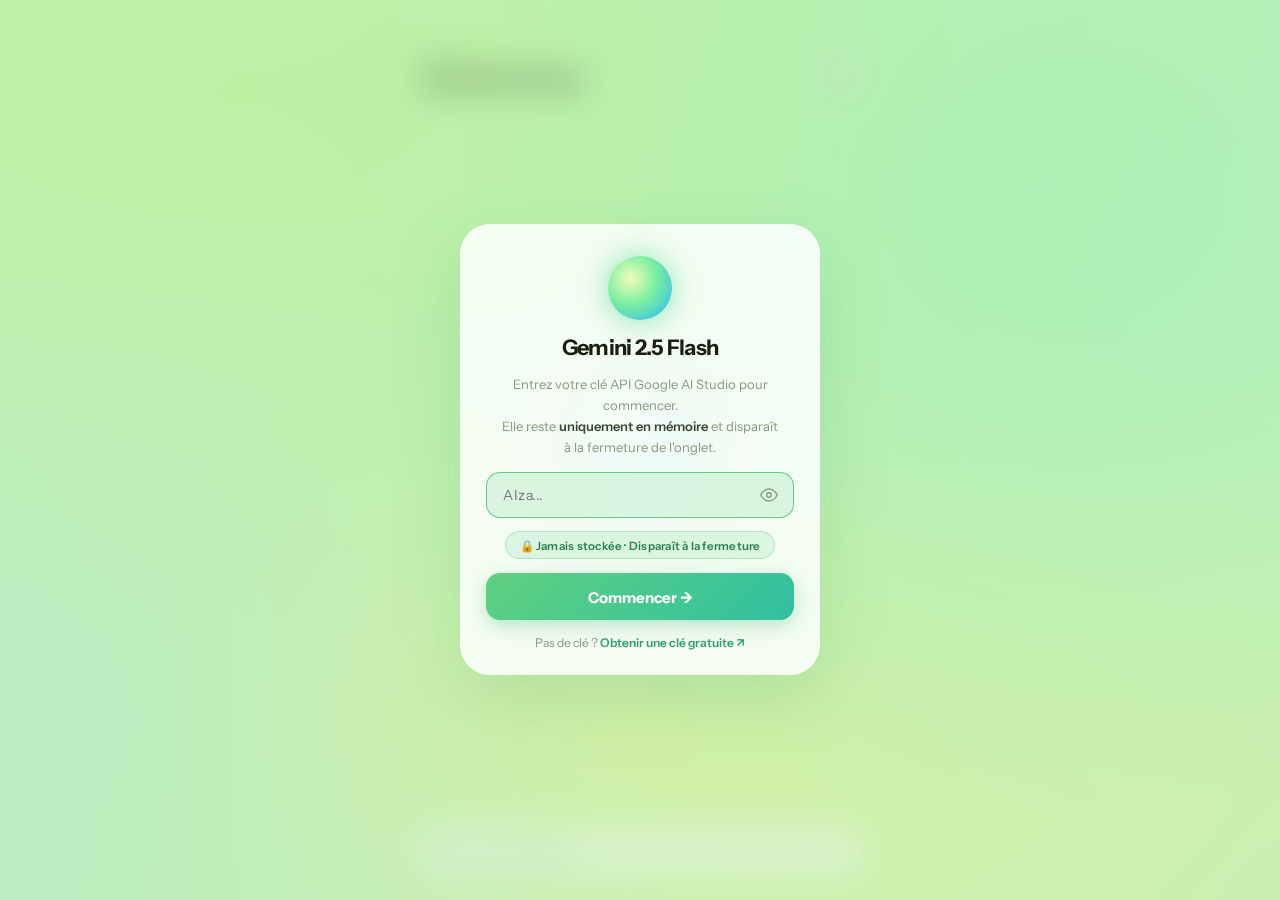
<file: index.html>
<!DOCTYPE html>
<html lang="fr">
<head>
  <meta charset="UTF-8"/>
  <meta name="viewport" content="width=device-width, initial-scale=1.0, viewport-fit=cover"/>
  <title>Gemini Chat</title>
  <link rel="preconnect" href="https://fonts.googleapis.com">
  <link href="https://fonts.googleapis.com/css2?family=Instrument+Sans:wght@400;500;600;700&display=swap" rel="stylesheet">
  <style>
    *, *::before, *::after { box-sizing: border-box; margin: 0; padding: 0; }

    :root {
      --text-dark:  #1a2010;
      --text-mid:   #3a4830;
      --text-muted: #8a9880;
      --send-blue:  #4facfe;
      --send-blue2: #00f2fe;
      --danger:     #f05050;
      --font: 'Instrument Sans', sans-serif;

      /* animation tuning */
      --orb-slow: 14s;
      --orb-mid: 8s;
      --orb-fast: 3.2s;
    }

    html, body {
      height: 100%; height: 100dvh;
      font-family: var(--font);
      overflow: hidden;
      background: #d4f5c0;
    }

    /* ── Fond animé ── */
    #bg {
      position: fixed; inset: 0; z-index: 0;
      background:
        radial-gradient(ellipse 80% 60% at 20% 10%, #c8f5a0cc, transparent),
        radial-gradient(ellipse 60% 70% at 80% 20%, #a0f5c8cc, transparent),
        radial-gradient(ellipse 70% 50% at 50% 80%, #f0f5a0bb, transparent),
        radial-gradient(ellipse 50% 60% at 10% 80%, #a8eef0bb, transparent);
      background-color: #d8f5c0;
      animation: bgShift 12s ease-in-out infinite alternate;
    }
    @keyframes bgShift {
      0%   { filter: hue-rotate(0deg)   brightness(1); }
      50%  { filter: hue-rotate(12deg)  brightness(1.04); }
      100% { filter: hue-rotate(-8deg)  brightness(.97); }
    }

    /* ── Shell principal ── */
    #app {
      position: relative; z-index: 1;
      display: flex; flex-direction: column;
      height: 100%; height: 100dvh;
      max-width: 480px; margin: 0 auto;
    }

    /* ── Header ── */
    header {
      display: flex; align-items: center; justify-content: space-between;
      padding: 52px 22px 14px;
      padding-top: max(52px, env(safe-area-inset-top, 52px));
      flex-shrink: 0;
    }
    .header-title { display: flex; flex-direction: column; gap: 1px; }
    .header-greeting { font-size: 13px; color: var(--text-muted); font-weight: 500; }
    .header-name { font-size: 22px; font-weight: 700; color: var(--text-dark); letter-spacing: -.03em; line-height: 1.1; }
    .header-actions { display: flex; gap: 8px; }
    .icon-btn {
      width: 38px; height: 38px; border-radius: 50%;
      background: rgba(255,255,255,.55); backdrop-filter: blur(10px);
      border: none; cursor: pointer;
      display: flex; align-items: center; justify-content: center;
      font-size: 16px; transition: all .2s;
      box-shadow: 0 2px 10px rgba(100,180,100,.15);
    }
    .icon-btn:hover { background: rgba(255,255,255,.8); transform: scale(1.08); }

    /* ── Zone messages ── */
    #messages {
      flex: 1;
      overflow-y: auto;
      overflow-x: hidden;   /* jamais de scroll horizontal sur la zone entière */
      padding: 10px 16px 12px;
      display: flex; flex-direction: column; gap: 10px;
      -webkit-overflow-scrolling: touch;
      /* Empêche les enfants de forcer un dépassement horizontal */
      min-width: 0;
      width: 100%;
    }
    #messages::-webkit-scrollbar { display: none; }

    /* ── État vide ── */
    #empty-state {
      flex: 1; display: flex; flex-direction: column;
      align-items: center; justify-content: center;
      gap: 16px; padding: 20px; text-align: center; min-height: 200px;
    }

    /* ===== IMPROVED ORB — static =====
       plus de profondeur : anneaux, rotation, hue shift & pulse
    */
    .orb-static {
      width: 130px; height: 130px; border-radius: 50%;
      position: relative;
      background: radial-gradient(circle at 34% 32%, #fffde6 0%, #baffe0 22%, #49cdeb 60%, #7a82ff 100%);
      box-shadow:
        0 6px 40px rgba(60,220,140,.20),
        0 0 90px rgba(80,200,200,.15),
        inset 0 -10px 30px rgba(0,0,0,.06);
      transform-origin: center;
      overflow: visible;
      /* combinaison d'animations : translation lente, rotation douce, teinte cyclique, pulsation d'intensité */
      animation:
        orbFloat 6.2s ease-in-out infinite,
        orbSlowRotate var(--orb-slow) linear infinite,
        orbHue var(--orb-mid) ease-in-out infinite;
    }
    .orb-static::before,
    .orb-static::after {
      content: '';
      position: absolute;
      inset: -14px;
      border-radius: 50%;
      pointer-events: none;
      mix-blend-mode: screen;
    }
    /* halo flou animé (lumière) */
    .orb-static::before {
      background: radial-gradient(circle at 36% 36%, rgba(180,255,200,.45), rgba(80,200,220,.18) 30%, transparent 55%);
      filter: blur(18px);
      opacity: .9;
      transform: scale(.98);
      animation: haloPulse 6.2s ease-in-out infinite;
    }
    /* anneau conique rotatif pour donner du mouvement */
    .orb-static::after {
      background: conic-gradient(from 0deg, rgba(255,255,255,.08), rgba(80,200,140,.06), rgba(120,180,250,.04), rgba(255,255,255,.02));
      filter: blur(6px) saturate(1.1);
      opacity: .85;
      transform: rotate(0deg) scale(1);
      animation: ringRotate 14s linear infinite;
    }

    @keyframes orbFloat {
      0%   { transform: translateY(0)    translateX(0)    scale(1); }
      25%  { transform: translateY(-8px) translateX(3px)  scale(1.02); }
      50%  { transform: translateY(-12px) translateX(-4px) scale(1.04); }
      75%  { transform: translateY(-8px) translateX(2px)   scale(1.02); }
      100% { transform: translateY(0)    translateX(0)    scale(1); }
    }
    @keyframes orbSlowRotate {
      from { transform: rotate(0deg); }
      to   { transform: rotate(360deg); }
    }
    @keyframes orbHue {
      0%   { filter: hue-rotate(0deg)  saturate(1); }
      50%  { filter: hue-rotate(12deg) saturate(1.08) brightness(1.03); }
      100% { filter: hue-rotate(-6deg) saturate(.98) brightness(.99); }
    }
    @keyframes haloPulse {
      0%   { opacity: .85; transform: scale(.98); }
      50%  { opacity: 1;    transform: scale(1.06); }
      100% { opacity: .85; transform: scale(.98); }
    }
    @keyframes ringRotate {
      from { transform: rotate(0deg) scale(1); }
      to   { transform: rotate(360deg) scale(1); }
    }

    .empty-text { font-size: 15px; color: var(--text-mid); font-weight: 500; opacity: .7; }

    /* ── Bulles de message ── */
    .msg {
      display: flex; flex-direction: column; gap: 3px;
      /* Limité à la largeur du conteneur parent (messages) */
      min-width: 0;
      animation: popIn .22s cubic-bezier(.34,1.56,.64,1);
    }
    @keyframes popIn {
      from { opacity: 0; transform: scale(.94) translateY(6px); }
      to   { opacity: 1; transform: scale(1)   translateY(0); }
    }

    /* Utilisateur : bulle à droite, max 78% de largeur */
    .msg.user {
      align-self: flex-end;
      align-items: flex-end;
      max-width: 78%;
    }

    /* Gemini : bulle pleine largeur pour les longues réponses */
    .msg.gemini {
      align-self: stretch;       /* prend toute la largeur disponible */
      align-items: flex-start;
      max-width: 100%;
    }

    .bubble {
      padding: 11px 15px;
      border-radius: 20px;
      font-size: 14.5px;
      line-height: 1.6;
      /* Empêche le texte de déborder */
      word-break: break-word;
      overflow-wrap: anywhere;
      /* Empêche la bulle de dépasser le conteneur */
      min-width: 0;
      max-width: 100%;
    }
    .msg.user .bubble {
      background: rgba(255,255,255,.72); backdrop-filter: blur(14px);
      border-bottom-right-radius: 5px; color: var(--text-dark);
      box-shadow: 0 2px 14px rgba(100,200,120,.18);
    }
    .msg.gemini .bubble {
      background: rgba(255,255,255,.45); backdrop-filter: blur(14px);
      border-bottom-left-radius: 5px; color: var(--text-dark);
      box-shadow: 0 2px 12px rgba(100,200,150,.12);
    }
    .msg-label {
      font-size: 10.5px; color: var(--text-muted);
      font-weight: 600; letter-spacing: .05em;
      padding: 0 4px; text-transform: uppercase;
    }

    /* Aperçu image dans la bulle */
    .bubble img.preview {
      max-width: 100%; max-height: 220px; border-radius: 12px;
      display: block; margin-bottom: 8px; object-fit: cover;
    }
    /* Badge fichier dans la bulle */
    .file-badge {
      display: inline-flex; align-items: center; gap: 6px;
      background: rgba(100,180,120,.18); border: 1px solid rgba(80,160,100,.25);
      border-radius: 10px; padding: 6px 12px;
      font-size: 12px; color: var(--text-mid); margin-bottom: 6px;
      /* Empêche le badge de déborder */
      max-width: 100%; overflow: hidden; text-overflow: ellipsis; white-space: nowrap;
    }

    /* ── Rendu Markdown ── */
    .bubble code {
      background: rgba(80,180,100,.15); padding: 1px 5px;
      border-radius: 5px; font-family: 'Courier New', monospace;
      font-size: 12.5px; color: #2a6a40;
      /* Autoriser le retour à la ligne dans le code inline */
      word-break: break-all;
    }
    .bubble pre {
      background: rgba(0,0,0,.07); border-radius: 10px;
      padding: 12px;
      /* CRITIQUE : scroll horizontal sur les blocs de code, jamais overflow */
      overflow-x: auto;
      -webkit-overflow-scrolling: touch;
      margin: 8px 0; font-size: 12px;
      /* Empêche le pre de forcer la largeur de la bulle */
      max-width: 100%;
      white-space: pre;          /* respecter les indentations */
    }
    .bubble pre code {
      background: none; padding: 0; color: #1a4a2a;
      word-break: normal;        /* dans un pre, ne pas casser les mots */
      white-space: pre;
    }
    .bubble strong { font-weight: 700; }
    .bubble em { color: #3a7050; }
    .bubble h1 { font-size: 1.15em; font-weight: 700; margin: 10px 0 5px; }
    .bubble h2 { font-size: 1.05em; font-weight: 700; margin: 8px 0 4px; }
    .bubble h3 { font-size: 1em;    font-weight: 700; margin: 6px 0 3px; }
    .bubble ul, .bubble ol { padding-left: 16px; margin: 4px 0; }
    .bubble li { margin: 3px 0; line-height: 1.5; }

    /* ===== IMPROVED ORB — thinking (big center orb) =====
       plus d'ampleur : pulsatation rapide + anneaux rotatifs + micro particules via pseudo-element
    */
    #orb-screen {
      display: none; flex-direction: column;
      align-items: center; justify-content: center;
      flex: 1; gap: 20px;
    }
    #orb-screen.active { display: flex; }
    .orb-thinking {
      width: 160px; height: 160px; border-radius: 50%;
      position: relative;
      background: radial-gradient(circle at 36% 34%, #fffef0 0%, #c8ffd0 20%, #60f0b0 48%, #70a0ff 100%);
      box-shadow:
        0 10px 80px rgba(80,230,160,.32),
        0 0 200px rgba(80,200,220,.28),
        inset 0 -18px 50px rgba(0,0,0,.08);
      overflow: visible;
      animation:
        orbPulse 2.6s ease-in-out infinite,
        thinkingRotate calc(var(--orb-slow) * 0.9) linear infinite,
        thinkingGlow 6s ease-in-out infinite;
      transform-origin: center;
    }
    .orb-thinking::before,
    .orb-thinking::after {
      content: '';
      position: absolute;
      border-radius: 50%;
      pointer-events: none;
      mix-blend-mode: screen;
    }
    /* grand halo */
    .orb-thinking::before {
      inset: -30px;
      background: radial-gradient(circle at 40% 38%, rgba(140,255,190,.55), rgba(80,200,220,.28) 30%, transparent 60%);
      filter: blur(30px);
      opacity: .95;
      animation: bigHaloBeat 6s ease-in-out infinite;
    }
    /* anneau interne fin qui tourne vite */
    .orb-thinking::after {
      inset: -8px;
      background: conic-gradient(from 90deg, rgba(255,255,255,.06), rgba(60,200,150,.06), rgba(120,160,250,.05));
      filter: blur(8px);
      animation: ringSpin 9s linear infinite;
      opacity: .85;
    }

    @keyframes orbPulse {
      0%   { transform: scale(1); filter: drop-shadow(0 10px 60px rgba(80,200,160,.22)); }
      50%  { transform: scale(1.08); filter: drop-shadow(0 18px 100px rgba(80,220,170,.36)); }
      100% { transform: scale(1); filter: drop-shadow(0 10px 60px rgba(80,200,160,.22)); }
    }
    @keyframes thinkingRotate {
      from { transform: rotate(0deg); }
      to   { transform: rotate(-360deg); }
    }
    @keyframes thinkingGlow {
      0%   { filter: hue-rotate(0deg) brightness(1); }
      50%  { filter: hue-rotate(10deg) brightness(1.05); }
      100% { filter: hue-rotate(0deg) brightness(1); }
    }
    @keyframes bigHaloBeat {
      0%   { transform: scale(.98); opacity:.92; }
      50%  { transform: scale(1.06); opacity:1; }
      100% { transform: scale(.98); opacity:.92; }
    }
    @keyframes ringSpin {
      from { transform: rotate(0deg) }
      to   { transform: rotate(360deg) }
    }

    .orb-label { font-size: 14px; color: var(--text-mid); font-weight: 500; animation: blink 1.5s ease-in-out infinite; }
    @keyframes blink { 0%,100% { opacity: .5; } 50% { opacity: 1; } }

    /* ── Message d'erreur ── */
    .error-msg {
      align-self: center;
      background: rgba(255,100,100,.15); backdrop-filter: blur(10px);
      border: 1px solid rgba(255,100,100,.3); color: #c03030;
      font-size: 13px; padding: 10px 16px; border-radius: 14px;
      max-width: 90%; text-align: center;
    }

    /* ── Chips fichiers en attente ── */
    #pending-files {
      display: none; flex-wrap: wrap; gap: 8px;
      padding: 8px 14px 0; flex-shrink: 0;
    }
    #pending-files.has-files { display: flex; }
    .pending-chip {
      display: flex; align-items: center; gap: 6px;
      background: rgba(255,255,255,.7); backdrop-filter: blur(10px);
      border: 1px solid rgba(100,180,120,.3);
      border-radius: 20px; padding: 5px 10px 5px 8px;
      font-size: 12px; font-weight: 600; color: var(--text-mid);
      animation: popIn .2s ease;
    }
    .pending-chip img { width: 32px; height: 32px; border-radius: 6px; object-fit: cover; }
    .chip-remove {
      background: none; border: none; cursor: pointer;
      color: var(--text-muted); font-size: 14px; line-height: 1;
      padding: 0 2px; transition: color .15s;
    }
    .chip-remove:hover { color: var(--danger); }
    .chip-progress {
      display: inline-block; width: 14px; height: 14px;
      border: 2px solid rgba(100,180,120,.3); border-top-color: #50c080;
      border-radius: 50%; animation: spin .7s linear infinite; flex-shrink: 0;
    }
    @keyframes spin { to { transform: rotate(360deg); } }

    /* ── Zone de saisie — animations focus/blur ── */
    #input-wrap {
      flex-shrink: 0;
      padding: 10px 14px;
      padding-bottom: max(22px, env(safe-area-inset-bottom, 22px));
    }

    /* État repos : pill compacte */
    #input-card {
      background: rgba(255,255,255,.62);
      backdrop-filter: blur(20px);
      -webkit-backdrop-filter: blur(20px);
      border-radius: 50px;                       /* pill */
      box-shadow:
        0 2px 12px rgba(100,180,120,.12),
        0 1px 2px rgba(255,255,255,.7) inset;
      overflow: hidden;
      /* Transition principale sur border-radius + shadow */
      transition:
        border-radius .38s cubic-bezier(.34,1.3,.64,1),
        box-shadow    .38s cubic-bezier(.34,1.3,.64,1),
        background    .3s ease;
      will-change: border-radius, box-shadow;
    }

    /* État focus : card étendue, coins plus carrés */
    #input-card.expanded {
      border-radius: 24px;
      background: rgba(255,255,255,.82);
      box-shadow:
        0 8px 40px rgba(80,180,120,.22),
        0 1px 3px rgba(255,255,255,.9) inset,
        0 0 0 1.5px rgba(100,210,140,.35);
    }

    /* Ligne de texte */
    #user-input {
      width: 100%; background: transparent; border: none; outline: none;
      padding: 14px 18px;
      font-family: var(--font); font-size: 15px; color: var(--text-dark);
      resize: none; line-height: 1.5; display: block;
      /* Hauteur animée : min au repos, max au focus */
      max-height: 120px;
      transition: padding .32s ease;
    }
    #user-input::placeholder {
      color: var(--text-muted);
      transition: opacity .2s ease;
    }

    /* Divider invisible au repos, visible au focus */
    .input-divider {
      height: 1px;
      background: rgba(100,180,100,.18);
      margin: 0 16px;
      transform: scaleX(0);
      transform-origin: center;
      opacity: 0;
      transition: transform .35s cubic-bezier(.34,1.4,.64,1) .05s, opacity .25s ease .05s;
    }
    #input-card.expanded .input-divider {
      transform: scaleX(1);
      opacity: 1;
    }

    /* Barre d'actions : cachée au repos */
    #input-actions {
      display: flex; align-items: center;
      padding: 0 14px;
      gap: 14px;
      max-height: 0;
      overflow: hidden;
      opacity: 0;
      transition:
        max-height .38s cubic-bezier(.34,1.3,.64,1),
        padding    .38s cubic-bezier(.34,1.3,.64,1),
        opacity    .25s ease;
    }
    #input-card.expanded #input-actions {
      max-height: 60px;
      padding: 6px 14px 12px;
      opacity: 1;
    }

    .action-icons { display: flex; gap: 14px; flex: 1; align-items: center; }

    /* Chaque icône entre en stagger */
    .action-btn {
      opacity: 0;
      transform: translateY(6px) scale(.85);
      transition:
        opacity   .22s ease,
        transform .28s cubic-bezier(.34,1.5,.64,1),
        background .18s ease;
    }
    #input-card.expanded .action-btn {
      opacity: 1;
      transform: translateY(0) scale(1);
    }
    /* Stagger sur chaque bouton d'action */
    #input-card.expanded .action-btn:nth-child(1) { transition-delay: .08s; }
    #input-card.expanded .action-btn:nth-child(2) { transition-delay: .13s; }
    #input-card.expanded .action-btn:nth-child(3) { transition-delay: .18s; }

    /* Bouton envoyer : entre avec un léger rebond */
    #send-btn {
      opacity: 0;
      transform: scale(.6) rotate(-20deg);
      transition:
        opacity   .25s ease .14s,
        transform .32s cubic-bezier(.34,1.6,.64,1) .14s,
        box-shadow .2s ease;
    }
    #input-card.expanded #send-btn {
      opacity: 1;
      transform: scale(1) rotate(0deg);
    }

    /* Boutons d'action de l'input */
    .action-btn {
      display: flex; align-items: center; justify-content: center;
      width: 34px; height: 34px; border-radius: 50%;
      background: none; border: none; cursor: pointer;
      position: relative;
      /* Les transitions opacity/transform sont gérées par les états expanded */
    }
    .action-btn svg { width: 20px; height: 20px; stroke: var(--text-muted); fill: none; transition: stroke .18s; }
    .action-btn:hover { background: rgba(100,180,120,.14); transform: scale(1.12) !important; }
    .action-btn:hover svg { stroke: var(--text-dark); }

    /* État micro actif */
    .action-btn.mic-active { background: rgba(240,80,80,.12); }
    .action-btn.mic-active svg { stroke: var(--danger); }
    .action-btn.mic-active::after {
      content: ''; position: absolute; inset: -3px; border-radius: 50%;
      border: 2px solid rgba(240,80,80,.5);
      animation: micPulse 1s ease-in-out infinite;
    }
    @keyframes micPulse {
      0%,100% { transform: scale(1);   opacity: 1; }
      50%      { transform: scale(1.2); opacity: .5; }
    }

    /* Bouton envoyer — taille et couleur (les animations entrée/sortie sont dans expanded) */
    #send-btn {
      width: 44px; height: 44px; border-radius: 50%; border: none; cursor: pointer;
      background: linear-gradient(135deg, var(--send-blue), var(--send-blue2));
      display: flex; align-items: center; justify-content: center;
      flex-shrink: 0;
      box-shadow: 0 4px 16px rgba(79,172,254,.45);
    }
    #input-card.expanded #send-btn:hover  { transform: scale(1.1) !important; box-shadow: 0 6px 24px rgba(79,172,254,.65); }
    #input-card.expanded #send-btn:active { transform: scale(.94) !important; }
    #send-btn:disabled { opacity: .4; cursor: not-allowed; }

    /* ── Toast ── */
    #toast {
      position: fixed; bottom: 100px; left: 50%;
      transform: translateX(-50%) translateY(10px);
      background: rgba(20,30,20,.88); backdrop-filter: blur(10px);
      color: #d8f5d8; padding: 8px 18px; border-radius: 20px;
      font-size: 13px; font-weight: 500; z-index: 300;
      opacity: 0; transition: all .3s ease; pointer-events: none; white-space: nowrap;
      max-width: calc(100vw - 40px); overflow: hidden; text-overflow: ellipsis;
    }
    #toast.show { opacity: 1; transform: translateX(-50%) translateY(0); }

    /* ── Modal clé API (plein écran, bloquant) ── */
    #modal-overlay {
      display: none; position: fixed; inset: 0;
      background: rgba(160,230,160,.3);
      backdrop-filter: blur(18px); -webkit-backdrop-filter: blur(18px);
      z-index: 200; align-items: center; justify-content: center; padding: 24px;
    }
    #modal-overlay.visible { display: flex; }

    #modal {
      background: rgba(255,255,255,.85); backdrop-filter: blur(24px);
      border-radius: 30px; padding: 32px 26px 26px;
      width: 100%; max-width: 360px;
      display: flex; flex-direction: column; align-items: center;
      gap: 14px; text-align: center;
      box-shadow: 0 24px 70px rgba(60,160,80,.2);
      animation: popIn .3s cubic-bezier(.34,1.56,.64,1);
    }

    /* ===== IMPROVED ORB — modal small orb ===== */
    .modal-orb {
      width: 64px; height: 64px; border-radius: 50%;
      position: relative;
      background: radial-gradient(circle at 35% 35%, #f8ffb8, #79f0a0 45%, #45c8e0 80%);
      box-shadow: 0 0 30px rgba(80,220,150,.5), 0 6px 24px rgba(50,180,110,.12);
      animation: orbFloat 4.2s ease-in-out infinite, modalRing 9s linear infinite, modalHue 7s ease-in-out infinite;
      flex-shrink: 0;
      overflow: visible;
    }
    .modal-orb::before {
      content: '';
      position: absolute;
      inset: -10px;
      border-radius: 50%;
      background: radial-gradient(circle at 35% 35%, rgba(255,255,255,.12), rgba(60,200,150,.06), transparent 45%);
      filter: blur(12px);
      animation: modalHalo 4.2s ease-in-out infinite;
    }
    @keyframes modalRing {
      from { transform: rotate(0deg) }
      to   { transform: rotate(360deg) }
    }
    @keyframes modalHue {
      0% { filter: hue-rotate(0deg); }
      50% { filter: hue-rotate(8deg) brightness(1.02); }
      100% { filter: hue-rotate(0deg); }
    }
    @keyframes modalHalo {
      0% { opacity: .9; transform: scale(.98); }
      50% { opacity: 1; transform: scale(1.05); }
      100% { opacity: .9; transform: scale(.98); }
    }

    .modal-orb { animation-timing-function: cubic-bezier(.2,.9,.1,1); }

    #modal h2 { font-size: 1.35rem; font-weight: 700; color: var(--text-dark); letter-spacing: -.03em; }
    .modal-sub { font-size: 13px; color: var(--text-muted); line-height: 1.6; max-width: 280px; }
    .modal-sub strong { color: var(--text-mid); font-weight: 600; }

    .modal-input-wrap { width: 100%; position: relative; display: flex; align-items: center; }
    #modal-input {
      width: 100%; background: rgba(200,240,210,.45);
      border: 1.5px solid rgba(100,200,130,.4); border-radius: 14px;
      padding: 13px 44px 13px 16px; font-family: var(--font);
      font-size: 14px; color: var(--text-dark); outline: none;
      transition: border-color .2s; letter-spacing: .04em;
    }
    #modal-input:focus { border-color: rgba(60,180,100,.7); background: rgba(200,240,210,.6); }

    #modal-toggle-vis {
      position: absolute; right: 12px;
      background: none; border: none; cursor: pointer;
      color: var(--text-muted); padding: 4px; transition: color .18s;
      display: flex; align-items: center;
    }
    #modal-toggle-vis:hover { color: var(--text-dark); }
    #modal-toggle-vis svg { transition: opacity .2s; }

    .security-badge {
      background: rgba(80,200,120,.15); border: 1px solid rgba(80,200,120,.3);
      border-radius: 20px; padding: 6px 14px;
      font-size: 11.5px; font-weight: 600; color: #2a8050; letter-spacing: .02em;
    }
    #modal-save {
      width: 100%; background: linear-gradient(135deg, #60d080, #30c0a0);
      border: none; border-radius: 14px; padding: 14px;
      font-family: var(--font); font-size: 15px; font-weight: 700;
      color: #fff; cursor: pointer;
      box-shadow: 0 6px 20px rgba(60,180,120,.35); transition: all .2s;
    }
    #modal-save:hover  { filter: brightness(1.08); transform: translateY(-1px); }
    #modal-save:active { transform: translateY(0); }

    .modal-link { font-size: 12px; color: var(--text-muted); }
    .modal-link a { color: #30a070; text-decoration: none; font-weight: 600; }
    .modal-link a:hover { text-decoration: underline; }

    /* Inputs fichiers (cachés) */
    #file-img-input, #file-doc-input { display: none; }
  </style>
</head>
<body>

<div id="bg"></div>

<div id="app">
  <header>
    <div class="header-title">
      <span class="header-greeting">Bonjour 👋</span>
      <span class="header-name">Gemini 2.5 Flash</span>
    </div>
    <div class="header-actions">
      <button class="icon-btn" id="clear-btn" title="Effacer la conversation">🗑</button>
    </div>
  </header>

  <div id="messages">
    <div id="empty-state">
      <div class="orb-static"></div>
      <p class="empty-text">Qu'est-ce qui vous préoccupe ?</p>
    </div>
  </div>

  <div id="orb-screen">
    <div class="orb-thinking"></div>
    <span class="orb-label">Gemini réfléchit…</span>
  </div>

  <div id="pending-files"></div>

  <div id="input-wrap">
    <div id="input-card">
      <textarea id="user-input" rows="1" placeholder="Posez votre question…"></textarea>
      <div class="input-divider"></div>
      <div id="input-actions">
        <div class="action-icons">

          <button class="action-btn" id="btn-img" title="Envoyer une image">
            <svg viewBox="0 0 24 24" stroke-width="1.8">
              <rect x="3" y="3" width="18" height="18" rx="3"/>
              <circle cx="8.5" cy="8.5" r="1.5"/>
              <polyline points="21 15 16 10 5 21"/>
            </svg>
          </button>

          <button class="action-btn" id="btn-doc" title="Envoyer un document">
            <svg viewBox="0 0 24 24" stroke-width="1.8">
              <path d="M14 2H6a2 2 0 0 0-2 2v16a2 2 0 0 0 2 2h12a2 2 0 0 0 2-2V8z"/>
              <polyline points="14 2 14 8 20 8"/>
              <line x1="8" y1="13" x2="16" y2="13"/>
              <line x1="8" y1="17" x2="12" y2="17"/>
            </svg>
          </button>

          <button class="action-btn" id="btn-mic" title="Dictée vocale">
            <svg viewBox="0 0 24 24" stroke-width="1.8">
              <rect x="9" y="2" width="6" height="11" rx="3"/>
              <path d="M5 10a7 7 0 0 0 14 0"/>
              <line x1="12" y1="19" x2="12" y2="23"/>
              <line x1="8"  y1="23" x2="16" y2="23"/>
            </svg>
          </button>

        </div>
        <button id="send-btn" title="Envoyer">
          <svg width="18" height="18" viewBox="0 0 24 24" fill="none"
               stroke="white" stroke-width="2.5" stroke-linecap="round" stroke-linejoin="round">
            <line x1="12" y1="19" x2="12" y2="5"/>
            <polyline points="5 12 12 5 19 12"/>
          </svg>
        </button>
      </div>
    </div>
  </div>
</div>

<!-- Inputs fichiers cachés, hors du #app pour éviter tout layout shift -->
<input type="file" id="file-img-input" accept="image/jpeg,image/png,image/gif,image/webp"/>
<input type="file" id="file-doc-input" accept="application/pdf,text/plain,text/markdown,text/html,text/csv"/>

<div id="toast"></div>

<!-- Modal clé API — bloquant, aucune fermeture sans clé valide -->
<div id="modal-overlay">
  <div id="modal">
    <div class="modal-orb"></div>
    <h2>Gemini 2.5 Flash</h2>
    <p class="modal-sub">
      Entrez votre clé API Google AI Studio pour commencer.<br>
      Elle reste <strong>uniquement en mémoire</strong> et disparaît à la fermeture de l'onglet.
    </p>
    <div class="modal-input-wrap">
      <input id="modal-input" type="password" placeholder="AIza..." autocomplete="off" spellcheck="false"/>
      <button id="modal-toggle-vis" type="button" title="Afficher / masquer la clé">
        <svg id="eye-icon" viewBox="0 0 24 24" fill="none" stroke="currentColor"
             stroke-width="1.8" width="18" height="18">
          <path d="M1 12s4-8 11-8 11 8 11 8-4 8-11 8-11-8-11-8z"/>
          <circle cx="12" cy="12" r="3"/>
        </svg>
      </button>
    </div>
    <div class="security-badge">🔒 Jamais stockée · Disparaît à la fermeture</div>
    <button id="modal-save">Commencer →</button>
    <p class="modal-link">
      Pas de clé ?
      <a href="https://aistudio.google.com/app/apikey" target="_blank" rel="noopener noreferrer">
        Obtenir une clé gratuite ↗
      </a>
    </p>
  </div>
</div>

<script>
'use strict';
// ═══════════════════════════════════════════════════════════════════════════════
// CONSTANTES
// ═══════════════════════════════════════════════════════════════════════════════

const GENERATE_URL = 'https://generativelanguage.googleapis.com/v1beta/models/gemini-2.5-flash:generateContent';
const UPLOAD_URL   = 'https://generativelanguage.googleapis.com/upload/v1beta/files';
const LS_KEY_HST   = 'gemini_history';

// ═══════════════════════════════════════════════════════════════════════════════
// ÉTAT — clé API JAMAIS persistée, uniquement en RAM
// ═══════════════════════════════════════════════════════════════════════════════

let apiKey      = '';   // En mémoire uniquement
let history     = JSON.parse(localStorage.getItem(LS_KEY_HST) || '[]');
let pendingFiles = [];  // { type, name, mimeType, base64?, objectUrl?, fileUri?, uploading? }
let recognition  = null;
let isListening  = false;

// ═══════════════════════════════════════════════════════════════════════════════
// RÉFÉRENCES DOM (toutes vérifiées à l'init)
// ═══════════════════════════════════════════════════════════════════════════════

const $messages     = document.getElementById('messages');
const $emptyState   = document.getElementById('empty-state');
const $orbScreen    = document.getElementById('orb-screen');
const $input        = document.getElementById('user-input');
const $sendBtn      = document.getElementById('send-btn');
const $pendingWrap  = document.getElementById('pending-files');
const $modalOverlay = document.getElementById('modal-overlay');
const $modalInput   = document.getElementById('modal-input');
const $modalSave    = document.getElementById('modal-save');
const $modalToggle  = document.getElementById('modal-toggle-vis');
const $eyeIcon      = document.getElementById('eye-icon');
const $btnMic       = document.getElementById('btn-mic');
const $btnImg       = document.getElementById('btn-img');
const $btnDoc       = document.getElementById('btn-doc');
const $fileImgIn    = document.getElementById('file-img-input');
const $fileDocIn    = document.getElementById('file-doc-input');
const $clearBtn     = document.getElementById('clear-btn');
const $toast        = document.getElementById('toast');

// ═══════════════════════════════════════════════════════════════════════════════
// INIT
// ═══════════════════════════════════════════════════════════════════════════════

function init() {
  // Montrer le modal immédiatement — l'app est inutilisable sans clé
  openModal();

  // Restaurer l'historique visuel (mais on demandera quand même la clé)
  restoreHistory();

  // Auto-resize du textarea
  $input.addEventListener('input', resizeTextarea);
}

const $inputCard = document.getElementById('input-card');

function resizeTextarea() {
  $input.style.height = 'auto';
  $input.style.height = Math.min($input.scrollHeight, 120) + 'px';
}

// ── Animation focus/blur de la barre ─────────────────────────────────────────

function expandInput() {
  $inputCard.classList.add('expanded');
}

function collapseInput() {
  // Ne replier que si le champ est vide ET qu'on n'est pas en train d'écrire
  if ($input.value.trim() === '' && document.activeElement !== $input) {
    $inputCard.classList.remove('expanded');
  }
}

$input.addEventListener('focus', expandInput);

$input.addEventListener('blur', () => {
  // Petit délai pour laisser le temps aux clics sur les boutons d'action de s'exécuter
  setTimeout(collapseInput, 180);
});

// Garder expanded si on clique sur les boutons de la barre
document.getElementById('input-card').addEventListener('mousedown', (e) => {
  // Empêcher le blur si clic sur la card (hors textarea)
  if (e.target !== $input) e.preventDefault();
});

// ═══════════════════════════════════════════════════════════════════════════════
// MODAL CLÉ API
// ═══════════════════════════════════════════════════════════════════════════════

function openModal() {
  // Ne jamais pré-remplir le champ — la clé ne doit pas être récupérable
  $modalInput.value = '';
  $modalInput.type  = 'password';
  $eyeIcon.style.opacity = '1';
  $modalOverlay.classList.add('visible');
  setTimeout(() => $modalInput.focus(), 100);
}

function saveKey() {
  const v = $modalInput.value.trim();
  if (!v) {
    // Animation de secousse si champ vide
    $modalInput.style.borderColor = 'rgba(240,80,80,.7)';
    $modalInput.animate(
      [{ transform: 'translateX(-5px)' }, { transform: 'translateX(5px)' }, { transform: 'translateX(0)' }],
      { duration: 200, iterations: 3 }
    );
    return;
  }

  // Stocker en RAM uniquement
  apiKey = v;

  // Effacer immédiatement le champ du DOM (bonne pratique sécurité)
  $modalInput.value = '';

  // Fermer le modal
  $modalOverlay.classList.remove('visible');
}

// Toggle visibilité de la clé
$modalToggle.addEventListener('click', () => {
  const isHidden = $modalInput.type === 'password';
  $modalInput.type       = isHidden ? 'text' : 'password';
  $eyeIcon.style.opacity = isHidden ? '.35' : '1';
  $modalInput.focus();
});

$modalSave.addEventListener('click', saveKey);
$modalInput.addEventListener('keydown', e => { if (e.key === 'Enter') saveKey(); });

// ═══════════════════════════════════════════════════════════════════════════════
// TOAST
// ═══════════════════════════════════════════════════════════════════════════════

let toastTimer;
function showToast(msg, duration = 3000) {
  clearTimeout(toastTimer);
  $toast.textContent = msg;
  $toast.classList.add('show');
  toastTimer = setTimeout(() => $toast.classList.remove('show'), duration);
}

// ═══════════════════════════════════════════════════════════════════════════════
// DICTÉE VOCALE — Web Speech API
// ═══════════════════════════════════════════════════════════════════════════════

function initSpeech() {
  const SR = window.SpeechRecognition || window.webkitSpeechRecognition;
  if (!SR) { showToast('⚠️ Dictée non supportée sur ce navigateur (Chrome recommandé)'); return null; }

  const r = new SR();
  r.lang            = 'fr-FR';
  r.continuous      = false;  // Un segment à la fois
  r.interimResults  = true;   // Résultats partiels en temps réel

  let baseText = ''; // Texte présent dans l'input avant le démarrage

  r.onstart = () => {
    isListening = true;
    $btnMic.classList.add('mic-active');
    baseText = $input.value; // Conserver le texte déjà saisi
    showToast('🎤 Dictée en cours… parlez maintenant', 60000);
  };

  r.onresult = (e) => {
    let interim = '';
    let newFinal = '';
    for (let i = e.resultIndex; i < e.results.length; i++) {
      const t = e.results[i][0].transcript;
      if (e.results[i].isFinal) newFinal += t;
      else interim = t;
    }
    // Accumuler les résultats finaux dans baseText
    if (newFinal) baseText = (baseText + ' ' + newFinal).trimStart();
    $input.value = baseText + (interim ? ' ' + interim : '');
    resizeTextarea();
  };

  r.onerror = (e) => {
    const msgs = {
      'not-allowed': '⚠️ Permission micro refusée — vérifiez les paramètres du navigateur',
      'no-speech':   '⚠️ Aucune parole détectée',
      'network':     '⚠️ Erreur réseau pendant la dictée',
      'aborted':     '',  // Arrêt volontaire, pas besoin de toast
    };
    const msg = msgs[e.error];
    if (msg === undefined) showToast(`⚠️ Erreur dictée : ${e.error}`);
    else if (msg) showToast(msg);
    stopSpeech();
  };

  r.onend = () => {
    stopSpeech();
    // FIX bug #5 : réinitialiser l'instance pour permettre un redémarrage propre
    recognition = null;
  };

  return r;
}

function toggleSpeech() {
  if (isListening) {
    recognition?.stop();
    return;
  }
  // Toujours créer une nouvelle instance (évite les erreurs sur instance terminée)
  recognition = initSpeech();
  if (!recognition) return;
  try {
    recognition.start();
  } catch (e) {
    showToast('⚠️ Impossible de démarrer la dictée');
    recognition = null;
  }
}

function stopSpeech() {
  isListening = false;
  $btnMic.classList.remove('mic-active');
  $toast.classList.remove('show');
}

$btnMic.addEventListener('click', toggleSpeech);

// ═══════════════════════════════════════════════════════════════════════════════
// SÉLECTION DE FICHIERS
// ═══════════════════════════════════════════════════════════════════════════════

$btnImg.addEventListener('click', () => $fileImgIn.click());
$btnDoc.addEventListener('click', () => {
  if (!apiKey) { openModal(); return; }
  $fileDocIn.click();
});

// Image → encodage base64, envoi via inline_data (pas de Files API nécessaire)
$fileImgIn.addEventListener('change', async (e) => {
  const file = e.target.files[0];
  if (!file) return;
  $fileImgIn.value = ''; // Reset pour permettre re-sélection du même fichier

  if (file.size > 18 * 1024 * 1024) {
    showToast('⚠️ Image trop grande (max 18 Mo)');
    return;
  }

  try {
    const base64    = await toBase64(file);
    const objectUrl = URL.createObjectURL(file);
    const entry     = { type: 'image', name: file.name, mimeType: file.type, base64, objectUrl };
    pendingFiles.push(entry);
    renderPendingChip(entry);
    showToast(`🖼 ${file.name} ajoutée`);
  } catch {
    showToast('⚠️ Impossible de lire ce fichier image');
  }
});

// Document → upload via Files API (resumable, 2 étapes)
$fileDocIn.addEventListener('change', async (e) => {
  const file = e.target.files[0];
  if (!file) return;
  $fileDocIn.value = '';

  if (file.size > 50 * 1024 * 1024) {
    showToast('⚠️ Fichier trop grand (max 50 Mo)');
    return;
  }

  const entry  = { type: 'file', name: file.name, mimeType: file.type, fileUri: null, uploading: true };
  pendingFiles.push(entry);
  const chipEl = renderPendingChip(entry);
  showToast(`📤 Upload de « ${file.name} »…`, 30000);

  try {
    entry.fileUri   = await uploadToFilesAPI(file);
    entry.uploading = false;
    // Remplacer le spinner par ✅
    const spinner = chipEl.querySelector('.chip-progress');
    if (spinner) spinner.replaceWith(Object.assign(document.createElement('span'), { textContent: '✅' }));
    showToast(`✅ « ${file.name} » prêt`);
  } catch (err) {
    pendingFiles = pendingFiles.filter(f => f !== entry);
    chipEl.remove();
    if (!$pendingWrap.children.length) $pendingWrap.classList.remove('has-files');
    showToast(`⚠️ Échec upload : ${err.message}`);
  }
});

// ═══════════════════════════════════════════════════════════════════════════════
// FILES API — upload resumable (protocole officiel Google, 2 étapes)
// ═══════════════════════════════════════════════════════════════════════════════

async function uploadToFilesAPI(file) {
  // Étape 1 : initiation → récupération de l'URL de session
  const initRes = await fetch(`${UPLOAD_URL}?uploadType=resumable&key=${apiKey}`, {
    method: 'POST',
    headers: {
      'X-Goog-Upload-Protocol':              'resumable',
      'X-Goog-Upload-Command':               'start',
      'X-Goog-Upload-Header-Content-Length': String(file.size),
      'X-Goog-Upload-Header-Content-Type':   file.type,
      'Content-Type':                        'application/json',
    },
    body: JSON.stringify({ file: { display_name: file.name } }),
  });

  if (!initRes.ok) {
    const err = await initRes.json().catch(() => ({}));
    throw new Error(err?.error?.message || `Init upload — HTTP ${initRes.status}`);
  }

  const sessionUrl = initRes.headers.get('X-Goog-Upload-URL');
  if (!sessionUrl) throw new Error('URL de session resumable manquante dans la réponse');

  // Étape 2 : envoi des données du fichier
  const uploadRes = await fetch(sessionUrl, {
    method: 'POST',
    headers: {
      'Content-Length':        String(file.size),
      'X-Goog-Upload-Offset':  '0',
      'X-Goog-Upload-Command': 'upload, finalize',
    },
    body: file,
  });

  if (!uploadRes.ok) {
    const err = await uploadRes.json().catch(() => ({}));
    throw new Error(err?.error?.message || `Upload — HTTP ${uploadRes.status}`);
  }

  const data = await uploadRes.json();
  const uri  = data?.file?.uri;
  if (!uri) throw new Error('URI du fichier absente dans la réponse Files API');
  return uri;
}

// ═══════════════════════════════════════════════════════════════════════════════
// CHIPS FICHIERS EN ATTENTE
// ═══════════════════════════════════════════════════════════════════════════════

function renderPendingChip(entry) {
  $pendingWrap.classList.add('has-files');
  const chip = document.createElement('div');
  chip.className = 'pending-chip';

  const label = entry.name.length > 20 ? entry.name.slice(0, 20) + '…' : entry.name;

  if (entry.type === 'image') {
    const img  = document.createElement('img');
    img.src    = entry.objectUrl;
    img.alt    = entry.name;
    const span = document.createElement('span');
    span.textContent = label;
    chip.append(img, span, makeRemoveBtn(entry, chip));
  } else {
    const icon    = document.createElement('span');
    icon.textContent = '📄';
    const span    = document.createElement('span');
    span.textContent = label;
    const spinner = document.createElement('span');
    spinner.className = 'chip-progress';
    chip.append(icon, span, spinner, makeRemoveBtn(entry, chip));
  }

  $pendingWrap.appendChild(chip);
  return chip;
}

function makeRemoveBtn(entry, chip) {
  const btn = document.createElement('button');
  btn.className   = 'chip-remove';
  btn.title       = 'Retirer';
  btn.textContent = '✕';
  btn.addEventListener('click', () => {
    pendingFiles = pendingFiles.filter(f => f !== entry);
    chip.remove();
    if (!$pendingWrap.children.length) $pendingWrap.classList.remove('has-files');
    if (entry.objectUrl) URL.revokeObjectURL(entry.objectUrl);
  });
  return btn;
}

// ═══════════════════════════════════════════════════════════════════════════════
// ENVOI DU MESSAGE
// ═══════════════════════════════════════════════════════════════════════════════

$input.addEventListener('keydown', e => {
  if (e.key === 'Enter' && !e.shiftKey) { e.preventDefault(); sendMessage(); }
});
$sendBtn.addEventListener('click', sendMessage);

async function sendMessage() {
  const text = $input.value.trim();
  if (!text && pendingFiles.length === 0) return;

  // Redemander la clé si elle a disparu (rechargement ou vidée)
  if (!apiKey) { openModal(); return; }

  // Bloquer l'envoi si un upload est encore en cours
  if (pendingFiles.some(f => f.uploading)) {
    showToast('⏳ Upload en cours, patientez…');
    return;
  }

  // Snapshot & reset UI
  const filesToSend = [...pendingFiles];
  pendingFiles = [];
  $pendingWrap.innerHTML = '';
  $pendingWrap.classList.remove('has-files');
  $input.value = '';
  $input.style.height = 'auto';
  $sendBtn.disabled = true;

  // Construire les parts multimodales pour l'API
  const parts = [];
  for (const f of filesToSend) {
    if (f.type === 'image') {
      parts.push({ inline_data: { mime_type: f.mimeType, data: f.base64 } });
      if (f.objectUrl) URL.revokeObjectURL(f.objectUrl);
    } else if (f.type === 'file' && f.fileUri) {
      parts.push({ file_data: { mime_type: f.mimeType, file_uri: f.fileUri } });
    }
  }
  // Texte toujours en dernier (recommandation Google pour le multimodal)
  if (text) {
    parts.push({ text });
  } else if (filesToSend.some(f => f.type === 'image')) {
    parts.push({ text: 'Décris et analyse cette image en détail.' });
  } else {
    parts.push({ text: 'Analyse et résume ce document.' });
  }

  // Afficher le message utilisateur dans l'UI
  appendMessage('user', text, filesToSend);

  // FIX bug #3 : construire l'historique API AVANT d'y ajouter le message courant
  // pour éviter le doublon. On envoie history (messages précédents) + le message actuel.
  const apiContents = [
    ...history,                    // Historique existant
    { role: 'user', parts }        // Message actuel (parts complets avec fichiers)
  ];

  // Sauvegarder dans l'historique de session (texte uniquement, pas les binaires)
  const histParts = parts.filter(p => p.text || p.file_data); // Exclure inline_data (trop lourd)
  if (!histParts.length) histParts.push({ text: text || '[fichier]' });
  history.push({ role: 'user', parts: histParts });

  showOrb(true);

  try {
    const answer = await callAPI(apiContents);
    showOrb(false);
    appendMessage('gemini', answer);
    history.push({ role: 'model', parts: [{ text: answer }] });
    saveHistory();
  } catch (err) {
    showOrb(false);
    appendError(err.message);
    // Retirer le dernier message de l'historique si l'appel a échoué
    history.pop();
  } finally {
    $sendBtn.disabled = false;
    $input.focus();
    expandInput(); // Garder la barre ouverte après envoi
  }
}

// ═══════════════════════════════════════════════════════════════════════════════
// APPEL API GEMINI
// ═══════════════════════════════════════════════════════════════════════════════

async function callAPI(contents) {
  const res = await fetch(`${GENERATE_URL}?key=${apiKey}`, {
    method: 'POST',
    headers: { 'Content-Type': 'application/json' },
    body: JSON.stringify({
      contents,
      generationConfig: { temperature: 1, maxOutputTokens: 8192 }
    }),
  });

  if (!res.ok) {
    const err = await res.json().catch(() => ({}));
    // Si la clé est invalide, redemander
    if (res.status === 400 || res.status === 401 || res.status === 403) {
      apiKey = '';
      setTimeout(openModal, 400);
    }
    throw new Error(err?.error?.message || `Erreur HTTP ${res.status}`);
  }

  const data = await res.json();
  const txt  = data?.candidates?.[0]?.content?.parts?.[0]?.text;
  if (!txt) throw new Error('Réponse vide ou format inattendu de l\'API.');
  return txt;
}

// ═══════════════════════════════════════════════════════════════════════════════
// AFFICHAGE DES MESSAGES
// ═══════════════════════════════════════════════════════════════════════════════

function appendMessage(role, text, files = []) {
  if ($emptyState) $emptyState.style.display = 'none';

  const $msg = document.createElement('div');
  $msg.className = `msg ${role}`;

  // Label
  const $label = document.createElement('span');
  $label.className   = 'msg-label';
  $label.textContent = role === 'user' ? 'Vous' : 'Gemini';

  // Bulle
  const $bubble = document.createElement('div');
  $bubble.className = 'bubble';

  // Aperçus des fichiers joints
  for (const f of files) {
    if (f.type === 'image' && f.objectUrl) {
      const img     = document.createElement('img');
      img.className = 'preview';
      img.src       = f.objectUrl;
      img.alt       = f.name;
      $bubble.appendChild(img);
    } else if (f.type === 'file') {
      const badge     = document.createElement('div');
      badge.className = 'file-badge';
      badge.textContent = (f.mimeType === 'application/pdf' ? '📄 ' : '📝 ') + f.name;
      $bubble.appendChild(badge);
    }
  }

  // Texte
  if (text) {
    const textNode = document.createElement('div');
    if (role === 'gemini') {
      textNode.innerHTML = renderMarkdown(text);
    } else {
      // Texte utilisateur : échapper l'HTML, convertir les sauts de ligne
      textNode.innerHTML = escapeHtml(text).replace(/\n/g, '<br>');
    }
    $bubble.appendChild(textNode);
  }

  $msg.append($label, $bubble);
  $messages.appendChild($msg);
  requestAnimationFrame(() => { $messages.scrollTop = $messages.scrollHeight; });
}

function appendError(msg) {
  const $el       = document.createElement('div');
  $el.className   = 'error-msg';
  $el.textContent = `⚠️ ${msg}`;
  $messages.appendChild($el);
  $messages.scrollTop = $messages.scrollHeight;
}

// ═══════════════════════════════════════════════════════════════════════════════
// ORBE DE CHARGEMENT
// ═══════════════════════════════════════════════════════════════════════════════

function showOrb(active) {
  $messages.style.display = active ? 'none' : '';
  $orbScreen.classList.toggle('active', active);
}

// ═══════════════════════════════════════════════════════════════════════════════
// RENDU MARKDOWN SIMPLIFIÉ
// ═══════════════════════════════════════════════════════════════════════════════

function renderMarkdown(text) {
  return text
    // Blocs de code (avant tout le reste pour éviter les faux positifs)
    .replace(/```(\w*)\n?([\s\S]*?)```/g, (_, _lang, code) =>
      `<pre><code>${escapeHtml(code.trim())}</code></pre>`)
    // Code inline
    .replace(/`([^`\n]+)`/g, (_, c) => `<code>${escapeHtml(c)}</code>`)
    // Titres
    .replace(/^### (.+)$/gm, '<h3>$1</h3>')
    .replace(/^## (.+)$/gm,  '<h2>$1</h2>')
    .replace(/^# (.+)$/gm,   '<h1>$1</h1>')
    // Gras et italique
    .replace(/\*\*(.+?)\*\*/g, '<strong>$1</strong>')
    .replace(/\*(.+?)\*/g,     '<em>$1</em>')
    // Listes
    .replace(/^[*\-] (.+)$/gm, '<li>$1</li>')
    .replace(/(<li>.*?<\/li>\n?)+/gs, match => `<ul>${match}</ul>`)
    // Sauts de ligne (hors blocs block-level)
    .replace(/\n(?!<\/?(?:pre|ul|h[1-3]|li))/g, '<br>');
}

function escapeHtml(s) {
  return String(s)
    .replace(/&/g, '&amp;')
    .replace(/</g, '&lt;')
    .replace(/>/g, '&gt;')
    .replace(/"/g, '&quot;');
}

// ═══════════════════════════════════════════════════════════════════════════════
// HISTORIQUE
// ═══════════════════════════════════════════════════════════════════════════════

function saveHistory() {
  try {
    localStorage.setItem(LS_KEY_HST, JSON.stringify(history));
  } catch {
    // localStorage plein — on continue sans planter
    showToast('⚠️ Historique non sauvegardé (stockage plein)');
  }
}

function restoreHistory() {
  if (!history.length) return;
  if ($emptyState) $emptyState.style.display = 'none';
  for (const entry of history) {
    const role = entry.role === 'model' ? 'gemini' : 'user';
    // FIX bug #4 : chercher le premier part de type texte (pas inline_data)
    const textPart = entry.parts?.find(p => typeof p.text === 'string');
    appendMessage(role, textPart?.text || '');
  }
}

// ═══════════════════════════════════════════════════════════════════════════════
// UTILITAIRES
// ═══════════════════════════════════════════════════════════════════════════════

function toBase64(file) {
  return new Promise((resolve, reject) => {
    const reader    = new FileReader();
    reader.onload   = () => resolve(reader.result.split(',')[1]);
    reader.onerror  = () => reject(new Error('Lecture du fichier échouée'));
    reader.readAsDataURL(file);
  });
}

// ═══════════════════════════════════════════════════════════════════════════════
// CLEAR
// ═══════════════════════════════════════════════════════════════════════════════

$clearBtn.addEventListener('click', () => {
  if (!confirm('Effacer toute la conversation ?')) return;
  history = [];
  localStorage.removeItem(LS_KEY_HST);
  pendingFiles = [];
  $pendingWrap.innerHTML = '';
  $pendingWrap.classList.remove('has-files');
  $messages.innerHTML = '';
  // Remettre l'état vide
  const es  = document.createElement('div');
  es.id     = 'empty-state';
  const orb = document.createElement('div');
  orb.className = 'orb-static';
  const p   = document.createElement('p');
  p.className   = 'empty-text';
  p.textContent = "Qu'est-ce qui vous préoccupe ?";
  es.append(orb, p);
  $messages.appendChild(es);
});

// ═══════════════════════════════════════════════════════════════════════════════
// START
// ═══════════════════════════════════════════════════════════════════════════════

init();
</script>
</body>
</html>
</file>
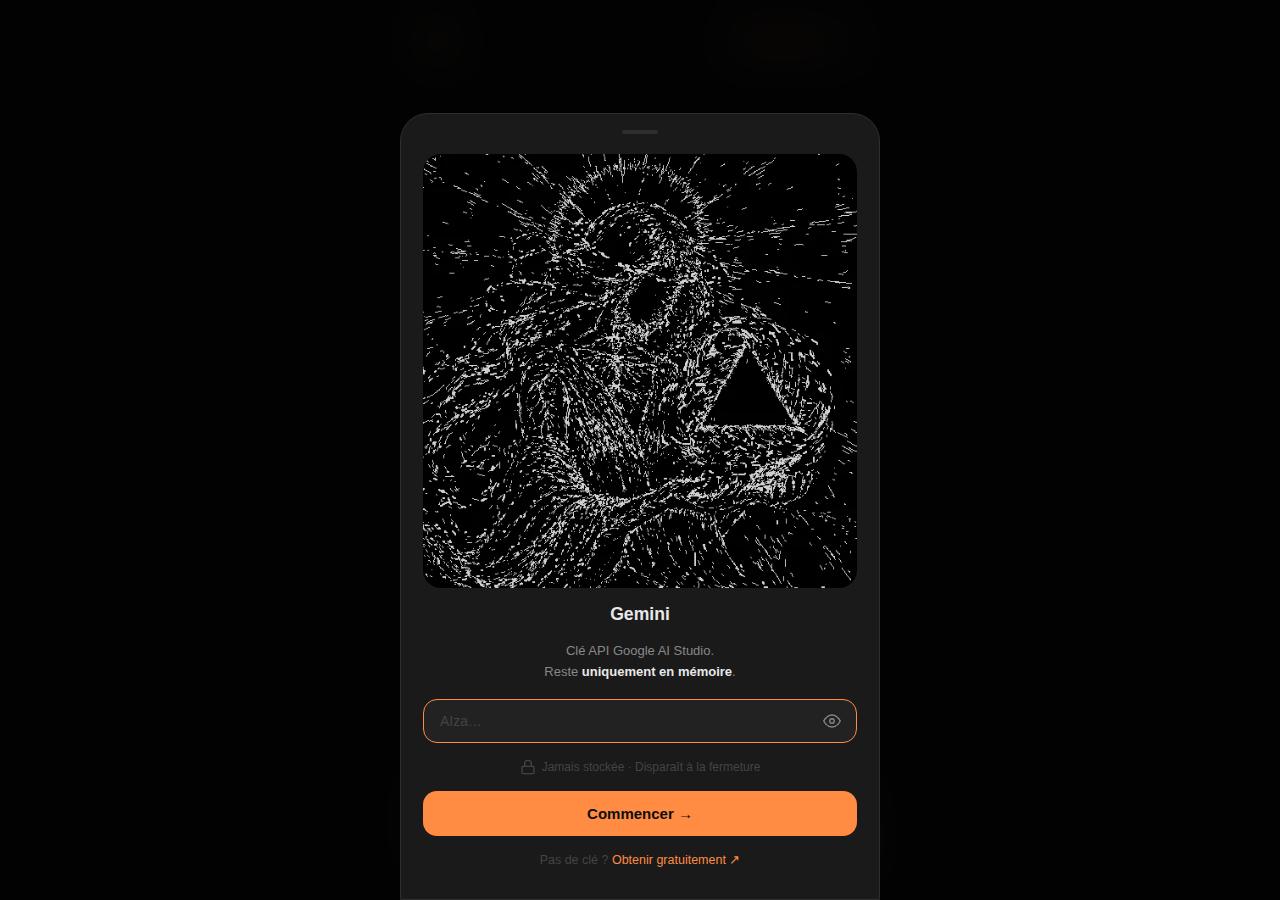
<file: Index.html>
<!DOCTYPE html>
<html lang="fr">
<head>
<meta charset="UTF-8"/>
<meta name="viewport" content="width=device-width,initial-scale=1,viewport-fit=cover"/>
<title>Gemini</title>
<style>
*,*::before,*::after{box-sizing:border-box;margin:0;padding:0;-webkit-tap-highlight-color:transparent}
:root{
  --bg:#0d0d0d;
  --surface:#1a1a1a;
  --surface2:#222;
  --border:#2e2e2e;
  --text:#e8e8e8;
  --text-mid:#888;
  --text-dim:#444;
  --accent:#FF8C42;
  --sans:-apple-system,BlinkMacSystemFont,'Segoe UI',sans-serif;
}
html,body{height:100%;width:100%;background:var(--bg);color:var(--text);font-family:var(--sans);overflow:hidden}
#app{width:100%;max-width:480px;margin:0 auto;height:100dvh;display:flex;flex-direction:column;position:relative;overflow:hidden;background:var(--bg)}

/* ══ VUE HOME ══ */
#view-home{display:flex;flex-direction:column;height:100%;transition:opacity .35s cubic-bezier(.4,0,.2,1),transform .35s cubic-bezier(.4,0,.2,1)}
#view-home.hidden{opacity:0;pointer-events:none;transform:translateY(-12px) scale(.97)}

.home-header{
  display:flex;align-items:center;justify-content:space-between;
  padding:max(22px,env(safe-area-inset-top,22px)) 18px 14px;
  flex-shrink:0;
}
.hdr-logo{
  width:38px;height:38px;border-radius:50%;
  background:var(--surface2);border:1px solid var(--border);
  display:flex;align-items:center;justify-content:center;
  cursor:pointer;transition:background .18s;position:relative;
}
.hdr-logo:hover{background:#2a2a2a}
.hdr-logo svg{width:22px;height:22px}
.hdr-logo.has-inst::after{content:'';position:absolute;top:2px;right:2px;width:8px;height:8px;border-radius:50%;background:var(--accent);border:2px solid var(--bg)}

.hdr-center{
  background:var(--surface);border:1px solid var(--border);
  border-radius:999px;padding:8px 16px;
  display:flex;align-items:center;gap:7px;cursor:pointer;
  transition:background .18s;
}
.hdr-center:hover{background:var(--surface2)}
.hdr-center-text{font-size:13.5px;font-weight:600;color:var(--accent)}
.hdr-center svg{width:13px;height:13px;stroke:var(--accent);fill:none;stroke-width:2.2;stroke-linecap:round}

.home-body{flex:1}

.bar-area{flex-shrink:0;padding:10px 14px max(28px,env(safe-area-inset-bottom,28px))}

.perp-bar{
  background:var(--surface);
  border:1px solid var(--border);
  border-radius:26px;
  overflow:visible;
  transition:border-color .2s,border-radius .25s;
}
.perp-bar:focus-within{border-color:#3d3d3d}

.bar-row{display:flex;align-items:flex-start;padding:14px 16px 8px;gap:8px}
.bar-ta{
  flex:1;background:transparent;border:none;outline:none;
  font-family:var(--sans);font-size:15.5px;color:var(--text);
  resize:none;max-height:130px;line-height:1.5;min-height:24px;
}
.bar-ta::placeholder{color:var(--text-mid)}

.bar-foot{
  display:flex;align-items:center;justify-content:space-between;
  padding:0 10px 10px;
}
.bar-foot-left{display:flex;gap:2px}
.bar-foot-right{display:flex;align-items:center;gap:6px}

.bb{
  width:42px;height:42px;border-radius:50%;border:none;
  background:transparent;
  display:flex;align-items:center;justify-content:center;
  cursor:pointer;color:var(--text-mid);
  transition:background .18s,color .18s,transform .12s;
}
.bb:hover{background:var(--surface2);color:var(--text)}
.bb:active{transform:scale(.9)}
.bb svg{width:20px;height:20px;stroke:currentColor;fill:none;stroke-width:1.9;stroke-linecap:round;stroke-linejoin:round}
.bb.mic-active{color:#e05050}
.bb.mic-active::after{content:'';position:absolute;inset:-3px;border-radius:50%;border:1.5px solid rgba(224,80,80,.4);animation:micRing 1s ease-in-out infinite}
@keyframes micRing{0%,100%{transform:scale(1);opacity:1}50%{transform:scale(1.18);opacity:.3}}

.bb-voice{
  width:42px;height:42px;border-radius:50%;border:none;
  background:var(--accent);flex-shrink:0;
  display:flex;align-items:center;justify-content:center;
  cursor:pointer;
  transition:transform .12s,box-shadow .3s;
  box-shadow:0 0 0 0 rgba(255,140,66,.4);
}
.bb-voice:hover{transform:scale(1.07)}
.bb-voice:active{transform:scale(.91)}
.bb-voice.mic-active{animation:voicePulse 1.2s ease-in-out infinite}
@keyframes voicePulse{0%,100%{box-shadow:0 0 0 0 rgba(255,140,66,.5)}50%{box-shadow:0 0 0 12px rgba(255,140,66,0)}}
.bb-voice svg{width:20px;height:20px;stroke:#0d0d0d;fill:none;stroke-width:2.1;stroke-linecap:round;stroke-linejoin:round}

.bb-send{
  width:42px;height:42px;border-radius:50%;border:none;
  background:var(--accent);flex-shrink:0;
  display:flex;align-items:center;justify-content:center;
  cursor:pointer;
  opacity:0;transform:scale(.35) rotate(-15deg);pointer-events:none;
  transition:opacity .22s ease,transform .28s cubic-bezier(.34,1.7,.64,1);
  position:absolute;
}
.bb-send.show{opacity:1;transform:none;pointer-events:auto;position:relative}
.bb-send:hover{filter:brightness(1.1);transform:scale(1.07)!important}
.bb-send:active{transform:scale(.91)!important}
.bb-send svg{width:20px;height:20px;stroke:#0d0d0d;fill:none;stroke-width:2.5;stroke-linecap:round;stroke-linejoin:round}

.voice-wrap{position:relative;width:42px;height:42px;flex-shrink:0}
.voice-wrap .bb-voice,.voice-wrap .bb-send{position:absolute;top:0;left:0}
.voice-wrap .bb-send.show{position:relative}

#view-chat{
  display:none;
  position:fixed;
  top:0;left:0;right:0;bottom:0;
  flex-direction:column;
  background:var(--bg);
  z-index:50;
  animation:viewIn .38s cubic-bezier(.4,0,.2,1);
}
#view-chat.active{display:flex}

#chat-body{
  flex:1;
  position:relative;
  overflow:hidden;
  min-height:0;
}

.chat-header{
  display:flex;align-items:center;justify-content:space-between;
  padding:max(16px,env(safe-area-inset-top)) 16px 12px;
  flex-shrink:0;
  border-bottom:1px solid var(--border);
  background:var(--bg);
}
.chat-back{width:36px;height:36px;border-radius:50%;background:none;border:none;cursor:pointer;display:flex;align-items:center;justify-content:center;color:var(--text-mid);transition:background .18s,color .18s}
.chat-back:hover{background:var(--surface2);color:var(--text)}
.chat-back svg{width:20px;height:20px;stroke:currentColor;fill:none;stroke-width:2.2;stroke-linecap:round;stroke-linejoin:round}
.chat-title{text-align:center}
.chat-title-name{font-size:15px;font-weight:700;color:var(--text)}
.chat-title-sub{font-size:11px;color:var(--text-mid);margin-top:1px}

/* ══ MESSAGES : start from top ══ */
#messages{
  position:absolute;inset:0;
  overflow-y:auto;
  overflow-x:hidden;
  padding:16px 14px 8px;
  display:flex;
  flex-direction:column;
  justify-content:flex-start;
  align-items:stretch;
  gap:18px;
  -webkit-overflow-scrolling:touch;
}
#messages::-webkit-scrollbar{display:none}
.msg{display:flex;flex-direction:column;gap:4px}
.msg.user{align-items:flex-end}
.msg.gemini{align-items:flex-start}
.msg-label{font-size:10.5px;font-weight:600;color:var(--text-dim);padding:0 4px;letter-spacing:.06em;text-transform:uppercase}
.bubble{max-width:82%;padding:11px 15px;border-radius:20px;font-size:14.5px;line-height:1.65;color:var(--text)}
.msg.user .bubble{background:var(--surface2);border:1px solid var(--border);border-bottom-right-radius:5px}
.msg.gemini .bubble{background:transparent;padding:4px 0;max-width:100%}
.bubble pre{background:var(--surface2);border:1px solid var(--border);border-radius:12px;padding:12px 14px;overflow-x:auto;font-size:12.5px;margin:8px 0}
.bubble code{background:var(--surface2);border:1px solid var(--border);border-radius:5px;padding:1px 5px;font-size:12.5px}
.bubble pre code{background:none;border:none;padding:0}
.bubble h1,.bubble h2,.bubble h3{margin:10px 0 5px;color:var(--text)}
.bubble img.preview{max-width:200px;max-height:200px;border-radius:12px;display:block;margin-bottom:6px}
.file-badge{display:inline-flex;align-items:center;gap:6px;background:var(--surface2);border:1px solid var(--border);border-radius:10px;padding:5px 10px;font-size:12px;color:var(--text-mid);margin-bottom:6px}
.error-msg{text-align:center;font-size:13px;color:#e05050;background:rgba(224,80,80,.08);border:1px solid rgba(224,80,80,.18);border-radius:12px;padding:10px 14px}

#orb-screen{
  display:none;position:absolute;inset:0;
  flex-direction:column;align-items:center;justify-content:center;
  gap:12px;background:var(--bg);z-index:5;
}
#orb-screen.active{display:flex}
.thinking-text{font-size:14px;font-weight:500;background:linear-gradient(90deg,var(--text-mid),var(--accent),var(--text-mid));background-size:200% auto;-webkit-background-clip:text;-webkit-text-fill-color:transparent;animation:shimmer 2s linear infinite}
@keyframes shimmer{0%{background-position:200% center}100%{background-position:-200% center}}
.thinking-dots{display:flex;gap:5px}
.thinking-dots span{width:5px;height:5px;border-radius:50%;background:var(--accent);animation:dotPulse 1.4s ease-in-out infinite}
.thinking-dots span:nth-child(2){animation-delay:.2s}
.thinking-dots span:nth-child(3){animation-delay:.4s}
@keyframes dotPulse{0%,80%,100%{transform:scale(.6);opacity:.3}40%{transform:scale(1.1);opacity:1}}

#pending-files{display:none;flex-wrap:wrap;gap:7px;padding:6px 14px 0;flex-shrink:0}
#pending-files.has-files{display:flex}
.pending-chip{display:flex;align-items:center;gap:6px;background:rgba(255,140,66,.1);border:1px solid rgba(255,140,66,.2);border-radius:16px;padding:5px 10px 5px 7px;font-size:12px;font-weight:500;color:var(--accent);animation:fadeUp .2s ease}
@keyframes fadeUp{from{opacity:0;transform:translateY(4px)}to{opacity:1;transform:none}}
.pending-chip img{width:26px;height:26px;border-radius:5px;object-fit:cover}
.chip-remove{background:none;border:none;cursor:pointer;color:var(--text-dim);font-size:13px;padding:0 2px}
.chip-remove:hover{color:#e05050}
.chip-progress{display:inline-block;width:12px;height:12px;border:2px solid rgba(255,140,66,.25);border-top-color:var(--accent);border-radius:50%;animation:spin .7s linear infinite}
@keyframes spin{to{transform:rotate(360deg)}}

#toast{position:fixed;bottom:120px;left:50%;transform:translateX(-50%) translateY(8px);background:rgba(26,26,26,.97);backdrop-filter:blur(16px);color:var(--text);padding:9px 18px;border-radius:20px;font-size:13px;font-weight:500;z-index:400;border:1px solid var(--border);opacity:0;transition:all .3s cubic-bezier(.34,1.3,.64,1);pointer-events:none;white-space:nowrap;max-width:calc(100vw - 40px)}
#toast.show{opacity:1;transform:translateX(-50%) translateY(0)}

.overlay{display:none;position:fixed;inset:0;background:rgba(0,0,0,.8);backdrop-filter:blur(22px);-webkit-backdrop-filter:blur(22px);z-index:200;align-items:flex-end;justify-content:center}
.overlay.visible{display:flex}
.sheet{background:#1a1a1a;border:1px solid var(--border);border-radius:28px 28px 0 0;padding:8px 22px max(32px,env(safe-area-inset-bottom,32px));width:100%;max-width:480px;display:flex;flex-direction:column;gap:16px;animation:sheetUp .32s cubic-bezier(.34,1.4,.64,1)}
@keyframes sheetUp{from{transform:translateY(100%)}to{transform:translateY(0)}}
.sheet-handle{width:36px;height:4px;border-radius:2px;background:var(--border);margin:8px auto 4px}
.sheet h2,.sheet h3{font-size:1.1rem;font-weight:700;color:var(--text);text-align:center}
.sheet-sub{font-size:13px;color:var(--text-mid);text-align:center;line-height:1.6}
.api-wrap{width:100%;position:relative;display:flex;align-items:center}
.api-input{width:100%;padding:13px 46px 13px 16px;background:var(--surface2);border:1.5px solid var(--border);border-radius:14px;font-family:var(--sans);font-size:14px;color:var(--text);outline:none;transition:border-color .2s}
.api-input:focus{border-color:var(--accent)}
.api-input::placeholder{color:var(--text-dim)}
.eye-btn{position:absolute;right:12px;background:none;border:none;cursor:pointer;color:var(--text-mid);display:flex;padding:4px}
.eye-btn:hover{color:var(--text)}
.sec-badge{font-size:12px;color:var(--text-dim);text-align:center}
.btn-primary{background:var(--accent);border:none;border-radius:14px;padding:14px;font-family:var(--sans);font-size:15px;font-weight:700;color:#0d0d0d;cursor:pointer;transition:filter .2s,transform .15s}
.btn-primary:hover{filter:brightness(1.1);transform:translateY(-1px)}
.sheet-link{font-size:12.5px;color:var(--text-dim);text-align:center}
.sheet-link a{color:var(--accent);text-decoration:none}
#inst-textarea{width:100%;min-height:110px;max-height:200px;background:var(--surface2);border:1.5px solid var(--border);border-radius:14px;padding:12px 14px;font-family:var(--sans);font-size:13.5px;color:var(--text);line-height:1.6;resize:vertical;outline:none;transition:border-color .2s}
#inst-textarea:focus{border-color:var(--accent)}
#inst-textarea::placeholder{color:var(--text-dim)}
.inst-badge{display:flex;align-items:center;gap:6px;font-size:12px;color:var(--text-mid);background:rgba(255,140,66,.08);border:1px solid rgba(255,140,66,.15);border-radius:20px;padding:6px 12px;align-self:center}
.inst-row{display:flex;gap:10px}
.btn-secondary{background:var(--surface2);border:1px solid var(--border);border-radius:14px;padding:13px 18px;font-family:var(--sans);font-size:14px;font-weight:500;color:var(--text-mid);cursor:pointer}
.btn-secondary:hover{background:#2a2a2a}
#file-img-input,#file-doc-input{display:none}

@keyframes viewIn{from{opacity:0;transform:translateY(18px)}to{opacity:1;transform:none}}
@keyframes msgSlideIn{from{opacity:0;transform:translateY(10px) scale(.97)}to{opacity:1;transform:none}}
@keyframes msgSlideRight{from{opacity:0;transform:translateX(14px) scale(.97)}to{opacity:1;transform:none}}

.msg{animation:msgSlideIn .3s cubic-bezier(.34,1.3,.64,1)}
.msg.user{animation:msgSlideRight .3s cubic-bezier(.34,1.3,.64,1)}

.perp-bar{
  transition:border-color .25s ease, box-shadow .3s ease, border-radius .25s ease;
}
.perp-bar:focus-within{
  border-color:#3a3a3a;
  box-shadow:0 0 0 1px rgba(255,140,66,.08), 0 8px 32px rgba(0,0,0,.4);
}

.home-header{animation:fadeDown .4s cubic-bezier(.4,0,.2,1)}
@keyframes fadeDown{from{opacity:0;transform:translateY(-8px)}to{opacity:1;transform:none}}

.bar-area{animation:barUp .45s cubic-bezier(.34,1.2,.64,1)}
@keyframes barUp{from{opacity:0;transform:translateY(22px)}to{opacity:1;transform:none}}

.msg.gemini .bubble{animation:geminiIn .4s cubic-bezier(.4,0,.2,1)}
@keyframes geminiIn{from{opacity:0;transform:translateX(-8px)}to{opacity:1;transform:none}}

.pending-chip{animation:chipPop .28s cubic-bezier(.34,1.7,.64,1)}
@keyframes chipPop{from{opacity:0;transform:scale(.7)}to{opacity:1;transform:none}}

#orb-screen.active{animation:orbIn .3s ease}
@keyframes orbIn{from{opacity:0;transform:scale(.95)}to{opacity:1;transform:none}}

.bb-send{transition:opacity .22s ease,transform .32s cubic-bezier(.34,1.9,.64,1),filter .2s}
.bb-send.show{transform:scale(1) rotate(0deg)!important}

.bb-voice{transition:transform .22s cubic-bezier(.34,1.6,.64,1),box-shadow .3s,filter .2s}
.bb-voice:hover{transform:scale(1.1)!important;filter:brightness(1.1)}

.chat-header{animation:fadeDown .35s cubic-bezier(.4,0,.2,1)}

.hdr-logo{transition:background .18s,transform .3s cubic-bezier(.34,1.6,.64,1)}
.hdr-logo:active{transform:rotate(30deg) scale(.9)}

.overlay{transition:background .3s ease}
.overlay.visible{animation:overlayIn .25s ease}
@keyframes overlayIn{from{opacity:0}to{opacity:1}}

.bar-ta{transition:height .15s ease}

.thinking-dots span{width:6px;height:6px;animation:dotBounce 1.2s cubic-bezier(.34,1.7,.64,1) infinite}
@keyframes dotBounce{0%,60%,100%{transform:translateY(0) scale(.7);opacity:.4}30%{transform:translateY(-6px) scale(1.15);opacity:1}}
.thinking-dots span:nth-child(2){animation-delay:.15s}
.thinking-dots span:nth-child(3){animation-delay:.3s}

/* GIF modal */
@keyframes orbFloat{0%,100%{transform:translateY(0) scale(1);filter:brightness(.9)}
50%{transform:translateY(-6px) scale(1.03);filter:brightness(1.05)}}

/* ══ SHEET MODÈLE ══ */
.model-badge-row{
  display:flex;align-items:center;justify-content:center;gap:10px;
  background:var(--surface2);border:1px solid var(--border);
  border-radius:16px;padding:14px 18px;
}
.model-badge-dot{
  width:10px;height:10px;border-radius:50%;
  background:var(--accent);flex-shrink:0;
  box-shadow:0 0 8px var(--accent);
  animation:dotGlow 2s ease-in-out infinite;
}
@keyframes dotGlow{0%,100%{opacity:1}50%{opacity:.4}}
.model-badge-name{font-size:16px;font-weight:700;color:var(--text)}
.model-badge-ver{font-size:12px;color:var(--text-mid);margin-top:1px}

.model-info-grid{display:flex;flex-direction:column;gap:1px;border-radius:16px;overflow:hidden}
.model-info-row{
  display:flex;align-items:center;justify-content:space-between;
  background:var(--surface);
  padding:13px 16px;gap:12px;
}
.model-info-row:first-child{border-radius:16px 16px 0 0}
.model-info-row:last-child{border-radius:0 0 16px 16px}
.model-info-label{font-size:12.5px;color:var(--text-mid);display:flex;align-items:center;gap:8px}
.model-info-label svg{width:15px;height:15px;stroke:var(--text-mid);fill:none;stroke-width:1.8;stroke-linecap:round;stroke-linejoin:round;flex-shrink:0}
.model-info-val{font-size:13px;font-weight:600;color:var(--text);text-align:right}
.model-info-val.accent{color:var(--accent)}

.model-cap-row{display:flex;gap:8px;flex-wrap:wrap}
.model-cap{
  background:var(--surface2);border:1px solid var(--border);
  border-radius:20px;padding:5px 12px;
  font-size:12px;color:var(--text-mid);
  display:flex;align-items:center;gap:5px;
}
.model-cap svg{width:13px;height:13px;stroke:var(--accent);fill:none;stroke-width:2;stroke-linecap:round;stroke-linejoin:round}

/* ══ SHEET MODÈLE ══ */
.model-hero{
  display:flex;flex-direction:column;align-items:center;gap:10px;
  background:var(--surface);border:1px solid var(--border);
  border-radius:18px;padding:20px 16px;
}
.model-hero-icon{
  width:56px;height:56px;border-radius:16px;
  background:linear-gradient(135deg,#FF8C42,#e05a00);
  display:flex;align-items:center;justify-content:center;
  box-shadow:0 4px 20px rgba(255,140,66,.35);
}
.model-hero-icon svg{width:28px;height:28px;stroke:#fff;fill:none;stroke-width:1.8;stroke-linecap:round;stroke-linejoin:round}
.model-hero-name{font-size:19px;font-weight:800;color:var(--text);letter-spacing:-.3px}
.model-hero-id{font-size:11.5px;color:var(--text-mid);font-family:monospace;background:var(--surface2);padding:3px 10px;border-radius:20px;border:1px solid var(--border)}
.model-status{display:flex;align-items:center;gap:6px;font-size:12px;color:#4caf7d;font-weight:600}
.model-status-dot{width:7px;height:7px;border-radius:50%;background:#4caf7d;animation:dotGlow2 2s ease-in-out infinite}
@keyframes dotGlow2{0%,100%{opacity:1;box-shadow:0 0 6px #4caf7d}50%{opacity:.5;box-shadow:none}}

.model-rows{display:flex;flex-direction:column;gap:1px;border-radius:16px;overflow:hidden}
.model-row{
  display:flex;align-items:center;justify-content:space-between;
  background:var(--surface);padding:13px 16px;gap:8px;
}
.model-row-left{display:flex;align-items:center;gap:10px;color:var(--text-mid);font-size:13px}
.model-row-left svg{width:16px;height:16px;stroke:var(--text-mid);fill:none;stroke-width:1.8;stroke-linecap:round;stroke-linejoin:round;flex-shrink:0}
.model-row-right{font-size:13px;font-weight:600;color:var(--text);text-align:right}
.model-row-right.hi{color:var(--accent)}

.model-caps{display:flex;gap:7px;flex-wrap:wrap;padding:2px 0}
.model-cap{
  background:var(--surface2);border:1px solid var(--border);
  border-radius:20px;padding:5px 11px;
  font-size:12px;color:var(--text-mid);
  display:flex;align-items:center;gap:5px;
}
.model-cap svg{width:12px;height:12px;stroke:var(--accent);fill:none;stroke-width:2;stroke-linecap:round;stroke-linejoin:round}


/* ══ MENU CONTEXTUEL + ══ */
#ctx-menu{
  position:fixed;
  background:var(--surface);
  border:1px solid var(--border);
  border-radius:18px;
  padding:6px;
  min-width:200px;
  z-index:500;
  box-shadow:0 8px 32px rgba(0,0,0,.5);
  display:none;
  flex-direction:column;
  gap:2px;
  animation:ctxIn .18s cubic-bezier(.34,1.5,.64,1);
  transform-origin:bottom left;
}
#ctx-menu.open{ display:flex }
@keyframes ctxIn{
  from{opacity:0;transform:scale(.88) translateY(8px)}
  to{opacity:1;transform:none}
}
.ctx-item{
  display:flex;align-items:center;gap:12px;
  padding:11px 14px;border-radius:12px;
  background:none;border:none;
  cursor:pointer;color:var(--text);
  font-family:var(--sans);font-size:14px;font-weight:500;
  text-align:left;width:100%;
  transition:background .15s;
}
.ctx-item:hover{ background:var(--surface2) }
.ctx-item svg{
  width:18px;height:18px;flex-shrink:0;
  stroke:var(--text-mid);fill:none;
  stroke-width:1.8;stroke-linecap:round;stroke-linejoin:round;
}
.ctx-item.danger svg{ stroke:#e05050 }
.ctx-item.danger{ color:#e05050 }

/* Séparateur */
.ctx-sep{ height:1px;background:var(--border);margin:4px 6px }

/* Badge actif sur bouton + */
.bb.plus-active{ color:var(--accent) }
.bb.plus-active svg{ stroke:var(--accent) }

/* Badge raisonnement dans la barre */
#reasoning-badge{
  display:none;
  align-items:center;gap:5px;
  background:rgba(255,140,66,.12);
  border:1px solid rgba(255,140,66,.3);
  border-radius:20px;
  padding:4px 10px;
  font-size:11.5px;font-weight:600;
  color:var(--accent);
  animation:chipPop .25s cubic-bezier(.34,1.7,.64,1);
  flex-shrink:0;
}
#reasoning-badge.on{ display:flex }
#reasoning-badge svg{
  width:12px;height:12px;
  stroke:var(--accent);fill:none;
  stroke-width:2;stroke-linecap:round;stroke-linejoin:round;
}
/* Backdrop invisible pour fermer le menu */
#ctx-backdrop{
  display:none;position:fixed;inset:0;z-index:499;
}
#ctx-backdrop.open{ display:block }

</style>
</head>
<body>
<div id="app">

<!-- ══ HOME ══ -->
<div id="view-home">
  <div class="home-header">
    <div class="hdr-logo" id="btn-settings" title="Instructions">
      <svg viewBox="0 0 24 24" fill="none" stroke="#FF8C42" stroke-width="1.8" stroke-linecap="round" stroke-linejoin="round">
        <circle cx="12" cy="12" r="3"/>
        <path d="M19.4 15a1.65 1.65 0 0 0 .33 1.82l.06.06a2 2 0 0 1-2.83 2.83l-.06-.06a1.65 1.65 0 0 0-1.82-.33 1.65 1.65 0 0 0-1 1.51V21a2 2 0 0 1-4 0v-.09A1.65 1.65 0 0 0 9 19.4a1.65 1.65 0 0 0-1.82.33l-.06.06a2 2 0 0 1-2.83-2.83l.06-.06A1.65 1.65 0 0 0 4.68 15a1.65 1.65 0 0 0-1.51-1H3a2 2 0 0 1 0-4h.09A1.65 1.65 0 0 0 4.6 9a1.65 1.65 0 0 0-.33-1.82l-.06-.06a2 2 0 0 1 2.83-2.83l.06.06A1.65 1.65 0 0 0 9 4.68a1.65 1.65 0 0 0 1-1.51V3a2 2 0 0 1 4 0v.09a1.65 1.65 0 0 0 1 1.51 1.65 1.65 0 0 0 1.82-.33l.06-.06a2 2 0 0 1 2.83 2.83l-.06.06A1.65 1.65 0 0 0 19.4 9a1.65 1.65 0 0 0 1.51 1H21a2 2 0 0 1 0 4h-.09a1.65 1.65 0 0 0-1.51 1z"/>
      </svg>
    </div>
    <div class="hdr-center">
      <span class="hdr-center-text">Gemini Flash</span>
      <svg viewBox="0 0 24 24"><polyline points="6 9 12 15 18 9"/></svg>
    </div>
  </div>

  <div class="home-body"></div>

  <div class="bar-area">
    <div class="perp-bar">
      <div class="bar-row">
        <textarea id="home-input" class="bar-ta" rows="1" placeholder="Posez une question…"></textarea>
      </div>
      <div class="bar-foot">
        <div class="bar-foot-left">
          <button class="bb" id="home-btn-plus" title="Menu" aria-haspopup="true">
            <svg viewBox="0 0 24 24"><line x1="12" y1="5" x2="12" y2="19"/><line x1="5" y1="12" x2="19" y2="12"/></svg>
          </button>
        </div>
        <div class="bar-foot-right">
          <div class="voice-wrap">
            <button class="bb-voice" id="home-voice-btn" title="Dictée">
              <svg viewBox="0 0 24 24"><rect x="9" y="2" width="6" height="11" rx="3"/><path d="M5 10a7 7 0 0 0 14 0"/><line x1="12" y1="19" x2="12" y2="23"/><line x1="8" y1="23" x2="16" y2="23"/></svg>
            </button>
            <button class="bb-send" id="home-send-btn" title="Envoyer">
              <svg viewBox="0 0 24 24"><line x1="12" y1="19" x2="12" y2="5"/><polyline points="5 12 12 5 19 12"/></svg>
            </button>
          </div>
        </div>
      </div>
    </div>
  </div>
</div>

<!-- ══ CHAT ══ -->
<div id="view-chat">
  <div class="chat-header">
    <button class="chat-back" id="chat-back-btn" title="Retour">
      <svg viewBox="0 0 24 24"><polyline points="15 18 9 12 15 6"/></svg>
    </button>
    <div class="chat-title">
      <div class="chat-title-name">Gemini 2.5 Flash</div>
      <div class="chat-title-sub">AI · Google</div>
    </div>
    <button class="bb" id="clear-btn" title="Effacer">
      <svg viewBox="0 0 24 24"><polyline points="3 6 5 6 21 6"/><path d="M19 6l-1 14a2 2 0 0 1-2 2H8a2 2 0 0 1-2-2L5 6"/><path d="M10 11v6"/><path d="M14 11v6"/><path d="M9 6V4a1 1 0 0 1 1-1h4a1 1 0 0 1 1 1v2"/></svg>
    </button>
  </div>

  <div id="chat-body">
    <div id="messages" aria-live="polite"></div>
    <div id="orb-screen">
    <div class="thinking-text">Gemini réfléchit</div>
    <div class="thinking-dots"><span></span><span></span><span></span></div>
  </div>
  </div><!-- /chat-body -->
  <div id="pending-files"></div>

  <div class="bar-area">
    <div class="perp-bar">
      <div class="bar-row">
        <textarea id="user-input" class="bar-ta" rows="1" placeholder="Posez une question…"></textarea>
        <div id="reasoning-badge" title="Raisonnement actif"><svg viewBox="0 0 24 24"><path d="M9.5 2A2.5 2.5 0 0 1 12 4.5v15a2.5 2.5 0 0 1-4.96.44L2.5 12.5A2.5 2.5 0 0 1 5 10h7"/><path d="M14.5 2A2.5 2.5 0 0 0 12 4.5v15a2.5 2.5 0 0 0 4.96.44L21.5 12.5A2.5 2.5 0 0 0 19 10h-7"/></svg>Pense</div>
      </div>
      <div class="bar-foot">
        <div class="bar-foot-left">
          <button class="bb" id="btn-plus-chat" title="Menu" aria-haspopup="true">
            <svg viewBox="0 0 24 24"><line x1="12" y1="5" x2="12" y2="19"/><line x1="5" y1="12" x2="19" y2="12"/></svg>
          </button>
        </div>
        <div class="bar-foot-right">
          <div class="voice-wrap">
            <button class="bb-voice" id="chat-voice-btn" title="Dictée">
              <svg viewBox="0 0 24 24"><rect x="9" y="2" width="6" height="11" rx="3"/><path d="M5 10a7 7 0 0 0 14 0"/><line x1="12" y1="19" x2="12" y2="23"/><line x1="8" y1="23" x2="16" y2="23"/></svg>
            </button>
            <button class="bb-send" id="send-btn" title="Envoyer">
              <svg viewBox="0 0 24 24"><line x1="12" y1="19" x2="12" y2="5"/><polyline points="5 12 12 5 19 12"/></svg>
            </button>
          </div>
        </div>
      </div>
    </div>
  </div>
</div>
</div>

<input type="file" id="file-img-input" accept="image/jpeg,image/png,image/gif,image/webp"/>
<input type="file" id="file-doc-input" accept="application/pdf,text/plain,text/markdown,text/html,text/csv"/>
<div id="toast" role="status" aria-live="polite"></div>

<!-- Sheet instructions -->
<div class="overlay" id="inst-overlay">
  <div class="sheet">
    <div class="sheet-handle"></div>
    <h3>Instructions personnalisées</h3>
    <p class="sheet-sub">Contexte permanent pour Gemini</p>
    <textarea id="inst-textarea" placeholder="Ex : Tu es un expert en marketing. Réponds toujours en français, concis."></textarea>
    <div class="inst-badge">
      <svg viewBox="0 0 24 24" fill="none" stroke="currentColor" stroke-width="1.8" width="13" height="13"><circle cx="12" cy="12" r="3"/><path d="M12 1v2M12 21v2M4.22 4.22l1.42 1.42M18.36 18.36l1.42 1.42M1 12h2M21 12h2M4.22 19.78l1.42-1.42M18.36 5.64l1.42-1.42"/></svg>
      Ctrl+Entrée pour sauvegarder
    </div>
    <div class="inst-row">
      <button class="btn-secondary" id="inst-cancel">Annuler</button>
      <button class="btn-primary" id="inst-save" style="flex:1">Enregistrer</button>
    </div>
  </div>
</div>

<!-- Sheet clé API -->
<div class="overlay" id="modal-overlay">
  <div class="sheet">
    <div class="sheet-handle"></div>
    <img src="[data-uri]" style="width:100%;height:auto;display:block;border-radius:18px" alt=""/>
    <h2>Gemini</h2>
    <p class="sheet-sub">Clé API Google AI Studio.<br>Reste <strong style="color:var(--text)">uniquement en mémoire</strong>.</p>
    <div class="api-wrap">
      <input class="api-input" id="modal-input" type="password" placeholder="AIza…" autocomplete="off" spellcheck="false"/>
      <button class="eye-btn" id="modal-toggle-vis" aria-label="Montrer/masquer">
        <svg id="eye-icon" viewBox="0 0 24 24" fill="none" stroke="currentColor" stroke-width="1.8" width="18" height="18">
          <path d="M1 12s4-8 11-8 11 8 11 8-4 8-11 8-11-8-11-8z"/>
          <circle cx="12" cy="12" r="3"/>
        </svg>
      </button>
    </div>
    <p class="sec-badge" style="display:flex;align-items:center;justify-content:center;gap:6px"><svg width="16" height="16" viewBox="0 0 24 24" fill="none" stroke="currentColor" stroke-width="2" stroke-linecap="round" stroke-linejoin="round" style="vertical-align:middle;flex-shrink:0"><rect x="3" y="11" width="18" height="11" rx="2"/><path d="M7 11V7a5 5 0 0 1 10 0v4"/></svg> Jamais stockée · Disparaît à la fermeture</p>
    <button class="btn-primary" id="modal-save">Commencer →</button>
    <p class="sheet-link">Pas de clé ? <a href="https://aistudio.google.com/app/apikey" target="_blank" rel="noopener">Obtenir gratuitement ↗</a></p>
  </div>
</div>


<!-- Sheet modèle -->
<div class="overlay" id="model-overlay">
  <div class="sheet">
    <div class="sheet-handle"></div>
    <h3>Modèle IA</h3>

    <!-- Hero -->
    <div class="model-hero">
      <div class="model-hero-icon">
        <svg viewBox="0 0 24 24"><path d="M12 2L2 7l10 5 10-5-10-5z"/><path d="M2 17l10 5 10-5"/><path d="M2 12l10 5 10-5"/></svg>
      </div>
      <div class="model-hero-name">Gemini 2.5 Flash</div>
      <div class="model-hero-id">gemini-2.5-flash</div>
      <div class="model-status">
        <span class="model-status-dot"></span>
        Actif · En ligne
      </div>
    </div>

    <!-- Infos -->
    <div class="model-rows">
      <div class="model-row">
        <div class="model-row-left">
          <svg viewBox="0 0 24 24"><path d="M3 9l9-7 9 7v11a2 2 0 0 1-2 2H5a2 2 0 0 1-2-2z"/><polyline points="9 22 9 12 15 12 15 22"/></svg>
          Fabricant
        </div>
        <div class="model-row-right">Google DeepMind</div>
      </div>
      <div class="model-row">
        <svg viewBox="0 0 24 24" style="display:none"></svg>
        <div class="model-row-left">
          <svg viewBox="0 0 24 24"><rect x="2" y="3" width="20" height="14" rx="2"/><line x1="8" y1="21" x2="16" y2="21"/><line x1="12" y1="17" x2="12" y2="21"/></svg>
          Famille
        </div>
        <div class="model-row-right">Gemini 2.5</div>
      </div>
      <div class="model-row">
        <div class="model-row-left">
          <svg viewBox="0 0 24 24"><circle cx="12" cy="12" r="10"/><line x1="12" y1="8" x2="12" y2="12"/><line x1="12" y1="16" x2="12.01" y2="16"/></svg>
          Version
        </div>
        <div class="model-row-right hi">Flash (rapide)</div>
      </div>
      <div class="model-row">
        <div class="model-row-left">
          <svg viewBox="0 0 24 24"><path d="M13 2L3 14h9l-1 8 10-12h-9l1-8z"/></svg>
          Vitesse
        </div>
        <div class="model-row-right hi">Très rapide</div>
      </div>
      <div class="model-row">
        <div class="model-row-left">
          <svg viewBox="0 0 24 24"><path d="M21 15a2 2 0 0 1-2 2H7l-4 4V5a2 2 0 0 1 2-2h14a2 2 0 0 1 2 2z"/></svg>
          Fenêtre contexte
        </div>
        <div class="model-row-right hi">1 000 000 tokens</div>
      </div>
      <div class="model-row">
        <div class="model-row-left">
          <svg viewBox="0 0 24 24"><rect x="3" y="3" width="18" height="18" rx="2"/><circle cx="8.5" cy="8.5" r="1.5"/><polyline points="21 15 16 10 5 21"/></svg>
          Entrées
        </div>
        <div class="model-row-right">Texte · Images · PDF</div>
      </div>
      <div class="model-row">
        <div class="model-row-left">
          <svg viewBox="0 0 24 24"><polyline points="16 18 22 12 16 6"/><polyline points="8 6 2 12 8 18"/></svg>
          API
        </div>
        <div class="model-row-right">Google AI Studio</div>
      </div>
    </div>

    <!-- Capacités -->
    <div class="model-caps">
      <div class="model-cap">
        <svg viewBox="0 0 24 24"><polyline points="20 6 9 17 4 12"/></svg>
        Multimodal
      </div>
      <div class="model-cap">
        <svg viewBox="0 0 24 24"><polyline points="20 6 9 17 4 12"/></svg>
        Raisonnement
      </div>
      <div class="model-cap">
        <svg viewBox="0 0 24 24"><polyline points="20 6 9 17 4 12"/></svg>
        Code
      </div>
      <div class="model-cap">
        <svg viewBox="0 0 24 24"><polyline points="20 6 9 17 4 12"/></svg>
        Long contexte
      </div>
      <div class="model-cap">
        <svg viewBox="0 0 24 24"><polyline points="20 6 9 17 4 12"/></svg>
        Streaming
      </div>
    </div>

    <button class="btn-secondary" id="model-close" style="text-align:center">Fermer</button>
  </div>
</div>


<script>
document.addEventListener('DOMContentLoaded', function(){
'use strict';
const GENERATE_URL='https://generativelanguage.googleapis.com/v1beta/models/gemini-2.5-flash:generateContent';
const UPLOAD_URL='https://generativelanguage.googleapis.com/upload/v1beta/files';
const LS_KEY_HST='gemini_history';const LS_KEY_INST='gemini_instructions';
let apiKey='',customInst=localStorage.getItem(LS_KEY_INST)||'';
let history=JSON.parse(localStorage.getItem(LS_KEY_HST)||'[]');
let pendingFiles=[],recognition=null,isListening=false;

const $viewHome=document.getElementById('view-home');
const $viewChat=document.getElementById('view-chat');
const $messages=document.getElementById('messages');
const $orbScreen=document.getElementById('orb-screen');
const $pendingWrap=document.getElementById('pending-files');
const $toast=document.getElementById('toast');
const $homeInput=document.getElementById('home-input');
const $homeSendBtn=document.getElementById('home-send-btn');
const $homeVoice=document.getElementById('home-voice-btn');
const $input=document.getElementById('user-input');
const $sendBtn=document.getElementById('send-btn');
const $chatVoice=document.getElementById('chat-voice-btn');
// btn-img et btn-doc remplacés par btn-plus-chat
const $fileImgIn=document.getElementById('file-img-input');
const $fileDocIn=document.getElementById('file-doc-input');
const $modalOverlay=document.getElementById('modal-overlay');
const $modalInput=document.getElementById('modal-input');
const $modalSave=document.getElementById('modal-save');
const $modalToggle=document.getElementById('modal-toggle-vis');
const $eyeIcon=document.getElementById('eye-icon');
const $instOverlay=document.getElementById('inst-overlay');
const $instTextarea=document.getElementById('inst-textarea');
const $instSave=document.getElementById('inst-save');
const $instCancel=document.getElementById('inst-cancel');
const $btnSettings=document.getElementById('btn-settings');
const $btnMic = null; // standalone mic removed on purpose

/* navigation */
function showChat(){ $viewHome.classList.add('hidden'); $viewChat.classList.add('active'); }
function showHome(){ $viewChat.classList.remove('active'); $viewHome.classList.remove('hidden') }
document.getElementById('chat-back-btn').addEventListener('click', showHome);

/* ensure messages start at top on load */
window.addEventListener('load', () => {
  try { if ($messages) $messages.scrollTop = 0; } catch(e) {}
});

/* resize textarea */
function resizeTA(ta){ try{ ta.style.height='auto'; ta.style.height=Math.min(ta.scrollHeight,130)+'px' }catch(e){} }

/* sync bouton envoyer vs vocal */
function syncSend(ta,sendBtn,voiceBtn){
  const has = ta.value.trim().length > 0;
  sendBtn.classList.toggle('show', has);
  if (voiceBtn) {
    voiceBtn.style.opacity = has ? '0' : '1';
    voiceBtn.style.pointerEvents = has ? 'none' : 'auto';
    voiceBtn.style.position = has ? 'absolute' : 'relative';
  }
}

/* barre home */
if ($homeInput) {
  $homeInput.addEventListener('input', ()=>{ resizeTA($homeInput); syncSend($homeInput, $homeSendBtn, $homeVoice); });
  $homeInput.addEventListener('keydown', e => { if (e.key === 'Enter' && !e.shiftKey) { e.preventDefault(); sendFromHome(); } });
}
$homeSendBtn?.addEventListener('click', sendFromHome);
$homeVoice?.addEventListener('click', ()=>{ showChat(); setTimeout(toggleSpeech, 350); });
// home-btn-plus géré par openCtxMenu
// home-btn-file supprimé


function sendFromHome(){
  const txt = $homeInput.value.trim();
  if (!txt) return;
  if (!apiKey) { openModal(); return }
  $homeInput.value = ''; $homeInput.style.height = 'auto';
  syncSend($homeInput, $homeSendBtn, $homeVoice);
  showChat();
  setTimeout(()=>{ $input.value = txt; resizeTA($input); syncSend($input, $sendBtn, $chatVoice); sendMessage(); }, 300);
}

/* barre chat */
$input.addEventListener('input', ()=>{ resizeTA($input); syncSend($input, $sendBtn, $chatVoice); });
$input.addEventListener('keydown', e => { if (e.key === 'Enter' && !e.shiftKey) { e.preventDefault(); sendMessage(); } });
$sendBtn.addEventListener('click', sendMessage);
$chatVoice.addEventListener('click', toggleSpeech);
// btnImg/btnDoc gérés par le menu contextuel
document.getElementById('clear-btn').addEventListener('click', ()=>{
  if(!confirm('Effacer ?')) return;
  history = []; localStorage.removeItem(LS_KEY_HST);
  pendingFiles = []; $pendingWrap.innerHTML = ''; $pendingWrap.classList.remove('has-files');
  $messages.innerHTML = ''; showHome();
});

/* envoi */
async function sendMessage(){
  const text = $input.value.trim();
  if (!text && pendingFiles.length === 0) return;
  if (!apiKey) { openModal(); return }
  if (pendingFiles.some(f => f.uploading)) { showToastIcon('<svg width="16" height="16" viewBox="0 0 24 24" fill="none" stroke="currentColor" stroke-width="2" stroke-linecap="round" stroke-linejoin="round" style="vertical-align:middle;flex-shrink:0"><circle cx="12" cy="12" r="10"/><polyline points="12 6 12 12 16 14"/></svg>','Upload en cours…'); return }
  const filesToSend = [...pendingFiles];
  pendingFiles = []; $pendingWrap.innerHTML = ''; $pendingWrap.classList.remove('has-files');
  $input.value = ''; $input.style.height = 'auto';
  syncSend($input, $sendBtn, $chatVoice);
  const parts = [];
  for (const f of filesToSend) {
    if (f.type === 'image') { parts.push({ inline_data: { mime_type: f.mimeType, data: f.base64 } }); if (f.objectUrl) URL.revokeObjectURL(f.objectUrl) }
    else if (f.type === 'file' && f.fileUri) parts.push({ file_data: { mime_type: f.mimeType, file_uri: f.fileUri } });
  }
  if (text) parts.push({ text });
  else if (filesToSend.some(f => f.type === 'image')) parts.push({ text: 'Décris et analyse cette image.' });
  else parts.push({ text: 'Analyse et résume ce document.' });
  appendMessage('user', text, filesToSend);
  const apiContents = [...history, { role: 'user', parts }];
  const histParts = parts.filter(p => p.text || p.file_data);
  if (!histParts.length) histParts.push({ text: text || '[fichier]' });
  history.push({ role: 'user', parts: histParts });
  showOrb(true);
  try {
    const answer = await callAPI(apiContents);
    showOrb(false); appendMessage('gemini', answer); requestAnimationFrame(()=>{ $messages.scrollTop = $messages.scrollHeight; });
    history.push({ role: 'model', parts: [{ text: answer }] }); saveHistory();
  } catch (err) {
    showOrb(false); appendError(err.message); history.pop();
  } finally {
    /* no autofocus */
  }
}

async function callAPI(contents){
  const genCfg = reasoningMode
    ? { temperature: 1, maxOutputTokens: 16000, thinkingConfig: { thinkingBudget: 8000 } }
    : { temperature: 1, maxOutputTokens: 8192 };
  const body = Object.assign({ contents, generationConfig: genCfg }, customInst ? { systemInstruction: { parts: [{ text: customInst }] } } : {});
  const res = await fetch(`${GENERATE_URL}?key=${apiKey}`, { method: 'POST', headers: { 'Content-Type': 'application/json' }, body: JSON.stringify(body) });
  if (!res.ok) { const err = await res.json().catch(()=>({})); if([400,401,403].includes(res.status)){ apiKey=''; setTimeout(openModal,400) } throw new Error(err?.error?.message || `HTTP ${res.status}`); }
  const data = await res.json();
  const parts = data?.candidates?.[0]?.content?.parts || [];
  // En mode raisonnement, Gemini retourne [thinking_part, text_part] — prendre le dernier texte
  const txt = parts.filter(p => p.text).map(p => p.text).pop();
  if (!txt) throw new Error("Réponse vide.");
  return txt;
}

/* appendMessage : n'ajoute PAS de scroll automatique */
function appendMessage(role, text, files = []){
  const $msg = document.createElement('div'); $msg.className = `msg ${role}`;
  const $lbl = document.createElement('span'); $lbl.className = 'msg-label'; $lbl.textContent = role === 'user' ? 'Vous' : 'Gemini';
  const $bub = document.createElement('div'); $bub.className = 'bubble';
  for (const f of files){
    if (f.type === 'image' && f.objectUrl){ const img = document.createElement('img'); img.className = 'preview'; img.src = f.objectUrl; $bub.appendChild(img) }
    else if (f.type === 'file'){ const b = document.createElement('div'); b.className = 'file-badge'; b.innerHTML = '<svg width="16" height="16" viewBox="0 0 24 24" fill="none" stroke="currentColor" stroke-width="2" stroke-linecap="round" stroke-linejoin="round" style="vertical-align:middle;flex-shrink:0"><path d="M14 2H6a2 2 0 0 0-2 2v16a2 2 0 0 0 2 2h12a2 2 0 0 0 2-2V8z"/><polyline points="14 2 14 8 20 8"/><line x1="8" y1="13" x2="16" y2="13"/><line x1="8" y1="17" x2="12" y2="17"/></svg> '+f.name; $bub.appendChild(b) }
  }
  if (text){
    const d = document.createElement('div');
    d.innerHTML = role === 'gemini' ? renderMD(text) : escH(text).replace(/\n/g,'<br>');
    $bub.appendChild(d);
  }
  $msg.append($lbl, $bub);
  $messages.appendChild($msg);
  /* Pas de scroll automatique : l'utilisateur contrôle où il est */
}

function appendError(msg){
  const el = document.createElement('div'); el.className = 'error-msg'; el.innerHTML = '<span style="display:inline-flex;align-items:center;gap:6px"><svg width="16" height="16" viewBox="0 0 24 24" fill="none" stroke="currentColor" stroke-width="2" stroke-linecap="round" stroke-linejoin="round" style="vertical-align:middle;flex-shrink:0"><path d="M10.29 3.86L1.82 18a2 2 0 0 0 1.71 3h16.94a2 2 0 0 0 1.71-3L13.71 3.86a2 2 0 0 0-3.42 0z"/><line x1="12" y1="9" x2="12" y2="13"/><line x1="12" y1="17" x2="12.01" y2="17"/></svg> '+msg+'</span>'; $messages.appendChild(el);
}

/* orb / loader */
function showOrb(a){ $orbScreen.classList.toggle('active', a) }

function renderMD(t){ return t.replace(/```(\w*)\n?([\s\S]*?)```/g,(_,_l,c)=>`<pre><code>${escH(c.trim())}</code></pre>`).replace(/`([^`\n]+)`/g,(_,c)=>`<code>${escH(c)}</code>`).replace(/^### (.+)$/gm,'<h3>$1</h3>').replace(/^## (.+)$/gm,'<h2>$1</h2>').replace(/^# (.+)$/gm,'<h1>$1</h1>').replace(/\*\*(.+?)\*\*/g,'<strong>$1</strong>').replace(/\*(.+?)\*/g,'<em>$1</em>').replace(/^[*\-] (.+)$/gm,'<li>$1</li>').replace(/(<li>.*?<\/li>\n?)+/gs,m=>`<ul>${m}</ul>`).replace(/\n(?!<\/?(?:pre|ul|h[1-3]|li))/g,'<br>') }
function escH(s){ return String(s).replace(/&/g,'&amp;').replace(/</g,'&lt;').replace(/>/g,'&gt;').replace(/"/g,'&quot;') }
function saveHistory(){ try{ localStorage.setItem(LS_KEY_HST, JSON.stringify(history)) } catch { showToastIcon('<svg width="16" height="16" viewBox="0 0 24 24" fill="none" stroke="currentColor" stroke-width="2" stroke-linecap="round" stroke-linejoin="round" style="vertical-align:middle;flex-shrink:0"><path d="M10.29 3.86L1.82 18a2 2 0 0 0 1.71 3h16.94a2 2 0 0 0 1.71-3L13.71 3.86a2 2 0 0 0-3.42 0z"/><line x1="12" y1="9" x2="12" y2="13"/><line x1="12" y1="17" x2="12.01" y2="17"/></svg>','Stockage plein') } }
function restoreHistory(){ for (const e of history){ const r = e.role === 'model' ? 'gemini' : 'user'; const tp = e.parts?.find(p => typeof p.text === 'string'); appendMessage(r, tp?.text || '') } requestAnimationFrame(()=>{ $messages.scrollTop = $messages.scrollHeight; }); }
function toBase64(file){ return new Promise((res, rej) => { const r = new FileReader(); r.onload = () => res(r.result.split(',')[1]); r.onerror = () => rej(new Error('Erreur')); r.readAsDataURL(file) }) }

$fileImgIn.addEventListener('change', async e => {
  const file = e.target.files[0]; if (!file) return; $fileImgIn.value = '';
  if (file.size > 18*1024*1024) { showToastIcon('<svg width="16" height="16" viewBox="0 0 24 24" fill="none" stroke="currentColor" stroke-width="2" stroke-linecap="round" stroke-linejoin="round" style="vertical-align:middle;flex-shrink:0"><path d="M10.29 3.86L1.82 18a2 2 0 0 0 1.71 3h16.94a2 2 0 0 0 1.71-3L13.71 3.86a2 2 0 0 0-3.42 0z"/><line x1="12" y1="9" x2="12" y2="13"/><line x1="12" y1="17" x2="12.01" y2="17"/></svg>','Max 18 Mo'); return }
  try {
    const base64 = await toBase64(file);
    const entry = { type: 'image', name: file.name, mimeType: file.type, base64, objectUrl: URL.createObjectURL(file) };
    pendingFiles.push(entry); renderChip(entry); showToastIcon('<svg width="16" height="16" viewBox="0 0 24 24" fill="none" stroke="currentColor" stroke-width="2" stroke-linecap="round" stroke-linejoin="round" style="vertical-align:middle;flex-shrink:0"><rect x="3" y="3" width="18" height="18" rx="2"/><circle cx="8.5" cy="8.5" r="1.5"/><polyline points="21 15 16 10 5 21"/></svg>',file.name);
  } catch { showToastIcon('<svg width="16" height="16" viewBox="0 0 24 24" fill="none" stroke="currentColor" stroke-width="2" stroke-linecap="round" stroke-linejoin="round" style="vertical-align:middle;flex-shrink:0"><path d="M10.29 3.86L1.82 18a2 2 0 0 0 1.71 3h16.94a2 2 0 0 0 1.71-3L13.71 3.86a2 2 0 0 0-3.42 0z"/><line x1="12" y1="9" x2="12" y2="13"/><line x1="12" y1="17" x2="12.01" y2="17"/></svg>','Erreur') }
});

$fileDocIn.addEventListener('change', async e => {
  const file = e.target.files[0]; if (!file) return; $fileDocIn.value = '';
  if (file.size > 50*1024*1024) { showToastIcon('<svg width="16" height="16" viewBox="0 0 24 24" fill="none" stroke="currentColor" stroke-width="2" stroke-linecap="round" stroke-linejoin="round" style="vertical-align:middle;flex-shrink:0"><path d="M10.29 3.86L1.82 18a2 2 0 0 0 1.71 3h16.94a2 2 0 0 0 1.71-3L13.71 3.86a2 2 0 0 0-3.42 0z"/><line x1="12" y1="9" x2="12" y2="13"/><line x1="12" y1="17" x2="12.01" y2="17"/></svg>','Max 50 Mo'); return }
  const entry = { type: 'file', name: file.name, mimeType: file.type, fileUri: null, uploading: true };
  pendingFiles.push(entry); const chip = renderChip(entry); showToastIcon('<svg width="16" height="16" viewBox="0 0 24 24" fill="none" stroke="currentColor" stroke-width="2" stroke-linecap="round" stroke-linejoin="round" style="vertical-align:middle;flex-shrink:0"><polyline points="16 16 12 12 8 16"/><line x1="12" y1="12" x2="12" y2="21"/><path d="M20.39 18.39A5 5 0 0 0 18 9h-1.26A8 8 0 1 0 3 16.3"/></svg>','Upload…',30000);
  try {
    entry.fileUri = await uploadAPI(file); entry.uploading = false;
    const sp = chip.querySelector('.chip-progress'); if (sp) { const ck=document.createElement('span');ck.style.cssText='display:flex;align-items:center';ck.innerHTML='<svg width="16" height="16" viewBox="0 0 24 24" fill="none" stroke="currentColor" stroke-width="2" stroke-linecap="round" stroke-linejoin="round" style="vertical-align:middle;flex-shrink:0"><polyline points="20 6 9 17 4 12"/></svg>';sp.replaceWith(ck); }
    showToastIcon('<svg width="16" height="16" viewBox="0 0 24 24" fill="none" stroke="currentColor" stroke-width="2" stroke-linecap="round" stroke-linejoin="round" style="vertical-align:middle;flex-shrink:0"><polyline points="20 6 9 17 4 12"/></svg>',file.name);
  } catch (err) {
    pendingFiles = pendingFiles.filter(f => f !== entry); chip.remove(); if (!$pendingWrap.children.length) $pendingWrap.classList.remove('has-files');
    showToastIcon('<svg width="16" height="16" viewBox="0 0 24 24" fill="none" stroke="currentColor" stroke-width="2" stroke-linecap="round" stroke-linejoin="round" style="vertical-align:middle;flex-shrink:0"><path d="M10.29 3.86L1.82 18a2 2 0 0 0 1.71 3h16.94a2 2 0 0 0 1.71-3L13.71 3.86a2 2 0 0 0-3.42 0z"/><line x1="12" y1="9" x2="12" y2="13"/><line x1="12" y1="17" x2="12.01" y2="17"/></svg>',err.message);
  }
});

async function uploadAPI(file){
  const i = await fetch(`${UPLOAD_URL}?uploadType=resumable&key=${apiKey}`, { method: 'POST', headers: { 'X-Goog-Upload-Protocol': 'resumable', 'X-Goog-Upload-Command': 'start', 'X-Goog-Upload-Header-Content-Length': String(file.size), 'X-Goog-Upload-Header-Content-Type': file.type, 'Content-Type': 'application/json' }, body: JSON.stringify({ file: { display_name: file.name } }) });
  if (!i.ok) { const e = await i.json().catch(()=>({})); throw new Error(e?.error?.message || `HTTP ${i.status}`) }
  const url = i.headers.get('X-Goog-Upload-URL'); if (!url) throw new Error('URL manquante');
  const u = await fetch(url, { method: 'POST', headers: { 'Content-Length': String(file.size), 'X-Goog-Upload-Offset': '0', 'X-Goog-Upload-Command': 'upload, finalize' }, body: file });
  if (!u.ok) { const e = await u.json().catch(()=>({})); throw new Error(e?.error?.message || `HTTP ${u.status}`) }
  const d = await u.json(); const uri = d?.file?.uri; if (!uri) throw new Error('URI manquante'); return uri;
}

function renderChip(entry){
  $pendingWrap.classList.add('has-files');
  const chip = document.createElement('div'); chip.className = 'pending-chip';
  const label = entry.name.length > 20 ? entry.name.slice(0,20) + '…' : entry.name;
  if (entry.type === 'image'){
    const img = document.createElement('img'); img.src = entry.objectUrl; const sp = document.createElement('span'); sp.textContent = label; chip.append(img, sp, rmBtn(entry, chip));
  } else {
    const ic = document.createElement('span'); ic.style.cssText='display:flex;align-items:center'; ic.innerHTML = '<svg width="16" height="16" viewBox="0 0 24 24" fill="none" stroke="currentColor" stroke-width="2" stroke-linecap="round" stroke-linejoin="round" style="vertical-align:middle;flex-shrink:0"><path d="M14 2H6a2 2 0 0 0-2 2v16a2 2 0 0 0 2 2h12a2 2 0 0 0 2-2V8z"/><polyline points="14 2 14 8 20 8"/><line x1="8" y1="13" x2="16" y2="13"/><line x1="8" y1="17" x2="12" y2="17"/></svg>'; const sp = document.createElement('span'); sp.textContent = label; const pr = document.createElement('span'); pr.className = 'chip-progress'; chip.append(ic, sp, pr, rmBtn(entry, chip));
  }
  $pendingWrap.appendChild(chip); return chip;
}
function rmBtn(entry, chip){ const b = document.createElement('button'); b.className = 'chip-remove'; b.style.cssText='display:flex;align-items:center;justify-content:center'; b.innerHTML = '<svg width="16" height="16" viewBox="0 0 24 24" fill="none" stroke="currentColor" stroke-width="2.5" stroke-linecap="round" stroke-linejoin="round" style="vertical-align:middle;flex-shrink:0"><line x1="18" y1="6" x2="6" y2="18"/><line x1="6" y1="6" x2="18" y2="18"/></svg>'; b.addEventListener('click', ()=>{ pendingFiles = pendingFiles.filter(f => f !== entry); chip.remove(); if (!$pendingWrap.children.length) $pendingWrap.classList.remove('has-files'); if (entry.objectUrl) URL.revokeObjectURL(entry.objectUrl) }); return b }

function initSpeech(){
  const SR = window.SpeechRecognition || window.webkitSpeechRecognition;
  if (!SR) { showToastIcon('<svg width="16" height="16" viewBox="0 0 24 24" fill="none" stroke="currentColor" stroke-width="2" stroke-linecap="round" stroke-linejoin="round" style="vertical-align:middle;flex-shrink:0"><rect x="9" y="2" width="6" height="11" rx="3"/><path d="M5 10a7 7 0 0 0 14 0"/><line x1="12" y1="19" x2="12" y2="23"/><line x1="8" y1="23" x2="16" y2="23"/></svg>','Dictée non supportée'); return null; }
  const r = new SR(); r.lang = 'fr-FR'; r.continuous = false; r.interimResults = true; let base = '';
  r.onstart = ()=>{ isListening = true; $chatVoice.classList.add('mic-active'); base = $input.value; showToastIcon('<svg width="16" height="16" viewBox="0 0 24 24" fill="none" stroke="currentColor" stroke-width="2" stroke-linecap="round" stroke-linejoin="round" style="vertical-align:middle;flex-shrink:0"><rect x="9" y="2" width="6" height="11" rx="3"/><path d="M5 10a7 7 0 0 0 14 0"/><line x1="12" y1="19" x2="12" y2="23"/><line x1="8" y1="23" x2="16" y2="23"/></svg>','Dictée en cours…',60000) };
  r.onresult = e => { let interim = '', fin = ''; for (let i = e.resultIndex; i < e.results.length; i++) { const t = e.results[i][0].transcript; if (e.results[i].isFinal) fin += t; else interim = t } if (fin) base = (base + ' ' + fin).trimStart(); $input.value = base + (interim ? ' '+interim : ''); resizeTA($input); syncSend($input, $sendBtn, $chatVoice) };
  r.onerror = e => { const m = {'not-allowed':'Micro refusé','no-speech':'Aucune parole','network':'Réseau','aborted':''}; const msg = m[e.error]; if (msg === undefined) showToastIcon('<svg width="16" height="16" viewBox="0 0 24 24" fill="none" stroke="currentColor" stroke-width="2" stroke-linecap="round" stroke-linejoin="round" style="vertical-align:middle;flex-shrink:0"><path d="M10.29 3.86L1.82 18a2 2 0 0 0 1.71 3h16.94a2 2 0 0 0 1.71-3L13.71 3.86a2 2 0 0 0-3.42 0z"/><line x1="12" y1="9" x2="12" y2="13"/><line x1="12" y1="17" x2="12.01" y2="17"/></svg>',e.error); else if (msg) showToast(msg); stopSpeech() };
  r.onend = ()=>{ stopSpeech(); recognition = null };
  return r;
}
function toggleSpeech(){ if (isListening) { recognition?.stop(); return } recognition = initSpeech(); if (!recognition) return; try { recognition.start() } catch { showToastIcon('<svg width="16" height="16" viewBox="0 0 24 24" fill="none" stroke="currentColor" stroke-width="2" stroke-linecap="round" stroke-linejoin="round" style="vertical-align:middle;flex-shrink:0"><path d="M10.29 3.86L1.82 18a2 2 0 0 0 1.71 3h16.94a2 2 0 0 0 1.71-3L13.71 3.86a2 2 0 0 0-3.42 0z"/><line x1="12" y1="9" x2="12" y2="13"/><line x1="12" y1="17" x2="12.01" y2="17"/></svg>','Impossible'); recognition = null } }
function stopSpeech(){ isListening = false; $chatVoice.classList.remove('mic-active'); $toast.classList.remove('show') }

let toastTimer;
function showToast(msg, dur = 3000){ clearTimeout(toastTimer); $toast.textContent = msg; $toast.classList.add('show'); toastTimer = setTimeout(()=> $toast.classList.remove('show'), dur) }
function showToastIcon(svg, msg, dur=3000){ clearTimeout(toastTimer); $toast.innerHTML = '<span style="display:inline-flex;align-items:center;gap:7px">'+svg+' '+msg+'</span>'; $toast.classList.add('show'); toastTimer = setTimeout(()=> $toast.classList.remove('show'), dur) }

function openModal(){ $modalInput.value = ''; $modalInput.type = 'password'; $eyeIcon.style.opacity = '1'; $modalOverlay.classList.add('visible'); setTimeout(()=> $modalInput.focus(), 150) }
function saveKey(){ const v = $modalInput.value.trim(); if (!v) { $modalInput.style.borderColor = 'rgba(224,80,80,.5)'; $modalInput.animate([{transform:'translateX(-4px)'},{transform:'translateX(4px)'},{transform:'translateX(0)'}],{duration:180,iterations:3}); return } apiKey = v; $modalInput.value = ''; $modalOverlay.classList.remove('visible') }
$modalToggle.addEventListener('click', ()=>{ const h = $modalInput.type === 'password'; $modalInput.type = h ? 'text' : 'password'; $eyeIcon.style.opacity = h ? '.35' : '1'; $modalInput.focus() });
$modalSave.addEventListener('click', saveKey);
$modalInput.addEventListener('keydown', e => { if (e.key === 'Enter') saveKey() });

function openInst(){ $instTextarea.value = customInst; $instOverlay.classList.add('visible'); setTimeout(()=> $instTextarea.focus(), 100) }
function closeInst(){ $instOverlay.classList.remove('visible') }
function saveInst(){ customInst = $instTextarea.value.trim(); if (customInst){ localStorage.setItem(LS_KEY_INST, customInst); $btnSettings.classList.add('has-inst'); showToastIcon('<svg width="16" height="16" viewBox="0 0 24 24" fill="none" stroke="currentColor" stroke-width="2" stroke-linecap="round" stroke-linejoin="round" style="vertical-align:middle;flex-shrink:0"><polyline points="20 6 9 17 4 12"/></svg>','Instructions enregistrées') } else { localStorage.removeItem(LS_KEY_INST); $btnSettings.classList.remove('has-inst'); showToast('Instructions effacées') } closeInst() }
$btnSettings.addEventListener('click', openInst);
$instSave.addEventListener('click', saveInst);
$instCancel.addEventListener('click', closeInst);
$instOverlay.addEventListener('click', e => { if (e.target === $instOverlay) closeInst() });
$instTextarea.addEventListener('keydown', e => { if (e.key === 'Enter' && e.ctrlKey) saveInst() });
if (customInst) $btnSettings.classList.add('has-inst');


/* sheet modèle */
const $modelOverlay = document.getElementById('model-overlay');
document.querySelector('.hdr-center').addEventListener('click', () => $modelOverlay.classList.add('visible'));
document.getElementById('model-close').addEventListener('click', () => $modelOverlay.classList.remove('visible'));
$modelOverlay.addEventListener('click', e => { if (e.target === $modelOverlay) $modelOverlay.classList.remove('visible') });


/* ══ MENU CONTEXTUEL + RAISONNEMENT ══ */
let reasoningMode = false;

const $ctxMenu      = document.getElementById('ctx-menu');
const $ctxBackdrop  = document.getElementById('ctx-backdrop');
const $ctxImage     = document.getElementById('ctx-image');
const $ctxDoc       = document.getElementById('ctx-doc');
const $ctxReasoning = document.getElementById('ctx-reasoning');
const $reasonBadge  = document.getElementById('reasoning-badge');

// Boutons + dans les deux barres
const $plusBtns = [
  document.getElementById('home-btn-plus'),
  document.getElementById('btn-plus-chat')
].filter(Boolean);

function openCtxMenu(triggerBtn){
  if(!triggerBtn) return;
  // Positionner au dessus du bouton
  const rect = triggerBtn.getBoundingClientRect();
  $ctxMenu.style.left = rect.left + 'px';
  $ctxMenu.style.bottom = (window.innerHeight - rect.top + 8) + 'px';
  $ctxMenu.style.top = 'auto';
  $ctxMenu.classList.add('open');
  $ctxBackdrop.classList.add('open');
  // Mettre à jour l'état visuel raisonnement
  updateReasoningItem();
}

function closeCtxMenu(){
  $ctxMenu.classList.remove('open');
  $ctxBackdrop.classList.remove('open');
}

function updateReasoningItem(){
  if(!$ctxReasoning) return;
  // Changer uniquement le style — NE PAS toucher au DOM pour garder les listeners
  const active = reasoningMode;
  $ctxReasoning.style.color = active ? 'var(--accent)' : 'var(--text)';
  const svg = $ctxReasoning.querySelector('svg');
  if(svg) svg.style.stroke = active ? 'var(--accent)' : 'var(--text-mid)';
  // Mettre à jour uniquement le noeud texte
  const textNode = [...$ctxReasoning.childNodes].find(n => n.nodeType === 3 && n.textContent.trim());
  if(textNode) textNode.textContent = ' Raisonnement' + (active ? ' ✓' : '');
}

function toggleReasoning(){
  reasoningMode = !reasoningMode;
  // Badge dans la barre
  if($reasonBadge) $reasonBadge.classList.toggle('on', reasoningMode);
  // Couleur boutons +
  $plusBtns.forEach(b => b.classList.toggle('plus-active', reasoningMode));
  showToastIcon(
    '<svg width="16" height="16" viewBox="0 0 24 24" fill="none" stroke="currentColor" stroke-width="2" stroke-linecap="round" stroke-linejoin="round"><path d="M9.5 2A2.5 2.5 0 0 1 12 4.5v15a2.5 2.5 0 0 1-4.96.44L2.5 12.5A2.5 2.5 0 0 1 5 10h7"/><path d="M14.5 2A2.5 2.5 0 0 0 12 4.5v15a2.5 2.5 0 0 0 4.96.44L21.5 12.5A2.5 2.5 0 0 0 19 10h-7"/></svg>',
    reasoningMode ? 'Raisonnement activé' : 'Raisonnement désactivé'
  );
  closeCtxMenu();
}

// Ouvrir le menu sur clic des boutons +
$plusBtns.forEach(btn => {
  btn.addEventListener('click', e => {
    e.stopPropagation();
    if($ctxMenu.classList.contains('open')){ closeCtxMenu(); return }
    openCtxMenu(btn);
  });
});

// Actions du menu
$ctxImage.addEventListener('click', ()=>{
  closeCtxMenu();
  if(!apiKey){ openModal(); return }
  $fileImgIn.click();
});
$ctxDoc.addEventListener('click', ()=>{
  closeCtxMenu();
  if(!apiKey){ openModal(); return }
  $fileDocIn.click();
});
$ctxReasoning.addEventListener('click', toggleReasoning);

// Fermer en cliquant hors
$ctxBackdrop.addEventListener('click', closeCtxMenu);
document.addEventListener('keydown', e => { if(e.key === 'Escape') closeCtxMenu() });

(function init(){
  openModal();
  if (history.length){ showChat(); restoreHistory() }
})();
});
</script>


<!-- Backdrop fermeture menu -->
<div id="ctx-backdrop"></div>

<!-- Menu contextuel bouton + -->
<div id="ctx-menu" role="menu">
  <button class="ctx-item" id="ctx-image" role="menuitem">
    <svg viewBox="0 0 24 24"><rect x="3" y="3" width="18" height="18" rx="2"/><circle cx="8.5" cy="8.5" r="1.5"/><polyline points="21 15 16 10 5 21"/></svg>
    Image
  </button>
  <button class="ctx-item" id="ctx-doc" role="menuitem">
    <svg viewBox="0 0 24 24"><path d="M21.44 11.05l-9.19 9.19a6 6 0 0 1-8.49-8.49l9.19-9.19a4 4 0 0 1 5.66 5.66l-9.2 9.19a2 2 0 0 1-2.83-2.83l8.49-8.48"/></svg>
    Document / PDF
  </button>
  <div class="ctx-sep"></div>
  <button class="ctx-item" id="ctx-reasoning" role="menuitem">
    <svg viewBox="0 0 24 24"><path d="M9.5 2A2.5 2.5 0 0 1 12 4.5v15a2.5 2.5 0 0 1-4.96.44L2.5 12.5A2.5 2.5 0 0 1 5 10h7"/><path d="M14.5 2A2.5 2.5 0 0 0 12 4.5v15a2.5 2.5 0 0 0 4.96.44L21.5 12.5A2.5 2.5 0 0 0 19 10h-7"/></svg>
    Raisonnement
  </button>
</div>

</body>
</html>
</file>
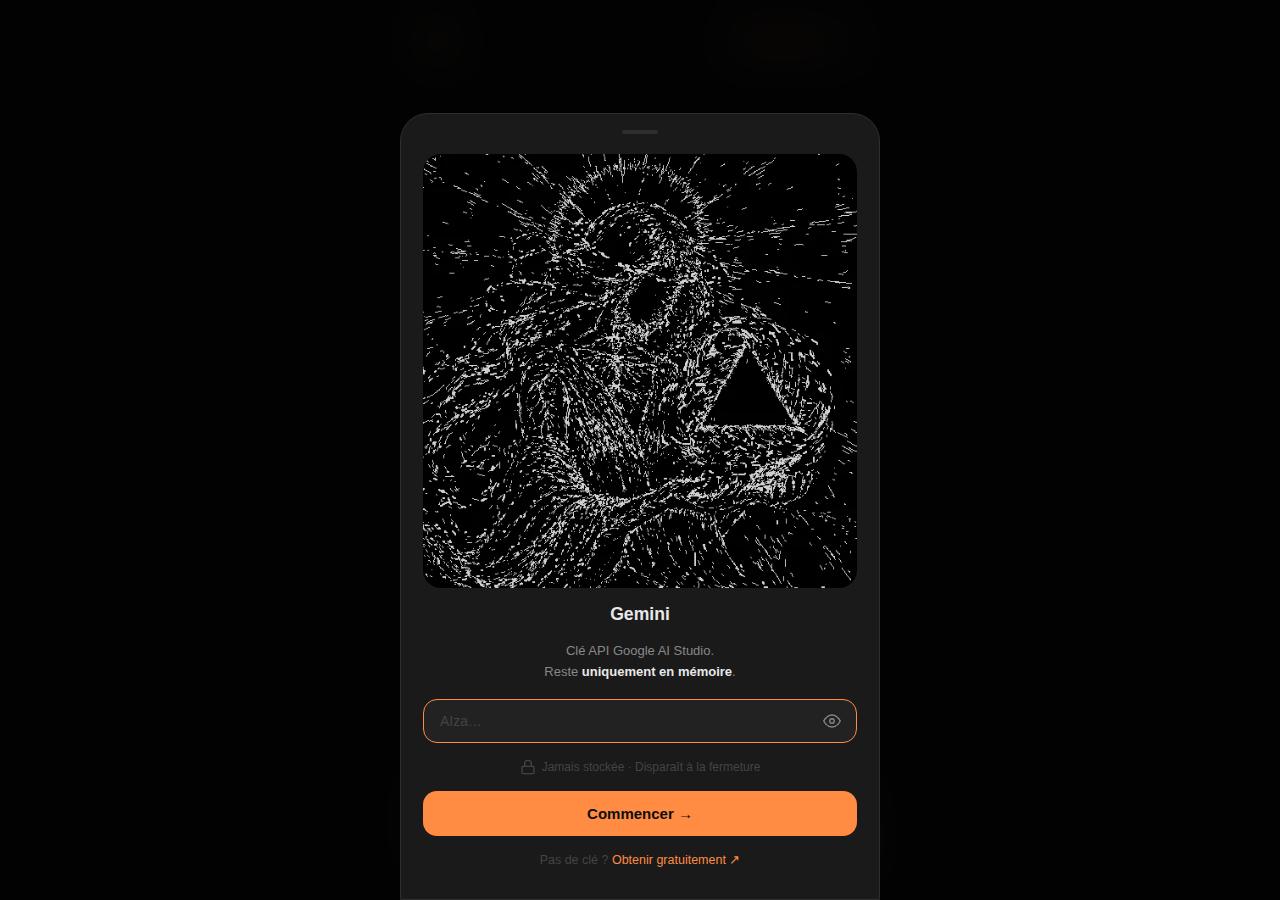
<file: gemini-perplexity-19.html>
<!DOCTYPE html>
<html lang="fr">
<head>
<meta charset="UTF-8"/>
<meta name="viewport" content="width=device-width,initial-scale=1,viewport-fit=cover"/>
<title>Gemini</title>
<style>
*,*::before,*::after{box-sizing:border-box;margin:0;padding:0;-webkit-tap-highlight-color:transparent}
:root{
  --bg:#0d0d0d;
  --surface:#1a1a1a;
  --surface2:#222;
  --border:#2e2e2e;
  --text:#e8e8e8;
  --text-mid:#888;
  --text-dim:#444;
  --accent:#FF8C42;
  --sans:-apple-system,BlinkMacSystemFont,'Segoe UI',sans-serif;
}
html,body{height:100%;width:100%;background:var(--bg);color:var(--text);font-family:var(--sans);overflow:hidden}
#app{width:100%;max-width:480px;margin:0 auto;height:100dvh;display:flex;flex-direction:column;position:relative;overflow:hidden;background:var(--bg)}

/* ══ VUE HOME ══ */
#view-home{display:flex;flex-direction:column;height:100%;transition:opacity .35s cubic-bezier(.4,0,.2,1),transform .35s cubic-bezier(.4,0,.2,1)}
#view-home.hidden{opacity:0;pointer-events:none;transform:translateY(-12px) scale(.97)}

.home-header{
  display:flex;align-items:center;justify-content:space-between;
  padding:max(22px,env(safe-area-inset-top,22px)) 18px 14px;
  flex-shrink:0;
}
.hdr-logo{
  width:38px;height:38px;border-radius:50%;
  background:var(--surface2);border:1px solid var(--border);
  display:flex;align-items:center;justify-content:center;
  cursor:pointer;transition:background .18s;position:relative;
}
.hdr-logo:hover{background:#2a2a2a}
.hdr-logo svg{width:22px;height:22px}
.hdr-logo.has-inst::after{content:'';position:absolute;top:2px;right:2px;width:8px;height:8px;border-radius:50%;background:var(--accent);border:2px solid var(--bg)}

.hdr-center{
  background:var(--surface);border:1px solid var(--border);
  border-radius:999px;padding:8px 16px;
  display:flex;align-items:center;gap:7px;cursor:pointer;
  transition:background .18s;
}
.hdr-center:hover{background:var(--surface2)}
.hdr-center-text{font-size:13.5px;font-weight:600;color:var(--accent)}
.hdr-center svg{width:13px;height:13px;stroke:var(--accent);fill:none;stroke-width:2.2;stroke-linecap:round}

.home-body{flex:1}

.bar-area{flex-shrink:0;padding:10px 14px max(28px,env(safe-area-inset-bottom,28px))}

.perp-bar{
  background:var(--surface);
  border:1px solid var(--border);
  border-radius:26px;
  overflow:visible;
  transition:border-color .2s,border-radius .25s;
}
.perp-bar:focus-within{border-color:#3d3d3d}

.bar-row{display:flex;align-items:flex-start;padding:14px 16px 8px;gap:8px}
.bar-ta{
  flex:1;background:transparent;border:none;outline:none;
  font-family:var(--sans);font-size:15.5px;color:var(--text);
  resize:none;max-height:130px;line-height:1.5;min-height:24px;
}
.bar-ta::placeholder{color:var(--text-mid)}

.bar-foot{
  display:flex;align-items:center;justify-content:space-between;
  padding:0 10px 10px;
}
.bar-foot-left{display:flex;gap:2px}
.bar-foot-right{display:flex;align-items:center;gap:6px}

.bb{
  width:42px;height:42px;border-radius:50%;border:none;
  background:transparent;
  display:flex;align-items:center;justify-content:center;
  cursor:pointer;color:var(--text-mid);
  transition:background .18s,color .18s,transform .12s;
}
.bb:hover{background:var(--surface2);color:var(--text)}
.bb:active{transform:scale(.9)}
.bb svg{width:20px;height:20px;stroke:currentColor;fill:none;stroke-width:1.9;stroke-linecap:round;stroke-linejoin:round}
.bb.mic-active{color:#e05050}
.bb.mic-active::after{content:'';position:absolute;inset:-3px;border-radius:50%;border:1.5px solid rgba(224,80,80,.4);animation:micRing 1s ease-in-out infinite}
@keyframes micRing{0%,100%{transform:scale(1);opacity:1}50%{transform:scale(1.18);opacity:.3}}

.bb-voice{
  width:42px;height:42px;border-radius:50%;border:none;
  background:var(--accent);flex-shrink:0;
  display:flex;align-items:center;justify-content:center;
  cursor:pointer;
  transition:transform .12s,box-shadow .3s;
  box-shadow:0 0 0 0 rgba(255,140,66,.4);
}
.bb-voice:hover{transform:scale(1.07)}
.bb-voice:active{transform:scale(.91)}
.bb-voice.mic-active{animation:voicePulse 1.2s ease-in-out infinite}
@keyframes voicePulse{0%,100%{box-shadow:0 0 0 0 rgba(255,140,66,.5)}50%{box-shadow:0 0 0 12px rgba(255,140,66,0)}}
.bb-voice svg{width:20px;height:20px;stroke:#0d0d0d;fill:none;stroke-width:2.1;stroke-linecap:round;stroke-linejoin:round}

.bb-send{
  width:42px;height:42px;border-radius:50%;border:none;
  background:var(--accent);flex-shrink:0;
  display:flex;align-items:center;justify-content:center;
  cursor:pointer;
  opacity:0;transform:scale(.35) rotate(-15deg);pointer-events:none;
  transition:opacity .22s ease,transform .28s cubic-bezier(.34,1.7,.64,1);
  position:absolute;
}
.bb-send.show{opacity:1;transform:none;pointer-events:auto;position:relative}
.bb-send:hover{filter:brightness(1.1);transform:scale(1.07)!important}
.bb-send:active{transform:scale(.91)!important}
.bb-send svg{width:20px;height:20px;stroke:#0d0d0d;fill:none;stroke-width:2.5;stroke-linecap:round;stroke-linejoin:round}

.voice-wrap{position:relative;width:42px;height:42px;flex-shrink:0}
.voice-wrap .bb-voice,.voice-wrap .bb-send{position:absolute;top:0;left:0}
.voice-wrap .bb-send.show{position:relative}

#view-chat{
  display:none;
  position:fixed;
  top:0;left:0;right:0;bottom:0;
  flex-direction:column;
  background:var(--bg);
  z-index:50;
  animation:viewIn .38s cubic-bezier(.4,0,.2,1);
}
#view-chat.active{display:flex}

#chat-body{
  flex:1;
  position:relative;
  overflow:hidden;
  min-height:0;
}

.chat-header{
  display:flex;align-items:center;justify-content:space-between;
  padding:max(16px,env(safe-area-inset-top)) 16px 12px;
  flex-shrink:0;
  border-bottom:1px solid var(--border);
  background:var(--bg);
}
.chat-back{width:36px;height:36px;border-radius:50%;background:none;border:none;cursor:pointer;display:flex;align-items:center;justify-content:center;color:var(--text-mid);transition:background .18s,color .18s}
.chat-back:hover{background:var(--surface2);color:var(--text)}
.chat-back svg{width:20px;height:20px;stroke:currentColor;fill:none;stroke-width:2.2;stroke-linecap:round;stroke-linejoin:round}
.chat-title{text-align:center}
.chat-title-name{font-size:15px;font-weight:700;color:var(--text)}
.chat-title-sub{font-size:11px;color:var(--text-mid);margin-top:1px}

/* ══ MESSAGES : start from top ══ */
#messages{
  position:absolute;inset:0;
  overflow-y:auto;
  overflow-x:hidden;
  padding:16px 14px 8px;
  display:flex;
  flex-direction:column;
  justify-content:flex-start;
  align-items:stretch;
  gap:18px;
  -webkit-overflow-scrolling:touch;
}
#messages::-webkit-scrollbar{display:none}
.msg{display:flex;flex-direction:column;gap:4px}
.msg.user{align-items:flex-end}
.msg.gemini{align-items:flex-start}
.msg-label{font-size:10.5px;font-weight:600;color:var(--text-dim);padding:0 4px;letter-spacing:.06em;text-transform:uppercase}
.bubble{max-width:82%;padding:11px 15px;border-radius:20px;font-size:14.5px;line-height:1.65;color:var(--text)}
.msg.user .bubble{background:var(--surface2);border:1px solid var(--border);border-bottom-right-radius:5px}
.msg.gemini .bubble{background:transparent;padding:4px 0;max-width:100%}
.bubble pre{background:var(--surface2);border:1px solid var(--border);border-radius:12px;padding:12px 14px;overflow-x:auto;font-size:12.5px;margin:8px 0}
.bubble code{background:var(--surface2);border:1px solid var(--border);border-radius:5px;padding:1px 5px;font-size:12.5px}
.bubble pre code{background:none;border:none;padding:0}
.bubble h1,.bubble h2,.bubble h3{margin:10px 0 5px;color:var(--text)}
.bubble img.preview{max-width:200px;max-height:200px;border-radius:12px;display:block;margin-bottom:6px}
.file-badge{display:inline-flex;align-items:center;gap:6px;background:var(--surface2);border:1px solid var(--border);border-radius:10px;padding:5px 10px;font-size:12px;color:var(--text-mid);margin-bottom:6px}
.error-msg{text-align:center;font-size:13px;color:#e05050;background:rgba(224,80,80,.08);border:1px solid rgba(224,80,80,.18);border-radius:12px;padding:10px 14px}

#orb-screen{
  display:none;position:absolute;inset:0;
  flex-direction:column;align-items:center;justify-content:center;
  gap:12px;background:var(--bg);z-index:5;
}
#orb-screen.active{display:flex}
.thinking-text{font-size:14px;font-weight:500;background:linear-gradient(90deg,var(--text-mid),var(--accent),var(--text-mid));background-size:200% auto;-webkit-background-clip:text;-webkit-text-fill-color:transparent;animation:shimmer 2s linear infinite}
@keyframes shimmer{0%{background-position:200% center}100%{background-position:-200% center}}
.thinking-dots{display:flex;gap:5px}
.thinking-dots span{width:5px;height:5px;border-radius:50%;background:var(--accent);animation:dotPulse 1.4s ease-in-out infinite}
.thinking-dots span:nth-child(2){animation-delay:.2s}
.thinking-dots span:nth-child(3){animation-delay:.4s}
@keyframes dotPulse{0%,80%,100%{transform:scale(.6);opacity:.3}40%{transform:scale(1.1);opacity:1}}

#pending-files{display:none;flex-wrap:wrap;gap:7px;padding:6px 14px 0;flex-shrink:0}
#pending-files.has-files{display:flex}
.pending-chip{display:flex;align-items:center;gap:6px;background:rgba(255,140,66,.1);border:1px solid rgba(255,140,66,.2);border-radius:16px;padding:5px 10px 5px 7px;font-size:12px;font-weight:500;color:var(--accent);animation:fadeUp .2s ease}
@keyframes fadeUp{from{opacity:0;transform:translateY(4px)}to{opacity:1;transform:none}}
.pending-chip img{width:26px;height:26px;border-radius:5px;object-fit:cover}
.chip-remove{background:none;border:none;cursor:pointer;color:var(--text-dim);font-size:13px;padding:0 2px}
.chip-remove:hover{color:#e05050}
.chip-progress{display:inline-block;width:12px;height:12px;border:2px solid rgba(255,140,66,.25);border-top-color:var(--accent);border-radius:50%;animation:spin .7s linear infinite}
@keyframes spin{to{transform:rotate(360deg)}}

#toast{position:fixed;bottom:120px;left:50%;transform:translateX(-50%) translateY(8px);background:rgba(26,26,26,.97);backdrop-filter:blur(16px);color:var(--text);padding:9px 18px;border-radius:20px;font-size:13px;font-weight:500;z-index:400;border:1px solid var(--border);opacity:0;transition:all .3s cubic-bezier(.34,1.3,.64,1);pointer-events:none;white-space:nowrap;max-width:calc(100vw - 40px)}
#toast.show{opacity:1;transform:translateX(-50%) translateY(0)}

.overlay{display:none;position:fixed;inset:0;background:rgba(0,0,0,.8);backdrop-filter:blur(22px);-webkit-backdrop-filter:blur(22px);z-index:200;align-items:flex-end;justify-content:center}
.overlay.visible{display:flex}
.sheet{background:#1a1a1a;border:1px solid var(--border);border-radius:28px 28px 0 0;padding:8px 22px max(32px,env(safe-area-inset-bottom,32px));width:100%;max-width:480px;display:flex;flex-direction:column;gap:16px;animation:sheetUp .32s cubic-bezier(.34,1.4,.64,1)}
@keyframes sheetUp{from{transform:translateY(100%)}to{transform:translateY(0)}}
.sheet-handle{width:36px;height:4px;border-radius:2px;background:var(--border);margin:8px auto 4px}
.sheet h2,.sheet h3{font-size:1.1rem;font-weight:700;color:var(--text);text-align:center}
.sheet-sub{font-size:13px;color:var(--text-mid);text-align:center;line-height:1.6}
.api-wrap{width:100%;position:relative;display:flex;align-items:center}
.api-input{width:100%;padding:13px 46px 13px 16px;background:var(--surface2);border:1.5px solid var(--border);border-radius:14px;font-family:var(--sans);font-size:14px;color:var(--text);outline:none;transition:border-color .2s}
.api-input:focus{border-color:var(--accent)}
.api-input::placeholder{color:var(--text-dim)}
.eye-btn{position:absolute;right:12px;background:none;border:none;cursor:pointer;color:var(--text-mid);display:flex;padding:4px}
.eye-btn:hover{color:var(--text)}
.sec-badge{font-size:12px;color:var(--text-dim);text-align:center}
.btn-primary{background:var(--accent);border:none;border-radius:14px;padding:14px;font-family:var(--sans);font-size:15px;font-weight:700;color:#0d0d0d;cursor:pointer;transition:filter .2s,transform .15s}
.btn-primary:hover{filter:brightness(1.1);transform:translateY(-1px)}
.sheet-link{font-size:12.5px;color:var(--text-dim);text-align:center}
.sheet-link a{color:var(--accent);text-decoration:none}
#inst-textarea{width:100%;min-height:110px;max-height:200px;background:var(--surface2);border:1.5px solid var(--border);border-radius:14px;padding:12px 14px;font-family:var(--sans);font-size:13.5px;color:var(--text);line-height:1.6;resize:vertical;outline:none;transition:border-color .2s}
#inst-textarea:focus{border-color:var(--accent)}
#inst-textarea::placeholder{color:var(--text-dim)}
.inst-badge{display:flex;align-items:center;gap:6px;font-size:12px;color:var(--text-mid);background:rgba(255,140,66,.08);border:1px solid rgba(255,140,66,.15);border-radius:20px;padding:6px 12px;align-self:center}
.inst-row{display:flex;gap:10px}
.btn-secondary{background:var(--surface2);border:1px solid var(--border);border-radius:14px;padding:13px 18px;font-family:var(--sans);font-size:14px;font-weight:500;color:var(--text-mid);cursor:pointer}
.btn-secondary:hover{background:#2a2a2a}
#file-img-input,#file-doc-input{display:none}

@keyframes viewIn{from{opacity:0;transform:translateY(18px)}to{opacity:1;transform:none}}
@keyframes msgSlideIn{from{opacity:0;transform:translateY(10px) scale(.97)}to{opacity:1;transform:none}}
@keyframes msgSlideRight{from{opacity:0;transform:translateX(14px) scale(.97)}to{opacity:1;transform:none}}

.msg{animation:msgSlideIn .3s cubic-bezier(.34,1.3,.64,1)}
.msg.user{animation:msgSlideRight .3s cubic-bezier(.34,1.3,.64,1)}

.perp-bar{
  transition:border-color .25s ease, box-shadow .3s ease, border-radius .25s ease;
}
.perp-bar:focus-within{
  border-color:#3a3a3a;
  box-shadow:0 0 0 1px rgba(255,140,66,.08), 0 8px 32px rgba(0,0,0,.4);
}

.home-header{animation:fadeDown .4s cubic-bezier(.4,0,.2,1)}
@keyframes fadeDown{from{opacity:0;transform:translateY(-8px)}to{opacity:1;transform:none}}

.bar-area{animation:barUp .45s cubic-bezier(.34,1.2,.64,1)}
@keyframes barUp{from{opacity:0;transform:translateY(22px)}to{opacity:1;transform:none}}

.msg.gemini .bubble{animation:geminiIn .4s cubic-bezier(.4,0,.2,1)}
@keyframes geminiIn{from{opacity:0;transform:translateX(-8px)}to{opacity:1;transform:none}}

.pending-chip{animation:chipPop .28s cubic-bezier(.34,1.7,.64,1)}
@keyframes chipPop{from{opacity:0;transform:scale(.7)}to{opacity:1;transform:none}}

#orb-screen.active{animation:orbIn .3s ease}
@keyframes orbIn{from{opacity:0;transform:scale(.95)}to{opacity:1;transform:none}}

.bb-send{transition:opacity .22s ease,transform .32s cubic-bezier(.34,1.9,.64,1),filter .2s}
.bb-send.show{transform:scale(1) rotate(0deg)!important}

.bb-voice{transition:transform .22s cubic-bezier(.34,1.6,.64,1),box-shadow .3s,filter .2s}
.bb-voice:hover{transform:scale(1.1)!important;filter:brightness(1.1)}

.chat-header{animation:fadeDown .35s cubic-bezier(.4,0,.2,1)}

.hdr-logo{transition:background .18s,transform .3s cubic-bezier(.34,1.6,.64,1)}
.hdr-logo:active{transform:rotate(30deg) scale(.9)}

.overlay{transition:background .3s ease}
.overlay.visible{animation:overlayIn .25s ease}
@keyframes overlayIn{from{opacity:0}to{opacity:1}}

.bar-ta{transition:height .15s ease}

.thinking-dots span{width:6px;height:6px;animation:dotBounce 1.2s cubic-bezier(.34,1.7,.64,1) infinite}
@keyframes dotBounce{0%,60%,100%{transform:translateY(0) scale(.7);opacity:.4}30%{transform:translateY(-6px) scale(1.15);opacity:1}}
.thinking-dots span:nth-child(2){animation-delay:.15s}
.thinking-dots span:nth-child(3){animation-delay:.3s}

/* GIF modal */
@keyframes orbFloat{0%,100%{transform:translateY(0) scale(1);filter:brightness(.9)}
50%{transform:translateY(-6px) scale(1.03);filter:brightness(1.05)}}

/* ══ SHEET MODÈLE ══ */
.model-badge-row{
  display:flex;align-items:center;justify-content:center;gap:10px;
  background:var(--surface2);border:1px solid var(--border);
  border-radius:16px;padding:14px 18px;
}
.model-badge-dot{
  width:10px;height:10px;border-radius:50%;
  background:var(--accent);flex-shrink:0;
  box-shadow:0 0 8px var(--accent);
  animation:dotGlow 2s ease-in-out infinite;
}
@keyframes dotGlow{0%,100%{opacity:1}50%{opacity:.4}}
.model-badge-name{font-size:16px;font-weight:700;color:var(--text)}
.model-badge-ver{font-size:12px;color:var(--text-mid);margin-top:1px}

.model-info-grid{display:flex;flex-direction:column;gap:1px;border-radius:16px;overflow:hidden}
.model-info-row{
  display:flex;align-items:center;justify-content:space-between;
  background:var(--surface);
  padding:13px 16px;gap:12px;
}
.model-info-row:first-child{border-radius:16px 16px 0 0}
.model-info-row:last-child{border-radius:0 0 16px 16px}
.model-info-label{font-size:12.5px;color:var(--text-mid);display:flex;align-items:center;gap:8px}
.model-info-label svg{width:15px;height:15px;stroke:var(--text-mid);fill:none;stroke-width:1.8;stroke-linecap:round;stroke-linejoin:round;flex-shrink:0}
.model-info-val{font-size:13px;font-weight:600;color:var(--text);text-align:right}
.model-info-val.accent{color:var(--accent)}

.model-cap-row{display:flex;gap:8px;flex-wrap:wrap}
.model-cap{
  background:var(--surface2);border:1px solid var(--border);
  border-radius:20px;padding:5px 12px;
  font-size:12px;color:var(--text-mid);
  display:flex;align-items:center;gap:5px;
}
.model-cap svg{width:13px;height:13px;stroke:var(--accent);fill:none;stroke-width:2;stroke-linecap:round;stroke-linejoin:round}

/* ══ SHEET MODÈLE ══ */
.model-hero{
  display:flex;flex-direction:column;align-items:center;gap:10px;
  background:var(--surface);border:1px solid var(--border);
  border-radius:18px;padding:20px 16px;
}
.model-hero-icon{
  width:56px;height:56px;border-radius:16px;
  background:linear-gradient(135deg,#FF8C42,#e05a00);
  display:flex;align-items:center;justify-content:center;
  box-shadow:0 4px 20px rgba(255,140,66,.35);
}
.model-hero-icon svg{width:28px;height:28px;stroke:#fff;fill:none;stroke-width:1.8;stroke-linecap:round;stroke-linejoin:round}
.model-hero-name{font-size:19px;font-weight:800;color:var(--text);letter-spacing:-.3px}
.model-hero-id{font-size:11.5px;color:var(--text-mid);font-family:monospace;background:var(--surface2);padding:3px 10px;border-radius:20px;border:1px solid var(--border)}
.model-status{display:flex;align-items:center;gap:6px;font-size:12px;color:#4caf7d;font-weight:600}
.model-status-dot{width:7px;height:7px;border-radius:50%;background:#4caf7d;animation:dotGlow2 2s ease-in-out infinite}
@keyframes dotGlow2{0%,100%{opacity:1;box-shadow:0 0 6px #4caf7d}50%{opacity:.5;box-shadow:none}}

.model-rows{display:flex;flex-direction:column;gap:1px;border-radius:16px;overflow:hidden}
.model-row{
  display:flex;align-items:center;justify-content:space-between;
  background:var(--surface);padding:13px 16px;gap:8px;
}
.model-row-left{display:flex;align-items:center;gap:10px;color:var(--text-mid);font-size:13px}
.model-row-left svg{width:16px;height:16px;stroke:var(--text-mid);fill:none;stroke-width:1.8;stroke-linecap:round;stroke-linejoin:round;flex-shrink:0}
.model-row-right{font-size:13px;font-weight:600;color:var(--text);text-align:right}
.model-row-right.hi{color:var(--accent)}

.model-caps{display:flex;gap:7px;flex-wrap:wrap;padding:2px 0}
.model-cap{
  background:var(--surface2);border:1px solid var(--border);
  border-radius:20px;padding:5px 11px;
  font-size:12px;color:var(--text-mid);
  display:flex;align-items:center;gap:5px;
}
.model-cap svg{width:12px;height:12px;stroke:var(--accent);fill:none;stroke-width:2;stroke-linecap:round;stroke-linejoin:round}


/* ══ MENU CONTEXTUEL + ══ */
#ctx-menu{
  position:fixed;
  background:var(--surface);
  border:1px solid var(--border);
  border-radius:18px;
  padding:6px;
  min-width:200px;
  z-index:500;
  box-shadow:0 8px 32px rgba(0,0,0,.5);
  display:none;
  flex-direction:column;
  gap:2px;
  animation:ctxIn .18s cubic-bezier(.34,1.5,.64,1);
  transform-origin:bottom left;
}
#ctx-menu.open{ display:flex }
@keyframes ctxIn{
  from{opacity:0;transform:scale(.88) translateY(8px)}
  to{opacity:1;transform:none}
}
.ctx-item{
  display:flex;align-items:center;gap:12px;
  padding:11px 14px;border-radius:12px;
  background:none;border:none;
  cursor:pointer;color:var(--text);
  font-family:var(--sans);font-size:14px;font-weight:500;
  text-align:left;width:100%;
  transition:background .15s;
}
.ctx-item:hover{ background:var(--surface2) }
.ctx-item svg{
  width:18px;height:18px;flex-shrink:0;
  stroke:var(--text-mid);fill:none;
  stroke-width:1.8;stroke-linecap:round;stroke-linejoin:round;
}
.ctx-item.danger svg{ stroke:#e05050 }
.ctx-item.danger{ color:#e05050 }

/* Séparateur */
.ctx-sep{ height:1px;background:var(--border);margin:4px 6px }

/* Badge actif sur bouton + */
.bb.plus-active{ color:var(--accent) }
.bb.plus-active svg{ stroke:var(--accent) }

/* Badge raisonnement dans la barre */
#reasoning-badge{
  display:none;
  align-items:center;gap:5px;
  background:rgba(255,140,66,.12);
  border:1px solid rgba(255,140,66,.3);
  border-radius:20px;
  padding:4px 10px;
  font-size:11.5px;font-weight:600;
  color:var(--accent);
  animation:chipPop .25s cubic-bezier(.34,1.7,.64,1);
  flex-shrink:0;
}
#reasoning-badge.on{ display:flex }
#reasoning-badge svg{
  width:12px;height:12px;
  stroke:var(--accent);fill:none;
  stroke-width:2;stroke-linecap:round;stroke-linejoin:round;
}
/* Backdrop invisible pour fermer le menu */
#ctx-backdrop{
  display:none;position:fixed;inset:0;z-index:499;
}
#ctx-backdrop.open{ display:block }

</style>
</head>
<body>
<div id="app">

<!-- ══ HOME ══ -->
<div id="view-home">
  <div class="home-header">
    <div class="hdr-logo" id="btn-settings" title="Instructions">
      <svg viewBox="0 0 24 24" fill="none" stroke="#FF8C42" stroke-width="1.8" stroke-linecap="round" stroke-linejoin="round">
        <circle cx="12" cy="12" r="3"/>
        <path d="M19.4 15a1.65 1.65 0 0 0 .33 1.82l.06.06a2 2 0 0 1-2.83 2.83l-.06-.06a1.65 1.65 0 0 0-1.82-.33 1.65 1.65 0 0 0-1 1.51V21a2 2 0 0 1-4 0v-.09A1.65 1.65 0 0 0 9 19.4a1.65 1.65 0 0 0-1.82.33l-.06.06a2 2 0 0 1-2.83-2.83l.06-.06A1.65 1.65 0 0 0 4.68 15a1.65 1.65 0 0 0-1.51-1H3a2 2 0 0 1 0-4h.09A1.65 1.65 0 0 0 4.6 9a1.65 1.65 0 0 0-.33-1.82l-.06-.06a2 2 0 0 1 2.83-2.83l.06.06A1.65 1.65 0 0 0 9 4.68a1.65 1.65 0 0 0 1-1.51V3a2 2 0 0 1 4 0v.09a1.65 1.65 0 0 0 1 1.51 1.65 1.65 0 0 0 1.82-.33l.06-.06a2 2 0 0 1 2.83 2.83l-.06.06A1.65 1.65 0 0 0 19.4 9a1.65 1.65 0 0 0 1.51 1H21a2 2 0 0 1 0 4h-.09a1.65 1.65 0 0 0-1.51 1z"/>
      </svg>
    </div>
    <div class="hdr-center">
      <span class="hdr-center-text">Gemini Flash</span>
      <svg viewBox="0 0 24 24"><polyline points="6 9 12 15 18 9"/></svg>
    </div>
  </div>

  <div class="home-body"></div>

  <div class="bar-area">
    <div class="perp-bar">
      <div class="bar-row">
        <textarea id="home-input" class="bar-ta" rows="1" placeholder="Posez une question…"></textarea>
      </div>
      <div class="bar-foot">
        <div class="bar-foot-left">
          <button class="bb" id="home-btn-plus" title="Menu" aria-haspopup="true">
            <svg viewBox="0 0 24 24"><line x1="12" y1="5" x2="12" y2="19"/><line x1="5" y1="12" x2="19" y2="12"/></svg>
          </button>
        </div>
        <div class="bar-foot-right">
          <div class="voice-wrap">
            <button class="bb-voice" id="home-voice-btn" title="Dictée">
              <svg viewBox="0 0 24 24"><rect x="9" y="2" width="6" height="11" rx="3"/><path d="M5 10a7 7 0 0 0 14 0"/><line x1="12" y1="19" x2="12" y2="23"/><line x1="8" y1="23" x2="16" y2="23"/></svg>
            </button>
            <button class="bb-send" id="home-send-btn" title="Envoyer">
              <svg viewBox="0 0 24 24"><line x1="12" y1="19" x2="12" y2="5"/><polyline points="5 12 12 5 19 12"/></svg>
            </button>
          </div>
        </div>
      </div>
    </div>
  </div>
</div>

<!-- ══ CHAT ══ -->
<div id="view-chat">
  <div class="chat-header">
    <button class="chat-back" id="chat-back-btn" title="Retour">
      <svg viewBox="0 0 24 24"><polyline points="15 18 9 12 15 6"/></svg>
    </button>
    <div class="chat-title">
      <div class="chat-title-name">Gemini 2.5 Flash</div>
      <div class="chat-title-sub">AI · Google</div>
    </div>
    <button class="bb" id="clear-btn" title="Effacer">
      <svg viewBox="0 0 24 24"><polyline points="3 6 5 6 21 6"/><path d="M19 6l-1 14a2 2 0 0 1-2 2H8a2 2 0 0 1-2-2L5 6"/><path d="M10 11v6"/><path d="M14 11v6"/><path d="M9 6V4a1 1 0 0 1 1-1h4a1 1 0 0 1 1 1v2"/></svg>
    </button>
  </div>

  <div id="chat-body">
    <div id="messages" aria-live="polite"></div>
    <div id="orb-screen">
    <div class="thinking-text">Gemini réfléchit</div>
    <div class="thinking-dots"><span></span><span></span><span></span></div>
  </div>
  </div><!-- /chat-body -->
  <div id="pending-files"></div>

  <div class="bar-area">
    <div class="perp-bar">
      <div class="bar-row">
        <textarea id="user-input" class="bar-ta" rows="1" placeholder="Posez une question…"></textarea>
        <div id="reasoning-badge" title="Raisonnement actif"><svg viewBox="0 0 24 24"><path d="M9.5 2A2.5 2.5 0 0 1 12 4.5v15a2.5 2.5 0 0 1-4.96.44L2.5 12.5A2.5 2.5 0 0 1 5 10h7"/><path d="M14.5 2A2.5 2.5 0 0 0 12 4.5v15a2.5 2.5 0 0 0 4.96.44L21.5 12.5A2.5 2.5 0 0 0 19 10h-7"/></svg>Pense</div>
      </div>
      <div class="bar-foot">
        <div class="bar-foot-left">
          <button class="bb" id="btn-plus-chat" title="Menu" aria-haspopup="true">
            <svg viewBox="0 0 24 24"><line x1="12" y1="5" x2="12" y2="19"/><line x1="5" y1="12" x2="19" y2="12"/></svg>
          </button>
        </div>
        <div class="bar-foot-right">
          <div class="voice-wrap">
            <button class="bb-voice" id="chat-voice-btn" title="Dictée">
              <svg viewBox="0 0 24 24"><rect x="9" y="2" width="6" height="11" rx="3"/><path d="M5 10a7 7 0 0 0 14 0"/><line x1="12" y1="19" x2="12" y2="23"/><line x1="8" y1="23" x2="16" y2="23"/></svg>
            </button>
            <button class="bb-send" id="send-btn" title="Envoyer">
              <svg viewBox="0 0 24 24"><line x1="12" y1="19" x2="12" y2="5"/><polyline points="5 12 12 5 19 12"/></svg>
            </button>
          </div>
        </div>
      </div>
    </div>
  </div>
</div>
</div>

<input type="file" id="file-img-input" accept="image/jpeg,image/png,image/gif,image/webp"/>
<input type="file" id="file-doc-input" accept="application/pdf,text/plain,text/markdown,text/html,text/csv"/>
<div id="toast" role="status" aria-live="polite"></div>

<!-- Sheet instructions -->
<div class="overlay" id="inst-overlay">
  <div class="sheet">
    <div class="sheet-handle"></div>
    <h3>Instructions personnalisées</h3>
    <p class="sheet-sub">Contexte permanent pour Gemini</p>
    <textarea id="inst-textarea" placeholder="Ex : Tu es un expert en marketing. Réponds toujours en français, concis."></textarea>
    <div class="inst-badge">
      <svg viewBox="0 0 24 24" fill="none" stroke="currentColor" stroke-width="1.8" width="13" height="13"><circle cx="12" cy="12" r="3"/><path d="M12 1v2M12 21v2M4.22 4.22l1.42 1.42M18.36 18.36l1.42 1.42M1 12h2M21 12h2M4.22 19.78l1.42-1.42M18.36 5.64l1.42-1.42"/></svg>
      Ctrl+Entrée pour sauvegarder
    </div>
    <div class="inst-row">
      <button class="btn-secondary" id="inst-cancel">Annuler</button>
      <button class="btn-primary" id="inst-save" style="flex:1">Enregistrer</button>
    </div>
  </div>
</div>

<!-- Sheet clé API -->
<div class="overlay" id="modal-overlay">
  <div class="sheet">
    <div class="sheet-handle"></div>
    <img src="[data-uri]" style="width:100%;height:auto;display:block;border-radius:18px" alt=""/>
    <h2>Gemini</h2>
    <p class="sheet-sub">Clé API Google AI Studio.<br>Reste <strong style="color:var(--text)">uniquement en mémoire</strong>.</p>
    <div class="api-wrap">
      <input class="api-input" id="modal-input" type="password" placeholder="AIza…" autocomplete="off" spellcheck="false"/>
      <button class="eye-btn" id="modal-toggle-vis" aria-label="Montrer/masquer">
        <svg id="eye-icon" viewBox="0 0 24 24" fill="none" stroke="currentColor" stroke-width="1.8" width="18" height="18">
          <path d="M1 12s4-8 11-8 11 8 11 8-4 8-11 8-11-8-11-8z"/>
          <circle cx="12" cy="12" r="3"/>
        </svg>
      </button>
    </div>
    <p class="sec-badge" style="display:flex;align-items:center;justify-content:center;gap:6px"><svg width="16" height="16" viewBox="0 0 24 24" fill="none" stroke="currentColor" stroke-width="2" stroke-linecap="round" stroke-linejoin="round" style="vertical-align:middle;flex-shrink:0"><rect x="3" y="11" width="18" height="11" rx="2"/><path d="M7 11V7a5 5 0 0 1 10 0v4"/></svg> Jamais stockée · Disparaît à la fermeture</p>
    <button class="btn-primary" id="modal-save">Commencer →</button>
    <p class="sheet-link">Pas de clé ? <a href="https://aistudio.google.com/app/apikey" target="_blank" rel="noopener">Obtenir gratuitement ↗</a></p>
  </div>
</div>


<!-- Sheet modèle -->
<div class="overlay" id="model-overlay">
  <div class="sheet">
    <div class="sheet-handle"></div>
    <h3>Modèle IA</h3>

    <!-- Hero -->
    <div class="model-hero">
      <div class="model-hero-icon">
        <svg viewBox="0 0 24 24"><path d="M12 2L2 7l10 5 10-5-10-5z"/><path d="M2 17l10 5 10-5"/><path d="M2 12l10 5 10-5"/></svg>
      </div>
      <div class="model-hero-name">Gemini 2.5 Flash</div>
      <div class="model-hero-id">gemini-2.5-flash</div>
      <div class="model-status">
        <span class="model-status-dot"></span>
        Actif · En ligne
      </div>
    </div>

    <!-- Infos -->
    <div class="model-rows">
      <div class="model-row">
        <div class="model-row-left">
          <svg viewBox="0 0 24 24"><path d="M3 9l9-7 9 7v11a2 2 0 0 1-2 2H5a2 2 0 0 1-2-2z"/><polyline points="9 22 9 12 15 12 15 22"/></svg>
          Fabricant
        </div>
        <div class="model-row-right">Google DeepMind</div>
      </div>
      <div class="model-row">
        <svg viewBox="0 0 24 24" style="display:none"></svg>
        <div class="model-row-left">
          <svg viewBox="0 0 24 24"><rect x="2" y="3" width="20" height="14" rx="2"/><line x1="8" y1="21" x2="16" y2="21"/><line x1="12" y1="17" x2="12" y2="21"/></svg>
          Famille
        </div>
        <div class="model-row-right">Gemini 2.5</div>
      </div>
      <div class="model-row">
        <div class="model-row-left">
          <svg viewBox="0 0 24 24"><circle cx="12" cy="12" r="10"/><line x1="12" y1="8" x2="12" y2="12"/><line x1="12" y1="16" x2="12.01" y2="16"/></svg>
          Version
        </div>
        <div class="model-row-right hi">Flash (rapide)</div>
      </div>
      <div class="model-row">
        <div class="model-row-left">
          <svg viewBox="0 0 24 24"><path d="M13 2L3 14h9l-1 8 10-12h-9l1-8z"/></svg>
          Vitesse
        </div>
        <div class="model-row-right hi">Très rapide</div>
      </div>
      <div class="model-row">
        <div class="model-row-left">
          <svg viewBox="0 0 24 24"><path d="M21 15a2 2 0 0 1-2 2H7l-4 4V5a2 2 0 0 1 2-2h14a2 2 0 0 1 2 2z"/></svg>
          Fenêtre contexte
        </div>
        <div class="model-row-right hi">1 000 000 tokens</div>
      </div>
      <div class="model-row">
        <div class="model-row-left">
          <svg viewBox="0 0 24 24"><rect x="3" y="3" width="18" height="18" rx="2"/><circle cx="8.5" cy="8.5" r="1.5"/><polyline points="21 15 16 10 5 21"/></svg>
          Entrées
        </div>
        <div class="model-row-right">Texte · Images · PDF</div>
      </div>
      <div class="model-row">
        <div class="model-row-left">
          <svg viewBox="0 0 24 24"><polyline points="16 18 22 12 16 6"/><polyline points="8 6 2 12 8 18"/></svg>
          API
        </div>
        <div class="model-row-right">Google AI Studio</div>
      </div>
    </div>

    <!-- Capacités -->
    <div class="model-caps">
      <div class="model-cap">
        <svg viewBox="0 0 24 24"><polyline points="20 6 9 17 4 12"/></svg>
        Multimodal
      </div>
      <div class="model-cap">
        <svg viewBox="0 0 24 24"><polyline points="20 6 9 17 4 12"/></svg>
        Raisonnement
      </div>
      <div class="model-cap">
        <svg viewBox="0 0 24 24"><polyline points="20 6 9 17 4 12"/></svg>
        Code
      </div>
      <div class="model-cap">
        <svg viewBox="0 0 24 24"><polyline points="20 6 9 17 4 12"/></svg>
        Long contexte
      </div>
      <div class="model-cap">
        <svg viewBox="0 0 24 24"><polyline points="20 6 9 17 4 12"/></svg>
        Streaming
      </div>
    </div>

    <button class="btn-secondary" id="model-close" style="text-align:center">Fermer</button>
  </div>
</div>


<script>
document.addEventListener('DOMContentLoaded', function(){
'use strict';
const GENERATE_URL='https://generativelanguage.googleapis.com/v1beta/models/gemini-2.5-flash:generateContent';
const UPLOAD_URL='https://generativelanguage.googleapis.com/upload/v1beta/files';
const LS_KEY_HST='gemini_history';const LS_KEY_INST='gemini_instructions';
let apiKey='',customInst=localStorage.getItem(LS_KEY_INST)||'';
let history=JSON.parse(localStorage.getItem(LS_KEY_HST)||'[]');
let pendingFiles=[],recognition=null,isListening=false;

const $viewHome=document.getElementById('view-home');
const $viewChat=document.getElementById('view-chat');
const $messages=document.getElementById('messages');
const $orbScreen=document.getElementById('orb-screen');
const $pendingWrap=document.getElementById('pending-files');
const $toast=document.getElementById('toast');
const $homeInput=document.getElementById('home-input');
const $homeSendBtn=document.getElementById('home-send-btn');
const $homeVoice=document.getElementById('home-voice-btn');
const $input=document.getElementById('user-input');
const $sendBtn=document.getElementById('send-btn');
const $chatVoice=document.getElementById('chat-voice-btn');
// btn-img et btn-doc remplacés par btn-plus-chat
const $fileImgIn=document.getElementById('file-img-input');
const $fileDocIn=document.getElementById('file-doc-input');
const $modalOverlay=document.getElementById('modal-overlay');
const $modalInput=document.getElementById('modal-input');
const $modalSave=document.getElementById('modal-save');
const $modalToggle=document.getElementById('modal-toggle-vis');
const $eyeIcon=document.getElementById('eye-icon');
const $instOverlay=document.getElementById('inst-overlay');
const $instTextarea=document.getElementById('inst-textarea');
const $instSave=document.getElementById('inst-save');
const $instCancel=document.getElementById('inst-cancel');
const $btnSettings=document.getElementById('btn-settings');
const $btnMic = null; // standalone mic removed on purpose

/* navigation */
function showChat(){ $viewHome.classList.add('hidden'); $viewChat.classList.add('active'); }
function showHome(){ $viewChat.classList.remove('active'); $viewHome.classList.remove('hidden') }
document.getElementById('chat-back-btn').addEventListener('click', showHome);

/* ensure messages start at top on load */
window.addEventListener('load', () => {
  try { if ($messages) $messages.scrollTop = 0; } catch(e) {}
});

/* resize textarea */
function resizeTA(ta){ try{ ta.style.height='auto'; ta.style.height=Math.min(ta.scrollHeight,130)+'px' }catch(e){} }

/* sync bouton envoyer vs vocal */
function syncSend(ta,sendBtn,voiceBtn){
  const has = ta.value.trim().length > 0;
  sendBtn.classList.toggle('show', has);
  if (voiceBtn) {
    voiceBtn.style.opacity = has ? '0' : '1';
    voiceBtn.style.pointerEvents = has ? 'none' : 'auto';
    voiceBtn.style.position = has ? 'absolute' : 'relative';
  }
}

/* barre home */
if ($homeInput) {
  $homeInput.addEventListener('input', ()=>{ resizeTA($homeInput); syncSend($homeInput, $homeSendBtn, $homeVoice); });
  $homeInput.addEventListener('keydown', e => { if (e.key === 'Enter' && !e.shiftKey) { e.preventDefault(); sendFromHome(); } });
}
$homeSendBtn?.addEventListener('click', sendFromHome);
$homeVoice?.addEventListener('click', ()=>{ showChat(); setTimeout(toggleSpeech, 350); });
// home-btn-plus géré par openCtxMenu
// home-btn-file supprimé


function sendFromHome(){
  const txt = $homeInput.value.trim();
  if (!txt) return;
  if (!apiKey) { openModal(); return }
  $homeInput.value = ''; $homeInput.style.height = 'auto';
  syncSend($homeInput, $homeSendBtn, $homeVoice);
  showChat();
  setTimeout(()=>{ $input.value = txt; resizeTA($input); syncSend($input, $sendBtn, $chatVoice); sendMessage(); }, 300);
}

/* barre chat */
$input.addEventListener('input', ()=>{ resizeTA($input); syncSend($input, $sendBtn, $chatVoice); });
$input.addEventListener('keydown', e => { if (e.key === 'Enter' && !e.shiftKey) { e.preventDefault(); sendMessage(); } });
$sendBtn.addEventListener('click', sendMessage);
$chatVoice.addEventListener('click', toggleSpeech);
// btnImg/btnDoc gérés par le menu contextuel
document.getElementById('clear-btn').addEventListener('click', ()=>{
  if(!confirm('Effacer ?')) return;
  history = []; localStorage.removeItem(LS_KEY_HST);
  pendingFiles = []; $pendingWrap.innerHTML = ''; $pendingWrap.classList.remove('has-files');
  $messages.innerHTML = ''; showHome();
});

/* envoi */
async function sendMessage(){
  const text = $input.value.trim();
  if (!text && pendingFiles.length === 0) return;
  if (!apiKey) { openModal(); return }
  if (pendingFiles.some(f => f.uploading)) { showToastIcon('<svg width="16" height="16" viewBox="0 0 24 24" fill="none" stroke="currentColor" stroke-width="2" stroke-linecap="round" stroke-linejoin="round" style="vertical-align:middle;flex-shrink:0"><circle cx="12" cy="12" r="10"/><polyline points="12 6 12 12 16 14"/></svg>','Upload en cours…'); return }
  const filesToSend = [...pendingFiles];
  pendingFiles = []; $pendingWrap.innerHTML = ''; $pendingWrap.classList.remove('has-files');
  $input.value = ''; $input.style.height = 'auto';
  syncSend($input, $sendBtn, $chatVoice);
  const parts = [];
  for (const f of filesToSend) {
    if (f.type === 'image') { parts.push({ inline_data: { mime_type: f.mimeType, data: f.base64 } }); if (f.objectUrl) URL.revokeObjectURL(f.objectUrl) }
    else if (f.type === 'file' && f.fileUri) parts.push({ file_data: { mime_type: f.mimeType, file_uri: f.fileUri } });
  }
  if (text) parts.push({ text });
  else if (filesToSend.some(f => f.type === 'image')) parts.push({ text: 'Décris et analyse cette image.' });
  else parts.push({ text: 'Analyse et résume ce document.' });
  appendMessage('user', text, filesToSend);
  const apiContents = [...history, { role: 'user', parts }];
  const histParts = parts.filter(p => p.text || p.file_data);
  if (!histParts.length) histParts.push({ text: text || '[fichier]' });
  history.push({ role: 'user', parts: histParts });
  showOrb(true);
  try {
    const answer = await callAPI(apiContents);
    showOrb(false); appendMessage('gemini', answer); requestAnimationFrame(()=>{ $messages.scrollTop = $messages.scrollHeight; });
    history.push({ role: 'model', parts: [{ text: answer }] }); saveHistory();
  } catch (err) {
    showOrb(false); appendError(err.message); history.pop();
  } finally {
    /* no autofocus */
  }
}

async function callAPI(contents){
  const genCfg = reasoningMode
    ? { temperature: 1, maxOutputTokens: 16000, thinkingConfig: { thinkingBudget: 8000 } }
    : { temperature: 1, maxOutputTokens: 8192 };
  const body = Object.assign({ contents, generationConfig: genCfg }, customInst ? { systemInstruction: { parts: [{ text: customInst }] } } : {});
  const res = await fetch(`${GENERATE_URL}?key=${apiKey}`, { method: 'POST', headers: { 'Content-Type': 'application/json' }, body: JSON.stringify(body) });
  if (!res.ok) { const err = await res.json().catch(()=>({})); if([400,401,403].includes(res.status)){ apiKey=''; setTimeout(openModal,400) } throw new Error(err?.error?.message || `HTTP ${res.status}`); }
  const data = await res.json();
  const parts = data?.candidates?.[0]?.content?.parts || [];
  // En mode raisonnement, Gemini retourne [thinking_part, text_part] — prendre le dernier texte
  const txt = parts.filter(p => p.text).map(p => p.text).pop();
  if (!txt) throw new Error("Réponse vide.");
  return txt;
}

/* appendMessage : n'ajoute PAS de scroll automatique */
function appendMessage(role, text, files = []){
  const $msg = document.createElement('div'); $msg.className = `msg ${role}`;
  const $lbl = document.createElement('span'); $lbl.className = 'msg-label'; $lbl.textContent = role === 'user' ? 'Vous' : 'Gemini';
  const $bub = document.createElement('div'); $bub.className = 'bubble';
  for (const f of files){
    if (f.type === 'image' && f.objectUrl){ const img = document.createElement('img'); img.className = 'preview'; img.src = f.objectUrl; $bub.appendChild(img) }
    else if (f.type === 'file'){ const b = document.createElement('div'); b.className = 'file-badge'; b.innerHTML = '<svg width="16" height="16" viewBox="0 0 24 24" fill="none" stroke="currentColor" stroke-width="2" stroke-linecap="round" stroke-linejoin="round" style="vertical-align:middle;flex-shrink:0"><path d="M14 2H6a2 2 0 0 0-2 2v16a2 2 0 0 0 2 2h12a2 2 0 0 0 2-2V8z"/><polyline points="14 2 14 8 20 8"/><line x1="8" y1="13" x2="16" y2="13"/><line x1="8" y1="17" x2="12" y2="17"/></svg> '+f.name; $bub.appendChild(b) }
  }
  if (text){
    const d = document.createElement('div');
    d.innerHTML = role === 'gemini' ? renderMD(text) : escH(text).replace(/\n/g,'<br>');
    $bub.appendChild(d);
  }
  $msg.append($lbl, $bub);
  $messages.appendChild($msg);
  /* Pas de scroll automatique : l'utilisateur contrôle où il est */
}

function appendError(msg){
  const el = document.createElement('div'); el.className = 'error-msg'; el.innerHTML = '<span style="display:inline-flex;align-items:center;gap:6px"><svg width="16" height="16" viewBox="0 0 24 24" fill="none" stroke="currentColor" stroke-width="2" stroke-linecap="round" stroke-linejoin="round" style="vertical-align:middle;flex-shrink:0"><path d="M10.29 3.86L1.82 18a2 2 0 0 0 1.71 3h16.94a2 2 0 0 0 1.71-3L13.71 3.86a2 2 0 0 0-3.42 0z"/><line x1="12" y1="9" x2="12" y2="13"/><line x1="12" y1="17" x2="12.01" y2="17"/></svg> '+msg+'</span>'; $messages.appendChild(el);
}

/* orb / loader */
function showOrb(a){ $orbScreen.classList.toggle('active', a) }

function renderMD(t){ return t.replace(/```(\w*)\n?([\s\S]*?)```/g,(_,_l,c)=>`<pre><code>${escH(c.trim())}</code></pre>`).replace(/`([^`\n]+)`/g,(_,c)=>`<code>${escH(c)}</code>`).replace(/^### (.+)$/gm,'<h3>$1</h3>').replace(/^## (.+)$/gm,'<h2>$1</h2>').replace(/^# (.+)$/gm,'<h1>$1</h1>').replace(/\*\*(.+?)\*\*/g,'<strong>$1</strong>').replace(/\*(.+?)\*/g,'<em>$1</em>').replace(/^[*\-] (.+)$/gm,'<li>$1</li>').replace(/(<li>.*?<\/li>\n?)+/gs,m=>`<ul>${m}</ul>`).replace(/\n(?!<\/?(?:pre|ul|h[1-3]|li))/g,'<br>') }
function escH(s){ return String(s).replace(/&/g,'&amp;').replace(/</g,'&lt;').replace(/>/g,'&gt;').replace(/"/g,'&quot;') }
function saveHistory(){ try{ localStorage.setItem(LS_KEY_HST, JSON.stringify(history)) } catch { showToastIcon('<svg width="16" height="16" viewBox="0 0 24 24" fill="none" stroke="currentColor" stroke-width="2" stroke-linecap="round" stroke-linejoin="round" style="vertical-align:middle;flex-shrink:0"><path d="M10.29 3.86L1.82 18a2 2 0 0 0 1.71 3h16.94a2 2 0 0 0 1.71-3L13.71 3.86a2 2 0 0 0-3.42 0z"/><line x1="12" y1="9" x2="12" y2="13"/><line x1="12" y1="17" x2="12.01" y2="17"/></svg>','Stockage plein') } }
function restoreHistory(){ for (const e of history){ const r = e.role === 'model' ? 'gemini' : 'user'; const tp = e.parts?.find(p => typeof p.text === 'string'); appendMessage(r, tp?.text || '') } requestAnimationFrame(()=>{ $messages.scrollTop = $messages.scrollHeight; }); }
function toBase64(file){ return new Promise((res, rej) => { const r = new FileReader(); r.onload = () => res(r.result.split(',')[1]); r.onerror = () => rej(new Error('Erreur')); r.readAsDataURL(file) }) }

$fileImgIn.addEventListener('change', async e => {
  const file = e.target.files[0]; if (!file) return; $fileImgIn.value = '';
  if (file.size > 18*1024*1024) { showToastIcon('<svg width="16" height="16" viewBox="0 0 24 24" fill="none" stroke="currentColor" stroke-width="2" stroke-linecap="round" stroke-linejoin="round" style="vertical-align:middle;flex-shrink:0"><path d="M10.29 3.86L1.82 18a2 2 0 0 0 1.71 3h16.94a2 2 0 0 0 1.71-3L13.71 3.86a2 2 0 0 0-3.42 0z"/><line x1="12" y1="9" x2="12" y2="13"/><line x1="12" y1="17" x2="12.01" y2="17"/></svg>','Max 18 Mo'); return }
  try {
    const base64 = await toBase64(file);
    const entry = { type: 'image', name: file.name, mimeType: file.type, base64, objectUrl: URL.createObjectURL(file) };
    pendingFiles.push(entry); renderChip(entry); showToastIcon('<svg width="16" height="16" viewBox="0 0 24 24" fill="none" stroke="currentColor" stroke-width="2" stroke-linecap="round" stroke-linejoin="round" style="vertical-align:middle;flex-shrink:0"><rect x="3" y="3" width="18" height="18" rx="2"/><circle cx="8.5" cy="8.5" r="1.5"/><polyline points="21 15 16 10 5 21"/></svg>',file.name);
  } catch { showToastIcon('<svg width="16" height="16" viewBox="0 0 24 24" fill="none" stroke="currentColor" stroke-width="2" stroke-linecap="round" stroke-linejoin="round" style="vertical-align:middle;flex-shrink:0"><path d="M10.29 3.86L1.82 18a2 2 0 0 0 1.71 3h16.94a2 2 0 0 0 1.71-3L13.71 3.86a2 2 0 0 0-3.42 0z"/><line x1="12" y1="9" x2="12" y2="13"/><line x1="12" y1="17" x2="12.01" y2="17"/></svg>','Erreur') }
});

$fileDocIn.addEventListener('change', async e => {
  const file = e.target.files[0]; if (!file) return; $fileDocIn.value = '';
  if (file.size > 50*1024*1024) { showToastIcon('<svg width="16" height="16" viewBox="0 0 24 24" fill="none" stroke="currentColor" stroke-width="2" stroke-linecap="round" stroke-linejoin="round" style="vertical-align:middle;flex-shrink:0"><path d="M10.29 3.86L1.82 18a2 2 0 0 0 1.71 3h16.94a2 2 0 0 0 1.71-3L13.71 3.86a2 2 0 0 0-3.42 0z"/><line x1="12" y1="9" x2="12" y2="13"/><line x1="12" y1="17" x2="12.01" y2="17"/></svg>','Max 50 Mo'); return }
  const entry = { type: 'file', name: file.name, mimeType: file.type, fileUri: null, uploading: true };
  pendingFiles.push(entry); const chip = renderChip(entry); showToastIcon('<svg width="16" height="16" viewBox="0 0 24 24" fill="none" stroke="currentColor" stroke-width="2" stroke-linecap="round" stroke-linejoin="round" style="vertical-align:middle;flex-shrink:0"><polyline points="16 16 12 12 8 16"/><line x1="12" y1="12" x2="12" y2="21"/><path d="M20.39 18.39A5 5 0 0 0 18 9h-1.26A8 8 0 1 0 3 16.3"/></svg>','Upload…',30000);
  try {
    entry.fileUri = await uploadAPI(file); entry.uploading = false;
    const sp = chip.querySelector('.chip-progress'); if (sp) { const ck=document.createElement('span');ck.style.cssText='display:flex;align-items:center';ck.innerHTML='<svg width="16" height="16" viewBox="0 0 24 24" fill="none" stroke="currentColor" stroke-width="2" stroke-linecap="round" stroke-linejoin="round" style="vertical-align:middle;flex-shrink:0"><polyline points="20 6 9 17 4 12"/></svg>';sp.replaceWith(ck); }
    showToastIcon('<svg width="16" height="16" viewBox="0 0 24 24" fill="none" stroke="currentColor" stroke-width="2" stroke-linecap="round" stroke-linejoin="round" style="vertical-align:middle;flex-shrink:0"><polyline points="20 6 9 17 4 12"/></svg>',file.name);
  } catch (err) {
    pendingFiles = pendingFiles.filter(f => f !== entry); chip.remove(); if (!$pendingWrap.children.length) $pendingWrap.classList.remove('has-files');
    showToastIcon('<svg width="16" height="16" viewBox="0 0 24 24" fill="none" stroke="currentColor" stroke-width="2" stroke-linecap="round" stroke-linejoin="round" style="vertical-align:middle;flex-shrink:0"><path d="M10.29 3.86L1.82 18a2 2 0 0 0 1.71 3h16.94a2 2 0 0 0 1.71-3L13.71 3.86a2 2 0 0 0-3.42 0z"/><line x1="12" y1="9" x2="12" y2="13"/><line x1="12" y1="17" x2="12.01" y2="17"/></svg>',err.message);
  }
});

async function uploadAPI(file){
  const i = await fetch(`${UPLOAD_URL}?uploadType=resumable&key=${apiKey}`, { method: 'POST', headers: { 'X-Goog-Upload-Protocol': 'resumable', 'X-Goog-Upload-Command': 'start', 'X-Goog-Upload-Header-Content-Length': String(file.size), 'X-Goog-Upload-Header-Content-Type': file.type, 'Content-Type': 'application/json' }, body: JSON.stringify({ file: { display_name: file.name } }) });
  if (!i.ok) { const e = await i.json().catch(()=>({})); throw new Error(e?.error?.message || `HTTP ${i.status}`) }
  const url = i.headers.get('X-Goog-Upload-URL'); if (!url) throw new Error('URL manquante');
  const u = await fetch(url, { method: 'POST', headers: { 'Content-Length': String(file.size), 'X-Goog-Upload-Offset': '0', 'X-Goog-Upload-Command': 'upload, finalize' }, body: file });
  if (!u.ok) { const e = await u.json().catch(()=>({})); throw new Error(e?.error?.message || `HTTP ${u.status}`) }
  const d = await u.json(); const uri = d?.file?.uri; if (!uri) throw new Error('URI manquante'); return uri;
}

function renderChip(entry){
  $pendingWrap.classList.add('has-files');
  const chip = document.createElement('div'); chip.className = 'pending-chip';
  const label = entry.name.length > 20 ? entry.name.slice(0,20) + '…' : entry.name;
  if (entry.type === 'image'){
    const img = document.createElement('img'); img.src = entry.objectUrl; const sp = document.createElement('span'); sp.textContent = label; chip.append(img, sp, rmBtn(entry, chip));
  } else {
    const ic = document.createElement('span'); ic.style.cssText='display:flex;align-items:center'; ic.innerHTML = '<svg width="16" height="16" viewBox="0 0 24 24" fill="none" stroke="currentColor" stroke-width="2" stroke-linecap="round" stroke-linejoin="round" style="vertical-align:middle;flex-shrink:0"><path d="M14 2H6a2 2 0 0 0-2 2v16a2 2 0 0 0 2 2h12a2 2 0 0 0 2-2V8z"/><polyline points="14 2 14 8 20 8"/><line x1="8" y1="13" x2="16" y2="13"/><line x1="8" y1="17" x2="12" y2="17"/></svg>'; const sp = document.createElement('span'); sp.textContent = label; const pr = document.createElement('span'); pr.className = 'chip-progress'; chip.append(ic, sp, pr, rmBtn(entry, chip));
  }
  $pendingWrap.appendChild(chip); return chip;
}
function rmBtn(entry, chip){ const b = document.createElement('button'); b.className = 'chip-remove'; b.style.cssText='display:flex;align-items:center;justify-content:center'; b.innerHTML = '<svg width="16" height="16" viewBox="0 0 24 24" fill="none" stroke="currentColor" stroke-width="2.5" stroke-linecap="round" stroke-linejoin="round" style="vertical-align:middle;flex-shrink:0"><line x1="18" y1="6" x2="6" y2="18"/><line x1="6" y1="6" x2="18" y2="18"/></svg>'; b.addEventListener('click', ()=>{ pendingFiles = pendingFiles.filter(f => f !== entry); chip.remove(); if (!$pendingWrap.children.length) $pendingWrap.classList.remove('has-files'); if (entry.objectUrl) URL.revokeObjectURL(entry.objectUrl) }); return b }

function initSpeech(){
  const SR = window.SpeechRecognition || window.webkitSpeechRecognition;
  if (!SR) { showToastIcon('<svg width="16" height="16" viewBox="0 0 24 24" fill="none" stroke="currentColor" stroke-width="2" stroke-linecap="round" stroke-linejoin="round" style="vertical-align:middle;flex-shrink:0"><rect x="9" y="2" width="6" height="11" rx="3"/><path d="M5 10a7 7 0 0 0 14 0"/><line x1="12" y1="19" x2="12" y2="23"/><line x1="8" y1="23" x2="16" y2="23"/></svg>','Dictée non supportée'); return null; }
  const r = new SR(); r.lang = 'fr-FR'; r.continuous = false; r.interimResults = true; let base = '';
  r.onstart = ()=>{ isListening = true; $chatVoice.classList.add('mic-active'); base = $input.value; showToastIcon('<svg width="16" height="16" viewBox="0 0 24 24" fill="none" stroke="currentColor" stroke-width="2" stroke-linecap="round" stroke-linejoin="round" style="vertical-align:middle;flex-shrink:0"><rect x="9" y="2" width="6" height="11" rx="3"/><path d="M5 10a7 7 0 0 0 14 0"/><line x1="12" y1="19" x2="12" y2="23"/><line x1="8" y1="23" x2="16" y2="23"/></svg>','Dictée en cours…',60000) };
  r.onresult = e => { let interim = '', fin = ''; for (let i = e.resultIndex; i < e.results.length; i++) { const t = e.results[i][0].transcript; if (e.results[i].isFinal) fin += t; else interim = t } if (fin) base = (base + ' ' + fin).trimStart(); $input.value = base + (interim ? ' '+interim : ''); resizeTA($input); syncSend($input, $sendBtn, $chatVoice) };
  r.onerror = e => { const m = {'not-allowed':'Micro refusé','no-speech':'Aucune parole','network':'Réseau','aborted':''}; const msg = m[e.error]; if (msg === undefined) showToastIcon('<svg width="16" height="16" viewBox="0 0 24 24" fill="none" stroke="currentColor" stroke-width="2" stroke-linecap="round" stroke-linejoin="round" style="vertical-align:middle;flex-shrink:0"><path d="M10.29 3.86L1.82 18a2 2 0 0 0 1.71 3h16.94a2 2 0 0 0 1.71-3L13.71 3.86a2 2 0 0 0-3.42 0z"/><line x1="12" y1="9" x2="12" y2="13"/><line x1="12" y1="17" x2="12.01" y2="17"/></svg>',e.error); else if (msg) showToast(msg); stopSpeech() };
  r.onend = ()=>{ stopSpeech(); recognition = null };
  return r;
}
function toggleSpeech(){ if (isListening) { recognition?.stop(); return } recognition = initSpeech(); if (!recognition) return; try { recognition.start() } catch { showToastIcon('<svg width="16" height="16" viewBox="0 0 24 24" fill="none" stroke="currentColor" stroke-width="2" stroke-linecap="round" stroke-linejoin="round" style="vertical-align:middle;flex-shrink:0"><path d="M10.29 3.86L1.82 18a2 2 0 0 0 1.71 3h16.94a2 2 0 0 0 1.71-3L13.71 3.86a2 2 0 0 0-3.42 0z"/><line x1="12" y1="9" x2="12" y2="13"/><line x1="12" y1="17" x2="12.01" y2="17"/></svg>','Impossible'); recognition = null } }
function stopSpeech(){ isListening = false; $chatVoice.classList.remove('mic-active'); $toast.classList.remove('show') }

let toastTimer;
function showToast(msg, dur = 3000){ clearTimeout(toastTimer); $toast.textContent = msg; $toast.classList.add('show'); toastTimer = setTimeout(()=> $toast.classList.remove('show'), dur) }
function showToastIcon(svg, msg, dur=3000){ clearTimeout(toastTimer); $toast.innerHTML = '<span style="display:inline-flex;align-items:center;gap:7px">'+svg+' '+msg+'</span>'; $toast.classList.add('show'); toastTimer = setTimeout(()=> $toast.classList.remove('show'), dur) }

function openModal(){ $modalInput.value = ''; $modalInput.type = 'password'; $eyeIcon.style.opacity = '1'; $modalOverlay.classList.add('visible'); setTimeout(()=> $modalInput.focus(), 150) }
function saveKey(){ const v = $modalInput.value.trim(); if (!v) { $modalInput.style.borderColor = 'rgba(224,80,80,.5)'; $modalInput.animate([{transform:'translateX(-4px)'},{transform:'translateX(4px)'},{transform:'translateX(0)'}],{duration:180,iterations:3}); return } apiKey = v; $modalInput.value = ''; $modalOverlay.classList.remove('visible') }
$modalToggle.addEventListener('click', ()=>{ const h = $modalInput.type === 'password'; $modalInput.type = h ? 'text' : 'password'; $eyeIcon.style.opacity = h ? '.35' : '1'; $modalInput.focus() });
$modalSave.addEventListener('click', saveKey);
$modalInput.addEventListener('keydown', e => { if (e.key === 'Enter') saveKey() });

function openInst(){ $instTextarea.value = customInst; $instOverlay.classList.add('visible'); setTimeout(()=> $instTextarea.focus(), 100) }
function closeInst(){ $instOverlay.classList.remove('visible') }
function saveInst(){ customInst = $instTextarea.value.trim(); if (customInst){ localStorage.setItem(LS_KEY_INST, customInst); $btnSettings.classList.add('has-inst'); showToastIcon('<svg width="16" height="16" viewBox="0 0 24 24" fill="none" stroke="currentColor" stroke-width="2" stroke-linecap="round" stroke-linejoin="round" style="vertical-align:middle;flex-shrink:0"><polyline points="20 6 9 17 4 12"/></svg>','Instructions enregistrées') } else { localStorage.removeItem(LS_KEY_INST); $btnSettings.classList.remove('has-inst'); showToast('Instructions effacées') } closeInst() }
$btnSettings.addEventListener('click', openInst);
$instSave.addEventListener('click', saveInst);
$instCancel.addEventListener('click', closeInst);
$instOverlay.addEventListener('click', e => { if (e.target === $instOverlay) closeInst() });
$instTextarea.addEventListener('keydown', e => { if (e.key === 'Enter' && e.ctrlKey) saveInst() });
if (customInst) $btnSettings.classList.add('has-inst');


/* sheet modèle */
const $modelOverlay = document.getElementById('model-overlay');
document.querySelector('.hdr-center').addEventListener('click', () => $modelOverlay.classList.add('visible'));
document.getElementById('model-close').addEventListener('click', () => $modelOverlay.classList.remove('visible'));
$modelOverlay.addEventListener('click', e => { if (e.target === $modelOverlay) $modelOverlay.classList.remove('visible') });


/* ══ MENU CONTEXTUEL + RAISONNEMENT ══ */
let reasoningMode = false;

const $ctxMenu      = document.getElementById('ctx-menu');
const $ctxBackdrop  = document.getElementById('ctx-backdrop');
const $ctxImage     = document.getElementById('ctx-image');
const $ctxDoc       = document.getElementById('ctx-doc');
const $ctxReasoning = document.getElementById('ctx-reasoning');
const $reasonBadge  = document.getElementById('reasoning-badge');

// Boutons + dans les deux barres
const $plusBtns = [
  document.getElementById('home-btn-plus'),
  document.getElementById('btn-plus-chat')
].filter(Boolean);

function openCtxMenu(triggerBtn){
  if(!triggerBtn) return;
  // Positionner au dessus du bouton
  const rect = triggerBtn.getBoundingClientRect();
  $ctxMenu.style.left = rect.left + 'px';
  $ctxMenu.style.bottom = (window.innerHeight - rect.top + 8) + 'px';
  $ctxMenu.style.top = 'auto';
  $ctxMenu.classList.add('open');
  $ctxBackdrop.classList.add('open');
  // Mettre à jour l'état visuel raisonnement
  updateReasoningItem();
}

function closeCtxMenu(){
  $ctxMenu.classList.remove('open');
  $ctxBackdrop.classList.remove('open');
}

function updateReasoningItem(){
  if(!$ctxReasoning) return;
  // Changer uniquement le style — NE PAS toucher au DOM pour garder les listeners
  const active = reasoningMode;
  $ctxReasoning.style.color = active ? 'var(--accent)' : 'var(--text)';
  const svg = $ctxReasoning.querySelector('svg');
  if(svg) svg.style.stroke = active ? 'var(--accent)' : 'var(--text-mid)';
  // Mettre à jour uniquement le noeud texte
  const textNode = [...$ctxReasoning.childNodes].find(n => n.nodeType === 3 && n.textContent.trim());
  if(textNode) textNode.textContent = ' Raisonnement' + (active ? ' ✓' : '');
}

function toggleReasoning(){
  reasoningMode = !reasoningMode;
  // Badge dans la barre
  if($reasonBadge) $reasonBadge.classList.toggle('on', reasoningMode);
  // Couleur boutons +
  $plusBtns.forEach(b => b.classList.toggle('plus-active', reasoningMode));
  showToastIcon(
    '<svg width="16" height="16" viewBox="0 0 24 24" fill="none" stroke="currentColor" stroke-width="2" stroke-linecap="round" stroke-linejoin="round"><path d="M9.5 2A2.5 2.5 0 0 1 12 4.5v15a2.5 2.5 0 0 1-4.96.44L2.5 12.5A2.5 2.5 0 0 1 5 10h7"/><path d="M14.5 2A2.5 2.5 0 0 0 12 4.5v15a2.5 2.5 0 0 0 4.96.44L21.5 12.5A2.5 2.5 0 0 0 19 10h-7"/></svg>',
    reasoningMode ? 'Raisonnement activé' : 'Raisonnement désactivé'
  );
  closeCtxMenu();
}

// Ouvrir le menu sur clic des boutons +
$plusBtns.forEach(btn => {
  btn.addEventListener('click', e => {
    e.stopPropagation();
    if($ctxMenu.classList.contains('open')){ closeCtxMenu(); return }
    openCtxMenu(btn);
  });
});

// Actions du menu
$ctxImage.addEventListener('click', ()=>{
  closeCtxMenu();
  if(!apiKey){ openModal(); return }
  $fileImgIn.click();
});
$ctxDoc.addEventListener('click', ()=>{
  closeCtxMenu();
  if(!apiKey){ openModal(); return }
  $fileDocIn.click();
});
$ctxReasoning.addEventListener('click', toggleReasoning);

// Fermer en cliquant hors
$ctxBackdrop.addEventListener('click', closeCtxMenu);
document.addEventListener('keydown', e => { if(e.key === 'Escape') closeCtxMenu() });

(function init(){
  openModal();
  if (history.length){ showChat(); restoreHistory() }
})();
});
</script>


<!-- Backdrop fermeture menu -->
<div id="ctx-backdrop"></div>

<!-- Menu contextuel bouton + -->
<div id="ctx-menu" role="menu">
  <button class="ctx-item" id="ctx-image" role="menuitem">
    <svg viewBox="0 0 24 24"><rect x="3" y="3" width="18" height="18" rx="2"/><circle cx="8.5" cy="8.5" r="1.5"/><polyline points="21 15 16 10 5 21"/></svg>
    Image
  </button>
  <button class="ctx-item" id="ctx-doc" role="menuitem">
    <svg viewBox="0 0 24 24"><path d="M21.44 11.05l-9.19 9.19a6 6 0 0 1-8.49-8.49l9.19-9.19a4 4 0 0 1 5.66 5.66l-9.2 9.19a2 2 0 0 1-2.83-2.83l8.49-8.48"/></svg>
    Document / PDF
  </button>
  <div class="ctx-sep"></div>
  <button class="ctx-item" id="ctx-reasoning" role="menuitem">
    <svg viewBox="0 0 24 24"><path d="M9.5 2A2.5 2.5 0 0 1 12 4.5v15a2.5 2.5 0 0 1-4.96.44L2.5 12.5A2.5 2.5 0 0 1 5 10h7"/><path d="M14.5 2A2.5 2.5 0 0 0 12 4.5v15a2.5 2.5 0 0 0 4.96.44L21.5 12.5A2.5 2.5 0 0 0 19 10h-7"/></svg>
    Raisonnement
  </button>
</div>

</body>
</html>
</file>
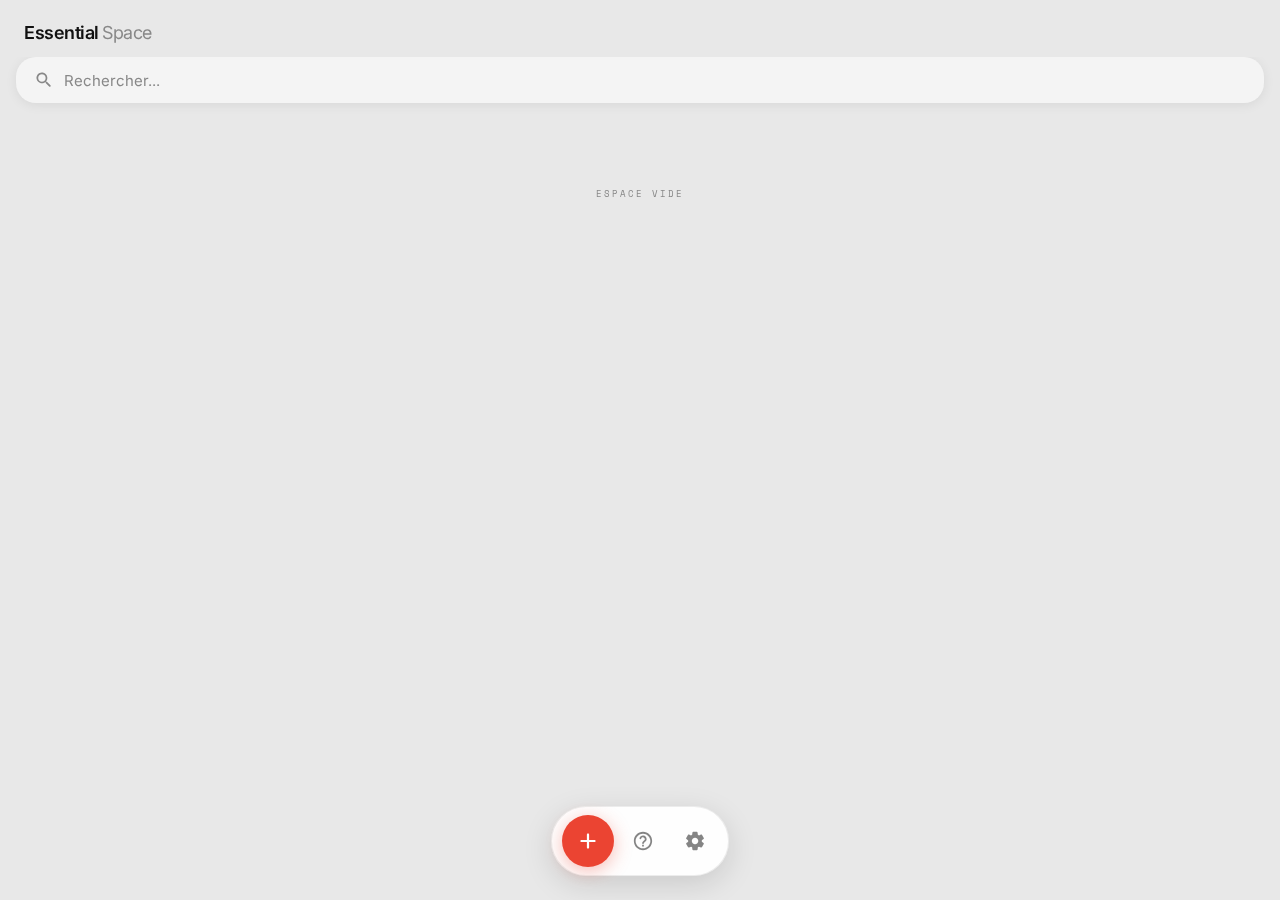
<file: index-14.html>
<!DOCTYPE html>
<html lang="fr">
<head>
<meta charset="UTF-8">
<meta name="viewport" content="width=device-width, initial-scale=1.0, maximum-scale=1.0, user-scalable=no">
<title>Essential Space</title>
<link href="https://fonts.googleapis.com/css2?family=Inter:wght@400;600;800&family=Space+Mono:wght@400;700&display=swap" rel="stylesheet">
<link href="https://fonts.googleapis.com/icon?family=Material+Icons+Round" rel="stylesheet">
<meta name="apple-mobile-web-app-capable" content="yes">
<meta name="apple-mobile-web-app-status-bar-style" content="black-translucent">
<meta name="theme-color" content="#E8E8E8">

<style>
/* ═══════════════════════════════════
   VARIABLES
═══════════════════════════════════ */
:root {
  --bg:          #E8E8E8;
  --card:        #F4F4F4;
  --card-shadow: rgba(0,0,0,0.07);
  --text-main:   #111111;
  --text-dim:    #888888;
  --accent:      #111111;
  --accent-red:  #EB4432;
  --border:      rgba(0,0,0,0.08);
  --dot-font:    'Space Mono', monospace;
}
body.dark-theme {
  --bg:          #141414;
  --card:        #1E1E1E;
  --card-shadow: rgba(0,0,0,0.35);
  --text-main:   #FFFFFF;
  --text-dim:    #666666;
  --accent:      #FFFFFF;
  --border:      rgba(255,255,255,0.07);
}

/* ═══════════════════════════════════
   BASE
═══════════════════════════════════ */
*, *::before, *::after {
  box-sizing: border-box;
  margin: 0; padding: 0;
  -webkit-tap-highlight-color: transparent;
}
html { background: var(--bg); }
body {
  font-family: 'Inter', sans-serif;
  background: var(--bg);
  color: var(--text-main);
  padding-bottom: 110px;
  overflow-x: hidden;
  transition: background 0.25s, color 0.25s;
  min-height: 100vh;
}

/* ═══════════════════════════════════
   HEADER
═══════════════════════════════════ */
.app-header {
  position: sticky; top: 0; z-index: 100;
  background: var(--bg);
  padding: 22px 24px 14px;
  display: flex; align-items: center;
}
.logo {
  font-weight: 600; font-size: 18px;
  letter-spacing: -0.5px; color: var(--text-main);
}
.logo span { color: var(--text-dim); font-weight: 400; }

/* ═══════════════════════════════════
   RECHERCHE
═══════════════════════════════════ */
.search-container { padding: 0 16px 14px; }
.search-bar {
  background: var(--card);
  border-radius: 20px;
  padding: 13px 18px;
  display: flex; align-items: center; gap: 10px;
  box-shadow: 0 2px 12px var(--card-shadow);
}
.search-bar .material-icons-round {
  color: var(--text-dim); font-size: 20px; flex-shrink: 0;
}
.search-bar input {
  background: none; border: none; outline: none;
  color: var(--text-main); width: 100%;
  font-size: 15px; font-family: 'Inter', sans-serif;
}
.search-bar input::placeholder { color: var(--text-dim); }

/* ═══════════════════════════════════
   GRILLE & CARTES
═══════════════════════════════════ */
.cards-grid {
  display: grid;
  grid-template-columns: repeat(2, 1fr);
  gap: 12px;
  padding: 0 16px 20px;
}
.empty-state {
  grid-column: span 2;
  text-align: center; padding: 70px 20px;
  color: var(--text-dim);
  font-family: var(--dot-font);
  font-size: 9px; letter-spacing: 2px;
}
.card {
  border-radius: 28px; padding: 18px;
  border: none; aspect-ratio: 1 / 1;
  transition: transform 0.18s cubic-bezier(0.4,0,0.2,1);
  display: flex; flex-direction: column;
  justify-content: space-between;
  position: relative; overflow: hidden; cursor: pointer;
}
/* FIX : cartes larges — classe dédiée, pas de style inline */
.card.wide {
  aspect-ratio: unset;
  min-height: 160px;
  grid-column: span 2;
}
.card.pressing { transform: scale(0.94); }

/* Thèmes widget */
.card[data-widget="dark"]  { background: #111111; color: #FFFFFF; }
.card[data-widget="light"] { background: #FFFFFF;  color: #111111; box-shadow: 0 2px 18px rgba(0,0,0,0.1); }
.card[data-widget="red"]   { background: #EB4432;  color: #FFFFFF; }
.card[data-widget="gray"]  { background: #C8C8C8;  color: #111111; }
body.dark-theme .card[data-widget="dark"]  { 
  background: #FFFFFF; 
  color: #111111; 
}
body.dark-theme .card[data-widget="light"] { background: #FFFFFF; color: #111111; }
body.dark-theme .card[data-widget="gray"]  { background: #3A3A3A; color: #FFFFFF; }

/* Pin */
.pin-dot {
  position: absolute; top: 14px; right: 14px;
  width: 7px; height: 7px;
  background: #EB4432; border-radius: 50%;
}
.card[data-widget="red"] .pin-dot { background: rgba(255,255,255,0.85); }

/* Contenu */
.card-inner {
  display: flex; flex-direction: column;
  flex: 1; min-height: 0; overflow: hidden; gap: 5px;
}
.card-type {
  font-family: var(--dot-font); font-size: 7px;
  text-transform: uppercase; letter-spacing: 1.5px;
  opacity: 0.4; flex-shrink: 0;
}
.card-title {
  font-weight: 800; font-size: 19px; line-height: 1.15;
  letter-spacing: -0.5px;
  overflow: hidden;
  display: -webkit-box; -webkit-line-clamp: 3; -webkit-box-orient: vertical;
  flex-shrink: 1;
}
.card-content {
  font-size: 11px; line-height: 1.5; opacity: 0.6;
  overflow: hidden;
  display: -webkit-box; -webkit-line-clamp: 2; -webkit-box-orient: vertical;
  flex-shrink: 1;
}
.card-image {
  width: 100%; height: 100px;
  object-fit: cover; border-radius: 14px; flex-shrink: 0;
}
.card-audio { width: 100%; height: 32px; flex-shrink: 0; }
.card[data-widget="dark"] .card-audio,
.card[data-widget="red"]  .card-audio { filter: invert(1); }

.card-date {
  font-family: var(--dot-font); font-size: 8px;
  opacity: 0.3; text-transform: uppercase;
  letter-spacing: 1px; flex-shrink: 0; margin-top: 6px;
}

/* ═══════════════════════════════════
   NAVBAR
   FIX PRINCIPAL : on ne touche PAS à font-family
   pour que Material Icons fonctionne.
   On utilise un wrapper <span> isolé pour les icônes.
═══════════════════════════════════ */
.navbar {
  position: fixed;
  bottom: 24px; left: 50%;
  transform: translateX(-50%);
  z-index: 9999;
  display: flex; align-items: center; gap: 6px;
  padding: 8px 10px;
  border-radius: 999px;
  /* Thème sombre par défaut */
  background: rgba(28,28,28,0.82);
  backdrop-filter: blur(20px) saturate(1.6);
  -webkit-backdrop-filter: blur(20px) saturate(1.6);
  border: 1px solid rgba(255,255,255,0.1);
  box-shadow: 0 8px 30px rgba(0,0,0,0.35);
}
/* FIX navbar thème clair */
body:not(.dark-theme) .navbar {
  background: rgba(255,255,255,0.92);
  border: 1px solid rgba(0,0,0,0.07);
  box-shadow: 0 8px 30px rgba(0,0,0,0.13);
}
/* Cache la navbar quand modal ouverte */
body.modal-open .navbar { opacity: 0; pointer-events: none; }

/* Boutons navbar — PAS de all:unset pour conserver font-family Material Icons */
.nav-btn {
  display: flex; align-items: center; justify-content: center;
  width: 46px; height: 46px;
  border-radius: 50%; border: none;
  background: transparent;
  color: rgba(255,255,255,0.58);
  cursor: pointer; padding: 0;
  flex-shrink: 0; flex-grow: 0;
  /* Isolation : aucun héritage de taille depuis .card */
  font-size: 0; /* annule héritage, l'icône a sa propre taille */
  -webkit-appearance: none; appearance: none;
  transition: transform 0.18s ease, opacity 0.18s;
}
body:not(.dark-theme) .nav-btn { color: rgba(0,0,0,0.48); }
.nav-btn:active { transform: scale(0.84); }

/* FIX : icône Material Icons dans la navbar — taille explicite */
.nav-btn .material-icons-round {
  font-size: 22px;
  line-height: 1;
  display: block;
  /* Assure la bonne font même après all:unset inexistant */
  font-family: 'Material Icons Round', sans-serif;
  font-weight: normal;
  font-style: normal;
  text-rendering: optimizeLegibility;
  -webkit-font-smoothing: antialiased;
}

/* Bouton + */
.nav-btn.nav-add {
  width: 52px; height: 52px;
  background: #111111; color: #FFFFFF;
  border-radius: 50%;
  box-shadow: 0 4px 14px rgba(0,0,0,0.4);
  transition: transform 0.3s cubic-bezier(0.34,1.56,0.64,1), background 0.25s;
}
.nav-btn.nav-add .material-icons-round { font-size: 26px; }
.nav-btn.nav-add.active {
  background: #EB4432;
  transform: rotate(45deg) scale(1.05);
}

/* FIX bouton + en thème clair */
body:not(.dark-theme) .nav-btn.nav-add {
  background: #EB4432;
  color: #FFFFFF;
  box-shadow: 0 4px 18px rgba(235, 68, 50, 0.35);
}

body:not(.dark-theme) .nav-btn.nav-add.active {
  background: #111111;
}

/* ═══════════════════════════════════
   SPEED DIAL
═══════════════════════════════════ */
.popup-overlay {
  position: fixed; inset: 0;
  background: rgba(0,0,0,0.28);
  backdrop-filter: blur(16px) saturate(1.3);
  -webkit-backdrop-filter: blur(16px) saturate(1.3);
  z-index: 8000;
  display: none;
  flex-direction: column;
  align-items: center; justify-content: flex-end;
  padding-bottom: 116px;
}
/* FIX : séparation display / animation en 2 classes distinctes */
.popup-overlay.visible { display: flex; }
.speed-dial-list {
  display: flex; flex-direction: column;
  gap: 10px; align-items: center;
}
.dial-item {
  background: var(--card);
  border-radius: 100px;
  padding: 14px 28px;
  display: flex; align-items: center; gap: 14px;
  opacity: 0; transform: translateY(18px);
  box-shadow: 0 4px 20px rgba(0,0,0,0.15);
  border: none; cursor: pointer; min-width: 185px;
  font-family: 'Inter', sans-serif; /* évite héritages erronés */
  transition: opacity 0.22s ease, transform 0.22s ease;
}
body.dark-theme .dial-item {
  background: #262626;
  box-shadow: 0 4px 20px rgba(0,0,0,0.5);
}
/* FIX : les items sont enfants de .speed-dial-list */
.popup-overlay.anim .speed-dial-list .dial-item:nth-child(3) { transition-delay: 0.00s; }
.popup-overlay.anim .speed-dial-list .dial-item:nth-child(2) { transition-delay: 0.07s; }
.popup-overlay.anim .speed-dial-list .dial-item:nth-child(1) { transition-delay: 0.14s; }
.popup-overlay.anim .speed-dial-list .dial-item { opacity: 1; transform: translateY(0); }

.dial-item .material-icons-round {
  color: var(--text-main); font-size: 20px; flex-shrink: 0;
}
.dial-item .dial-label {
  font-family: var(--dot-font);
  font-size: 12px; text-transform: uppercase;
  color: var(--text-main); letter-spacing: 1px;
}
.dial-item .dial-icon-red { color: #EB4432; }
.dial-item .dial-label-red { color: #EB4432; }

/* ═══════════════════════════════════
   MODAL
═══════════════════════════════════ */
.modal-overlay {
  position: fixed; inset: 0;
  background: rgba(0,0,0,0.38);
  backdrop-filter: blur(12px);
  -webkit-backdrop-filter: blur(12px);
  z-index: 10000;
  /* FIX : une seule classe pour afficher, une pour animer */
  display: none; align-items: flex-end;
}
.modal-overlay.visible { display: flex; }
.modal-sheet {
  background: var(--card);
  width: 100%; border-radius: 32px 32px 0 0;
  padding: 16px 20px 36px;
  box-shadow: 0 -4px 40px rgba(0,0,0,0.15);
  transition: transform 0.32s cubic-bezier(0.4,0,0.2,1);
  transform: translateY(100%);
  max-height: 92vh; overflow-y: auto;
}
.modal-overlay.open .modal-sheet { transform: translateY(0); }

.modal-handle {
  width: 40px; height: 4px;
  background: var(--border); border-radius: 4px;
  margin: 0 auto 20px;
}
.modal-label {
  font-family: var(--dot-font);
  font-size: 10px; color: var(--text-dim);
  text-transform: uppercase; letter-spacing: 1.5px;
  margin-bottom: 16px;
}
.modal-sheet input,
.modal-sheet textarea {
  width: 100%; background: var(--bg);
  border: none; border-radius: 16px;
  padding: 15px 16px; color: var(--text-main);
  margin-bottom: 12px; outline: none;
  font-size: 16px; font-family: 'Inter', sans-serif;
  display: block; resize: none;
  /* FIX : évite que iOS zoom sur focus */
  font-size: max(16px, 1em);
}
.modal-sheet input::placeholder,
.modal-sheet textarea::placeholder { color: var(--text-dim); opacity: 1; }

#preview-img {
  width: 100%; max-height: 200px;
  object-fit: contain; display: none;
  border-radius: 16px; margin-bottom: 12px;
  border: 1px solid var(--border);
}
#record-btn {
  width: 100%; padding: 15px;
  background: var(--accent-red); color: white;
  border-radius: 50px; border: none; margin-bottom: 12px;
  display: none; font-family: var(--dot-font);
  font-weight: 700; cursor: pointer;
  font-size: 13px; letter-spacing: 1px;
}
#audio-preview { display: none; width: 100%; margin-bottom: 12px; }

/* Palette */
.color-picker {
  display: flex; gap: 10px;
  margin-bottom: 18px; align-items: center;
}
.color-btn {
  width: 28px; height: 28px;
  border-radius: 50%; border: 2px solid transparent;
  cursor: pointer; flex-shrink: 0;
  /* FIX : empêche que aspect-ratio de .card s'applique via héritage */
  aspect-ratio: 1 / 1;
}
.color-btn.active { outline: 2.5px solid var(--text-main); outline-offset: 2px; }
.color-btn.white-btn { border-color: #CCCCCC; }

/* Bouton sauvegarder */
.save-btn {
  width: 100%; padding: 17px;
  background: var(--accent); color: var(--bg);
  border: none; border-radius: 100px;
  font-weight: 700; font-family: var(--dot-font);
  cursor: pointer; font-size: 13px; letter-spacing: 1px;
}

/* Actions édition */
.action-bar {
  display: flex; justify-content: space-around;
  padding: 14px 0;
  border-top: 1px solid var(--border);
  margin-top: 12px;
}
.action-btn {
  background: none; border: none; color: var(--text-dim);
  display: flex; flex-direction: column;
  align-items: center; gap: 5px;
  font-size: 10px; font-family: var(--dot-font);
  cursor: pointer; padding: 4px 16px; border-radius: 12px;
}
.action-btn.active { color: var(--text-main); }
.action-btn.delete { color: var(--accent-red); }
.close-btn {
  width: 100%; background: none; border: none;
  color: var(--text-dim); margin-top: 14px;
  font-size: 11px; font-family: var(--dot-font);
  cursor: pointer; letter-spacing: 1px; padding: 10px;
}

/* ═══════════════════════════════════
   PARAMÈTRES
═══════════════════════════════════ */
.settings-overlay {
  position: fixed; inset: 0; z-index: 11000;
  display: none; flex-direction: column;
  background: var(--bg);
}
.settings-overlay.visible { display: flex; }
.settings-header {
  display: flex; align-items: center;
  justify-content: space-between;
  padding: 22px 24px 16px;
}
.settings-title { font-size: 20px; font-weight: 600; color: var(--text-main); }
.icon-btn {
  background: var(--card); border: none;
  color: var(--text-dim); cursor: pointer;
  border-radius: 50%; width: 38px; height: 38px;
  display: flex; align-items: center; justify-content: center;
  box-shadow: 0 2px 8px var(--card-shadow);
}
.settings-scroll {
  overflow-y: auto; flex: 1;
  padding: 0 20px 40px;
  display: flex; flex-direction: column; gap: 8px;
}
.settings-section-label {
  font-family: var(--dot-font); font-size: 9px;
  color: var(--text-dim); text-transform: uppercase;
  letter-spacing: 2px; margin: 16px 0 8px 4px;
}
.settings-item {
  background: var(--card); border: none;
  border-radius: 20px; padding: 16px 20px;
  display: flex; align-items: center; gap: 14px;
  cursor: pointer; box-shadow: 0 2px 10px var(--card-shadow);
}
.settings-item-icon { color: var(--text-dim); }
.settings-item-label { font-size: 15px; color: var(--text-main); flex: 1; }
.settings-item-sub { font-size: 11px; color: var(--text-dim); margin-top: 2px; }
.settings-item-arrow { color: var(--text-dim); font-size: 18px; }
.theme-options { display: flex; gap: 8px; margin-top: 10px; width: 100%; }
.theme-option {
  flex: 1; padding: 10px; border-radius: 16px;
  border: 2px solid var(--border);
  display: flex; flex-direction: column;
  align-items: center; gap: 6px; cursor: pointer;
  font-family: var(--dot-font); font-size: 8px;
  color: var(--text-dim); text-transform: uppercase;
  transition: border-color 0.2s, color 0.2s;
}
.theme-option.selected { border-color: var(--text-main); color: var(--text-main); }
.theme-option-preview {
  width: 36px; height: 22px;
  border-radius: 8px; border: 1px solid var(--border);
}
.preview-dark  { background: #1E1E1E; }
.preview-light { background: #E8E8E8; }
.preview-auto  { background: linear-gradient(135deg,#1E1E1E 50%,#E8E8E8 50%); }

/* ═══════════════════════════════════
   ASTUCES
═══════════════════════════════════ */
.tips-overlay {
  position: fixed; inset: 0; z-index: 11000;
  display: none; flex-direction: column;
  background: var(--bg);
}
.tips-overlay.visible { display: flex; }
.tips-header {
  display: flex; align-items: center;
  justify-content: space-between;
  padding: 22px 24px 16px;
}
.tips-header-title { font-size: 20px; font-weight: 600; color: var(--text-main); }
.tips-scroll { overflow-y: auto; flex: 1; padding: 0 16px 40px; }
.tips-grid { display: grid; grid-template-columns: repeat(2,1fr); gap: 12px; }
.tip-card {
  background: var(--card); border-radius: 26px;
  padding: 18px; border: none;
  box-shadow: 0 2px 14px var(--card-shadow);
  min-height: 150px;
  display: flex; flex-direction: column; justify-content: space-between;
}
.tip-card-icon { font-size: 24px; margin-bottom: 8px; }
.tip-card-title { font-weight: 600; font-size: 13px; color: var(--text-main); margin-bottom: 5px; }
.tip-card-body { font-size: 11px; line-height: 1.5; color: var(--text-dim); flex: 1; }
.tip-card-tag {
  font-family: var(--dot-font); font-size: 8px;
  color: var(--text-dim); text-transform: uppercase;
  margin-top: 10px; letter-spacing: 1px;
}
</style>
</head>
<body>

<!-- HEADER -->
<header class="app-header">
  <div class="logo">Essential <span>Space</span></div>
</header>

<!-- RECHERCHE -->
<div class="search-container">
  <div class="search-bar">
    <span class="material-icons-round">search</span>
    <input type="text" id="search-input" placeholder="Rechercher..." oninput="search(this.value)">
  </div>
</div>

<!-- GRILLE -->
<div class="cards-grid" id="container"></div>

<!-- NAVBAR -->
<nav class="navbar">
  <button class="nav-btn nav-add" id="main-fab" onclick="togglePopup()" aria-label="Ajouter">
    <span class="material-icons-round">add</span>
  </button>
  <button class="nav-btn" onclick="openTips()" aria-label="Astuces">
    <span class="material-icons-round">help_outline</span>
  </button>
  <button class="nav-btn" onclick="openSettings()" aria-label="Paramètres">
    <span class="material-icons-round">settings</span>
  </button>
</nav>

<!-- SPEED DIAL -->
<div class="popup-overlay" id="choice-popup" onclick="closePopup()">
  <div class="speed-dial-list" onclick="event.stopPropagation()">
    <div class="dial-item" onclick="openForm('écrit')">
      <span class="material-icons-round">notes</span>
      <span class="dial-label">Écrit</span>
    </div>
    <div class="dial-item" onclick="handleImageClick()">
      <span class="material-icons-round">photo_library</span>
      <span class="dial-label">Image</span>
    </div>
    <div class="dial-item" onclick="openForm('vocale')">
      <span class="material-icons-round dial-icon-red">mic</span>
      <span class="dial-label dial-label-red">Vocale</span>
    </div>
  </div>
</div>

<!-- MODAL -->
<div class="modal-overlay" id="modal-overlay">
  <div class="modal-sheet">
    <div class="modal-handle"></div>
    <div class="modal-label" id="modal-label">NOUVEAU</div>

    <input type="text" id="note-title" placeholder="Titre (optionnel)">
    <img id="preview-img" alt="Aperçu">
    <button id="record-btn" onclick="toggleRecording()">MICRO</button>
    <audio id="audio-preview" controls></audio>
    <textarea id="note-content" placeholder="Contenu..." rows="6"></textarea>

    <button class="save-btn" onclick="saveNote()">ENREGISTRER</button>

    <div class="action-bar" id="edit-actions" style="display:none">
      <button class="action-btn" id="pin-btn-modal" onclick="togglePinModal()">
        <span class="material-icons-round">push_pin</span>Épingler
      </button>
      <button class="action-btn delete" onclick="deleteNoteModal()">
        <span class="material-icons-round">delete</span>Supprimer
      </button>
    </div>

    <button class="close-btn" onclick="closeForm()">FERMER</button>
  </div>
</div>

<!-- PARAMÈTRES -->
<div class="settings-overlay" id="settings-overlay">
  <div class="settings-header">
    <span class="settings-title">Paramètres</span>
    <button class="icon-btn" onclick="closeSettings()">
      <span class="material-icons-round">close</span>
    </button>
  </div>
  <div class="settings-scroll">
    <div class="settings-section-label">Apparence</div>
    <div class="settings-item" style="flex-direction:column;align-items:flex-start;cursor:default">
      <div style="display:flex;align-items:center;gap:14px;width:100%">
        <span class="material-icons-round settings-item-icon">palette</span>
        <div style="flex:1">
          <div class="settings-item-label">Thème</div>
          <div class="settings-item-sub" id="theme-sub-label">Automatique (système)</div>
        </div>
      </div>
      <div class="theme-options">
        <div class="theme-option" id="theme-opt-dark"  onclick="setThemeMode('dark')">
          <div class="theme-option-preview preview-dark"></div>Sombre
        </div>
        <div class="theme-option" id="theme-opt-light" onclick="setThemeMode('light')">
          <div class="theme-option-preview preview-light"></div>Clair
        </div>
        <div class="theme-option" id="theme-opt-auto"  onclick="setThemeMode('auto')">
          <div class="theme-option-preview preview-auto"></div>Auto
        </div>
      </div>
    </div>
    <div class="settings-section-label">Données</div>
    <div class="settings-item" onclick="exportData()">
      <span class="material-icons-round settings-item-icon">share</span>
      <div style="flex:1">
        <div class="settings-item-label">Exporter les notes</div>
        <div class="settings-item-sub">Sauvegarde en fichier JSON</div>
      </div>
      <span class="material-icons-round settings-item-arrow">chevron_right</span>
    </div>
    <div class="settings-item" onclick="triggerImport()">
      <span class="material-icons-round settings-item-icon">upload</span>
      <div style="flex:1">
        <div class="settings-item-label">Importer des notes</div>
        <div class="settings-item-sub">Restaurer depuis un fichier JSON</div>
      </div>
      <span class="material-icons-round settings-item-arrow">chevron_right</span>
    </div>
  </div>
</div>

<!-- ASTUCES -->
<div class="tips-overlay" id="tips-overlay">
  <div class="tips-header">
    <span class="tips-header-title">Astuces</span>
    <button class="icon-btn" onclick="closeTips()">
      <span class="material-icons-round">close</span>
    </button>
  </div>
  <div class="tips-scroll">
    <div class="tips-grid">
      <div class="tip-card">
        <div class="tip-card-icon">✏️</div>
        <div><div class="tip-card-title">Créer une note</div>
        <div class="tip-card-body">Appuie sur <strong>+</strong> en bas pour choisir le type.</div></div>
        <div class="tip-card-tag">Démarrer</div>
      </div>
      <div class="tip-card">
        <div class="tip-card-icon">📌</div>
        <div><div class="tip-card-title">Épingler</div>
        <div class="tip-card-body">Ouvre une note et appuie sur <strong>Épingler</strong>.</div></div>
        <div class="tip-card-tag">Organisation</div>
      </div>
      <div class="tip-card">
        <div class="tip-card-icon">🎨</div>
        <div><div class="tip-card-title">Couleur du texte</div>
        <div class="tip-card-body">Utilise la palette pour personnaliser ton contenu.</div></div>
        <div class="tip-card-tag">Style</div>
      </div>
      <div class="tip-card">
        <div class="tip-card-icon">🔍</div>
        <div><div class="tip-card-title">Recherche</div>
        <div class="tip-card-body">La barre filtre tes notes en temps réel.</div></div>
        <div class="tip-card-tag">Recherche</div>
      </div>
      <div class="tip-card">
        <div class="tip-card-icon">🎙️</div>
        <div><div class="tip-card-title">Note vocale</div>
        <div class="tip-card-body">Choisis <strong>Vocale</strong> puis MICRO pour enregistrer.</div></div>
        <div class="tip-card-tag">Audio</div>
      </div>
      <div class="tip-card">
        <div class="tip-card-icon">🖼️</div>
        <div><div class="tip-card-title">Ajouter une image</div>
        <div class="tip-card-body">Choisis <strong>Image</strong> pour sélectionner une photo.</div></div>
        <div class="tip-card-tag">Média</div>
      </div>
      <div class="tip-card">
        <div class="tip-card-icon">💾</div>
        <div><div class="tip-card-title">Exporter</div>
        <div class="tip-card-body">Via <strong>Paramètres</strong>, exporte tes notes en JSON.</div></div>
        <div class="tip-card-tag">Sauvegarde</div>
      </div>
      <div class="tip-card">
        <div class="tip-card-icon">🌗</div>
        <div><div class="tip-card-title">Thème</div>
        <div class="tip-card-body">Via <strong>Paramètres</strong>, choisis Sombre, Clair, ou Auto.</div></div>
        <div class="tip-card-tag">Affichage</div>
      </div>
    </div>
  </div>
</div>

<!-- Inputs cachés -->
<input type="file" id="image-input"  accept="image/*" style="display:none">
<input type="file" id="import-input" accept=".json"   style="display:none" onchange="importData(event)">

<script>
'use strict';

/* ═══════════════════════════════
   ÉTAT
═══════════════════════════════ */
let items            = JSON.parse(localStorage.getItem('essential_space_v2')) || [];
let currentType      = 'écrit';
let currentMediaData = null;
let editingIndex     = null;
let selectedColor    = null;
let currentQuery     = '';
let mediaRecorder, audioChunks = [], isRecording = false;

/* ═══════════════════════════════
   THÈME
═══════════════════════════════ */
let themeMode = localStorage.getItem('essential_theme_mode') || 'auto';

function isCurrentlyDark() {
  return themeMode === 'dark' ||
    (themeMode === 'auto' && window.matchMedia('(prefers-color-scheme: dark)').matches);
}

function applyTheme() {
  document.body.classList.toggle('dark-theme', isCurrentlyDark());
  document.querySelector('meta[name="theme-color"]')
    .setAttribute('content', isCurrentlyDark() ? '#141414' : '#E8E8E8');

  ['dark','light','auto'].forEach(m => {
    const el = document.getElementById('theme-opt-' + m);
    if (el) el.classList.toggle('selected', themeMode === m);
  });
  const sub = document.getElementById('theme-sub-label');
  if (sub) sub.textContent =
    themeMode === 'dark'  ? 'Thème sombre' :
    themeMode === 'light' ? 'Thème clair'  : 'Automatique (système)';

  render();
}

function setThemeMode(mode) {
  themeMode = mode;
  localStorage.setItem('essential_theme_mode', mode);
  applyTheme();
}

window.matchMedia('(prefers-color-scheme: dark)').addEventListener('change', () => {
  if (themeMode === 'auto') applyTheme();
});

/* ═══════════════════════════════
   UTILITAIRES
═══════════════════════════════ */
function esc(str) {
  return String(str)
    .replace(/&/g,'&amp;').replace(/</g,'&lt;')
    .replace(/>/g,'&gt;').replace(/"/g,'&quot;');
}
function defaultColor() { return isCurrentlyDark() ? '#FFFFFF' : '#111111'; }

/* ═══════════════════════════════
   WIDGETS
═══════════════════════════════ */
const WIDGET_SEQ = ['red','light','dark','red','light','dark'];

function getWidgetTheme(item, index) {
  if (item.pinned)            return 'red';
  if (item.type === 'vocale') return 'dark';
  if (item.type === 'image')  return 'light';
  return WIDGET_SEQ[index % WIDGET_SEQ.length];
}

const TYPE_ICON = { écrit:'✦', image:'□', vocale:'◉' };

/* ═══════════════════════════════
   RENDU
═══════════════════════════════ */
function render() {
  const container = document.getElementById('container');
  const data = currentQuery
    ? items.filter(it => ((it.title||'')+' '+(it.content||'')).toLowerCase().includes(currentQuery))
    : items;

  if (!data.length) {
    container.innerHTML = '<div class="empty-state">ESPACE VIDE</div>';
    return;
  }

  container.innerHTML = data.map((item, i) => {
    const wide     = item.type === 'image' || item.type === 'vocale';
    const theme    = getWidgetTheme(item, i);
    const txtAttr  = item.color ? `style="color:${item.color}"` : '';
    const title    = item.title || (item.content ? item.content.slice(0,40) : '');
    const showBody = !wide && item.title && item.content;

    return `<div class="card${wide?' wide':''}" data-widget="${theme}" onclick="openEdit(${i})">
  ${item.pinned ? '<div class="pin-dot"></div>' : ''}
  <div class="card-inner">
    <div class="card-type">${TYPE_ICON[item.type]||'·'} ${esc(item.type)}</div>
    ${title ? `<div class="card-title" ${txtAttr}>${esc(title)}</div>` : ''}
    ${item.type==='image' && item.media ? `<img src="${item.media}" class="card-image" alt="">` : ''}
    ${item.type==='vocale' && item.media ? `<audio src="${item.media}" class="card-audio" controls onclick="event.stopPropagation()"></audio>` : ''}
    ${showBody ? `<div class="card-content" ${txtAttr}>${esc(item.content)}</div>` : ''}
  </div>
  <div class="card-date">${esc(item.date||'')}</div>
</div>`;
  }).join('');
}


/* ═══════════════════════════════
   LAYOUT MODAL
═══════════════════════════════ */
function applyModalLayout(type) {
  const v = type === 'vocale';
  document.getElementById('note-content').style.display = v ? 'none'  : 'block';
  document.getElementById('record-btn').style.display   = v ? 'block' : 'none';
}

function resetModal() {
  document.getElementById('note-title').value   = '';
  document.getElementById('note-content').value = '';
  document.getElementById('preview-img').style.display   = 'none';
  document.getElementById('preview-img').src             = '';
  document.getElementById('audio-preview').style.display = 'none';
  document.getElementById('audio-preview').src           = '';
  document.getElementById('edit-actions').style.display  = 'none';
  document.getElementById('record-btn').style.display    = 'none';
  document.getElementById('note-content').style.display  = 'block';
  currentMediaData = null;
  selectedColor = null;
}

/* ═══════════════════════════════
   CRÉATION / ÉDITION
═══════════════════════════════ */
function openForm(type) {
  closePopup();
  editingIndex = null; currentType = type;
  resetModal();
  document.getElementById('modal-label').textContent = 'NOUVEAU';
  applyModalLayout(type);
  showModal();
}

function openEdit(index) {
  editingIndex = index;
  const item = items[index];
  resetModal();
  document.getElementById('modal-label').textContent = 'MODIFIER';
  document.getElementById('note-title').value = item.title || '';
  document.getElementById('edit-actions').style.display = 'flex';
  document.getElementById('pin-btn-modal').classList.toggle('active', !!item.pinned);
  currentType = item.type;
  applyModalLayout(item.type);
  if (item.type !== 'vocale') {
    document.getElementById('note-content').value = item.content || '';
  }
  if (item.type === 'image' && item.media) {
    document.getElementById('preview-img').src = item.media;
    document.getElementById('preview-img').style.display = 'block';
  }
  if (item.type === 'vocale' && item.media) {
    document.getElementById('audio-preview').src = item.media;
    document.getElementById('audio-preview').style.display = 'block';
  }
  showModal();
}

/* ═══════════════════════════════
   SAUVEGARDE
═══════════════════════════════ */
function saveNote() {
  const title   = document.getElementById('note-title').value.trim();
  const content = document.getElementById('note-content').value.trim();
  const now = new Date();
  const date = `${String(now.getDate()).padStart(2,'0')}.${String(now.getMonth()+1).padStart(2,'0')}.${String(now.getFullYear()).slice(-2)}`;
  const note = {
    title, content, type: currentType, date,
    color:  selectedColor,
    media:  currentMediaData ?? (editingIndex !== null ? items[editingIndex].media : null),
    pinned: editingIndex !== null ? items[editingIndex].pinned : false,
  };
  if (editingIndex !== null) items[editingIndex] = note;
  else items.unshift(note);
  saveToDisk(); closeForm();
}

function togglePinModal() {
  if (editingIndex === null) return;
  items[editingIndex].pinned = !items[editingIndex].pinned;
  document.getElementById('pin-btn-modal').classList.toggle('active', items[editingIndex].pinned);
  saveToDisk();
}

function deleteNoteModal() {
  if (editingIndex === null) return;
  if (!confirm('Supprimer cette note ?')) return;
  items.splice(editingIndex, 1);
  saveToDisk(); closeForm();
}

/* ═══════════════════════════════
   MODAL – affichage
   FIX : .visible = display, .open = animation translateY
═══════════════════════════════ */
function showModal() {
  const o = document.getElementById('modal-overlay');
  o.classList.add('visible');
  document.body.classList.add('modal-open');
  requestAnimationFrame(() => requestAnimationFrame(() => o.classList.add('open')));
}

function closeForm() {
  const o = document.getElementById('modal-overlay');
  o.classList.remove('open');
  document.body.classList.remove('modal-open');
  setTimeout(() => o.classList.remove('visible'), 340);
}

/* ═══════════════════════════════
   SPEED DIAL – affichage
   FIX : .visible = display, .anim = animation items
═══════════════════════════════ */
function togglePopup() {
  const p = document.getElementById('choice-popup');
  const fab = document.getElementById('main-fab');
  if (p.classList.contains('visible')) {
    closePopup();
  } else {
    p.classList.add('visible');
    fab.classList.add('active');
    requestAnimationFrame(() => requestAnimationFrame(() => p.classList.add('anim')));
  }
}

function closePopup() {
  const p = document.getElementById('choice-popup');
  const fab = document.getElementById('main-fab');
  if (!p.classList.contains('visible')) return;
  p.classList.remove('anim');
  fab.classList.remove('active');
  setTimeout(() => p.classList.remove('visible'), 260);
}

/* ═══════════════════════════════
   PARAMÈTRES & ASTUCES
═══════════════════════════════ */
function openSettings()  { document.getElementById('settings-overlay').classList.add('visible'); }
function closeSettings() { document.getElementById('settings-overlay').classList.remove('visible'); }
function openTips()      { document.getElementById('tips-overlay').classList.add('visible'); }
function closeTips()     { document.getElementById('tips-overlay').classList.remove('visible'); }

/* ═══════════════════════════════
   PERSISTANCE
═══════════════════════════════ */
function saveToDisk() {
  items.sort((a,b) => (b.pinned?1:0)-(a.pinned?1:0));
  localStorage.setItem('essential_space_v2', JSON.stringify(items));
  render();
}

function search(q) {
  currentQuery = (q||'').toLowerCase().trim();
  render();
}

/* ═══════════════════════════════
   EXPORT / IMPORT
═══════════════════════════════ */
function exportData() {
  const a = Object.assign(document.createElement('a'), {
    href: URL.createObjectURL(new Blob([JSON.stringify(items,null,2)],{type:'application/json'})),
    download: 'essential_space_' + new Date().toISOString().slice(0,10) + '.json',
  });
  document.body.appendChild(a); a.click();
  document.body.removeChild(a);
  closeSettings();
}

function triggerImport() { document.getElementById('import-input').click(); }

function importData(event) {
  const file = event.target.files[0]; if (!file) return;
  const reader = new FileReader();
  reader.onload = ev => {
    try {
      const imp = JSON.parse(ev.target.result);
      if (!Array.isArray(imp)) { alert('Fichier invalide.'); return; }
      items = imp; saveToDisk(); closeSettings();
      alert(imp.length + ' note(s) importée(s).');
    } catch { alert('Erreur de lecture JSON.'); }
  };
  reader.readAsText(file);
  event.target.value = '';
}

/* ═══════════════════════════════
   MÉDIAS
═══════════════════════════════ */
function handleImageClick() {
  closePopup();
  document.getElementById('image-input').click();
}

document.getElementById('image-input').onchange = e => {
  const file = e.target.files[0]; if (!file) return;
  const fr = new FileReader();
  fr.onload = ev => {
    currentMediaData = ev.target.result;
    editingIndex = null; currentType = 'image';
    resetModal();
    document.getElementById('modal-label').textContent = 'NOUVEAU';
    applyModalLayout('image');
    document.getElementById('preview-img').src = ev.target.result;
    document.getElementById('preview-img').style.display = 'block';
    showModal();
  };
  fr.readAsDataURL(file);
  e.target.value = '';
};

async function toggleRecording() {
  const btn = document.getElementById('record-btn');
  if (!isRecording) {
    try {
      const stream = await navigator.mediaDevices.getUserMedia({ audio: true });
      mediaRecorder = new MediaRecorder(stream);
      audioChunks = [];
      mediaRecorder.ondataavailable = e => audioChunks.push(e.data);
      mediaRecorder.onstop = () => {
        const fr = new FileReader();
        fr.onload = ev => {
          currentMediaData = ev.target.result;
          document.getElementById('audio-preview').src = ev.target.result;
          document.getElementById('audio-preview').style.display = 'block';
        };
        fr.readAsDataURL(new Blob(audioChunks, { type: 'audio/webm' }));
        stream.getTracks().forEach(t => t.stop());
      };
      mediaRecorder.start();
      isRecording = true;
      btn.textContent = 'STOP';
    } catch { alert('Accès au microphone refusé.'); }
  } else {
    mediaRecorder.stop(); isRecording = false; btn.textContent = 'MICRO';
  }
}

/* ═══════════════════════════════
   PRESS EFFECT
═══════════════════════════════ */
document.getElementById('container').addEventListener('pointerdown', e => {
  const card = e.target.closest('.card');
  if (!card) return;
  card.classList.add('pressing');
  const up = () => {
    card.classList.remove('pressing');
    document.removeEventListener('pointerup', up);
    document.removeEventListener('pointercancel', up);
  };
  document.addEventListener('pointerup', up);
  document.addEventListener('pointercancel', up);
});

/* ═══════════════════════════════
   INIT
═══════════════════════════════ */
applyTheme();
</script>
</body>
</html>
</file>
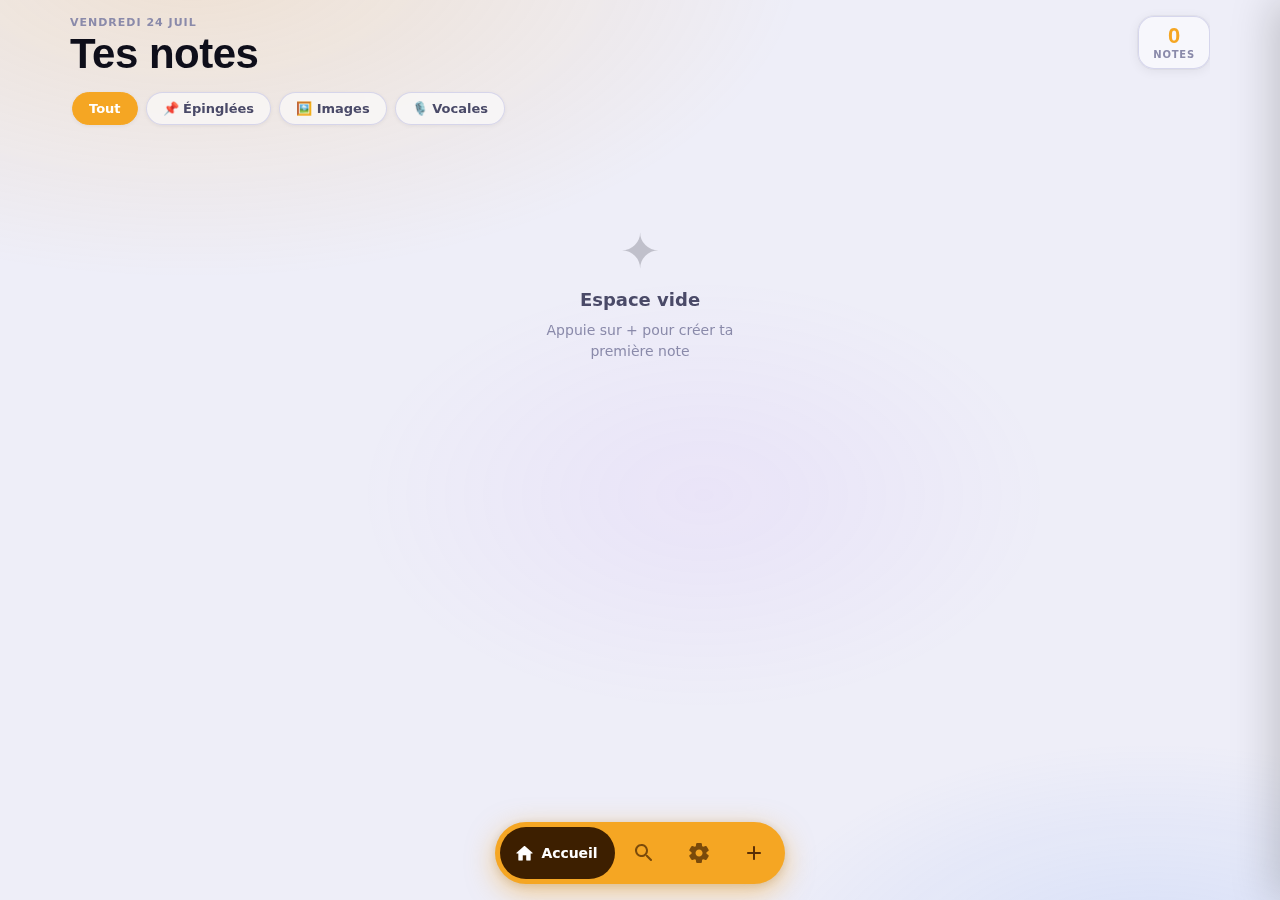
<file: index_v20-1.html>
<!DOCTYPE html>
<html lang="fr">
<head>
<meta charset="UTF-8">
<meta name="viewport" content="width=device-width, initial-scale=1.0, viewport-fit=cover">
<title>Mind Space</title>
<link rel="manifest" href="manifest.json">
<meta name="application-name" content="Mind Space">
<meta name="description" content="Prenez des notes, organisez vos idées">
<meta name="theme-color" content="#1C1C1E" media="(prefers-color-scheme: dark)">
<meta name="theme-color" content="#EEEEF8" media="(prefers-color-scheme: light)">
<meta name="mobile-web-app-capable" content="yes">
<meta name="apple-mobile-web-app-capable" content="yes">
<meta name="apple-mobile-web-app-status-bar-style" content="black-translucent">
<meta name="apple-mobile-web-app-title" content="Mind Space">
<link rel="apple-touch-icon" href="icon-180.png">
<link rel="icon" type="image/png" sizes="64x64" href="icon-64.png">
<link href="https://fonts.googleapis.com/css2?family=Google+Sans:wght@400;500;700&family=Google+Sans+Display:wght@400;500;700&family=Roboto:wght@400;500&display=swap" rel="stylesheet">
<link href="https://fonts.googleapis.com/icon?family=Material+Icons+Round" rel="stylesheet">
<style>
:root {
  --sab: env(safe-area-inset-bottom, 0px);
  --sat: env(safe-area-inset-top, 0px);
  --accent: #F5A623;
  --accent-dim: rgba(245,166,35,0.16);
  --accent-press: rgba(245,166,35,0.28);
  --on-accent: #FFFFFF;
  --danger: #F24F4F;
  --danger-dim: rgba(242,79,79,0.12);
  --bg: #EEEEF8;
  --surface: rgba(255,255,255,0.72);
  --surface-hi: rgba(255,255,255,0.92);
  --glass: rgba(255,255,255,0.55);
  --glass-border: rgba(200,200,230,0.70);
  --pill-bg: rgba(255,255,255,0.85);
  --pill-border: rgba(200,200,230,0.55);
  --nav-active-bg: rgba(245,166,35,0.12);
  --nav-icon: #666688;
  --nav-icon-active: #F5A623;
  --text-1: #0E0E1A;
  --text-2: #4A4A68;
  --text-3: #8A8AAA;
  --radius-card: 20px;
  --shadow-card: 0 2px 12px rgba(0,0,0,0.07), 0 0 0 1px rgba(0,0,0,0.04);
  --font: 'Google Sans', system-ui, sans-serif;
  --font-display: 'Google Sans Display', 'Google Sans', sans-serif;
}

@media (prefers-color-scheme: dark) {
  :root:not([data-theme="light"]) {
    --bg: #1C1C1E;
    --surface: rgba(255,255,255,0.08);
    --surface-hi: rgba(255,255,255,0.14);
    --glass: rgba(255,255,255,0.10);
    --glass-border: rgba(255,255,255,0.18);
    --pill-bg: rgba(44,44,48,0.96);
    --pill-border: rgba(255,255,255,0.14);
    --nav-active-bg: rgba(245,166,35,0.25);
    --nav-icon: rgba(255,255,255,0.55);
    --nav-icon-active: #F5A623;
    --text-1: #F2F2F7;
    --text-2: #AEAEB2;
    --text-3: #8E8E93;
    --shadow-card: 0 2px 16px rgba(0,0,0,0.45), 0 0 0 1px rgba(255,255,255,0.10);
  }
}

[data-theme="dark"] {
  --bg: #1C1C1E;
  --surface: rgba(255,255,255,0.08);
  --surface-hi: rgba(255,255,255,0.14);
  --glass: rgba(255,255,255,0.10);
  --glass-border: rgba(255,255,255,0.18);
  --pill-bg: rgba(44,44,48,0.96);
  --pill-border: rgba(255,255,255,0.14);
  --nav-active-bg: rgba(245,166,35,0.25);
  --nav-icon: rgba(255,255,255,0.55);
  --nav-icon-active: #F5A623;
  --text-1: #F2F2F7;
  --text-2: #AEAEB2;
  --text-3: #8E8E93;
  --shadow-card: 0 2px 16px rgba(0,0,0,0.45), 0 0 0 1px rgba(255,255,255,0.10);
}

[data-theme="light"] {
  --bg: #EEEEF8;
  --surface: rgba(255,255,255,0.72);
  --surface-hi: rgba(255,255,255,0.92);
  --glass: rgba(255,255,255,0.55);
  --glass-border: rgba(200,200,230,0.70);
  --pill-bg: rgba(255,255,255,0.85);
  --pill-border: rgba(200,200,230,0.55);
  --nav-active-bg: rgba(245,166,35,0.12);
  --nav-icon: #666688;
  --nav-icon-active: #F5A623;
  --text-1: #0E0E1A;
  --text-2: #4A4A68;
  --text-3: #8A8AAA;
  --shadow-card: 0 2px 12px rgba(0,0,0,0.07), 0 0 0 1px rgba(0,0,0,0.04);
}

*, *::before, *::after { box-sizing: border-box; margin: 0; padding: 0; -webkit-tap-highlight-color: transparent; }
html, body { height: 100%; overflow: hidden; background: var(--bg); font-family: var(--font); color: var(--text-1); -webkit-font-smoothing: antialiased; }

/* Fond centré sur app-shell max-width mais gradient plein écran */
body { position: relative; }

body::before {
  content: '';
  position: fixed; inset: 0; z-index: 0; pointer-events: none;
  background:
    radial-gradient(ellipse 80% 60% at 15% -5%, rgba(245,166,35,0.18) 0%, transparent 60%),
    radial-gradient(ellipse 60% 50% at 90% 110%, rgba(80,140,255,0.16) 0%, transparent 55%),
    radial-gradient(ellipse 45% 40% at 55% 55%, rgba(180,100,255,0.07) 0%, transparent 60%);
}

/* Gradients adoucis sur fond gris foncé */
[data-theme="dark"] body::before {
  background:
    radial-gradient(ellipse 80% 60% at 15% -5%, rgba(245,166,35,0.10) 0%, transparent 60%),
    radial-gradient(ellipse 60% 50% at 90% 110%, rgba(80,140,255,0.09) 0%, transparent 55%),
    radial-gradient(ellipse 45% 40% at 55% 55%, rgba(180,100,255,0.05) 0%, transparent 60%);
}
@media (prefers-color-scheme: dark) {
  :root:not([data-theme="light"]) body::before {
    background:
      radial-gradient(ellipse 80% 60% at 15% -5%, rgba(245,166,35,0.10) 0%, transparent 60%),
      radial-gradient(ellipse 60% 50% at 90% 110%, rgba(80,140,255,0.09) 0%, transparent 55%),
      radial-gradient(ellipse 45% 40% at 55% 55%, rgba(180,100,255,0.05) 0%, transparent 60%);
  }
}

button { font-family: var(--font); cursor: pointer; border: none; background: none; }

/* LAYOUT */
.app-shell {
  position: fixed; inset: 0;
  display: flex; flex-direction: column; overflow: hidden; z-index: 1;
}

/* HEADER */
.app-header {
  flex-shrink: 0;
  padding: calc(16px + var(--sat)) 20px 0;
  position: relative; z-index: 10;
}

.header-top {
  display: flex; align-items: flex-start;
  justify-content: space-between; margin-bottom: 4px;
}

.header-eyebrow {
  font-size: 11px; font-weight: 600; color: var(--text-3);
  text-transform: uppercase; letter-spacing: 1px; margin-bottom: 2px;
}

.header-title {
  font-family: var(--font-display); font-size: 34px; font-weight: 700;
  line-height: 1.08; color: var(--text-1); letter-spacing: -0.5px;
}

.header-badge {
  display: flex; flex-direction: column; align-items: center;
  background: var(--glass); backdrop-filter: blur(16px);
  -webkit-backdrop-filter: blur(16px);
  border: 1px solid var(--glass-border); border-radius: 16px;
  padding: 8px 14px; min-width: 56px; box-shadow: var(--shadow-card);
}

.badge-num { font-size: 22px; font-weight: 700; line-height: 1; color: var(--accent); font-family: var(--font-display); }
.badge-label { font-size: 10px; font-weight: 600; color: var(--text-3); text-transform: uppercase; letter-spacing: 0.8px; margin-top: 2px; }

/* FILTER CHIPS */
.filter-row {
  display: flex; gap: 8px; overflow-x: auto; scrollbar-width: none;
  margin-top: 14px; padding: 2px 2px 4px;
}
.filter-row::-webkit-scrollbar { display: none; }

.filter-chip {
  display: inline-flex; align-items: center;
  padding: 8px 16px; border-radius: 999px;
  font-size: 13px; font-weight: 600; white-space: nowrap; flex-shrink: 0;
  background: var(--glass); backdrop-filter: blur(12px);
  -webkit-backdrop-filter: blur(12px);
  border: 1px solid var(--glass-border); color: var(--text-2);
  transition: background 0.18s ease, color 0.18s ease, border-color 0.18s ease, box-shadow 0.18s ease, transform 0.12s ease;
  box-shadow: 0 1px 4px rgba(0,0,0,0.06);
}
.filter-chip:active { transform: scale(0.94); }

.filter-chip.active {
  background: var(--accent); border-color: var(--accent); color: #fff;
  font-weight: 700;
}

/* SEARCH */
.search-wrap {
  overflow: hidden; max-height: 0; opacity: 0;
  transition: max-height 0.3s cubic-bezier(0.4,0,0.2,1), opacity 0.25s ease, margin 0.3s ease;
  margin-top: 0;
}
.search-wrap.open { max-height: 60px; opacity: 1; margin-top: 10px; }

.search-bar {
  display: flex; align-items: center; gap: 10px;
  background: var(--surface-hi); backdrop-filter: blur(20px);
  -webkit-backdrop-filter: blur(20px);
  border: 1px solid var(--glass-border); border-radius: 14px;
  padding: 10px 14px; box-shadow: var(--shadow-card);
}
.search-bar .material-icons-round { color: var(--text-3); font-size: 20px; }
.search-bar input {
  flex: 1; background: none; border: none; outline: none;
  font-family: var(--font); font-size: 15px; color: var(--text-1);
}
.search-bar input::placeholder { color: var(--text-3); }

/* SCROLL AREA */
.scroll-area {
  flex: 1; overflow-y: auto; overflow-x: hidden;
  -webkit-overflow-scrolling: touch; overscroll-behavior: contain;
  scrollbar-width: none; padding: 14px 16px calc(110px + var(--sab));
}
.scroll-area::-webkit-scrollbar { display: none; }

/* BENTO GRID */
.bento-grid {
  display: grid; grid-template-columns: 1fr 1fr;
  grid-auto-rows: auto; gap: 12px;
}

/* CARDS */
.card {
  position: relative; border-radius: var(--radius-card); overflow: hidden;
  cursor: pointer; box-shadow: var(--shadow-card);
  transition: transform 0.18s cubic-bezier(0.34,1.56,0.64,1);
  background: var(--glass); backdrop-filter: blur(20px);
  -webkit-backdrop-filter: blur(20px);
  border: 1px solid var(--glass-border); min-height: 120px;
  display: flex; flex-direction: column;
}

.card.wide { grid-column: 1 / -1; }
.card:active { transform: scale(0.97); }
.card.press-active { transform: scale(0.96); }
.card.pinned-card { border-color: rgba(245,166,35,0.35); }

.pin-badge {
  position: absolute; top: 10px; right: 10px;
  width: 26px; height: 26px; border-radius: 50%;
  background: var(--accent);
  display: flex; align-items: center; justify-content: center; z-index: 2;
}
.pin-badge .material-icons-round { font-size: 14px; color: #fff; transform: rotate(45deg); }

.card-body {
  padding: 14px 14px 8px; flex: 1;
  display: flex; flex-direction: column; gap: 6px;
}

.card-chip {
  display: inline-flex; align-items: center; gap: 4px;
  font-size: 10px; font-weight: 600; text-transform: uppercase;
  letter-spacing: 0.6px; color: var(--text-3); margin-bottom: 2px;
}
.card-chip .material-icons-round { font-size: 13px; }

.card-title {
  font-size: 15px; font-weight: 700; line-height: 1.3; color: var(--text-1);
  display: -webkit-box; -webkit-line-clamp: 3; -webkit-box-orient: vertical; overflow: hidden;
}

.card-preview {
  font-size: 12.5px; line-height: 1.5; color: var(--text-2);
  display: -webkit-box; -webkit-line-clamp: 2; -webkit-box-orient: vertical; overflow: hidden; flex: 1;
}

.card-foot {
  padding: 6px 14px 12px;
  display: flex; align-items: center; justify-content: space-between; margin-top: auto;
}

.card-time { font-size: 11px; font-weight: 500; color: var(--text-3); }

.card-img-fill { width: 100%; height: 160px; object-fit: cover; display: block; flex-shrink: 0; }
.card.wide .card-img-fill { height: 200px; }

.card-img-scrim {
  position: absolute; inset: 0;
  background: linear-gradient(to top, rgba(0,0,0,0.72) 0%, transparent 55%);
  display: flex; flex-direction: column; justify-content: flex-end; padding: 14px;
}
.card-img-scrim .card-title { color: #fff; }
.card-img-scrim .card-time { color: rgba(255,255,255,0.60); }

.card-wave { display: flex; align-items: center; gap: 3px; padding: 4px 0; }
.card-wave span { display: block; width: 3px; border-radius: 2px; background: var(--accent); opacity: 0.65; flex-shrink: 0; }

.card-audio-bar { padding: 0 14px 10px; }
.card-audio-bar audio { width: 100%; height: 32px; border-radius: 8px; }

/* Card accent colors */
[data-color="b"] { border-color: rgba(245,166,35,0.22); }
[data-color="b"] .card-body { background: linear-gradient(145deg, rgba(245,166,35,0.14) 0%, transparent 70%); }
[data-color="c"] { border-color: rgba(55,195,170,0.22); }
[data-color="c"] .card-body { background: linear-gradient(145deg, rgba(55,195,170,0.14) 0%, transparent 70%); }
[data-color="d"] { border-color: rgba(255,160,55,0.22); }
[data-color="d"] .card-body { background: linear-gradient(145deg, rgba(255,160,55,0.14) 0%, transparent 70%); }
[data-color="e"] { border-color: rgba(255,80,135,0.20); }
[data-color="e"] .card-body { background: linear-gradient(145deg, rgba(255,80,135,0.13) 0%, transparent 70%); }
[data-color="f"] { border-color: rgba(55,130,255,0.20); }
[data-color="f"] .card-body { background: linear-gradient(145deg, rgba(55,130,255,0.13) 0%, transparent 70%); }

/* Entry animation */
@keyframes cardIn {
  from { opacity: 0; transform: translateY(16px) scale(0.97); }
  to   { opacity: 1; transform: translateY(0) scale(1); }
}
.animate-in { animation: cardIn 0.38s cubic-bezier(0.34,1.0,0.64,1) both; }
.animate-in:nth-child(1) { animation-delay: 0ms; }
.animate-in:nth-child(2) { animation-delay: 40ms; }
.animate-in:nth-child(3) { animation-delay: 70ms; }
.animate-in:nth-child(4) { animation-delay: 95ms; }
.animate-in:nth-child(5) { animation-delay: 115ms; }
.animate-in:nth-child(6) { animation-delay: 130ms; }
.animate-in:nth-child(7) { animation-delay: 142ms; }
.animate-in:nth-child(8) { animation-delay: 150ms; }

/* Empty state */
.empty-state {
  grid-column: 1 / -1; display: flex; flex-direction: column;
  align-items: center; justify-content: center; gap: 10px;
  padding: 80px 24px; text-align: center;
}
.empty-icon { font-size: 48px; opacity: 0.20; }
.empty-text { font-size: 18px; font-weight: 700; color: var(--text-2); }
.empty-hint { font-size: 14px; color: var(--text-3); max-width: 240px; line-height: 1.5; }

/* ═══ BOTTOM BAR ═══ */
.bottom-bar {
  position: fixed; bottom: 0; left: 0; right: 0;
  padding: 12px 20px calc(16px + var(--sab));
  display: flex; align-items: center; justify-content: center;
  z-index: 200; pointer-events: none;
}

.nav-pill {
  display: inline-flex; align-items: center;
  background: #F5A623;
  border-radius: 999px;
  padding: 5px; gap: 3px;
  box-shadow: 0 8px 28px rgba(245,166,35,0.50), 0 2px 10px rgba(0,0,0,0.15);
  pointer-events: auto;
}

/* item inactif : cercle 52px, icône seule */
.nav-item {
  display: flex; align-items: center; justify-content: center;
  height: 52px; width: 52px;
  border-radius: 999px;
  color: rgba(70,35,0,0.70);
  flex-shrink: 0;
  transition: background 0.25s cubic-bezier(0.34,1.1,0.64,1),
              color 0.2s ease,
              transform 0.15s ease;
}
.nav-item .material-icons-round {
  font-size: 24px; pointer-events: none;
}
.nav-item-label { display: none; }
.nav-item:active { transform: scale(0.85); }

/* item actif : fond brun, pill allongée, icône + label blancs */
.nav-item.active {
  width: auto;
  padding: 0 18px 0 14px;
  background: #3D1F00;
  color: #fff;
  gap: 7px;
  transform: none;
}
.nav-item.active .nav-item-label {
  display: block;
  font-size: 14px; font-weight: 700;
  white-space: nowrap; letter-spacing: -0.1px;
}
.nav-item.active .material-icons-round { font-size: 21px; }
.nav-item.active:active { transform: scale(0.96); }

/* Bouton + légèrement plus visible quand inactif */
.nav-item-add { color: rgba(60,25,0,0.85); }

/* FAB masqué — plus utilisé */
.nav-fab { display: none !important; }
.nav-add-icon-plus, .nav-add-icon-close { display: none; }

/* ═══ SPEED DIAL ═══ */
.speed-dial-overlay {
  position: fixed; inset: 0; z-index: 210;
  background: rgba(0,0,0,0);
  /* transition sur la classe de base = animée à l'ouverture ET à la fermeture */
  transition: background 0.22s ease;
  display: none;
  pointer-events: auto;
}
.speed-dial-overlay.visible { display: block; }
.speed-dial-overlay.anim    { background: rgba(0,0,0,0.32); }

.speed-dial-list {
  position: absolute; right: 20px;
  /* hauteur navbar : 52px pill + 5+5 padding + 12+16 outer = ~90px */
  bottom: calc(96px + var(--sab));
  display: flex; flex-direction: column; gap: 10px; align-items: flex-end;
  transform: translateY(16px); opacity: 0;
  transition: opacity 0.22s ease, transform 0.28s cubic-bezier(0.34,1.2,0.64,1);
  pointer-events: none;
}
.speed-dial-overlay.anim .speed-dial-list {
  transform: translateY(0); opacity: 1; pointer-events: auto;
}

.dial-row { opacity: 0; transform: translateY(12px); transition: opacity 0.20s ease, transform 0.24s cubic-bezier(0.34,1.4,0.64,1); }
.speed-dial-overlay.anim .dial-row { opacity: 1; transform: translateY(0); }
/* Apparition bottom-up : la 3ème pill (bas, proche FAB) en premier */
.speed-dial-overlay.anim .dial-row:nth-child(3) { transition-delay: 0ms; }
.speed-dial-overlay.anim .dial-row:nth-child(2) { transition-delay: 55ms; }
.speed-dial-overlay.anim .dial-row:nth-child(1) { transition-delay: 110ms; }

.dial-label { display: none; }

.dial-fab {
  display: flex; align-items: center; gap: 10px;
  padding: 12px 20px; border-radius: 999px;
  /* Pas de backdrop-filter ici : le fond sombre de l'overlay le casserait */
  background: var(--surface-hi);
  border: 1px solid var(--glass-border);
  box-shadow: 0 4px 24px rgba(0,0,0,0.22), 0 1px 6px rgba(0,0,0,0.12);
  font-size: 14px; font-weight: 600; color: var(--text-1);
  white-space: nowrap; transition: transform 0.16s cubic-bezier(0.34,1.56,0.64,1), box-shadow 0.14s ease;
  position: relative; overflow: hidden;
}
.dial-fab:active { transform: scale(0.95); box-shadow: 0 2px 10px rgba(0,0,0,0.16); }
.dial-fab::after { content: ''; position: absolute; inset: 0; border-radius: inherit; background: transparent; transition: background 0.10s ease; }
.dial-fab:active::after { background: rgba(0,0,0,0.07); }
.dial-fab .material-icons-round { font-size: 20px; color: var(--accent); }
.dial-text { font-size: 14px; font-weight: 600; color: var(--text-1); }

/* ═══ MODAL ═══ */
.modal-overlay {
  position: fixed; inset: 0; z-index: 500;
  background: rgba(0,0,0,0.42); backdrop-filter: blur(4px);
  -webkit-backdrop-filter: blur(4px);
  display: none; align-items: flex-end; opacity: 0;
  transition: opacity 0.28s ease;
}
.modal-overlay.visible { display: flex; }
.modal-overlay.open { opacity: 1; }

.modal-sheet {
  width: 100%; max-height: 92vh;
  background: var(--pill-bg); backdrop-filter: blur(32px);
  -webkit-backdrop-filter: blur(32px);
  border: 1px solid var(--glass-border); border-bottom: none;
  border-radius: 24px 24px 0 0;
  padding: 0 0 calc(24px + var(--sab));
  overflow-y: auto; -webkit-overflow-scrolling: touch;
  transform: translateY(100%);
  transition: transform 0.38s cubic-bezier(0.34,1.0,0.64,1);
  scrollbar-width: none;
}
.modal-sheet::-webkit-scrollbar { display: none; }
.modal-overlay.open .modal-sheet { transform: translateY(0); }

.modal-drag {
  width: 40px; height: 4px; border-radius: 2px;
  background: var(--text-3); opacity: 0.4; margin: 12px auto 0;
}

.modal-header {
  display: flex; align-items: center; justify-content: space-between;
  padding: 16px 20px 12px;
}
.modal-title { font-size: 17px; font-weight: 700; color: var(--text-1); }

.modal-close {
  width: 32px; height: 32px; border-radius: 50%;
  background: var(--glass); display: flex; align-items: center;
  justify-content: center; color: var(--text-2); transition: background 0.14s ease;
}
.modal-close:active { background: var(--surface-hi); }
.modal-close .material-icons-round { font-size: 18px; }

.md-field { padding: 0 20px 14px; }
.md-field input, .md-field textarea {
  width: 100%; padding: 13px 16px; border-radius: 14px;
  background: var(--glass); border: 1px solid var(--glass-border);
  outline: none; font-family: var(--font); font-size: 15px; color: var(--text-1);
  resize: none; transition: border-color 0.14s ease, background 0.14s ease;
}
.md-field input::placeholder, .md-field textarea::placeholder { color: var(--text-3); }
.md-field input:focus, .md-field textarea:focus { border-color: var(--accent); background: var(--surface-hi); }

#preview-img { display: none; width: calc(100% - 40px); max-height: 220px; object-fit: cover; border-radius: 14px; margin: 0 20px 14px; }
#audio-preview { display: none; width: calc(100% - 40px); margin: 0 20px 14px; border-radius: 10px; }

#record-btn {
  display: none; margin: 0 20px 14px; width: calc(100% - 40px);
  padding: 13px; border-radius: 14px; background: var(--glass);
  border: 1px solid var(--glass-border); font-size: 15px; font-weight: 600;
  color: var(--text-1); transition: background 0.14s ease;
}
#record-btn:active { background: var(--surface-hi); }

.btn-filled {
  display: block; width: calc(100% - 40px); margin: 0 20px 12px;
  padding: 14px; border-radius: 14px; background: var(--accent); color: #fff;
  font-size: 15px; font-weight: 700; letter-spacing: 0.2px;
  box-shadow: 0 4px 16px rgba(245,166,35,0.35);
  transition: transform 0.14s ease, box-shadow 0.14s ease;
}
.btn-filled:active { transform: scale(0.98); box-shadow: 0 2px 8px rgba(245,166,35,0.22); }

.edit-actions { display: none; flex-direction: row; gap: 10px; padding: 0 20px 4px; }

.btn-tonal {
  flex: 1; padding: 12px 14px; border-radius: 14px;
  background: var(--glass); border: 1px solid var(--glass-border);
  font-size: 14px; font-weight: 600; color: var(--text-1);
  display: flex; align-items: center; justify-content: center; gap: 6px;
  transition: background 0.14s ease;
}
.btn-tonal .material-icons-round { font-size: 18px; }
.btn-tonal:active { background: var(--surface-hi); }
.btn-tonal.active { background: var(--accent-dim); color: var(--accent); border-color: rgba(245,166,35,0.22); }
.btn-tonal.danger { color: var(--danger); }
.btn-tonal.danger:active { background: var(--danger-dim); }

/* ═══ SETTINGS ═══ */
.settings-overlay {
  position: fixed; inset: 0; z-index: 600; background: var(--bg);
  display: flex; flex-direction: column;
  transform: translateX(100%); transition: transform 0.34s cubic-bezier(0.4,0,0.2,1);
}
.settings-overlay.visible { transform: translateX(0); }

.settings-top-bar {
  display: flex; align-items: center; gap: 12px;
  padding: calc(16px + var(--sat)) 16px 14px;
  border-bottom: 1px solid var(--glass-border); flex-shrink: 0;
  background: var(--pill-bg); backdrop-filter: blur(20px);
  -webkit-backdrop-filter: blur(20px); transition: box-shadow 0.2s ease;
}
.settings-overlay.settings-scrolled .settings-top-bar { box-shadow: 0 2px 16px rgba(0,0,0,0.10); }

.settings-back {
  width: 38px; height: 38px; border-radius: 50%; background: var(--glass);
  display: flex; align-items: center; justify-content: center;
  color: var(--text-1); transition: background 0.14s ease; flex-shrink: 0;
}
.settings-back:active { background: var(--surface-hi); }
.settings-back .material-icons-round { font-size: 20px; }
.settings-top-title { font-size: 17px; font-weight: 700; color: var(--text-1); }

.settings-scroll {
  flex: 1; overflow-y: auto; overscroll-behavior: contain;
  -webkit-overflow-scrolling: touch; scrollbar-width: none;
  padding: 20px 16px calc(40px + var(--sab));
  display: flex; flex-direction: column; gap: 20px;
}
.settings-scroll::-webkit-scrollbar { display: none; }

.sett-section { display: flex; flex-direction: column; gap: 10px; }

.sett-hero {
  border-radius: 22px; padding: 24px 20px;
  background: linear-gradient(135deg, var(--accent) 0%, #4F93FF 100%);
  display: flex; align-items: center; gap: 16px;
  overflow: hidden; position: relative;
}
.sett-hero::before {
  content: ''; position: absolute; width: 160px; height: 160px;
  border-radius: 50%; background: rgba(255,255,255,0.09); right: -40px; top: -50px;
}
.sett-hero::after {
  content: ''; position: absolute; width: 80px; height: 80px;
  border-radius: 50%; background: rgba(255,255,255,0.06); right: 60px; bottom: -30px;
}
.sett-hero-icon {
  width: 54px; height: 54px; border-radius: 15px;
  background: rgba(255,255,255,0.18);
  display: flex; align-items: center; justify-content: center; flex-shrink: 0;
}
.sett-hero-icon .material-icons-round { font-size: 28px; color: #fff; }
.sett-hero-name { font-size: 20px; font-weight: 700; color: #fff; }
.sett-hero-sub { font-size: 13px; color: rgba(255,255,255,0.72); margin-top: 2px; }

.stats-row { display: grid; grid-template-columns: repeat(3, 1fr); gap: 10px; }

.stat-card {
  background: var(--glass); backdrop-filter: blur(16px);
  -webkit-backdrop-filter: blur(16px);
  border: 1px solid var(--glass-border); border-radius: 18px;
  padding: 16px 12px 14px; display: flex; flex-direction: column;
  align-items: center; gap: 4px; position: relative; overflow: hidden;
}
.stat-card::before { content: ''; position: absolute; top: 0; left: 0; right: 0; height: 3px; }
.stat-card:nth-child(1)::before { background: var(--accent); }
.stat-card:nth-child(2)::before { background: #36C98E; }
.stat-card:nth-child(3)::before { background: #F5A623; }
.stat-icon { font-size: 18px; color: var(--text-3); margin-bottom: 2px; }
.stat-num { font-size: 26px; font-weight: 700; color: var(--text-1); font-family: var(--font-display); }
.stat-lbl { font-size: 10px; font-weight: 600; text-transform: uppercase; letter-spacing: 0.8px; color: var(--text-3); }

.storage-bar-wrap {
  background: var(--glass); backdrop-filter: blur(16px);
  -webkit-backdrop-filter: blur(16px);
  border: 1px solid var(--glass-border); border-radius: 18px; padding: 14px 16px;
}
.storage-bar-header { display: flex; align-items: center; justify-content: space-between; margin-bottom: 10px; }
.storage-bar-label { display: flex; align-items: center; gap: 6px; font-size: 13px; font-weight: 600; color: var(--text-2); }
.storage-bar-label .material-icons-round { font-size: 16px; }
.storage-bar-value { font-size: 12px; font-weight: 600; color: var(--text-3); }
.storage-bar-track { height: 6px; border-radius: 3px; background: var(--surface-hi); overflow: hidden; }
.storage-bar-fill { height: 100%; border-radius: 3px; background: linear-gradient(90deg, var(--accent), #4F93FF); transition: width 0.5s ease; }

.sett-group-label { font-size: 11px; font-weight: 700; text-transform: uppercase; letter-spacing: 1px; color: var(--text-3); padding-left: 4px; }

.sett-card {
  background: var(--glass); backdrop-filter: blur(16px);
  -webkit-backdrop-filter: blur(16px);
  border: 1px solid var(--glass-border); border-radius: 20px; overflow: hidden;
}
.sett-danger-card {
  background: rgba(242,79,79,0.06); border: 1px solid rgba(242,79,79,0.18);
  border-radius: 20px; overflow: hidden;
}
.sett-divider { height: 1px; background: var(--glass-border); margin: 0 16px; }

.list-item {
  width: 100%; display: flex; align-items: center; gap: 12px;
  padding: 14px 16px; color: var(--text-1); text-align: left;
  transition: background 0.12s ease;
}
.list-item:active { background: var(--surface-hi); }
.list-item-icon {
  width: 36px; height: 36px; border-radius: 10px;
  background: var(--surface-hi);
  display: flex; align-items: center; justify-content: center; flex-shrink: 0;
}
.list-item-icon .material-icons-round { font-size: 18px; color: var(--text-2); }
.list-item-icon.primary { background: var(--accent-dim); }
.list-item-icon.primary .material-icons-round { color: var(--accent); }
.list-item-icon.danger { background: var(--danger-dim); }
.list-item-icon.danger .material-icons-round { color: var(--danger); }
.list-item-text { flex: 1; }
.list-item-label { font-size: 15px; font-weight: 600; color: var(--text-1); }
.list-item-label.danger { color: var(--danger); }
.list-item-sub { font-size: 12px; color: var(--text-3); margin-top: 1px; }
.list-item-trail { color: var(--text-3); }
.list-item-trail .material-icons-round { font-size: 18px; }

.theme-selector-wrap { padding: 14px 16px; }
.theme-selector-label { display: flex; align-items: center; gap: 8px; font-size: 15px; font-weight: 600; color: var(--text-1); margin-bottom: 12px; }
.theme-selector-label .material-icons-round { font-size: 18px; color: var(--text-2); }
.theme-selector {
  display: grid; grid-template-columns: repeat(3, 1fr); gap: 6px;
  background: var(--surface-hi); border-radius: 14px; padding: 5px;
}
.theme-btn {
  display: flex; flex-direction: column; align-items: center; gap: 4px;
  padding: 9px 6px; border-radius: 10px; font-size: 11px; font-weight: 600;
  color: var(--text-2); transition: background 0.18s ease, color 0.18s ease, box-shadow 0.18s ease;
}
.theme-btn .material-icons-round { font-size: 18px; }
.theme-btn.active { background: var(--surface); color: var(--accent); box-shadow: 0 2px 8px rgba(0,0,0,0.10); }

.settings-footer {
  display: flex; flex-direction: column; align-items: center; gap: 6px; padding: 20px;
}
.settings-footer-logo .material-icons-round { font-size: 28px; color: var(--accent); opacity: 0.55; }
.settings-footer-name { font-size: 15px; font-weight: 700; color: var(--text-2); }
.settings-footer-version { display: flex; align-items: center; gap: 8px; font-size: 12px; color: var(--text-3); }
.settings-footer-dot { width: 3px; height: 3px; border-radius: 50%; background: var(--text-3); }

/* ═══ CONTEXT MENU ═══ */
#context-overlay { position: fixed; inset: 0; z-index: 700; display: none; }
#context-overlay.visible { display: block; }

#context-menu {
  position: fixed; z-index: 710;
  background: var(--pill-bg); backdrop-filter: blur(24px);
  -webkit-backdrop-filter: blur(24px);
  border: 1px solid var(--glass-border); border-radius: 18px;
  box-shadow: 0 8px 32px rgba(0,0,0,0.20); overflow: hidden; min-width: 200px;
  opacity: 0; transform: scale(0.88); transform-origin: top left;
  transition: opacity 0.16s ease, transform 0.20s cubic-bezier(0.34,1.56,0.64,1);
  pointer-events: none;
}
#context-menu.visible { opacity: 1; transform: scale(1); pointer-events: auto; }

.ctx-item {
  display: flex; align-items: center; gap: 12px; padding: 12px 16px;
  width: 100%; color: var(--text-1); font-size: 14px; font-weight: 600;
  transition: background 0.10s ease;
}
.ctx-item:active { background: var(--surface-hi); }
.ctx-item .material-icons-round { font-size: 18px; color: var(--text-2); }
.ctx-item.danger { color: var(--danger); }
.ctx-item.danger .material-icons-round { color: var(--danger); }
.ctx-divider { height: 1px; background: var(--glass-border); margin: 2px 0; }
.ctx-item-label { flex: 1; }

/* ═══ TOAST ═══ */
.snackbar {
  position: fixed; bottom: calc(100px + var(--sab));
  left: 50%; transform: translateX(-50%) translateY(18px);
  background: rgba(14,14,26,0.92); color: #fff;
  font-size: 13px; font-weight: 600; padding: 10px 20px; border-radius: 999px;
  opacity: 0; pointer-events: none; white-space: nowrap;
  transition: opacity 0.20s ease, transform 0.20s ease; z-index: 900;
  box-shadow: 0 4px 16px rgba(0,0,0,0.24);
}
.snackbar.show { opacity: 1; transform: translateX(-50%) translateY(0); }

/* ═══ PWA BANNER ═══ */
#pwa-banner {
  position: fixed; bottom: calc(104px + var(--sab)); left: 16px; right: 16px;
  background: var(--pill-bg); backdrop-filter: blur(24px);
  -webkit-backdrop-filter: blur(24px);
  border: 1px solid var(--glass-border); border-radius: 18px;
  padding: 14px 16px; display: flex; align-items: center; gap: 12px;
  z-index: 800; box-shadow: 0 8px 32px rgba(0,0,0,0.18);
  transform: translateY(18px); opacity: 0;
  transition: transform 0.38s cubic-bezier(0.34,1.4,0.64,1), opacity 0.28s ease;
}
#pwa-banner.visible { transform: translateY(0); opacity: 1; }
#pwa-banner-logo { width: 44px; height: 44px; border-radius: 12px; flex-shrink: 0; object-fit: cover; }
.pwa-banner-text { flex: 1; min-width: 0; }
.pwa-banner-title { font-size: 14px; font-weight: 700; color: var(--text-1); }
.pwa-banner-sub { font-size: 12px; color: var(--text-3); margin-top: 1px; }
#pwa-install-btn {
  padding: 8px 16px; border-radius: 999px; background: var(--accent); color: #fff;
  font-size: 13px; font-weight: 700; flex-shrink: 0; box-shadow: 0 3px 10px rgba(245,166,35,0.35);
}
#pwa-dismiss-btn {
  width: 28px; height: 28px; border-radius: 50%; background: var(--glass);
  display: flex; align-items: center; justify-content: center; color: var(--text-3); flex-shrink: 0;
}

body.modal-open { overflow: hidden; }

/* ═══════════════════════════════════════════
   RESPONSIVE — TOUS APPAREILS
   ══════════════════════════════════════════ */

/* ── Hover states desktop (souris) ── */
@media (hover: hover) and (pointer: fine) {
  .filter-chip:hover  { background: var(--surface-hi); color: var(--text-1); }
  .filter-chip.active:hover { background: var(--accent); }
  .nav-item:hover     { background: rgba(0,0,0,0.10); }
  .card:hover         { transform: translateY(-2px); box-shadow: 0 6px 24px rgba(0,0,0,0.13), 0 0 0 1px rgba(0,0,0,0.05); }
  .dial-fab:hover     { transform: scale(1.03); }
  .list-item:hover    { background: var(--surface-hi); }
  .ctx-item:hover     { background: var(--surface-hi); }
  .btn-filled:hover   { opacity: 0.92; }
  .btn-tonal:hover    { background: var(--surface-hi); }
  .settings-back:hover { background: var(--surface-hi); }
  .modal-close:hover  { background: var(--surface-hi); }
  .theme-btn:hover    { background: var(--surface); }
}

/* ── Focus visible (clavier / tab) ── */
:focus-visible {
  outline: 2px solid var(--accent);
  outline-offset: 2px;
  border-radius: 6px;
}

/* ── Tablette portrait (600–899px) ── */
@media (min-width: 600px) {
  .bento-grid    { grid-template-columns: repeat(3, 1fr); }
  .app-header    { padding-left: 28px; padding-right: 28px; }
  .scroll-area   { padding-left: 28px; padding-right: 28px; }
  .bottom-bar    { padding-left: 32px; padding-right: 32px; }
  .header-title  { font-size: 38px; }
  .modal-sheet   { max-width: 560px; margin: 0 auto; border-radius: 24px 24px 0 0; }
}

/* ── Tablette paysage / petite desktop (900–1199px) ── */
@media (min-width: 900px) {
  .bento-grid  { grid-template-columns: repeat(4, 1fr); }
  .app-header  { padding-left: 36px; padding-right: 36px; }
  .scroll-area { padding-left: 36px; padding-right: 36px; }

  /* Modal centré comme dialog, plus en bottom-sheet */
  .modal-overlay { align-items: center; }
  .modal-sheet {
    max-width: 580px; margin: auto;
    border-radius: 24px;
    border: 1px solid var(--glass-border);
    max-height: 85vh;
  }
  .modal-drag { display: none; }

  /* Settings : panel latéral au lieu de plein écran */
  .settings-overlay {
    left: auto; right: 0; width: 420px;
    border-left: 1px solid var(--glass-border);
    box-shadow: -8px 0 40px rgba(0,0,0,0.18);
  }
}

/* ── Grande desktop (1200px+) ── */
@media (min-width: 1200px) {
  /* Conteneur centré max 1140px */
  .app-shell { max-width: 1140px; margin: 0 auto; }
  /* La navbar reste fixed pleine largeur mais son contenu est centré — déjà OK avec justify-content:center */
  .bento-grid  { grid-template-columns: repeat(5, 1fr); gap: 16px; }
  .app-header  { padding-left: 0; padding-right: 0; }
  .scroll-area { padding-left: 0; padding-right: 0; }
  .header-title { font-size: 42px; }
  .settings-overlay { width: 480px; }
}

/* ── Très grande desktop (1600px+) ── */
@media (min-width: 1600px) {
  .app-shell  { max-width: 1400px; }
  .bento-grid { grid-template-columns: repeat(6, 1fr); }
}

/* ── Réduction de mouvement (accessibilité) ── */
@media (prefers-reduced-motion: reduce) {
  *, *::before, *::after {
    animation-duration: 0.01ms !important;
    transition-duration: 0.01ms !important;
  }
}

/* ── Impression ── */
@media print {
  .bottom-bar, .speed-dial-overlay, #context-overlay,
  .snackbar, #pwa-banner, .app-header { display: none !important; }
  .scroll-area { padding-bottom: 0; overflow: visible; position: static; }
  .app-shell   { position: static; }
  .bento-grid  { grid-template-columns: repeat(3, 1fr); }
}

/* ── Fallback backdrop-filter (Firefox < 103, navigateurs anciens) ── */
@supports not (backdrop-filter: blur(1px)) {
  .nav-pill        { background: #F5A623 !important; }
  .filter-chip     { background: var(--surface) !important; }
  .modal-sheet     { background: var(--bg) !important; }
  .dial-fab        { background: var(--surface-hi) !important; }
  .settings-top-bar { background: var(--bg) !important; }
  .sett-card       { background: var(--surface) !important; }
  [data-theme="dark"] .nav-pill { background: #F5A623 !important; }
}
</style>
</head>
<body>

<div class="app-shell">
  <header class="app-header">
    <div class="header-top">
      <div class="header-title-group">
        <div class="header-eyebrow" id="header-sub">Chargement…</div>
        <div class="header-title">Tes notes</div>
      </div>
      <div class="header-badge" id="header-badge">
        <div class="badge-num">0</div>
        <div class="badge-label">notes</div>
      </div>
    </div>
    <div class="filter-row">
      <button class="filter-chip active" id="chip-all" onclick="setFilter('all')">Tout</button>
      <button class="filter-chip" id="chip-pinned" onclick="setFilter('pinned')">📌 Épinglées</button>
      <button class="filter-chip" id="chip-image" onclick="setFilter('image')">🖼️ Images</button>
      <button class="filter-chip" id="chip-vocale" onclick="setFilter('vocale')">🎙️ Vocales</button>
    </div>
    <div class="search-wrap" id="search-container">
      <div class="search-bar">
        <span class="material-icons-round">search</span>
        <input type="text" id="search-input" placeholder="Rechercher dans les notes…" oninput="search(this.value)">
      </div>
    </div>
  </header>
  <div class="scroll-area">
    <div class="bento-grid" id="container"></div>
  </div>
</div>

<!-- BOTTOM BAR — Pill orange style référence -->
<nav class="bottom-bar">
  <div class="nav-pill">
    <button class="nav-item active" id="nav-home" onclick="navHome()" aria-label="Accueil">
      <span class="material-icons-round">home</span>
      <span class="nav-item-label">Accueil</span>
    </button>
    <button class="nav-item" id="nav-search" onclick="toggleSearch()" aria-label="Recherche">
      <span class="material-icons-round">search</span>
      <span class="nav-item-label">Recherche</span>
    </button>
    <button class="nav-item" id="nav-settings" onclick="openSettings()" aria-label="Réglages">
      <span class="material-icons-round">settings</span>
      <span class="nav-item-label">Réglages</span>
    </button>
    <button class="nav-item nav-item-add" id="nav-add" onclick="togglePopup()" aria-label="Nouvelle note">
      <span class="material-icons-round">add</span>
      <span class="nav-item-label">Nouveau</span>
    </button>
  </div>
</nav>

<!-- SPEED DIAL -->
<div class="speed-dial-overlay" id="choice-popup" onclick="closePopup()">
  <div class="speed-dial-list" onclick="event.stopPropagation()">
    <div class="dial-row">
      <button class="dial-fab" onclick="openForm('écrit')">
        <span class="material-icons-round">edit_note</span>
        <span class="dial-text">Note écrite</span>
      </button>
    </div>
    <div class="dial-row">
      <button class="dial-fab" onclick="handleImageClick()">
        <span class="material-icons-round">add_photo_alternate</span>
        <span class="dial-text">Image</span>
      </button>
    </div>
    <div class="dial-row">
      <button class="dial-fab" onclick="openForm('vocale')">
        <span class="material-icons-round">mic</span>
        <span class="dial-text">Note vocale</span>
      </button>
    </div>
  </div>
</div>

<!-- MODAL -->
<div class="modal-overlay" id="modal-overlay" onclick="closeFormFromOverlay(event)">
  <div class="modal-sheet" onclick="event.stopPropagation()">
    <div class="modal-drag"></div>
    <div class="modal-header">
      <div class="modal-title" id="modal-label">Nouvelle note</div>
      <button class="modal-close" onclick="closeForm()">
        <span class="material-icons-round">close</span>
      </button>
    </div>
    <div class="md-field">
      <input type="text" id="note-title" placeholder="Titre (optionnel)">
    </div>
    <img id="preview-img" alt="Aperçu">
    <button id="record-btn" onclick="toggleRecording()">Enregistrer</button>
    <audio id="audio-preview" controls></audio>
    <div class="md-field">
      <textarea id="note-content" placeholder="Contenu de la note…" rows="5"></textarea>
    </div>
    <button class="btn-filled" onclick="saveNote()">Enregistrer</button>
    <div class="edit-actions" id="edit-actions">
      <button class="btn-tonal" id="pin-btn-modal" onclick="togglePinModal()">
        <span class="material-icons-round">push_pin</span>Épingler
      </button>
      <button class="btn-tonal danger" onclick="deleteNoteModal()">
        <span class="material-icons-round">delete</span>Supprimer
      </button>
    </div>
  </div>
</div>

<!-- SETTINGS -->
<div class="settings-overlay" id="settings-overlay">
  <div class="settings-top-bar">
    <button class="settings-back" onclick="closeSettings()">
      <span class="material-icons-round">arrow_back</span>
    </button>
    <div class="settings-top-title">Réglages</div>
  </div>
  <div class="settings-scroll" id="settings-scroll">
    <div class="sett-section">
      <div class="sett-hero">
        <div class="sett-hero-icon"><span class="material-icons-round">auto_awesome</span></div>
        <div class="sett-hero-text">
          <div class="sett-hero-name">Mind Space</div>
          <div class="sett-hero-sub">Tes notes, ton espace</div>
        </div>
      </div>
    </div>
    <div class="sett-section">
      <div class="stats-row">
        <div class="stat-card">
          <span class="material-icons-round stat-icon">description</span>
          <div class="stat-num" id="stat-total">0</div>
          <div class="stat-lbl">Notes</div>
        </div>
        <div class="stat-card">
          <span class="material-icons-round stat-icon">push_pin</span>
          <div class="stat-num" id="stat-pinned">0</div>
          <div class="stat-lbl">Épinglées</div>
        </div>
        <div class="stat-card">
          <span class="material-icons-round stat-icon">perm_media</span>
          <div class="stat-num" id="stat-media">0</div>
          <div class="stat-lbl">Médias</div>
        </div>
      </div>
      <div class="storage-bar-wrap">
        <div class="storage-bar-header">
          <div class="storage-bar-label">
            <span class="material-icons-round">storage</span>Stockage local
          </div>
          <div class="storage-bar-value" id="storage-val">—</div>
        </div>
        <div class="storage-bar-track">
          <div class="storage-bar-fill" id="storage-fill" style="width:0%"></div>
        </div>
      </div>
    </div>
    <div class="sett-section">
      <div class="sett-group-label">Apparence</div>
      <div class="sett-card">
        <div class="theme-selector-wrap">
          <div class="theme-selector-label">
            <span class="material-icons-round">palette</span>Thème de l'interface
          </div>
          <div class="theme-selector">
            <button class="theme-btn active" id="theme-btn-system" onclick="setTheme('system')">
              <span class="material-icons-round">devices</span>Système
            </button>
            <button class="theme-btn" id="theme-btn-light" onclick="setTheme('light')">
              <span class="material-icons-round">light_mode</span>Clair
            </button>
            <button class="theme-btn" id="theme-btn-dark" onclick="setTheme('dark')">
              <span class="material-icons-round">dark_mode</span>Sombre
            </button>
          </div>
        </div>
      </div>
    </div>
    <div class="sett-section">
      <div class="sett-group-label">Données</div>
      <div class="sett-card">
        <button class="list-item" onclick="exportData()">
          <div class="list-item-icon primary"><span class="material-icons-round">ios_share</span></div>
          <div class="list-item-text">
            <div class="list-item-label">Exporter les notes</div>
            <div class="list-item-sub">Télécharger une sauvegarde JSON</div>
          </div>
          <div class="list-item-trail"><span class="material-icons-round">chevron_right</span></div>
        </button>
        <div class="sett-divider"></div>
        <button class="list-item" onclick="triggerImport()">
          <div class="list-item-icon"><span class="material-icons-round">download</span></div>
          <div class="list-item-text">
            <div class="list-item-label">Importer des notes</div>
            <div class="list-item-sub">Restaurer depuis un fichier JSON</div>
          </div>
          <div class="list-item-trail"><span class="material-icons-round">chevron_right</span></div>
        </button>
      </div>
    </div>
    <div class="sett-section">
      <div class="sett-group-label" style="color:var(--danger)">Zone de danger</div>
      <div class="sett-danger-card">
        <button class="list-item" onclick="clearAllNotes()">
          <div class="list-item-icon danger"><span class="material-icons-round">delete_sweep</span></div>
          <div class="list-item-text">
            <div class="list-item-label danger">Effacer toutes les notes</div>
            <div class="list-item-sub">Action irréversible — supprime tout</div>
          </div>
          <div class="list-item-trail"><span class="material-icons-round" style="color:var(--danger);opacity:.55">warning</span></div>
        </button>
      </div>
    </div>
    <div class="sett-section">
      <div class="settings-footer">
        <div class="settings-footer-logo"><span class="material-icons-round">auto_awesome</span></div>
        <div class="settings-footer-name">Mind Space</div>
        <div class="settings-footer-version">
          <span>v3.0</span><span class="settings-footer-dot"></span>
          <span>Glassmorphism</span><span class="settings-footer-dot"></span>
          <span>PWA</span>
        </div>
      </div>
    </div>
  </div>
</div>

<!-- CONTEXT MENU -->
<div id="context-overlay" onclick="closeContextMenu()"></div>
<div id="context-menu">
  <button class="ctx-item" onclick="ctxOpen()">
    <span class="material-icons-round">open_in_new</span>
    <span class="ctx-item-label">Ouvrir</span>
  </button>
  <button class="ctx-item" onclick="ctxPin()">
    <span class="material-icons-round">push_pin</span>
    <span class="ctx-item-label" id="ctx-pin-label">Épingler</span>
  </button>
  <button class="ctx-item" onclick="ctxDuplicate()">
    <span class="material-icons-round">content_copy</span>
    <span class="ctx-item-label">Dupliquer</span>
  </button>
  <div class="ctx-divider"></div>
  <button class="ctx-item danger" onclick="ctxDelete()">
    <span class="material-icons-round">delete</span>
    <span class="ctx-item-label">Supprimer</span>
  </button>
</div>

<input type="file" id="image-input" accept="image/*" style="display:none">
<input type="file" id="import-input" accept=".json" style="display:none" onchange="importData(event)">
<div class="snackbar" id="toast"></div>

<script>
(function() {
  'use strict';
  let items = [];
  let currentType = 'écrit';
  let currentMediaData = null;
  let editingIndex = null;
  let selectedColor = null;
  let currentQuery = '';
  let currentFilter = 'all';
  let mediaRecorder = null;
  let audioChunks = [];
  let isRecording = false;
  let isFirstRender = true;
  const COLORS = ['a','b','c','d','e','f'];

  var currentTheme = 'system';
  window.setTheme = function(t) {
    currentTheme = t;
    hTap();
    localStorage.setItem('ms_theme', t);
    applyTheme(t);
    ['system','light','dark'].forEach(function(name) {
      var btn = document.getElementById('theme-btn-' + name);
      if (btn) btn.classList.toggle('active', name === t);
    });
  };
  function applyTheme(t) {
    var root = document.documentElement;
    if (t === 'dark') { root.setAttribute('data-theme', 'dark'); updateMetaThemeColor(true); }
    else if (t === 'light') { root.setAttribute('data-theme', 'light'); updateMetaThemeColor(false); }
    else {
      root.removeAttribute('data-theme');
      updateMetaThemeColor(window.matchMedia('(prefers-color-scheme: dark)').matches);
    }
  }
  function updateMetaThemeColor(isDark) {
    document.querySelectorAll('meta[name="theme-color"]').forEach(function(m) {
      if (isDark && m.getAttribute('media').includes('dark')) m.setAttribute('content', '#1C1C1E');
      if (!isDark && m.getAttribute('media').includes('light')) m.setAttribute('content', '#EEEEF8');
    });
  }
  function initTheme() {
    var saved = localStorage.getItem('ms_theme') || 'system';
    currentTheme = saved; applyTheme(saved);
    ['system','light','dark'].forEach(function(name) {
      var btn = document.getElementById('theme-btn-' + name);
      if (btn) btn.classList.toggle('active', name === saved);
    });
    window.matchMedia('(prefers-color-scheme: dark)').addEventListener('change', function(e) {
      if (currentTheme === 'system') updateMetaThemeColor(e.matches);
    });
  }

  function init() {
    initTheme();
    try { var stored = localStorage.getItem('essential_space_v2'); items = stored ? JSON.parse(stored) : []; }
    catch(e) { items = []; }
    render(); setupEventListeners(); updateMeta();
  }

  function esc(str) {
    if (str == null) return '';
    return String(str).replace(/&/g,'&amp;').replace(/</g,'&lt;').replace(/>/g,'&gt;').replace(/"/g,'&quot;');
  }
  function haptic(p) { if (navigator.vibrate) navigator.vibrate(p || 6); }

  /* Patterns Pixel-style :
     - tap léger (chip, nav)        : 6ms
     - tap medium (FAB, save)       : 10ms
     - confirm (création/modif)     : [4, 40, 8]
     - warning (suppression)        : [8, 60, 14]
     - long press                   : [6, 20, 6]                */
  function hTap()     { haptic(6); }
  function hMedium()  { haptic(10); }
  function hConfirm() { haptic([4, 40, 8]); }
  function hWarning() { haptic([8, 60, 14]); }
  var toastTimer = null;
  function showToast(msg, dur) {
    var t = document.getElementById('toast');
    if (!t) return;
    t.textContent = msg; t.classList.add('show');
    clearTimeout(toastTimer);
    toastTimer = setTimeout(function() { t.classList.remove('show'); }, dur || 2800);
  }
  function relativeTime(dateStr) {
    if (!dateStr) return '';
    var parts = dateStr.split('.');
    if (parts.length !== 3) return dateStr;
    var then = new Date(2000+parseInt(parts[2],10), parseInt(parts[1],10)-1, parseInt(parts[0],10));
    var diff = Math.floor((new Date() - then) / 86400000);
    if (diff === 0) return "Aujourd'hui";
    if (diff === 1) return 'Hier';
    if (diff < 7) return 'Il y a ' + diff + 'j';
    if (diff < 30) return 'Il y a ' + Math.floor(diff/7) + ' sem';
    return dateStr;
  }
  function updateMeta() {
    var total = items.length;
    var pinned = items.filter(function(i){ return i.pinned; }).length;
    var media  = items.filter(function(i){ return i.media; }).length;
    var badge = document.getElementById('header-badge');
    if (badge) badge.innerHTML = '<div class="badge-num">'+total+'</div><div class="badge-label">notes</div>';
    var sub = document.getElementById('header-sub');
    if (sub) {
      var days=['Dimanche','Lundi','Mardi','Mercredi','Jeudi','Vendredi','Samedi'];
      var months=['jan','fév','mar','avr','mai','juin','juil','août','sep','oct','nov','déc'];
      var n=new Date();
      sub.textContent = days[n.getDay()]+' '+n.getDate()+' '+months[n.getMonth()];
    }
    ['stat-total','stat-pinned','stat-media'].forEach(function(id,i){
      var el=document.getElementById(id); if(el) el.textContent=[total,pinned,media][i];
    });
  }

  window.setFilter = function(f) {
    currentFilter = f;
    hTap();
    ['all','pinned','image','vocale'].forEach(function(name) {
      var chip = document.getElementById('chip-'+name);
      if (chip) chip.classList.toggle('active', name === f);
    });
    render();
  };

  function waveformHTML() {
    var h=[6,12,18,26,20,14,8,16,24,18,12,6,16,22,14];
    return '<div class="card-wave">'+h.map(function(v){return '<span style="height:'+v+'px"></span>';}).join('')+'</div>';
  }

  window.render = function() {
    var container = document.getElementById('container');
    if (!container) return;
    var data = items;
    if (currentFilter==='pinned') data=data.filter(function(it){return it.pinned;});
    else if (currentFilter==='image') data=data.filter(function(it){return it.type==='image';});
    else if (currentFilter==='vocale') data=data.filter(function(it){return it.type==='vocale';});
    if (currentQuery) {
      data=data.filter(function(it){return ((it.title||'')+' '+(it.content||'')).toLowerCase().includes(currentQuery);});
    }
    if (!data.length) {
      container.innerHTML = currentQuery
        ? '<div class="empty-state"><div class="empty-icon">🔍</div><div class="empty-text">Aucun résultat</div><div class="empty-hint">Aucune note ne correspond à « '+esc(currentQuery)+' »</div></div>'
        : '<div class="empty-state"><div class="empty-icon">✦</div><div class="empty-text">Espace vide</div><div class="empty-hint">Appuie sur + pour créer ta première note</div></div>';
      updateMeta(); return;
    }
    container.innerHTML = data.map(function(item,i) {
      var realIdx=items.indexOf(item);
      var isImg=item.type==='image', isAudio=item.type==='vocale';
      var wide=isImg||isAudio;
      var anim=isFirstRender&&i<8?' animate-in':'';
      var pinCls=item.pinned?' pinned-card':'';
      var colorKey=(item.colorKey!==undefined)?item.colorKey:COLORS[realIdx%COLORS.length];
      var title=item.title||(item.content?item.content.slice(0,55):'');
      var time=relativeTime(item.date);
      var h='<div class="card'+(wide?' wide':'')+anim+pinCls+'" data-color="'+colorKey+'" onclick="openEdit('+realIdx+')">';
      if (item.pinned) h+='<div class="pin-badge"><span class="material-icons-round">push_pin</span></div>';
      if (isImg&&item.media) {
        h+='<img src="'+esc(item.media)+'" class="card-img-fill" alt="">';
        h+='<div class="card-img-scrim">';
        if(title) h+='<div class="card-title">'+esc(title)+'</div>';
        h+='<div class="card-time">'+esc(time)+'</div></div>';
      } else if (isAudio) {
        h+='<div class="card-body"><div class="card-chip"><span class="material-icons-round">mic</span><span>Vocale</span></div>';
        if(title) h+='<div class="card-title">'+esc(title)+'</div>';
        if(item.media) h+=waveformHTML();
        h+='</div>';
        if(item.media) h+='<div class="card-audio-bar"><audio src="'+esc(item.media)+'" controls onclick="event.stopPropagation()"></audio></div>';
        h+='<div class="card-foot"><div class="card-time">'+esc(time)+'</div></div>';
      } else {
        h+='<div class="card-body"><div class="card-chip"><span class="material-icons-round">edit_note</span><span>Note</span></div>';
        if(title) h+='<div class="card-title">'+esc(title)+'</div>';
        if(item.title&&item.content) h+='<div class="card-preview">'+esc(item.content)+'</div>';
        h+='</div><div class="card-foot"><div class="card-time">'+esc(time)+'</div></div>';
      }
      h+='</div>'; return h;
    }).join('');
    updateMeta(); isFirstRender=false;
  };

  function applyModalLayout(type) {
    var isVocal=type==='vocale';
    var ce=document.getElementById('note-content'); var rb=document.getElementById('record-btn');
    if(ce) ce.parentElement.style.display=isVocal?'none':'';
    if(rb) rb.style.display=isVocal?'block':'none';
  }
  function resetModal() {
    ['note-title','note-content'].forEach(function(id){var el=document.getElementById(id);if(el)el.value='';});
    var pi=document.getElementById('preview-img'); if(pi){pi.style.display='none';pi.src='';}
    var ap=document.getElementById('audio-preview'); if(ap){ap.style.display='none';ap.src='';}
    var ea=document.getElementById('edit-actions'); if(ea)ea.style.display='none';
    var rb=document.getElementById('record-btn'); if(rb)rb.style.display='none';
    var nc=document.getElementById('note-content'); if(nc)nc.parentElement.style.display='';
    currentMediaData=null; selectedColor=null;
  }
  function showModal() {
    var overlay=document.getElementById('modal-overlay'); if(!overlay) return;
    overlay.classList.add('visible'); document.body.classList.add('modal-open');
    requestAnimationFrame(function(){requestAnimationFrame(function(){overlay.classList.add('open');});});
  }
  window.closeForm=function() {
    var overlay=document.getElementById('modal-overlay'); if(!overlay) return;
    overlay.classList.remove('open');
    /* Bug 4 fix: retirer modal-open APRÈS la fin de l'animation (400ms), pas avant */
    setTimeout(function(){
      overlay.classList.remove('visible');
      document.body.classList.remove('modal-open');
    },400);
    var sheet=overlay.querySelector('.modal-sheet'); if(sheet) sheet.style.transform='';
  };
  window.closeFormFromOverlay=function(e){if(e.target===e.currentTarget)closeForm();};
  window.openForm=function(type) {
    closePopup(); editingIndex=null; currentType=type||'écrit'; resetModal();
    hMedium();
    var lbl=document.getElementById('modal-label'); if(lbl) lbl.textContent='Nouvelle note';
    applyModalLayout(currentType); showModal();
  };
  window.openEdit=function(index) {
    if(index<0||index>=items.length) return;
    hTap(); /* Bug 6 fix: haptic sur tap carte */
    editingIndex=index; var item=items[index]; resetModal();
    var lbl=document.getElementById('modal-label');
    var titleEl=document.getElementById('note-title');
    var ea=document.getElementById('edit-actions');
    var pb=document.getElementById('pin-btn-modal');
    if(lbl) lbl.textContent='Modifier la note';
    if(titleEl) titleEl.value=item.title||'';
    if(ea) ea.style.display='flex';
    if(pb) pb.classList.toggle('active',!!item.pinned);
    currentType=item.type; applyModalLayout(item.type);
    if(item.type!=='vocale'){var ce=document.getElementById('note-content');if(ce)ce.value=item.content||'';}
    if(item.type==='image'&&item.media){var pi=document.getElementById('preview-img');if(pi){pi.src=item.media;pi.style.display='block';}}
    if(item.type==='vocale'&&item.media){var ap=document.getElementById('audio-preview');if(ap){ap.src=item.media;ap.style.display='block';}}
    showModal();
  };
  window.saveNote=function() {
    var titleEl=document.getElementById('note-title');
    var contentEl=document.getElementById('note-content');
    var title=titleEl?titleEl.value.trim():'';
    var content=contentEl?contentEl.value.trim():'';
    var n=new Date();
    var date=[n.getDate(),n.getMonth()+1,n.getFullYear()%100].map(function(v){return String(v).padStart(2,'0');}).join('.');
    var note={
      title,content,type:currentType,date,color:selectedColor,
      colorKey:editingIndex!==null?(items[editingIndex].colorKey!==undefined?items[editingIndex].colorKey:COLORS[editingIndex%COLORS.length]):COLORS[items.length%COLORS.length],
      media:currentMediaData!==null?currentMediaData:(editingIndex!==null?items[editingIndex].media:null),
      pinned:editingIndex!==null?items[editingIndex].pinned:false
    };
    var wasEditing=editingIndex!==null;
    if(wasEditing) items[editingIndex]=note; else items.unshift(note);
    saveToDisk(); closeForm(); hConfirm();
    showToast(wasEditing?'Note modifiée ✓':'Note créée ✓');
  };
  window.togglePinModal=function() {
    if(editingIndex===null) return;
    items[editingIndex].pinned=!items[editingIndex].pinned;
    var pb=document.getElementById('pin-btn-modal');
    if(pb) pb.classList.toggle('active',items[editingIndex].pinned);
    hTap(); saveToDisk();
  };
  window.deleteNoteModal=function() {
    if(editingIndex===null) return;
    if(!confirm('Supprimer cette note ?')) return;
    hWarning(); items.splice(editingIndex,1); saveToDisk(); closeForm(); showToast('Note supprimée');
  };
  var dialOpen=false;
  window.togglePopup=function() {
    if(dialOpen){closePopup();return;}
    var popup=document.getElementById('choice-popup');
    var addBtn=document.getElementById('nav-add');
    if(!popup) return;
    dialOpen=true;
    /* marquer le bouton + comme actif dans la pill */
    if(addBtn) {
      ['nav-home','nav-settings','nav-search'].forEach(function(id){var el=document.getElementById(id);if(el)el.classList.remove('active');});
      addBtn.classList.add('active');
    }
    haptic(6);
    popup.classList.add('visible');
    requestAnimationFrame(function(){requestAnimationFrame(function(){popup.classList.add('anim');});});
  };
  window.closePopup=function() {
    var popup=document.getElementById('choice-popup');
    var addBtn=document.getElementById('nav-add');
    if(!popup) return;
    dialOpen=false;
    if(addBtn) addBtn.classList.remove('active');
    /* remettre nav-home actif si on ferme sans ouvrir une note */
    var nh=document.getElementById('nav-home'); if(nh) nh.classList.add('active');
    popup.classList.remove('anim');
    setTimeout(function(){ popup.classList.remove('visible'); }, 230);
  };

  window.handleImageClick=function() {
    closePopup(); hMedium(); var ii=document.getElementById('image-input'); if(ii) ii.click();
  };
  function handleImageChange(e) {
    var file=e.target.files[0]; if(!file) return;
    var reader=new FileReader();
    reader.onload=function(ev) {
      editingIndex=null; currentType='image'; resetModal();
      currentMediaData=ev.target.result;
      var lbl=document.getElementById('modal-label');
      var pi=document.getElementById('preview-img');
      var nc=document.getElementById('note-content');
      if(lbl) lbl.textContent='Nouvelle note';
      if(pi){pi.src=currentMediaData;pi.style.display='block';}
      if(nc) nc.parentElement.style.display='none';
      showModal();
    };
    reader.readAsDataURL(file); e.target.value='';
  }
  window.toggleRecording=function() {
    var btn=document.getElementById('record-btn'); if(!btn) return;
    if(!isRecording) {
      if(!navigator.mediaDevices){alert('Non supporté');return;}
      navigator.mediaDevices.getUserMedia({audio:true}).then(function(stream) {
        mediaRecorder=new MediaRecorder(stream); audioChunks=[];
        mediaRecorder.ondataavailable=function(e){audioChunks.push(e.data);};
        mediaRecorder.onstop=function() {
          var blob=new Blob(audioChunks,{type:'audio/webm'});
          var fr=new FileReader();
          fr.onload=function(ev){
            currentMediaData=ev.target.result;
            var ap=document.getElementById('audio-preview');
            if(ap){ap.src=currentMediaData;ap.style.display='block';}
          };
          fr.readAsDataURL(blob); stream.getTracks().forEach(function(t){t.stop();});
        };
        mediaRecorder.start(); isRecording=true;
        btn.textContent='⏹ Arrêter'; btn.style.background='var(--danger-dim)'; btn.style.color='var(--danger)';
      }).catch(function(){alert('Microphone non accessible');});
    } else {
      if(mediaRecorder) mediaRecorder.stop();
      isRecording=false; btn.textContent='Enregistrer'; btn.style.background=''; btn.style.color='';
    }
  };
  window.toggleSearch=function() {
    var sc=document.getElementById('search-container');
    var nb=document.getElementById('nav-search');
    if(!sc) return;
    hTap();
    sc.classList.toggle('open');
    var isOpen=sc.classList.contains('open');
    /* gérer active state sur toute la pill */
    ['nav-home','nav-settings','nav-add'].forEach(function(id){var el=document.getElementById(id);if(el)el.classList.remove('active');});
    if(nb) nb.classList.toggle('active',isOpen);
    if(!isOpen) { var nh=document.getElementById('nav-home'); if(nh) nh.classList.add('active'); }
    if(isOpen){setTimeout(function(){var si=document.getElementById('search-input');if(si)si.focus();},150);}
    else{var si=document.getElementById('search-input');if(si){si.value='';search('');}}
  };
  window.search=function(q){currentQuery=q?q.toLowerCase().trim():'';render();};
  window.navHome=function() {
    var sc=document.getElementById('search-container');
    if(sc&&sc.classList.contains('open')) {
      sc.classList.remove('open');
      var nb=document.getElementById('nav-search'); if(nb) nb.classList.remove('active');
      var si=document.getElementById('search-input'); if(si){si.value='';currentQuery='';}
    }
    hTap();
    currentFilter='all';
    ['all','pinned','image','vocale'].forEach(function(n){
      var c=document.getElementById('chip-'+n); if(c) c.classList.toggle('active',n==='all');
    });
    ['nav-home','nav-settings','nav-search','nav-add'].forEach(function(id){
      var el=document.getElementById(id); if(el) el.classList.toggle('active',id==='nav-home');
    });
    render();
  };
  var _settingsScrollHandler = null; /* Bug 2 fix: référence pour pouvoir supprimer l'ancien listener */
  window.openSettings=function() {
    hTap();
    ['nav-home','nav-search','nav-add'].forEach(function(id){var el=document.getElementById(id);if(el)el.classList.remove('active');});
    var ns=document.getElementById('nav-settings'); if(ns) ns.classList.add('active');
    var ol=document.getElementById('settings-overlay'); if(ol) ol.classList.add('visible');
    updateStorageBar();
    var scroll=document.getElementById('settings-scroll');
    if(scroll) {
      /* supprimer l'ancien listener avant d'en ajouter un nouveau */
      if(_settingsScrollHandler) scroll.removeEventListener('scroll', _settingsScrollHandler);
      _settingsScrollHandler = function(){ ol.classList.toggle('settings-scrolled', scroll.scrollTop>4); };
      scroll.addEventListener('scroll', _settingsScrollHandler);
    }
  };
  window.closeSettings=function() {
    hTap();
    var ol=document.getElementById('settings-overlay'); if(ol) ol.classList.remove('visible');
    ['nav-settings','nav-search','nav-add'].forEach(function(id){var el=document.getElementById(id);if(el)el.classList.remove('active');});
    var nh=document.getElementById('nav-home'); if(nh) nh.classList.add('active');
  };
  window.clearAllNotes=function() {
    if(!items.length){showToast('Aucune note à effacer');return;}
    if(!confirm('Effacer toutes les '+items.length+' notes ?')) return;
    hWarning(); items=[]; saveToDisk(); closeSettings();
    /* Bug 7 fix: updateMeta explicite car closeSettings se produit avant render() de saveToDisk */
    updateMeta(); showToast('Toutes les notes effacées');
  };
  function updateStorageBar() {
    try {
      var raw=localStorage.getItem('essential_space_v2')||'';
      var bytes=new Blob([raw]).size;
      var quota=5*1024*1024;
      var pct=Math.min(100,Math.round(bytes/quota*100));
      var kb=(bytes/1024).toFixed(1);
      var valEl=document.getElementById('storage-val');
      var fillEl=document.getElementById('storage-fill');
      if(valEl) valEl.textContent=kb+' Ko · '+pct+'%';
      if(fillEl){
        fillEl.style.width=Math.max(pct,1)+'%';
        fillEl.style.background=pct>80?'linear-gradient(90deg,var(--danger),#FF7043)':'linear-gradient(90deg,var(--accent),#4F93FF)';
      }
    } catch(e){}
  }
  function saveToDisk() {
    try{items.sort(function(a,b){return(b.pinned?1:0)-(a.pinned?1:0);});localStorage.setItem('essential_space_v2',JSON.stringify(items));}catch(e){}
    render();
  }
  window.saveToDisk=saveToDisk;
  window.exportData=function() {
    var blob=new Blob([JSON.stringify(items,null,2)],{type:'application/json'});
    var url=URL.createObjectURL(blob); var a=document.createElement('a');
    a.href=url; a.download='mindspace_'+new Date().toISOString().slice(0,10)+'.json';
    document.body.appendChild(a); a.click(); document.body.removeChild(a); URL.revokeObjectURL(url);
  };
  window.triggerImport=function(){var ii=document.getElementById('import-input');if(ii)ii.click();};
  window.importData=function(e) {
    var file=e.target.files[0]; if(!file) return;
    var reader=new FileReader();
    reader.onload=function(ev){
      try{
        var data=JSON.parse(ev.target.result);
        if(Array.isArray(data)){items=data;saveToDisk();showToast(data.length+' notes importées');}
        else showToast('Fichier invalide');
      }catch(err){alert('Erreur import');}
    };
    reader.readAsText(file); e.target.value='';
  };

  var ctxIndex=null,pressTimer=null,pressStartX=0,pressStartY=0;
  function openContextMenu(index,x,y) {
    ctxIndex=index;
    var menu=document.getElementById('context-menu');
    var ol=document.getElementById('context-overlay');
    if(!menu||!ol) return;
    haptic([10,30,10]);
    var pinLabel=document.getElementById('ctx-pin-label');
    if(pinLabel) pinLabel.textContent=(items[index]&&items[index].pinned)?'Désépingler':'Épingler';
    menu.style.visibility='hidden';
    var mw=menu.offsetWidth||200,mh=menu.offsetHeight||240;
    var vw=window.innerWidth,vh=window.innerHeight;
    var left=x+12,top=y-mh/2;
    if(left+mw>vw-12) left=x-mw-12;
    if(left<12) left=12;
    if(top+mh>vh-20) top=vh-mh-20;
    if(top<20) top=20;
    menu.style.left=left+'px'; menu.style.top=top+'px';
    menu.style.transformOrigin=(x<vw/2)?'top left':'top right';
    menu.style.visibility='';
    ol.classList.add('visible');
    requestAnimationFrame(function(){requestAnimationFrame(function(){menu.classList.add('visible');});});
  }
  window.closeContextMenu=function() {
    var menu=document.getElementById('context-menu'); var ol=document.getElementById('context-overlay');
    if(menu) menu.classList.remove('visible'); if(ol) ol.classList.remove('visible'); ctxIndex=null;
  };
  window.ctxOpen=function(){var i=ctxIndex;closeContextMenu();hTap();if(i!==null)openEdit(i);};
  window.ctxPin=function() {
    if(ctxIndex===null||!items[ctxIndex]) return;
    var was=items[ctxIndex].pinned; items[ctxIndex].pinned=!was;
    hTap(); saveToDisk(); closeContextMenu(); showToast(was?'Note désépinglée':'Note épinglée');
  };
  window.ctxDuplicate=function() {
    if(ctxIndex===null||!items[ctxIndex]) return;
    var clone=JSON.parse(JSON.stringify(items[ctxIndex]));
    clone.pinned=false; clone.colorKey=COLORS[items.length%COLORS.length];
    var n=new Date();
    clone.date=[n.getDate(),n.getMonth()+1,n.getFullYear()%100].map(function(v){return String(v).padStart(2,'0');}).join('.');
    items.splice(ctxIndex+1,0,clone); hConfirm(); saveToDisk(); closeContextMenu(); showToast('Note dupliquée');
  };
  window.ctxDelete=function() {
    if(ctxIndex===null||!items[ctxIndex]) return;
    var i=ctxIndex; closeContextMenu(); hWarning(); items.splice(i,1); saveToDisk(); showToast('Note supprimée');
  };

  function setupLongPress() {
    var container=document.getElementById('container'); if(!container) return;
    function getCardIndex(card) {
      var cards=container.querySelectorAll('.card');
      var idx=Array.from(cards).indexOf(card); if(idx===-1) return -1;
      var data=items;
      if(currentFilter==='pinned') data=data.filter(function(it){return it.pinned;});
      else if(currentFilter==='image') data=data.filter(function(it){return it.type==='image';});
      else if(currentFilter==='vocale') data=data.filter(function(it){return it.type==='vocale';});
      if(currentQuery) data=data.filter(function(it){return((it.title||'')+' '+(it.content||'')).toLowerCase().includes(currentQuery);});
      return items.indexOf(data[idx]);
    }
    container.addEventListener('touchstart',function(e){
      var card=e.target.closest('.card'); if(!card||e.target.closest('audio')) return;
      var t=e.touches[0]; pressStartX=t.clientX; pressStartY=t.clientY;
      card.classList.add('press-active');
      pressTimer=setTimeout(function(){card.classList.remove('press-active');haptic([6,20,6]);var ri=getCardIndex(card);if(ri!==-1)openContextMenu(ri,t.clientX,t.clientY);},500);
    },{passive:true});
    container.addEventListener('touchend',function(e){clearTimeout(pressTimer);var card=e.target.closest('.card');if(card)card.classList.remove('press-active');},{passive:true});
    container.addEventListener('touchmove',function(e){
      var t=e.touches[0];
      if(Math.abs(t.clientX-pressStartX)>8||Math.abs(t.clientY-pressStartY)>8){clearTimeout(pressTimer);var card=e.target.closest('.card');if(card)card.classList.remove('press-active');}
    },{passive:true});
    container.addEventListener('mousedown',function(e){
      var card=e.target.closest('.card'); if(!card) return;
      pressStartX=e.clientX; pressStartY=e.clientY;
      pressTimer=setTimeout(function(){var ri=getCardIndex(card);if(ri!==-1)openContextMenu(ri,e.clientX,e.clientY);},500);
    });
    container.addEventListener('mouseup',function(){clearTimeout(pressTimer);});
    container.addEventListener('mousemove',function(e){if(Math.abs(e.clientX-pressStartX)>6||Math.abs(e.clientY-pressStartY)>6)clearTimeout(pressTimer);});
  }

  function setupSwipeClose() {
    var sheet=document.querySelector('.modal-sheet'); if(!sheet) return;
    var startY=0,dragging=false;
    sheet.addEventListener('touchstart',function(e){
      if(e.target.tagName==='INPUT'||e.target.tagName==='TEXTAREA') return;
      startY=e.touches[0].clientY; dragging=true; sheet.style.transition='none';
    },{passive:true});
    sheet.addEventListener('touchmove',function(e){
      if(!dragging) return;
      var dy=e.touches[0].clientY-startY;
      if(dy>0) sheet.style.transform='translateY('+dy+'px)';
    },{passive:true});
    sheet.addEventListener('touchend',function(e){
      if(!dragging) return; dragging=false; sheet.style.transition='';
      if(e.changedTouches[0].clientY-startY>120) closeForm(); else sheet.style.transform='';
    },{passive:true});
  }

  function setupEventListeners() {
    var ii=document.getElementById('image-input'); if(ii) ii.addEventListener('change',handleImageChange);
    setupLongPress(); setupSwipeClose();
  }

  if(document.readyState==='loading'){document.addEventListener('DOMContentLoaded',init);}else{init();}
})();
</script>

<script>
(function initPWA() {
  'use strict';
  if ('serviceWorker' in navigator) {
    window.addEventListener('load', function() {
      navigator.serviceWorker.register('./sw.js', { scope: './' })
        .then(function(reg) { console.log('[PWA] SW actif', reg.scope); })
        .catch(function(err) { console.info('[PWA] SW (HTTPS requis):', err.message); });
    });
  }
  var deferredPrompt = null;
  window.addEventListener('beforeinstallprompt', function(e) {
    e.preventDefault(); deferredPrompt = e; setTimeout(showInstallBanner, 1800);
  });
  function showInstallBanner() {
    if (document.getElementById('pwa-banner')) return;
    var banner = document.createElement('div');
    banner.id = 'pwa-banner';
    banner.innerHTML =
      '<img id="pwa-banner-logo" src="icon-192.png" alt="Mind Space">' +
      '<div class="pwa-banner-text"><div class="pwa-banner-title">Installer Mind Space</div><div class="pwa-banner-sub">Accès rapide · Fonctionne hors-ligne</div></div>' +
      '<button id="pwa-install-btn">Installer</button>' +
      '<button id="pwa-dismiss-btn"><span class="material-icons-round" style="font-size:16px;pointer-events:none">close</span></button>';
    document.body.appendChild(banner);
    requestAnimationFrame(function(){requestAnimationFrame(function(){banner.classList.add('visible');});});
    document.getElementById('pwa-install-btn').addEventListener('click', function() {
      if(!deferredPrompt) return;
      deferredPrompt.prompt();
      deferredPrompt.userChoice.then(function(){deferredPrompt=null;hideBanner();});
    });
    document.getElementById('pwa-dismiss-btn').addEventListener('click', hideBanner);
  }
  function hideBanner() {
    var b=document.getElementById('pwa-banner'); if(!b) return;
    b.classList.remove('visible'); setTimeout(function(){b.remove();},450);
  }
  window.addEventListener('appinstalled', function(){hideBanner();});
})();
</script>
</body>
</html>
</file>
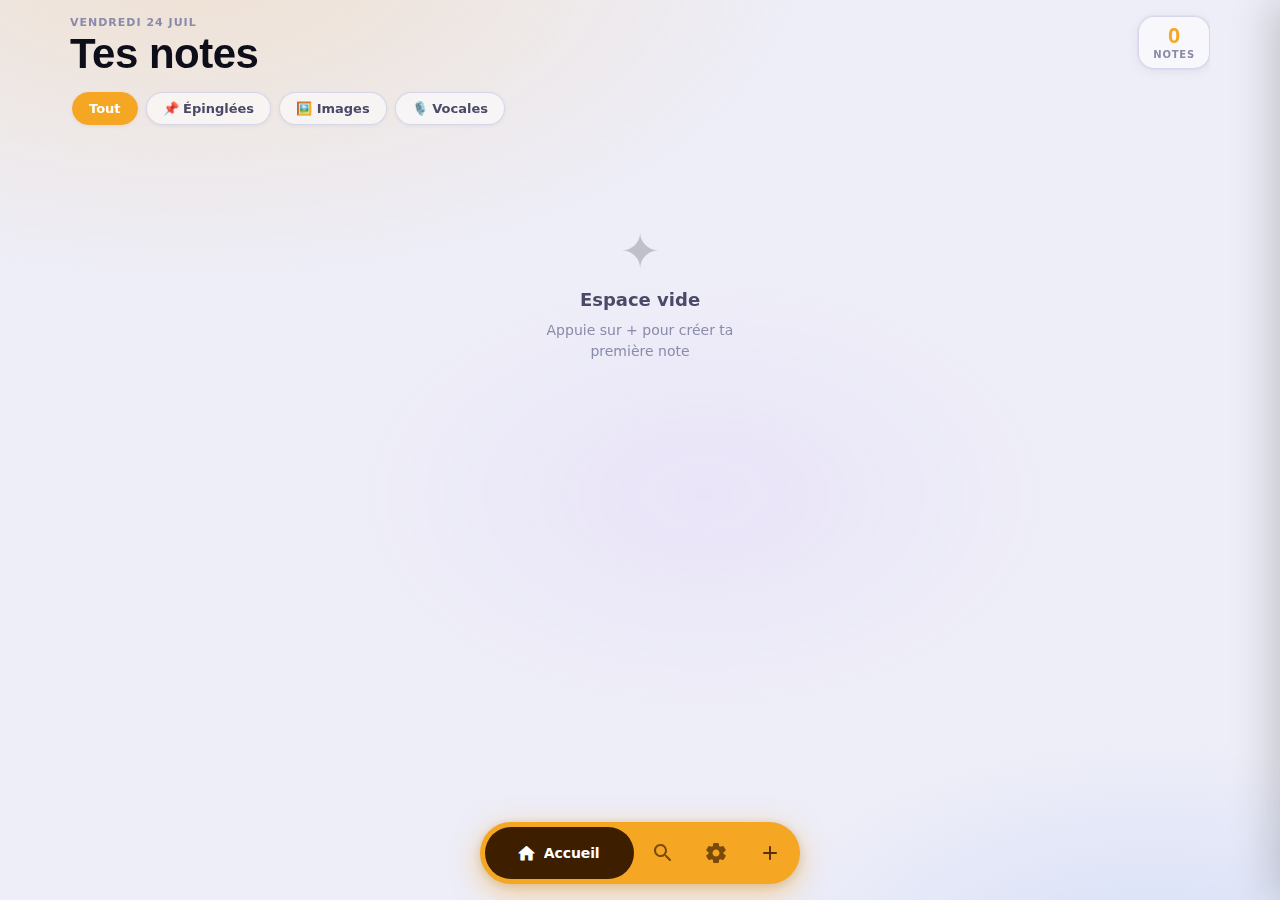
<file: index_v33-1.html>
<!DOCTYPE html>
<html lang="fr">
<head>
<meta charset="UTF-8">
<meta name="viewport" content="width=device-width, initial-scale=1.0, viewport-fit=cover">
<title>Mind Space</title>
<link rel="manifest" href="manifest.json">
<meta name="application-name" content="Mind Space">
<meta name="description" content="Prenez des notes, organisez vos idées">
<meta name="theme-color" content="#1C1C1E" media="(prefers-color-scheme: dark)">
<meta name="theme-color" content="#EEEEF8" media="(prefers-color-scheme: light)">
<meta name="mobile-web-app-capable" content="yes">
<meta name="apple-mobile-web-app-capable" content="yes">
<meta name="apple-mobile-web-app-status-bar-style" content="black-translucent">
<meta name="apple-mobile-web-app-title" content="Mind Space">
<link rel="apple-touch-icon" href="icon-180.png">
<link rel="icon" type="image/png" sizes="64x64" href="icon-64.png">
<link href="https://fonts.googleapis.com/css2?family=Google+Sans:wght@400;500;700&family=Google+Sans+Display:wght@400;500;700&family=Roboto:wght@400;500&display=swap" rel="stylesheet">
<link href="https://fonts.googleapis.com/icon?family=Material+Icons+Round" rel="stylesheet">
<style>
:root {
  --sab: env(safe-area-inset-bottom, 0px);
  --sat: env(safe-area-inset-top, 0px);
  --accent: #F5A623;
  --accent-dim: rgba(245,166,35,0.16);
  --accent-press: rgba(245,166,35,0.28);
  --on-accent: #FFFFFF;
  --danger: #F24F4F;
  --danger-dim: rgba(242,79,79,0.12);
  --bg: #EEEEF8;
  --surface: rgba(255,255,255,0.72);
  --surface-hi: rgba(255,255,255,0.92);
  --glass: rgba(255,255,255,0.55);
  --glass-border: rgba(200,200,230,0.70);
  --pill-bg: rgba(255,255,255,0.85);
  --pill-border: rgba(200,200,230,0.55);
  --nav-active-bg: rgba(245,166,35,0.12);
  --nav-icon: #666688;
  --nav-icon-active: #F5A623;
  --text-1: #0E0E1A;
  --text-2: #4A4A68;
  --text-3: #8A8AAA;
  --radius-card: 20px;
  --shadow-card: 0 2px 12px rgba(0,0,0,0.07), 0 0 0 1px rgba(0,0,0,0.04);
  --font: 'Google Sans', system-ui, sans-serif;
  --font-display: 'Google Sans Display', 'Google Sans', sans-serif;
}

@media (prefers-color-scheme: dark) {
  :root:not([data-theme="light"]) {
    --bg: #1C1C1E;
    --surface: rgba(255,255,255,0.08);
    --surface-hi: rgba(255,255,255,0.14);
    --glass: rgba(255,255,255,0.10);
    --glass-border: rgba(255,255,255,0.18);
    --pill-bg: rgba(44,44,48,0.96);
    --pill-border: rgba(255,255,255,0.14);
    --nav-active-bg: rgba(245,166,35,0.25);
    --nav-icon: rgba(255,255,255,0.55);
    --nav-icon-active: #F5A623;
    --text-1: #F2F2F7;
    --text-2: #AEAEB2;
    --text-3: #8E8E93;
    --shadow-card: 0 2px 16px rgba(0,0,0,0.45), 0 0 0 1px rgba(255,255,255,0.10);
  }
}

[data-theme="dark"] {
  --bg: #1C1C1E;
  --surface: rgba(255,255,255,0.08);
  --surface-hi: rgba(255,255,255,0.14);
  --glass: rgba(255,255,255,0.10);
  --glass-border: rgba(255,255,255,0.18);
  --pill-bg: rgba(44,44,48,0.96);
  --pill-border: rgba(255,255,255,0.14);
  --nav-active-bg: rgba(245,166,35,0.25);
  --nav-icon: rgba(255,255,255,0.55);
  --nav-icon-active: #F5A623;
  --text-1: #F2F2F7;
  --text-2: #AEAEB2;
  --text-3: #8E8E93;
  --shadow-card: 0 2px 16px rgba(0,0,0,0.45), 0 0 0 1px rgba(255,255,255,0.10);
}

[data-theme="light"] {
  --bg: #EEEEF8;
  --surface: rgba(255,255,255,0.72);
  --surface-hi: rgba(255,255,255,0.92);
  --glass: rgba(255,255,255,0.55);
  --glass-border: rgba(200,200,230,0.70);
  --pill-bg: rgba(255,255,255,0.85);
  --pill-border: rgba(200,200,230,0.55);
  --nav-active-bg: rgba(245,166,35,0.12);
  --nav-icon: #666688;
  --nav-icon-active: #F5A623;
  --text-1: #0E0E1A;
  --text-2: #4A4A68;
  --text-3: #8A8AAA;
  --shadow-card: 0 2px 12px rgba(0,0,0,0.07), 0 0 0 1px rgba(0,0,0,0.04);
}

*, *::before, *::after { box-sizing: border-box; margin: 0; padding: 0; -webkit-tap-highlight-color: transparent; }
html, body { height: 100%; overflow: hidden; background: var(--bg); font-family: var(--font); color: var(--text-1); -webkit-font-smoothing: antialiased; }

/* Fond centré sur app-shell max-width mais gradient plein écran */
body { position: relative; }

body::before {
  content: '';
  position: fixed; inset: 0; z-index: 0; pointer-events: none;
  background:
    radial-gradient(ellipse 80% 60% at 15% -5%, rgba(245,166,35,0.18) 0%, transparent 60%),
    radial-gradient(ellipse 60% 50% at 90% 110%, rgba(80,140,255,0.16) 0%, transparent 55%),
    radial-gradient(ellipse 45% 40% at 55% 55%, rgba(180,100,255,0.07) 0%, transparent 60%);
}

/* Gradients adoucis sur fond gris foncé */
[data-theme="dark"] body::before {
  background:
    radial-gradient(ellipse 80% 60% at 15% -5%, rgba(245,166,35,0.10) 0%, transparent 60%),
    radial-gradient(ellipse 60% 50% at 90% 110%, rgba(80,140,255,0.09) 0%, transparent 55%),
    radial-gradient(ellipse 45% 40% at 55% 55%, rgba(180,100,255,0.05) 0%, transparent 60%);
}
@media (prefers-color-scheme: dark) {
  :root:not([data-theme="light"]) body::before {
    background:
      radial-gradient(ellipse 80% 60% at 15% -5%, rgba(245,166,35,0.10) 0%, transparent 60%),
      radial-gradient(ellipse 60% 50% at 90% 110%, rgba(80,140,255,0.09) 0%, transparent 55%),
      radial-gradient(ellipse 45% 40% at 55% 55%, rgba(180,100,255,0.05) 0%, transparent 60%);
  }
}

button { font-family: var(--font); cursor: pointer; border: none; background: none; }

/* LAYOUT */
.app-shell {
  position: fixed; inset: 0;
  display: flex; flex-direction: column; overflow: hidden; z-index: 1;
}

/* HEADER */
.app-header {
  flex-shrink: 0;
  padding: calc(16px + var(--sat)) 20px 0;
  position: relative; z-index: 10;
}

.header-top {
  display: flex; align-items: flex-start;
  justify-content: space-between; margin-bottom: 4px;
}

.header-eyebrow {
  font-size: 11px; font-weight: 600; color: var(--text-3);
  text-transform: uppercase; letter-spacing: 1px; margin-bottom: 2px;
}

.header-title {
  font-family: var(--font-display); font-size: 34px; font-weight: 700;
  line-height: 1.08; color: var(--text-1); letter-spacing: -0.5px;
}

.header-badge {
  display: flex; flex-direction: column; align-items: center;
  background: var(--glass); backdrop-filter: blur(16px);
  -webkit-backdrop-filter: blur(16px);
  border: 1px solid var(--glass-border); border-radius: 16px;
  padding: 8px 14px; min-width: 56px; box-shadow: var(--shadow-card);
}

.badge-num { font-size: 22px; font-weight: 700; line-height: 1; color: var(--accent); font-family: var(--font-display); }
.badge-label { font-size: 10px; font-weight: 600; color: var(--text-3); text-transform: uppercase; letter-spacing: 0.8px; margin-top: 2px; }

/* FILTER CHIPS */
.filter-row {
  display: flex; gap: 8px; overflow-x: auto; scrollbar-width: none;
  margin-top: 14px; padding: 2px 2px 4px;
}
.filter-row::-webkit-scrollbar { display: none; }

.filter-chip {
  display: inline-flex; align-items: center;
  padding: 8px 16px; border-radius: 999px;
  font-size: 13px; font-weight: 600; white-space: nowrap; flex-shrink: 0;
  background: var(--glass); backdrop-filter: blur(12px);
  -webkit-backdrop-filter: blur(12px);
  border: 1px solid var(--glass-border); color: var(--text-2);
  transition: background 0.18s ease, color 0.18s ease, border-color 0.18s ease, box-shadow 0.18s ease, transform 0.12s ease;
  box-shadow: 0 1px 4px rgba(0,0,0,0.06);
}
.filter-chip:active { transform: scale(0.94); }

.filter-chip.active {
  background: var(--accent); border-color: var(--accent); color: #fff;
  font-weight: 700;
}

/* (search-wrap supprimé — remplacé par la page de recherche complète) */

/* SCROLL AREA */
.scroll-area {
  flex: 1; overflow-y: auto; overflow-x: hidden;
  -webkit-overflow-scrolling: touch; overscroll-behavior: contain;
  scrollbar-width: none; padding: 14px 16px calc(110px + var(--sab));
}
.scroll-area::-webkit-scrollbar { display: none; }

/* BENTO GRID */
.bento-grid {
  display: grid; grid-template-columns: 1fr 1fr;
  grid-auto-rows: auto; gap: 12px;
}

/* CARDS */
.card {
  position: relative; border-radius: 16px; overflow: hidden;
  cursor: pointer;
  background: var(--surface);
  border: 1px solid var(--glass-border);
  box-shadow: 0 1px 4px rgba(0,0,0,0.06);
  min-height: 100px;
  display: flex; flex-direction: column;
  transition: transform 0.15s ease, box-shadow 0.15s ease;
}
.card.wide { grid-column: 1 / -1; }
.card:active { transform: scale(0.97); }
.card.press-active { transform: scale(0.96); }
.card.pinned-card { border-color: rgba(245,166,35,0.45); }

/* Petit dot orange pour les épinglées — plus discret que le badge */
.pin-badge {
  position: absolute; top: 10px; right: 10px;
  width: 7px; height: 7px; border-radius: 50%;
  background: var(--accent); z-index: 2;
}

.card-body {
  padding: 14px 14px 10px; flex: 1;
  display: flex; flex-direction: column;
  align-items: flex-start; justify-content: flex-start;
  gap: 5px;
}

.card-title {
  font-size: 14px; font-weight: 600; line-height: 1.4; color: var(--text-1);
  display: -webkit-box; -webkit-line-clamp: 4; -webkit-box-orient: vertical; overflow: hidden;
  width: 100%;
}

.card-preview {
  font-size: 12px; line-height: 1.5; color: var(--text-2);
  display: -webkit-box; -webkit-line-clamp: 3; -webkit-box-orient: vertical; overflow: hidden;
  width: 100%;
}

.card-foot {
  padding: 0 14px 12px;
  display: flex; align-items: center; gap: 6px;
}

.card-time { font-size: 11px; color: var(--text-3); }

/* Icône type sur les notes vocales/image — petite, discrète */
.card-type-icon {
  font-size: 12px; color: var(--text-3);
  font-family: 'Material Icons Round'; font-style: normal;
  line-height: 1;
}

.card-img-fill { width: 100%; height: 150px; object-fit: cover; display: block; flex-shrink: 0; }
.card.wide .card-img-fill { height: 180px; }

.card-img-scrim {
  position: absolute; inset: 0;
  background: linear-gradient(to top, rgba(0,0,0,0.65) 0%, transparent 50%);
  display: flex; flex-direction: column; justify-content: flex-end; padding: 12px 14px;
}
.card-img-scrim .card-title { color: #fff; -webkit-line-clamp: 2; }
.card-img-scrim .card-time { color: rgba(255,255,255,0.55); }

.card-wave { display: flex; align-items: center; gap: 2px; padding: 6px 0 2px; }
.card-wave span { display: block; width: 2px; border-radius: 2px; background: var(--accent); opacity: 0.55; flex-shrink: 0; }

.card-audio-bar { padding: 0 14px 10px; }
.card-audio-bar audio { width: 100%; height: 28px; border-radius: 6px; }

/* Accent couleurs — juste une fine bordure colorée, plus de gradients */
[data-color="b"] { border-left: 3px solid rgba(245,166,35,0.60); }
[data-color="c"] { border-left: 3px solid rgba(55,195,170,0.60); }
[data-color="d"] { border-left: 3px solid rgba(255,160,55,0.60); }
[data-color="e"] { border-left: 3px solid rgba(255,80,135,0.55); }
[data-color="f"] { border-left: 3px solid rgba(55,130,255,0.55); }

/* Entry animation */
@keyframes cardIn {
  from { opacity: 0; transform: translateY(16px) scale(0.97); }
  to   { opacity: 1; transform: translateY(0) scale(1); }
}
.animate-in { animation: cardIn 0.38s cubic-bezier(0.34,1.0,0.64,1) both; }
.animate-in:nth-child(1) { animation-delay: 0ms; }
.animate-in:nth-child(2) { animation-delay: 40ms; }
.animate-in:nth-child(3) { animation-delay: 70ms; }
.animate-in:nth-child(4) { animation-delay: 95ms; }
.animate-in:nth-child(5) { animation-delay: 115ms; }
.animate-in:nth-child(6) { animation-delay: 130ms; }
.animate-in:nth-child(7) { animation-delay: 142ms; }
.animate-in:nth-child(8) { animation-delay: 150ms; }

/* Empty state */
.empty-state {
  grid-column: 1 / -1; display: flex; flex-direction: column;
  align-items: center; justify-content: center; gap: 10px;
  padding: 80px 24px; text-align: center;
}
.empty-icon { font-size: 48px; opacity: 0.20; }
.empty-text { font-size: 18px; font-weight: 700; color: var(--text-2); }
.empty-hint { font-size: 14px; color: var(--text-3); max-width: 240px; line-height: 1.5; }

/* ═══ PAGE RECHERCHE ═══ */
.search-page {
  position: fixed; inset: 0; z-index: 150;
  background: var(--bg); display: flex; flex-direction: column;
  transform: translateY(100%);
  transition: transform 0.34s cubic-bezier(0.4,0,0.2,1);
}
.search-page.visible { transform: translateY(0); }
.search-page-top {
  flex-shrink: 0; padding: calc(14px + var(--sat)) 16px 12px;
  display: flex; align-items: center; gap: 10px;
  border-bottom: 1px solid var(--glass-border);
  background: var(--pill-bg); backdrop-filter: blur(20px); -webkit-backdrop-filter: blur(20px);
}
.search-back {
  width: 40px; height: 40px; border-radius: 50%;
  background: var(--glass); border: 1px solid var(--glass-border);
  display: flex; align-items: center; justify-content: center;
  color: var(--text-1); flex-shrink: 0; transition: background 0.14s ease;
}
.search-back:active { background: var(--surface-hi); }
.search-back .material-icons-round { font-size: 22px; }
.search-field {
  flex: 1; display: flex; align-items: center; gap: 10px;
  background: var(--glass); border: 1.5px solid var(--glass-border);
  border-radius: 14px; padding: 10px 14px; transition: border-color 0.16s ease;
}
.search-field:focus-within { border-color: var(--accent); }
.search-field .material-icons-round { color: var(--text-3); font-size: 20px; flex-shrink: 0; }
.search-field input {
  flex: 1; background: none; border: none; outline: none;
  font-family: var(--font); font-size: 16px; color: var(--text-1);
}
.search-field input::placeholder { color: var(--text-3); }
.search-clear { display: none; color: var(--text-3); padding: 2px; align-items: center; }
.search-clear.show { display: flex; }
.search-clear .material-icons-round { font-size: 18px; }
.search-body {
  flex: 1; overflow-y: auto; -webkit-overflow-scrolling: touch;
  overscroll-behavior: contain; scrollbar-width: none;
  padding: 16px 16px calc(110px + var(--sab));
}
.search-body::-webkit-scrollbar { display: none; }
.search-section-label {
  font-size: 11px; font-weight: 700; text-transform: uppercase;
  letter-spacing: 1px; color: var(--text-3); padding: 0 4px 10px; display: block;
}
.search-recent { display: flex; flex-direction: column; gap: 6px; margin-bottom: 24px; }
.search-recent-item {
  display: flex; align-items: center; gap: 12px;
  padding: 12px 14px; border-radius: 14px;
  background: var(--glass); border: 1px solid var(--glass-border);
  color: var(--text-1); font-size: 14px; font-weight: 500;
  transition: background 0.14s ease; width: 100%; text-align: left;
}
.search-recent-item:active { background: var(--surface-hi); }
.search-recent-item .ri-icon { font-size: 18px; color: var(--text-3); font-family: "Material Icons Round"; font-style: normal; }
.search-recent-item .ri-label { flex: 1; }
.search-recent-delete { color: var(--text-3); background: none; border: none; cursor: pointer; padding: 2px; display: flex; align-items: center; }
.search-recent-delete .material-icons-round { font-size: 16px; }
.search-results { display: flex; flex-direction: column; gap: 10px; }
.search-result-card {
  display: flex; align-items: flex-start; gap: 12px;
  padding: 14px; border-radius: 16px;
  background: var(--glass); border: 1px solid var(--glass-border);
  box-shadow: var(--shadow-card);
  transition: background 0.14s ease, transform 0.14s ease;
  width: 100%; text-align: left; cursor: pointer;
}
.search-result-card:active { background: var(--surface-hi); transform: scale(0.99); }
.search-result-icon {
  width: 40px; height: 40px; border-radius: 12px; background: var(--accent-dim);
  display: flex; align-items: center; justify-content: center; flex-shrink: 0;
}
.search-result-icon .material-icons-round { font-size: 20px; color: var(--accent); }
.search-result-body { flex: 1; min-width: 0; }
.search-result-title {
  font-size: 15px; font-weight: 700; color: var(--text-1);
  white-space: nowrap; overflow: hidden; text-overflow: ellipsis;
}
.search-result-preview {
  font-size: 13px; color: var(--text-2); margin-top: 3px;
  display: -webkit-box; -webkit-line-clamp: 2; -webkit-box-orient: vertical; overflow: hidden;
}
.search-result-meta {
  font-size: 11px; color: var(--text-3); margin-top: 5px;
  display: flex; align-items: center; gap: 5px;
}
.search-result-meta .material-icons-round { font-size: 13px; }
mark.sh { background: rgba(245,166,35,0.35); border-radius: 3px; color: var(--text-1); font-weight: 700; font-style: normal; }
.search-no-result {
  display: flex; flex-direction: column; align-items: center;
  gap: 10px; padding: 60px 24px; text-align: center;
}
.search-no-result .nr-icon { font-size: 44px; opacity: 0.25; }
.search-no-result .nr-title { font-size: 17px; font-weight: 700; color: var(--text-2); }
.search-no-result .nr-hint { font-size: 13px; color: var(--text-3); }

/* ═══ BOTTOM BAR ═══ */
.bottom-bar {
  position: fixed; bottom: 0; left: 0; right: 0;
  padding: 12px 20px calc(16px + var(--sab));
  display: flex; align-items: center; justify-content: center;
  z-index: 200; pointer-events: none;
}

.nav-pill {
  display: flex; align-items: center;
  background: #F5A623;
  border-radius: 999px;
  padding: 5px; gap: 3px;
  box-shadow: 0 8px 28px rgba(245,166,35,0.50), 0 2px 10px rgba(0,0,0,0.15);
  pointer-events: auto;
  /* Largeur fixe = 4 items × 52px + 3 gaps × 3px + 2 × 5px padding = 229px
     On ajoute la place du label de l'item actif (~90px) = ~320px fixe */
  width: 320px;
}

/* Tous les items occupent le même espace de base */
.nav-item {
  display: flex; align-items: center; justify-content: center;
  height: 52px;
  flex: 1; /* répartition égale dans la largeur fixe */
  border-radius: 999px;
  color: rgba(70,35,0,0.70);
  overflow: hidden;
  transition: background 0.22s ease, color 0.2s ease, flex 0.25s cubic-bezier(0.34,1.1,0.64,1), transform 0.15s ease;
}
.nav-item .material-icons-round { font-size: 24px; pointer-events: none; flex-shrink: 0; }
.nav-item-label { display: none; }
.nav-item:active { transform: scale(0.88); }

/* item actif : prend plus de place (flex: 2.4), montre le label */
.nav-item.active {
  flex: 2.4;
  padding: 0 16px 0 12px;
  background: #3D1F00;
  color: #fff;
  gap: 7px;
  justify-content: center;
  transform: none;
}
.nav-item.active .nav-item-label {
  display: block;
  font-size: 14px; font-weight: 700;
  white-space: nowrap; overflow: hidden;
  letter-spacing: -0.1px;
}
.nav-item.active .material-icons-round { font-size: 21px; }
.nav-item.active:active { transform: scale(0.96); }

/* Bouton + légèrement plus visible quand inactif */
.nav-item-add { color: rgba(60,25,0,0.85); }

/* FAB masqué — plus utilisé */
.nav-fab { display: none !important; }
.nav-add-icon-plus, .nav-add-icon-close { display: none; }

/* ═══ SPEED DIAL ═══ */
.speed-dial-overlay {
  position: fixed; inset: 0; z-index: 210;
  background: rgba(0,0,0,0);
  transition: background 0.22s ease;
  display: none; pointer-events: auto;
  /* Centrage parfait via flexbox — indépendant du max-width de app-shell */
  flex-direction: column;
  align-items: center;
  justify-content: flex-end;
  padding-bottom: calc(96px + var(--sab) + 10px);
}
.speed-dial-overlay.visible { display: flex; }
.speed-dial-overlay.anim    { background: rgba(0,0,0,0.38); }

.speed-dial-list {
  display: flex; flex-direction: column; gap: 10px; align-items: stretch;
  width: 220px;
  opacity: 0; transform: translateY(16px);
  transition: opacity 0.22s ease, transform 0.28s cubic-bezier(0.34,1.3,0.64,1);
  pointer-events: none;
}
.speed-dial-overlay.anim .speed-dial-list {
  transform: translateY(0);
  opacity: 1; pointer-events: auto;
}

/* Stagger bas → haut */
.dial-row { opacity: 0; transform: translateY(10px); transition: opacity 0.18s ease, transform 0.22s cubic-bezier(0.34,1.4,0.64,1); width: 100%; }
.speed-dial-overlay.anim .dial-row { opacity: 1; transform: translateY(0); }
.speed-dial-overlay.anim .dial-row:nth-child(3) { transition-delay: 0ms; }
.speed-dial-overlay.anim .dial-row:nth-child(2) { transition-delay: 55ms; }
.speed-dial-overlay.anim .dial-row:nth-child(1) { transition-delay: 110ms; }

/* Bouton pill orange — même ADN que la navbar */
.dial-fab {
  display: flex; align-items: center; gap: 10px;
  padding: 7px 20px 7px 7px;
  border-radius: 999px; width: 100%;
  background: #F5A623; border: none;
  box-shadow: 0 4px 16px rgba(245,166,35,0.38), 0 2px 6px rgba(0,0,0,0.15);
  transition: transform 0.16s cubic-bezier(0.34,1.56,0.64,1);
}
.dial-fab:active { transform: scale(0.95); }

/* Cercle brun — miroir item actif navbar */
.dial-fab-icon {
  width: 40px; height: 40px; border-radius: 50%;
  background: #3D1F00;
  display: flex; align-items: center; justify-content: center; flex-shrink: 0;
}
.dial-fab-icon .material-icons-round { font-size: 20px; color: #fff; }

.dial-text {
  font-size: 15px; font-weight: 700;
  color: #3D1F00; letter-spacing: -0.1px; flex: 1; text-align: center;
}

/* ═══ MODAL ═══ */
.modal-overlay {
  position: fixed; inset: 0; z-index: 500;
  background: rgba(0,0,0,0.42); backdrop-filter: blur(4px);
  -webkit-backdrop-filter: blur(4px);
  display: none; align-items: flex-end; opacity: 0;
  transition: opacity 0.28s ease;
}
.modal-overlay.visible { display: flex; }
.modal-overlay.open { opacity: 1; }

.modal-sheet {
  width: 100%; max-height: 92vh;
  background: var(--pill-bg); backdrop-filter: blur(32px);
  -webkit-backdrop-filter: blur(32px);
  border: 1px solid var(--glass-border); border-bottom: none;
  border-radius: 24px 24px 0 0;
  padding: 0 0 calc(24px + var(--sab));
  overflow-y: auto; -webkit-overflow-scrolling: touch;
  transform: translateY(100%);
  transition: transform 0.38s cubic-bezier(0.34,1.0,0.64,1);
  scrollbar-width: none;
}
.modal-sheet::-webkit-scrollbar { display: none; }
.modal-overlay.open .modal-sheet { transform: translateY(0); }

.modal-drag {
  width: 40px; height: 4px; border-radius: 2px;
  background: var(--text-3); opacity: 0.4; margin: 12px auto 0;
}

.modal-header {
  display: flex; align-items: center; justify-content: space-between;
  padding: 16px 20px 12px;
}
.modal-title { font-size: 17px; font-weight: 700; color: var(--text-1); }

.modal-close {
  width: 32px; height: 32px; border-radius: 50%;
  background: var(--glass); display: flex; align-items: center;
  justify-content: center; color: var(--text-2); transition: background 0.14s ease;
}
.modal-close:active { background: var(--surface-hi); }
.modal-close .material-icons-round { font-size: 18px; }

.md-field { padding: 0 20px 14px; }
.md-field input, .md-field textarea {
  width: 100%; padding: 13px 16px; border-radius: 14px;
  background: var(--glass); border: 1px solid var(--glass-border);
  outline: none; font-family: var(--font); font-size: 15px; color: var(--text-1);
  resize: none; transition: border-color 0.14s ease, background 0.14s ease;
}
.md-field input::placeholder, .md-field textarea::placeholder { color: var(--text-3); }
.md-field input:focus, .md-field textarea:focus { border-color: var(--accent); background: var(--surface-hi); }

#preview-img { display: none; width: calc(100% - 40px); max-height: 220px; object-fit: cover; border-radius: 14px; margin: 0 20px 14px; }
#audio-preview { display: none; width: calc(100% - 40px); margin: 0 20px 14px; border-radius: 10px; }

#record-btn {
  display: none; margin: 0 20px 14px; width: calc(100% - 40px);
  padding: 13px; border-radius: 14px; background: var(--glass);
  border: 1px solid var(--glass-border); font-size: 15px; font-weight: 600;
  color: var(--text-1); transition: background 0.14s ease;
}
#record-btn:active { background: var(--surface-hi); }

.btn-filled {
  display: block; width: calc(100% - 40px); margin: 0 20px 12px;
  padding: 14px; border-radius: 14px; background: var(--accent); color: #fff;
  font-size: 15px; font-weight: 700; letter-spacing: 0.2px;
  box-shadow: 0 4px 16px rgba(245,166,35,0.35);
  transition: transform 0.14s ease, box-shadow 0.14s ease;
}
.btn-filled:active { transform: scale(0.98); box-shadow: 0 2px 8px rgba(245,166,35,0.22); }

.edit-actions { display: none; flex-direction: row; gap: 10px; padding: 0 20px 4px; }

.btn-tonal {
  flex: 1; padding: 12px 14px; border-radius: 14px;
  background: var(--glass); border: 1px solid var(--glass-border);
  font-size: 14px; font-weight: 600; color: var(--text-1);
  display: flex; align-items: center; justify-content: center; gap: 6px;
  transition: background 0.14s ease;
}
.btn-tonal .material-icons-round { font-size: 18px; }
.btn-tonal:active { background: var(--surface-hi); }
.btn-tonal.active { background: var(--accent-dim); color: var(--accent); border-color: rgba(245,166,35,0.22); }
.btn-tonal.danger { color: var(--danger); }
.btn-tonal.danger:active { background: var(--danger-dim); }

/* ═══ SETTINGS ═══ */
.settings-overlay {
  position: fixed; inset: 0; z-index: 150; background: var(--bg);
  display: flex; flex-direction: column;
  transform: translateX(100%); transition: transform 0.34s cubic-bezier(0.4,0,0.2,1);
}
.settings-overlay.visible { transform: translateX(0); }

.settings-top-bar {
  display: flex; align-items: center; gap: 12px;
  padding: calc(16px + var(--sat)) 16px 14px;
  border-bottom: 1px solid var(--glass-border); flex-shrink: 0;
  background: var(--pill-bg); backdrop-filter: blur(20px);
  -webkit-backdrop-filter: blur(20px); transition: box-shadow 0.2s ease;
}
.settings-overlay.settings-scrolled .settings-top-bar { box-shadow: 0 2px 16px rgba(0,0,0,0.10); }

.settings-back {
  width: 38px; height: 38px; border-radius: 50%; background: var(--glass);
  display: flex; align-items: center; justify-content: center;
  color: var(--text-1); transition: background 0.14s ease; flex-shrink: 0;
}
.settings-back:active { background: var(--surface-hi); }
.settings-back .material-icons-round { font-size: 20px; }
.settings-top-title { font-size: 17px; font-weight: 700; color: var(--text-1); }

.settings-scroll {
  flex: 1; overflow-y: auto; overscroll-behavior: contain;
  -webkit-overflow-scrolling: touch; scrollbar-width: none;
  padding: 20px 16px calc(110px + var(--sab));
  display: flex; flex-direction: column; gap: 20px;
}
.settings-scroll::-webkit-scrollbar { display: none; }

.sett-section { display: flex; flex-direction: column; gap: 10px; }

.sett-hero {
  border-radius: 22px; padding: 24px 20px;
  background: linear-gradient(135deg, var(--accent) 0%, #4F93FF 100%);
  display: flex; align-items: center; gap: 16px;
  overflow: hidden; position: relative;
}
.sett-hero::before {
  content: ''; position: absolute; width: 160px; height: 160px;
  border-radius: 50%; background: rgba(255,255,255,0.09); right: -40px; top: -50px;
}
.sett-hero::after {
  content: ''; position: absolute; width: 80px; height: 80px;
  border-radius: 50%; background: rgba(255,255,255,0.06); right: 60px; bottom: -30px;
}
.sett-hero-icon {
  width: 54px; height: 54px; border-radius: 15px;
  background: rgba(255,255,255,0.18);
  display: flex; align-items: center; justify-content: center; flex-shrink: 0;
}
.sett-hero-icon .material-icons-round { font-size: 28px; color: #fff; }
.sett-hero-name { font-size: 20px; font-weight: 700; color: #fff; }
.sett-hero-sub { font-size: 13px; color: rgba(255,255,255,0.72); margin-top: 2px; }

.stats-row { display: grid; grid-template-columns: repeat(3, 1fr); gap: 10px; }

.stat-card {
  background: var(--glass); backdrop-filter: blur(16px);
  -webkit-backdrop-filter: blur(16px);
  border: 1px solid var(--glass-border); border-radius: 18px;
  padding: 16px 12px 14px; display: flex; flex-direction: column;
  align-items: center; gap: 4px; position: relative; overflow: hidden;
}
.stat-card::before { content: ''; position: absolute; top: 0; left: 0; right: 0; height: 3px; }
.stat-card:nth-child(1)::before { background: var(--accent); }
.stat-card:nth-child(2)::before { background: #36C98E; }
.stat-card:nth-child(3)::before { background: #F5A623; }
.stat-icon { font-size: 18px; color: var(--text-3); margin-bottom: 2px; }
.stat-num { font-size: 26px; font-weight: 700; color: var(--text-1); font-family: var(--font-display); }
.stat-lbl { font-size: 10px; font-weight: 600; text-transform: uppercase; letter-spacing: 0.8px; color: var(--text-3); }

.storage-bar-wrap {
  background: var(--glass); backdrop-filter: blur(16px);
  -webkit-backdrop-filter: blur(16px);
  border: 1px solid var(--glass-border); border-radius: 18px; padding: 14px 16px;
}
.storage-bar-header { display: flex; align-items: center; justify-content: space-between; margin-bottom: 10px; }
.storage-bar-label { display: flex; align-items: center; gap: 6px; font-size: 13px; font-weight: 600; color: var(--text-2); }
.storage-bar-label .material-icons-round { font-size: 16px; }
.storage-bar-value { font-size: 12px; font-weight: 600; color: var(--text-3); }
.storage-bar-track { height: 6px; border-radius: 3px; background: var(--surface-hi); overflow: hidden; }
.storage-bar-fill { height: 100%; border-radius: 3px; background: linear-gradient(90deg, var(--accent), #4F93FF); transition: width 0.5s ease; }

.sett-group-label { font-size: 11px; font-weight: 700; text-transform: uppercase; letter-spacing: 1px; color: var(--text-3); padding-left: 4px; }

.sett-card {
  background: var(--glass); backdrop-filter: blur(16px);
  -webkit-backdrop-filter: blur(16px);
  border: 1px solid var(--glass-border); border-radius: 20px; overflow: hidden;
}
.sett-danger-card {
  background: rgba(242,79,79,0.06); border: 1px solid rgba(242,79,79,0.18);
  border-radius: 20px; overflow: hidden;
}
.sett-divider { height: 1px; background: var(--glass-border); margin: 0 16px; }

.list-item {
  width: 100%; display: flex; align-items: center; gap: 12px;
  padding: 14px 16px; color: var(--text-1); text-align: left;
  transition: background 0.12s ease;
}
.list-item:active { background: var(--surface-hi); }
.list-item-icon {
  width: 36px; height: 36px; border-radius: 10px;
  background: var(--surface-hi);
  display: flex; align-items: center; justify-content: center; flex-shrink: 0;
}
.list-item-icon .material-icons-round { font-size: 18px; color: var(--text-2); }
.list-item-icon.primary { background: var(--accent-dim); }
.list-item-icon.primary .material-icons-round { color: var(--accent); }
.list-item-icon.danger { background: var(--danger-dim); }
.list-item-icon.danger .material-icons-round { color: var(--danger); }
.list-item-text { flex: 1; }
.list-item-label { font-size: 15px; font-weight: 600; color: var(--text-1); }
.list-item-label.danger { color: var(--danger); }
.list-item-sub { font-size: 12px; color: var(--text-3); margin-top: 1px; }
.list-item-trail { color: var(--text-3); }
.list-item-trail .material-icons-round { font-size: 18px; }

.theme-selector-wrap { padding: 14px 16px; }
.theme-selector-label { display: flex; align-items: center; gap: 8px; font-size: 15px; font-weight: 600; color: var(--text-1); margin-bottom: 12px; }
.theme-selector-label .material-icons-round { font-size: 18px; color: var(--text-2); }
.theme-selector {
  display: grid; grid-template-columns: repeat(3, 1fr); gap: 6px;
  background: var(--surface-hi); border-radius: 14px; padding: 5px;
}
.theme-btn {
  display: flex; flex-direction: column; align-items: center; gap: 4px;
  padding: 9px 6px; border-radius: 10px; font-size: 11px; font-weight: 600;
  color: var(--text-2); transition: background 0.18s ease, color 0.18s ease, box-shadow 0.18s ease;
}
.theme-btn .material-icons-round { font-size: 18px; }
.theme-btn.active { background: var(--surface); color: var(--accent); box-shadow: 0 2px 8px rgba(0,0,0,0.10); }

.settings-footer {
  display: flex; flex-direction: column; align-items: center; gap: 6px; padding: 20px;
}
.settings-footer-logo .material-icons-round { font-size: 28px; color: var(--accent); opacity: 0.55; }
.settings-footer-name { font-size: 15px; font-weight: 700; color: var(--text-2); }
.settings-footer-version { display: flex; align-items: center; gap: 8px; font-size: 12px; color: var(--text-3); }
.settings-footer-dot { width: 3px; height: 3px; border-radius: 50%; background: var(--text-3); }

/* ═══ CONTEXT MENU ═══ */
#context-overlay { position: fixed; inset: 0; z-index: 700; display: none; }
#context-overlay.visible { display: block; }

#context-menu {
  position: fixed; z-index: 710;
  background: var(--pill-bg); backdrop-filter: blur(24px);
  -webkit-backdrop-filter: blur(24px);
  border: 1px solid var(--glass-border); border-radius: 18px;
  box-shadow: 0 8px 32px rgba(0,0,0,0.20); overflow: hidden; min-width: 200px;
  opacity: 0; transform: scale(0.88); transform-origin: top left;
  transition: opacity 0.16s ease, transform 0.20s cubic-bezier(0.34,1.56,0.64,1);
  pointer-events: none;
}
#context-menu.visible { opacity: 1; transform: scale(1); pointer-events: auto; }

.ctx-item {
  display: flex; align-items: center; gap: 12px; padding: 12px 16px;
  width: 100%; color: var(--text-1); font-size: 14px; font-weight: 600;
  transition: background 0.10s ease;
}
.ctx-item:active { background: var(--surface-hi); }
.ctx-item .material-icons-round { font-size: 18px; color: var(--text-2); }
.ctx-item.danger { color: var(--danger); }
.ctx-item.danger .material-icons-round { color: var(--danger); }
.ctx-divider { height: 1px; background: var(--glass-border); margin: 2px 0; }
.ctx-item-label { flex: 1; }

/* ═══ TOAST ═══ */
.snackbar {
  position: fixed; bottom: calc(100px + var(--sab));
  left: 50%; transform: translateX(-50%) translateY(18px);
  background: rgba(14,14,26,0.92); color: #fff;
  font-size: 13px; font-weight: 600; padding: 10px 20px; border-radius: 999px;
  opacity: 0; pointer-events: none; white-space: nowrap;
  transition: opacity 0.20s ease, transform 0.20s ease; z-index: 900;
  box-shadow: 0 4px 16px rgba(0,0,0,0.24);
}
.snackbar.show { opacity: 1; transform: translateX(-50%) translateY(0); }

/* ═══ PWA BANNER ═══ */
#pwa-banner {
  position: fixed; bottom: calc(104px + var(--sab)); left: 16px; right: 16px;
  background: var(--pill-bg); backdrop-filter: blur(24px);
  -webkit-backdrop-filter: blur(24px);
  border: 1px solid var(--glass-border); border-radius: 18px;
  padding: 14px 16px; display: flex; align-items: center; gap: 12px;
  z-index: 800; box-shadow: 0 8px 32px rgba(0,0,0,0.18);
  transform: translateY(18px); opacity: 0;
  transition: transform 0.38s cubic-bezier(0.34,1.4,0.64,1), opacity 0.28s ease;
}
#pwa-banner.visible { transform: translateY(0); opacity: 1; }
#pwa-banner-logo { width: 44px; height: 44px; border-radius: 12px; flex-shrink: 0; object-fit: cover; }
.pwa-banner-text { flex: 1; min-width: 0; }
.pwa-banner-title { font-size: 14px; font-weight: 700; color: var(--text-1); }
.pwa-banner-sub { font-size: 12px; color: var(--text-3); margin-top: 1px; }
#pwa-install-btn {
  padding: 8px 16px; border-radius: 999px; background: var(--accent); color: #fff;
  font-size: 13px; font-weight: 700; flex-shrink: 0; box-shadow: 0 3px 10px rgba(245,166,35,0.35);
}
#pwa-dismiss-btn {
  width: 28px; height: 28px; border-radius: 50%; background: var(--glass);
  display: flex; align-items: center; justify-content: center; color: var(--text-3); flex-shrink: 0;
}

body.modal-open { overflow: hidden; }

/* ═══════════════════════════════════════════
   RESPONSIVE — TOUS APPAREILS
   ══════════════════════════════════════════ */

/* ── Hover states desktop (souris) ── */
@media (hover: hover) and (pointer: fine) {
  .filter-chip:hover  { background: var(--surface-hi); color: var(--text-1); }
  .filter-chip.active:hover { background: var(--accent); }
  .nav-item:hover     { background: rgba(0,0,0,0.10); }
  .card:hover         { transform: translateY(-2px); box-shadow: 0 6px 24px rgba(0,0,0,0.13), 0 0 0 1px rgba(0,0,0,0.05); }
  .dial-fab:hover     { transform: scale(1.03); }
  .list-item:hover    { background: var(--surface-hi); }
  .ctx-item:hover     { background: var(--surface-hi); }
  .btn-filled:hover   { opacity: 0.92; }
  .btn-tonal:hover    { background: var(--surface-hi); }
  .settings-back:hover { background: var(--surface-hi); }
  .modal-close:hover  { background: var(--surface-hi); }
  .theme-btn:hover    { background: var(--surface); }
}

/* ── Focus visible (clavier / tab) ── */
:focus-visible {
  outline: 2px solid var(--accent);
  outline-offset: 2px;
  border-radius: 6px;
}

/* ── Tablette portrait (600–899px) ── */
@media (min-width: 600px) {
  .bento-grid    { grid-template-columns: repeat(3, 1fr); }
  .app-header    { padding-left: 28px; padding-right: 28px; }
  .scroll-area   { padding-left: 28px; padding-right: 28px; }
  .bottom-bar    { padding-left: 32px; padding-right: 32px; }
  .header-title  { font-size: 38px; }
  .modal-sheet   { max-width: 560px; margin: 0 auto; border-radius: 24px 24px 0 0; }
}

/* ── Tablette paysage / petite desktop (900–1199px) ── */
@media (min-width: 900px) {
  .bento-grid  { grid-template-columns: repeat(4, 1fr); }
  .app-header  { padding-left: 36px; padding-right: 36px; }
  .scroll-area { padding-left: 36px; padding-right: 36px; }

  /* Modal centré comme dialog, plus en bottom-sheet */
  .modal-overlay { align-items: center; }
  .modal-sheet {
    max-width: 580px; margin: auto;
    border-radius: 24px;
    border: 1px solid var(--glass-border);
    max-height: 85vh;
  }
  .modal-drag { display: none; }

  /* Settings : panel latéral au lieu de plein écran */
  .settings-overlay {
    left: auto; right: 0; width: 420px;
    border-left: 1px solid var(--glass-border);
    box-shadow: -8px 0 40px rgba(0,0,0,0.18);
  }
}

/* ── Grande desktop (1200px+) ── */
@media (min-width: 1200px) {
  /* Conteneur centré max 1140px */
  .app-shell { max-width: 1140px; margin: 0 auto; }
  /* La navbar reste fixed pleine largeur mais son contenu est centré — déjà OK avec justify-content:center */
  .bento-grid  { grid-template-columns: repeat(5, 1fr); gap: 16px; }
  .app-header  { padding-left: 0; padding-right: 0; }
  .scroll-area { padding-left: 0; padding-right: 0; }
  .header-title { font-size: 42px; }
  .settings-overlay { width: 480px; }
}

/* ── Très grande desktop (1600px+) ── */
@media (min-width: 1600px) {
  .app-shell  { max-width: 1400px; }
  .bento-grid { grid-template-columns: repeat(6, 1fr); }
}

/* ── Réduction de mouvement (accessibilité) ── */
@media (prefers-reduced-motion: reduce) {
  *, *::before, *::after {
    animation-duration: 0.01ms !important;
    transition-duration: 0.01ms !important;
  }
}

/* ── Impression ── */
@media print {
  .bottom-bar, .speed-dial-overlay, #context-overlay,
  .snackbar, #pwa-banner, .app-header { display: none !important; }
  .scroll-area { padding-bottom: 0; overflow: visible; position: static; }
  .app-shell   { position: static; }
  .bento-grid  { grid-template-columns: repeat(3, 1fr); }
}

/* ── Fallback backdrop-filter (Firefox < 103, navigateurs anciens) ── */
@supports not (backdrop-filter: blur(1px)) {
  .nav-pill        { background: #F5A623 !important; }
  .filter-chip     { background: var(--surface) !important; }
  .modal-sheet     { background: var(--bg) !important; }
  .dial-fab        { background: var(--surface-hi) !important; }
  .settings-top-bar { background: var(--bg) !important; }
  .sett-card       { background: var(--surface) !important; }
  [data-theme="dark"] .nav-pill { background: #F5A623 !important; }
}
</style>
</head>
<body>

<div class="app-shell">
  <header class="app-header">
    <div class="header-top">
      <div class="header-title-group">
        <div class="header-eyebrow" id="header-sub">Chargement…</div>
        <div class="header-title">Tes notes</div>
      </div>
      <div class="header-badge" id="header-badge">
        <div class="badge-num">0</div>
        <div class="badge-label">notes</div>
      </div>
    </div>
    <div class="filter-row">
      <button class="filter-chip active" id="chip-all" onclick="setFilter('all')">Tout</button>
      <button class="filter-chip" id="chip-pinned" onclick="setFilter('pinned')">📌 Épinglées</button>
      <button class="filter-chip" id="chip-image" onclick="setFilter('image')">🖼️ Images</button>
      <button class="filter-chip" id="chip-vocale" onclick="setFilter('vocale')">🎙️ Vocales</button>
    </div>

  </header>
  <div class="scroll-area">
    <div class="bento-grid" id="container"></div>
  </div>
</div>

<!-- BOTTOM BAR — Pill orange style référence -->
<nav class="bottom-bar">
  <div class="nav-pill">
    <button class="nav-item active" id="nav-home" onclick="navHome()" aria-label="Accueil">
      <span class="material-icons-round">home</span>
      <span class="nav-item-label">Accueil</span>
    </button>
    <button class="nav-item" id="nav-search" onclick="toggleSearch()" aria-label="Recherche">
      <span class="material-icons-round">search</span>
      <span class="nav-item-label">Recherche</span>
    </button>
    <button class="nav-item" id="nav-settings" onclick="openSettings()" aria-label="Réglages">
      <span class="material-icons-round">settings</span>
      <span class="nav-item-label">Réglages</span>
    </button>
    <button class="nav-item nav-item-add" id="nav-add" onclick="togglePopup()" aria-label="Nouvelle note">
      <span class="material-icons-round">add</span>
      <span class="nav-item-label">Nouveau</span>
    </button>
  </div>
</nav>

<!-- PAGE RECHERCHE -->
<div class="search-page" id="search-page">
  <div class="search-page-top">
    <button class="search-back" onclick="closeSearch()" aria-label="Retour">
      <span class="material-icons-round">arrow_back</span>
    </button>
    <div class="search-field">
      <span class="material-icons-round">search</span>
      <input type="text" id="search-input" placeholder="Rechercher dans les notes…"
             oninput="onSearchInput(this.value)" autocomplete="off" autocorrect="off" spellcheck="false">
      <button class="search-clear" id="search-clear" onclick="clearSearchInput()" aria-label="Effacer">
        <span class="material-icons-round">close</span>
      </button>
    </div>
  </div>
  <div class="search-body" id="search-body">
    <!-- contenu dynamique : historique ou résultats -->
  </div>
</div>

<!-- SPEED DIAL -->
<div class="speed-dial-overlay" id="choice-popup" onclick="closePopup()">
  <div class="speed-dial-list" onclick="event.stopPropagation()">
    <div class="dial-row">
      <button class="dial-fab" onclick="openForm('écrit')">
        <div class="dial-fab-icon"><span class="material-icons-round">edit_note</span></div>
        <span class="dial-text">Note écrite</span>
      </button>
    </div>
    <div class="dial-row">
      <button class="dial-fab" onclick="handleImageClick()">
        <div class="dial-fab-icon"><span class="material-icons-round">add_photo_alternate</span></div>
        <span class="dial-text">Image</span>
      </button>
    </div>
    <div class="dial-row">
      <button class="dial-fab" onclick="openForm('vocale')">
        <div class="dial-fab-icon"><span class="material-icons-round">mic</span></div>
        <span class="dial-text">Note vocale</span>
      </button>
    </div>
  </div>
</div>

<!-- MODAL -->
<div class="modal-overlay" id="modal-overlay" onclick="closeFormFromOverlay(event)">
  <div class="modal-sheet" onclick="event.stopPropagation()">
    <div class="modal-drag"></div>
    <div class="modal-header">
      <div class="modal-title" id="modal-label">Nouvelle note</div>
      <button class="modal-close" onclick="closeForm()">
        <span class="material-icons-round">close</span>
      </button>
    </div>
    <div class="md-field">
      <input type="text" id="note-title" placeholder="Titre (optionnel)">
    </div>
    <img id="preview-img" alt="Aperçu">
    <button id="record-btn" onclick="toggleRecording()">Enregistrer</button>
    <audio id="audio-preview" controls></audio>
    <div class="md-field">
      <textarea id="note-content" placeholder="Contenu de la note…" rows="5"></textarea>
    </div>
    <button class="btn-filled" onclick="saveNote()">Enregistrer</button>
    <div class="edit-actions" id="edit-actions">
      <button class="btn-tonal" id="pin-btn-modal" onclick="togglePinModal()">
        <span class="material-icons-round">push_pin</span>Épingler
      </button>
      <button class="btn-tonal danger" onclick="deleteNoteModal()">
        <span class="material-icons-round">delete</span>Supprimer
      </button>
    </div>
  </div>
</div>

<!-- SETTINGS -->
<div class="settings-overlay" id="settings-overlay">
  <div class="settings-top-bar">
    <button class="settings-back" onclick="closeSettings()">
      <span class="material-icons-round">arrow_back</span>
    </button>
    <div class="settings-top-title">Réglages</div>
  </div>
  <div class="settings-scroll" id="settings-scroll">
    <div class="sett-section">
      <div class="sett-hero">
        <div class="sett-hero-icon"><span class="material-icons-round">auto_awesome</span></div>
        <div class="sett-hero-text">
          <div class="sett-hero-name">Mind Space</div>
          <div class="sett-hero-sub">Tes notes, ton espace</div>
        </div>
      </div>
    </div>
    <div class="sett-section">
      <div class="stats-row">
        <div class="stat-card">
          <span class="material-icons-round stat-icon">description</span>
          <div class="stat-num" id="stat-total">0</div>
          <div class="stat-lbl">Notes</div>
        </div>
        <div class="stat-card">
          <span class="material-icons-round stat-icon">push_pin</span>
          <div class="stat-num" id="stat-pinned">0</div>
          <div class="stat-lbl">Épinglées</div>
        </div>
        <div class="stat-card">
          <span class="material-icons-round stat-icon">perm_media</span>
          <div class="stat-num" id="stat-media">0</div>
          <div class="stat-lbl">Médias</div>
        </div>
      </div>
      <div class="storage-bar-wrap">
        <div class="storage-bar-header">
          <div class="storage-bar-label">
            <span class="material-icons-round">storage</span>Stockage local
          </div>
          <div class="storage-bar-value" id="storage-val">—</div>
        </div>
        <div class="storage-bar-track">
          <div class="storage-bar-fill" id="storage-fill" style="width:0%"></div>
        </div>
      </div>
    </div>
    <div class="sett-section">
      <div class="sett-group-label">Apparence</div>
      <div class="sett-card">
        <div class="theme-selector-wrap">
          <div class="theme-selector-label">
            <span class="material-icons-round">palette</span>Thème de l'interface
          </div>
          <div class="theme-selector">
            <button class="theme-btn active" id="theme-btn-system" onclick="setTheme('system')">
              <span class="material-icons-round">devices</span>Système
            </button>
            <button class="theme-btn" id="theme-btn-light" onclick="setTheme('light')">
              <span class="material-icons-round">light_mode</span>Clair
            </button>
            <button class="theme-btn" id="theme-btn-dark" onclick="setTheme('dark')">
              <span class="material-icons-round">dark_mode</span>Sombre
            </button>
          </div>
        </div>
      </div>
    </div>
    <div class="sett-section">
      <div class="sett-group-label">Données</div>
      <div class="sett-card">
        <button class="list-item" onclick="exportData()">
          <div class="list-item-icon primary"><span class="material-icons-round">ios_share</span></div>
          <div class="list-item-text">
            <div class="list-item-label">Exporter les notes</div>
            <div class="list-item-sub">Télécharger une sauvegarde JSON</div>
          </div>
          <div class="list-item-trail"><span class="material-icons-round">chevron_right</span></div>
        </button>
        <div class="sett-divider"></div>
        <button class="list-item" onclick="triggerImport()">
          <div class="list-item-icon"><span class="material-icons-round">download</span></div>
          <div class="list-item-text">
            <div class="list-item-label">Importer des notes</div>
            <div class="list-item-sub">Restaurer depuis un fichier JSON</div>
          </div>
          <div class="list-item-trail"><span class="material-icons-round">chevron_right</span></div>
        </button>
      </div>
    </div>
    <div class="sett-section">
      <div class="sett-group-label" style="color:var(--danger)">Zone de danger</div>
      <div class="sett-danger-card">
        <button class="list-item" onclick="clearAllNotes()">
          <div class="list-item-icon danger"><span class="material-icons-round">delete_sweep</span></div>
          <div class="list-item-text">
            <div class="list-item-label danger">Effacer toutes les notes</div>
            <div class="list-item-sub">Action irréversible — supprime tout</div>
          </div>
          <div class="list-item-trail"><span class="material-icons-round" style="color:var(--danger);opacity:.55">warning</span></div>
        </button>
      </div>
    </div>
    <div class="sett-section">
      <div class="settings-footer">
        <div class="settings-footer-logo"><span class="material-icons-round">auto_awesome</span></div>
        <div class="settings-footer-name">Mind Space</div>
        <div class="settings-footer-version">
          <span>v3.0</span><span class="settings-footer-dot"></span>
          <span>Glassmorphism</span><span class="settings-footer-dot"></span>
          <span>PWA</span>
        </div>
      </div>
    </div>
  </div>
</div>

<!-- CONTEXT MENU -->
<div id="context-overlay" onclick="closeContextMenu()"></div>
<div id="context-menu">
  <button class="ctx-item" onclick="ctxOpen()">
    <span class="material-icons-round">open_in_new</span>
    <span class="ctx-item-label">Ouvrir</span>
  </button>
  <button class="ctx-item" onclick="ctxPin()">
    <span class="material-icons-round">push_pin</span>
    <span class="ctx-item-label" id="ctx-pin-label">Épingler</span>
  </button>
  <button class="ctx-item" onclick="ctxDuplicate()">
    <span class="material-icons-round">content_copy</span>
    <span class="ctx-item-label">Dupliquer</span>
  </button>
  <div class="ctx-divider"></div>
  <button class="ctx-item danger" onclick="ctxDelete()">
    <span class="material-icons-round">delete</span>
    <span class="ctx-item-label">Supprimer</span>
  </button>
</div>

<input type="file" id="image-input" accept="image/*" style="display:none">
<input type="file" id="import-input" accept=".json" style="display:none" onchange="importData(event)">
<div class="snackbar" id="toast"></div>

<script>
(function() {
  'use strict';
  let items = [];
  let currentType = 'écrit';
  let currentMediaData = null;
  let editingIndex = null;
  let selectedColor = null;
  let currentQuery = '';
  let currentFilter = 'all';
  let mediaRecorder = null;
  let audioChunks = [];
  let isRecording = false;
  let isFirstRender = true;
  const COLORS = ['a','b','c','d','e','f'];

  var currentTheme = 'system';
  window.setTheme = function(t) {
    currentTheme = t;
    hTap();
    localStorage.setItem('ms_theme', t);
    applyTheme(t);
    ['system','light','dark'].forEach(function(name) {
      var btn = document.getElementById('theme-btn-' + name);
      if (btn) btn.classList.toggle('active', name === t);
    });
  };
  function applyTheme(t) {
    var root = document.documentElement;
    if (t === 'dark') { root.setAttribute('data-theme', 'dark'); updateMetaThemeColor(true); }
    else if (t === 'light') { root.setAttribute('data-theme', 'light'); updateMetaThemeColor(false); }
    else {
      root.removeAttribute('data-theme');
      updateMetaThemeColor(window.matchMedia('(prefers-color-scheme: dark)').matches);
    }
  }
  function updateMetaThemeColor(isDark) {
    document.querySelectorAll('meta[name="theme-color"]').forEach(function(m) {
      if (isDark && m.getAttribute('media').includes('dark')) m.setAttribute('content', '#1C1C1E');
      if (!isDark && m.getAttribute('media').includes('light')) m.setAttribute('content', '#EEEEF8');
    });
  }
  function initTheme() {
    var saved = localStorage.getItem('ms_theme') || 'system';
    currentTheme = saved; applyTheme(saved);
    ['system','light','dark'].forEach(function(name) {
      var btn = document.getElementById('theme-btn-' + name);
      if (btn) btn.classList.toggle('active', name === saved);
    });
    window.matchMedia('(prefers-color-scheme: dark)').addEventListener('change', function(e) {
      if (currentTheme === 'system') updateMetaThemeColor(e.matches);
    });
  }

  function init() {
    initTheme();
    try { var stored = localStorage.getItem('essential_space_v2'); items = stored ? JSON.parse(stored) : []; }
    catch(e) { items = []; }
    render(); setupEventListeners(); updateMeta();
  }

  function esc(str) {
    if (str == null) return '';
    return String(str).replace(/&/g,'&amp;').replace(/</g,'&lt;').replace(/>/g,'&gt;').replace(/"/g,'&quot;');
  }
  function haptic(p) { if (navigator.vibrate) navigator.vibrate(p || 6); }

  /* Patterns Pixel-style :
     - tap léger (chip, nav)        : 6ms
     - tap medium (FAB, save)       : 10ms
     - confirm (création/modif)     : [4, 40, 8]
     - warning (suppression)        : [8, 60, 14]
     - long press                   : [6, 20, 6]                */
  function hTap()     { haptic(6); }
  function hMedium()  { haptic(10); }
  function hConfirm() { haptic([4, 40, 8]); }
  function hWarning() { haptic([8, 60, 14]); }
  var toastTimer = null;
  function showToast(msg, dur) {
    var t = document.getElementById('toast');
    if (!t) return;
    t.textContent = msg; t.classList.add('show');
    clearTimeout(toastTimer);
    toastTimer = setTimeout(function() { t.classList.remove('show'); }, dur || 2800);
  }
  function relativeTime(dateStr) {
    if (!dateStr) return '';
    var parts = dateStr.split('.');
    if (parts.length !== 3) return dateStr;
    var then = new Date(2000+parseInt(parts[2],10), parseInt(parts[1],10)-1, parseInt(parts[0],10));
    var diff = Math.floor((new Date() - then) / 86400000);
    if (diff === 0) return "Aujourd'hui";
    if (diff === 1) return 'Hier';
    if (diff < 7) return 'Il y a ' + diff + 'j';
    if (diff < 30) return 'Il y a ' + Math.floor(diff/7) + ' sem';
    return dateStr;
  }
  function updateMeta() {
    var total = items.length;
    var pinned = items.filter(function(i){ return i.pinned; }).length;
    var media  = items.filter(function(i){ return i.media; }).length;
    var badge = document.getElementById('header-badge');
    if (badge) badge.innerHTML = '<div class="badge-num">'+total+'</div><div class="badge-label">notes</div>';
    var sub = document.getElementById('header-sub');
    if (sub) {
      var days=['Dimanche','Lundi','Mardi','Mercredi','Jeudi','Vendredi','Samedi'];
      var months=['jan','fév','mar','avr','mai','juin','juil','août','sep','oct','nov','déc'];
      var n=new Date();
      sub.textContent = days[n.getDay()]+' '+n.getDate()+' '+months[n.getMonth()];
    }
    ['stat-total','stat-pinned','stat-media'].forEach(function(id,i){
      var el=document.getElementById(id); if(el) el.textContent=[total,pinned,media][i];
    });
  }

  window.setFilter = function(f) {
    currentFilter = f;
    hTap();
    ['all','pinned','image','vocale'].forEach(function(name) {
      var chip = document.getElementById('chip-'+name);
      if (chip) chip.classList.toggle('active', name === f);
    });
    render();
  };

  function waveformHTML() {
    var h=[6,12,18,26,20,14,8,16,24,18,12,6,16,22,14];
    return '<div class="card-wave">'+h.map(function(v){return '<span style="height:'+v+'px"></span>';}).join('')+'</div>';
  }

  window.render = function() {
    var container = document.getElementById('container');
    if (!container) return;
    var data = items;
    if (currentFilter==='pinned') data=data.filter(function(it){return it.pinned;});
    else if (currentFilter==='image') data=data.filter(function(it){return it.type==='image';});
    else if (currentFilter==='vocale') data=data.filter(function(it){return it.type==='vocale';});
    if (currentQuery) {
      data=data.filter(function(it){return ((it.title||'')+' '+(it.content||'')).toLowerCase().includes(currentQuery);});
    }
    if (!data.length) {
      container.innerHTML = currentQuery
        ? '<div class="empty-state"><div class="empty-icon">🔍</div><div class="empty-text">Aucun résultat</div><div class="empty-hint">Aucune note ne correspond à « '+esc(currentQuery)+' »</div></div>'
        : '<div class="empty-state"><div class="empty-icon">✦</div><div class="empty-text">Espace vide</div><div class="empty-hint">Appuie sur + pour créer ta première note</div></div>';
      updateMeta(); return;
    }
    container.innerHTML = data.map(function(item,i) {
      var realIdx=items.indexOf(item);
      var isImg=item.type==='image', isAudio=item.type==='vocale';
      var wide=isImg||isAudio;
      /* Bug fix: pas d'espace superflu dans les classes */
      var cls='card'+(wide?' wide':'')+(isFirstRender&&i<8?' animate-in':'')+(item.pinned?' pinned-card':'');
      var colorKey=(item.colorKey!==undefined)?item.colorKey:COLORS[realIdx%COLORS.length];
      var title=item.title||(item.content?item.content.slice(0,55):'');
      var time=relativeTime(item.date);
      var h='<div class="'+cls+'" data-color="'+colorKey+'" onclick="openEdit('+realIdx+')">';
      /* Dot épingle minimaliste */
      if(item.pinned) h+='<div class="pin-badge"></div>';

      if(isImg&&item.media) {
        /* Carte image : photo + scrim */
        h+='<img src="'+esc(item.media)+'" class="card-img-fill" alt="">';
        h+='<div class="card-img-scrim">';
        if(title) h+='<div class="card-title">'+esc(title)+'</div>';
        h+='<div class="card-time">'+esc(time)+'</div></div>';
      } else if(isAudio) {
        /* Carte vocale */
        h+='<div class="card-body">';
        if(title) h+='<div class="card-title">'+esc(title)+'</div>';
        if(item.media) h+=waveformHTML();
        h+='</div>';
        if(item.media) h+='<div class="card-audio-bar"><audio src="'+esc(item.media)+'" controls onclick="event.stopPropagation()"></audio></div>';
        h+='<div class="card-foot"><span class="card-type-icon">mic</span><span class="card-time">'+esc(time)+'</span></div>';
      } else {
        /* Carte texte */
        h+='<div class="card-body">';
        if(title) h+='<div class="card-title">'+esc(title)+'</div>';
        if(item.content&&item.title) h+='<div class="card-preview">'+esc(item.content)+'</div>';
        h+='</div>';
        h+='<div class="card-foot"><span class="card-time">'+esc(time)+'</span></div>';
      }
      h+='</div>'; return h;
    }).join('');
    updateMeta(); isFirstRender=false;
  };

  function applyModalLayout(type) {
    var isVocal=type==='vocale';
    var ce=document.getElementById('note-content'); var rb=document.getElementById('record-btn');
    if(ce) ce.parentElement.style.display=isVocal?'none':'';
    if(rb) rb.style.display=isVocal?'block':'none';
  }
  function resetModal() {
    ['note-title','note-content'].forEach(function(id){var el=document.getElementById(id);if(el)el.value='';});
    var pi=document.getElementById('preview-img'); if(pi){pi.style.display='none';pi.src='';}
    var ap=document.getElementById('audio-preview'); if(ap){ap.style.display='none';ap.src='';}
    var ea=document.getElementById('edit-actions'); if(ea)ea.style.display='none';
    var rb=document.getElementById('record-btn'); if(rb)rb.style.display='none';
    var nc=document.getElementById('note-content'); if(nc)nc.parentElement.style.display='';
    currentMediaData=null; selectedColor=null;
  }
  function showModal() {
    var overlay=document.getElementById('modal-overlay'); if(!overlay) return;
    overlay.classList.add('visible'); document.body.classList.add('modal-open');
    requestAnimationFrame(function(){requestAnimationFrame(function(){overlay.classList.add('open');});});
  }
  window.closeForm=function() {
    var overlay=document.getElementById('modal-overlay'); if(!overlay) return;
    overlay.classList.remove('open');
    /* Bug 4 fix: retirer modal-open APRÈS la fin de l'animation (400ms), pas avant */
    setTimeout(function(){
      overlay.classList.remove('visible');
      document.body.classList.remove('modal-open');
    },400);
    var sheet=overlay.querySelector('.modal-sheet'); if(sheet) sheet.style.transform='';
  };
  window.closeFormFromOverlay=function(e){if(e.target===e.currentTarget)closeForm();};
  window.openForm=function(type) {
    closePopup(); editingIndex=null; currentType=type||'écrit'; resetModal();
    hMedium();
    var lbl=document.getElementById('modal-label'); if(lbl) lbl.textContent='Nouvelle note';
    applyModalLayout(currentType); showModal();
  };
  window.openEdit=function(index) {
    if(index<0||index>=items.length) return;
    hTap(); /* Bug 6 fix: haptic sur tap carte */
    editingIndex=index; var item=items[index]; resetModal();
    var lbl=document.getElementById('modal-label');
    var titleEl=document.getElementById('note-title');
    var ea=document.getElementById('edit-actions');
    var pb=document.getElementById('pin-btn-modal');
    if(lbl) lbl.textContent='Modifier la note';
    if(titleEl) titleEl.value=item.title||'';
    if(ea) ea.style.display='flex';
    if(pb) pb.classList.toggle('active',!!item.pinned);
    currentType=item.type; applyModalLayout(item.type);
    if(item.type!=='vocale'){var ce=document.getElementById('note-content');if(ce)ce.value=item.content||'';}
    if(item.type==='image'&&item.media){var pi=document.getElementById('preview-img');if(pi){pi.src=item.media;pi.style.display='block';}}
    if(item.type==='vocale'&&item.media){var ap=document.getElementById('audio-preview');if(ap){ap.src=item.media;ap.style.display='block';}}
    showModal();
  };
  window.saveNote=function() {
    var titleEl=document.getElementById('note-title');
    var contentEl=document.getElementById('note-content');
    var title=titleEl?titleEl.value.trim():'';
    var content=contentEl?contentEl.value.trim():'';
    var n=new Date();
    var date=[n.getDate(),n.getMonth()+1,n.getFullYear()%100].map(function(v){return String(v).padStart(2,'0');}).join('.');
    var note={
      title,content,type:currentType,date,color:selectedColor,
      colorKey:editingIndex!==null?(items[editingIndex].colorKey!==undefined?items[editingIndex].colorKey:COLORS[editingIndex%COLORS.length]):COLORS[items.length%COLORS.length],
      media:currentMediaData!==null?currentMediaData:(editingIndex!==null?items[editingIndex].media:null),
      pinned:editingIndex!==null?items[editingIndex].pinned:false
    };
    var wasEditing=editingIndex!==null;
    if(wasEditing) items[editingIndex]=note; else items.unshift(note);
    saveToDisk(); closeForm(); hConfirm();
    showToast(wasEditing?'Note modifiée ✓':'Note créée ✓');
  };
  window.togglePinModal=function() {
    if(editingIndex===null) return;
    items[editingIndex].pinned=!items[editingIndex].pinned;
    var pb=document.getElementById('pin-btn-modal');
    if(pb) pb.classList.toggle('active',items[editingIndex].pinned);
    hTap(); saveToDisk();
  };
  window.deleteNoteModal=function() {
    if(editingIndex===null) return;
    if(!confirm('Supprimer cette note ?')) return;
    hWarning(); items.splice(editingIndex,1); saveToDisk(); closeForm(); showToast('Note supprimée');
  };
  var dialOpen=false;
  var _prevActiveNav='nav-home'; /* mémorise l'item actif avant ouverture du speed dial */

  window.togglePopup=function() {
    if(dialOpen){closePopup();return;}
    var popup=document.getElementById('choice-popup');
    var addBtn=document.getElementById('nav-add');
    if(!popup) return;
    dialOpen=true;
    /* mémoriser quel item était actif */
    _prevActiveNav='nav-home';
    ['nav-home','nav-search','nav-settings'].forEach(function(id){
      var el=document.getElementById(id);
      if(el && el.classList.contains('active')) _prevActiveNav=id;
      if(el) el.classList.remove('active');
    });
    if(addBtn) addBtn.classList.add('active');
    haptic(6);
    popup.classList.add('visible');
    requestAnimationFrame(function(){requestAnimationFrame(function(){popup.classList.add('anim');});});
  };
  window.closePopup=function() {
    var popup=document.getElementById('choice-popup');
    var addBtn=document.getElementById('nav-add');
    if(!popup) return;
    dialOpen=false;
    if(addBtn) addBtn.classList.remove('active');
    /* restaurer l'item précédent, pas forcer nav-home */
    var prev=document.getElementById(_prevActiveNav);
    if(prev) prev.classList.add('active');
    popup.classList.remove('anim');
    setTimeout(function(){ popup.classList.remove('visible'); }, 230);
  };

  window.handleImageClick=function() {
    closePopup(); hMedium(); var ii=document.getElementById('image-input'); if(ii) ii.click();
  };
  function handleImageChange(e) {
    var file=e.target.files[0]; if(!file) return;
    var reader=new FileReader();
    reader.onload=function(ev) {
      editingIndex=null; currentType='image'; resetModal();
      currentMediaData=ev.target.result;
      var lbl=document.getElementById('modal-label');
      var pi=document.getElementById('preview-img');
      var nc=document.getElementById('note-content');
      if(lbl) lbl.textContent='Nouvelle note';
      if(pi){pi.src=currentMediaData;pi.style.display='block';}
      if(nc) nc.parentElement.style.display='none';
      showModal();
    };
    reader.readAsDataURL(file); e.target.value='';
  }
  window.toggleRecording=function() {
    var btn=document.getElementById('record-btn'); if(!btn) return;
    if(!isRecording) {
      if(!navigator.mediaDevices){alert('Non supporté');return;}
      navigator.mediaDevices.getUserMedia({audio:true}).then(function(stream) {
        mediaRecorder=new MediaRecorder(stream); audioChunks=[];
        mediaRecorder.ondataavailable=function(e){audioChunks.push(e.data);};
        mediaRecorder.onstop=function() {
          var blob=new Blob(audioChunks,{type:'audio/webm'});
          var fr=new FileReader();
          fr.onload=function(ev){
            currentMediaData=ev.target.result;
            var ap=document.getElementById('audio-preview');
            if(ap){ap.src=currentMediaData;ap.style.display='block';}
          };
          fr.readAsDataURL(blob); stream.getTracks().forEach(function(t){t.stop();});
        };
        mediaRecorder.start(); isRecording=true;
        btn.textContent='⏹ Arrêter'; btn.style.background='var(--danger-dim)'; btn.style.color='var(--danger)';
      }).catch(function(){alert('Microphone non accessible');});
    } else {
      if(mediaRecorder) mediaRecorder.stop();
      isRecording=false; btn.textContent='Enregistrer'; btn.style.background=''; btn.style.color='';
    }
  };
  /* ─── Historique de recherche ─── */
  var searchHistory = (function(){try{return JSON.parse(localStorage.getItem('ms_search_history')||'[]');}catch(e){return [];}})();
  function saveHistory(){ try{localStorage.setItem('ms_search_history',JSON.stringify(searchHistory.slice(0,8)));}catch(e){} }

  function esc2(s){ var d=document.createElement('div');d.textContent=s;return d.innerHTML; }
  function highlight(text, q){
    if(!q) return esc2(text);
    var safe=esc2(text);
    var re=new RegExp('('+q.replace(/[.*+?^${}()|[\]\\]/g,'\\$&')+')','gi');
    return safe.replace(re,'<mark class="sh">$1</mark>');
  }

  function renderSearchBody(q){
    var body=document.getElementById('search-body'); if(!body) return;
    if(!q){
      /* Afficher historique */
      if(!searchHistory.length){
        body.innerHTML='<div class="search-no-result"><div class="nr-icon">🔍</div><div class="nr-title">Recherche</div><div class="nr-hint">Tape un mot pour trouver tes notes</div></div>';
        return;
      }
      var html='<span class="search-section-label">Récent</span><div class="search-recent">';
      searchHistory.forEach(function(term,i){
        html+='<button class="search-recent-item" onclick="fillSearch(this.dataset.q)" data-q="'+esc2(term)+'">'
             +'<span class="material-icons-round ri-icon">history</span>'
             +'<span class="ri-label">'+esc2(term)+'</span>'
             +'<button class="search-recent-delete" onclick="deleteHistory(event,'+i+')" aria-label="Supprimer"><span class="material-icons-round">close</span></button>'
             +'</button>';
      });
      html+='</div>';
      body.innerHTML=html;
      return;
    }
    /* Résultats */
    var results=items.filter(function(it){
      return ((it.title||'')+' '+(it.content||'')).toLowerCase().includes(q.toLowerCase().trim());
    });
    if(!results.length){
      body.innerHTML='<div class="search-no-result"><div class="nr-icon">😶</div><div class="nr-title">Aucun résultat</div><div class="nr-hint">Aucune note ne correspond à « '+esc2(q)+' »</div></div>';
      return;
    }
    var html='<span class="search-section-label">'+results.length+' résultat'+(results.length>1?'s':'')+'</span><div class="search-results">';
    results.forEach(function(item){
      var realIdx=items.indexOf(item);
      var icon=item.type==='image'?'image':item.type==='vocale'?'mic':'edit_note';
      var title=item.title||(item.content?item.content.slice(0,55):'Sans titre');
      var preview=item.content||'';
      var time=relativeTime(item.date);
      var typeLabel=item.type==='image'?'Image':item.type==='vocale'?'Vocale':'Note';
      html+='<button class="search-result-card" onclick="openEdit('+realIdx+');closeSearch()">'
           +'<div class="search-result-icon"><span class="material-icons-round">'+icon+'</span></div>'
           +'<div class="search-result-body">'
           +'<div class="search-result-title">'+highlight(title,q)+'</div>'
           +(preview?'<div class="search-result-preview">'+highlight(preview,q)+'</div>':'')
           +'<div class="search-result-meta"><span class="material-icons-round">schedule</span>'+esc2(time)
           +' · '+esc2(typeLabel)+'</div>'
           +'</div></button>';
    });
    html+='</div>';
    body.innerHTML=html;
  }

  window.onSearchInput=function(val){
    var cl=document.getElementById('search-clear');
    if(cl) cl.classList.toggle('show', val.length>0);
    renderSearchBody(val);
  };
  window.clearSearchInput=function(){
    var si=document.getElementById('search-input'); if(si){si.value='';si.focus();}
    var cl=document.getElementById('search-clear'); if(cl) cl.classList.remove('show');
    renderSearchBody('');
  };
  window.fillSearch=function(term){
    var si=document.getElementById('search-input'); if(si){si.value=term;}
    var cl=document.getElementById('search-clear'); if(cl) cl.classList.add('show');
    renderSearchBody(term);
  };
  window.deleteHistory=function(e,i){
    e.stopPropagation();
    searchHistory.splice(i,1); saveHistory(); renderSearchBody('');
  };

  window.toggleSearch=function(){ openSearch(); };
  /* ── Ferme toutes les pages overlay sans haptic ni side-effects ── */
  function closeAllPages() {
    var sp = document.getElementById('search-page');
    var ol = document.getElementById('settings-overlay');
    if (sp && sp.classList.contains('visible')) {
      var si = document.getElementById('search-input');
      var cl = document.getElementById('search-clear');
      if (si) si.value = '';
      if (cl) cl.classList.remove('show');
      sp.classList.remove('visible');
    }
    if (ol && ol.classList.contains('visible')) {
      ol.classList.remove('visible');
      ol.classList.remove('settings-scrolled');
    }
  }

  window.openSearch=function(){
    hTap();
    closeAllPages();
    var sp=document.getElementById('search-page'); if(!sp) return;
    sp.classList.add('visible');
    ['nav-home','nav-settings','nav-add'].forEach(function(id){var el=document.getElementById(id);if(el)el.classList.remove('active');});
    var nb=document.getElementById('nav-search'); if(nb) nb.classList.add('active');
    renderSearchBody('');
    setTimeout(function(){var si=document.getElementById('search-input');if(si)si.focus();},200);
  };
  window.closeSearch=function(){
    hTap();
    var sp=document.getElementById('search-page'); if(!sp) return;
    var si=document.getElementById('search-input');
    var val=si?si.value.trim():'';
    if(val){
      searchHistory=searchHistory.filter(function(t){return t!==val;});
      searchHistory.unshift(val);
      saveHistory();
    }
    if(si) si.value='';
    var cl=document.getElementById('search-clear'); if(cl) cl.classList.remove('show');
    sp.classList.remove('visible');
    ['nav-home','nav-settings','nav-search','nav-add'].forEach(function(id){
      var el=document.getElementById(id); if(el) el.classList.toggle('active',id==='nav-home');
    });
  };
  window.search=function(q){currentQuery=q?q.toLowerCase().trim():'';render();};
  window.navHome=function() {
    hTap();
    closeAllPages();
    currentFilter='all';
    ['all','pinned','image','vocale'].forEach(function(n){
      var c=document.getElementById('chip-'+n); if(c) c.classList.toggle('active',n==='all');
    });
    ['nav-home','nav-settings','nav-search','nav-add'].forEach(function(id){
      var el=document.getElementById(id); if(el) el.classList.toggle('active',id==='nav-home');
    });
    render();
  };
  var _settingsScrollHandler = null;
  window.openSettings=function() {
    hTap();
    closeAllPages();
    ['nav-home','nav-search','nav-add'].forEach(function(id){var el=document.getElementById(id);if(el)el.classList.remove('active');});
    var ns=document.getElementById('nav-settings'); if(ns) ns.classList.add('active');
    var ol=document.getElementById('settings-overlay'); if(ol) ol.classList.add('visible');
    updateStorageBar();
    var scroll=document.getElementById('settings-scroll');
    if(scroll) {
      if(_settingsScrollHandler) scroll.removeEventListener('scroll', _settingsScrollHandler);
      _settingsScrollHandler = function(){ ol.classList.toggle('settings-scrolled', scroll.scrollTop>4); };
      scroll.addEventListener('scroll', _settingsScrollHandler);
    }
  };
  window.closeSettings=function() {
    hTap();
    var ol=document.getElementById('settings-overlay'); if(ol){ ol.classList.remove('visible'); ol.classList.remove('settings-scrolled'); }
    ['nav-settings','nav-search','nav-add'].forEach(function(id){var el=document.getElementById(id);if(el)el.classList.remove('active');});
    var nh=document.getElementById('nav-home'); if(nh) nh.classList.add('active');
  };
  window.clearAllNotes=function() {
    if(!items.length){showToast('Aucune note à effacer');return;}
    if(!confirm('Effacer toutes les '+items.length+' notes ?')) return;
    hWarning(); items=[]; saveToDisk(); closeSettings();
    /* Bug 7 fix: updateMeta explicite car closeSettings se produit avant render() de saveToDisk */
    updateMeta(); showToast('Toutes les notes effacées');
  };
  function updateStorageBar() {
    try {
      var raw=localStorage.getItem('essential_space_v2')||'';
      var bytes=new Blob([raw]).size;
      var quota=5*1024*1024;
      var pct=Math.min(100,Math.round(bytes/quota*100));
      var kb=(bytes/1024).toFixed(1);
      var valEl=document.getElementById('storage-val');
      var fillEl=document.getElementById('storage-fill');
      if(valEl) valEl.textContent=kb+' Ko · '+pct+'%';
      if(fillEl){
        fillEl.style.width=Math.max(pct,1)+'%';
        fillEl.style.background=pct>80?'linear-gradient(90deg,var(--danger),#FF7043)':'linear-gradient(90deg,var(--accent),#4F93FF)';
      }
    } catch(e){}
  }
  function saveToDisk() {
    try{items.sort(function(a,b){return(b.pinned?1:0)-(a.pinned?1:0);});localStorage.setItem('essential_space_v2',JSON.stringify(items));}catch(e){}
    render();
  }
  window.saveToDisk=saveToDisk;
  window.exportData=function() {
    var blob=new Blob([JSON.stringify(items,null,2)],{type:'application/json'});
    var url=URL.createObjectURL(blob); var a=document.createElement('a');
    a.href=url; a.download='mindspace_'+new Date().toISOString().slice(0,10)+'.json';
    document.body.appendChild(a); a.click(); document.body.removeChild(a); URL.revokeObjectURL(url);
  };
  window.triggerImport=function(){var ii=document.getElementById('import-input');if(ii)ii.click();};
  window.importData=function(e) {
    var file=e.target.files[0]; if(!file) return;
    var reader=new FileReader();
    reader.onload=function(ev){
      try{
        var data=JSON.parse(ev.target.result);
        if(Array.isArray(data)){items=data;saveToDisk();showToast(data.length+' notes importées');}
        else showToast('Fichier invalide');
      }catch(err){alert('Erreur import');}
    };
    reader.readAsText(file); e.target.value='';
  };

  var ctxIndex=null,pressTimer=null,pressStartX=0,pressStartY=0;
  function openContextMenu(index,x,y) {
    ctxIndex=index;
    var menu=document.getElementById('context-menu');
    var ol=document.getElementById('context-overlay');
    if(!menu||!ol) return;
    haptic([10,30,10]);
    var pinLabel=document.getElementById('ctx-pin-label');
    if(pinLabel) pinLabel.textContent=(items[index]&&items[index].pinned)?'Désépingler':'Épingler';
    menu.style.visibility='hidden';
    var mw=menu.offsetWidth||200,mh=menu.offsetHeight||240;
    var vw=window.innerWidth,vh=window.innerHeight;
    var left=x+12,top=y-mh/2;
    if(left+mw>vw-12) left=x-mw-12;
    if(left<12) left=12;
    if(top+mh>vh-20) top=vh-mh-20;
    if(top<20) top=20;
    menu.style.left=left+'px'; menu.style.top=top+'px';
    menu.style.transformOrigin=(x<vw/2)?'top left':'top right';
    menu.style.visibility='';
    ol.classList.add('visible');
    requestAnimationFrame(function(){requestAnimationFrame(function(){menu.classList.add('visible');});});
  }
  window.closeContextMenu=function() {
    var menu=document.getElementById('context-menu'); var ol=document.getElementById('context-overlay');
    if(menu) menu.classList.remove('visible'); if(ol) ol.classList.remove('visible'); ctxIndex=null;
  };
  window.ctxOpen=function(){var i=ctxIndex;closeContextMenu();hTap();if(i!==null)openEdit(i);};
  window.ctxPin=function() {
    if(ctxIndex===null||!items[ctxIndex]) return;
    var was=items[ctxIndex].pinned; items[ctxIndex].pinned=!was;
    hTap(); saveToDisk(); closeContextMenu(); showToast(was?'Note désépinglée':'Note épinglée');
  };
  window.ctxDuplicate=function() {
    if(ctxIndex===null||!items[ctxIndex]) return;
    var clone=JSON.parse(JSON.stringify(items[ctxIndex]));
    clone.pinned=false; clone.colorKey=COLORS[items.length%COLORS.length];
    var n=new Date();
    clone.date=[n.getDate(),n.getMonth()+1,n.getFullYear()%100].map(function(v){return String(v).padStart(2,'0');}).join('.');
    items.splice(ctxIndex+1,0,clone); hConfirm(); saveToDisk(); closeContextMenu(); showToast('Note dupliquée');
  };
  window.ctxDelete=function() {
    if(ctxIndex===null||!items[ctxIndex]) return;
    var i=ctxIndex; closeContextMenu(); hWarning(); items.splice(i,1); saveToDisk(); showToast('Note supprimée');
  };

  function setupLongPress() {
    var container=document.getElementById('container'); if(!container) return;
    function getCardIndex(card) {
      var cards=container.querySelectorAll('.card');
      var idx=Array.from(cards).indexOf(card); if(idx===-1) return -1;
      var data=items;
      if(currentFilter==='pinned') data=data.filter(function(it){return it.pinned;});
      else if(currentFilter==='image') data=data.filter(function(it){return it.type==='image';});
      else if(currentFilter==='vocale') data=data.filter(function(it){return it.type==='vocale';});
      if(currentQuery) data=data.filter(function(it){return((it.title||'')+' '+(it.content||'')).toLowerCase().includes(currentQuery);});
      return items.indexOf(data[idx]);
    }
    container.addEventListener('touchstart',function(e){
      var card=e.target.closest('.card'); if(!card||e.target.closest('audio')) return;
      var t=e.touches[0]; pressStartX=t.clientX; pressStartY=t.clientY;
      card.classList.add('press-active');
      pressTimer=setTimeout(function(){card.classList.remove('press-active');haptic([6,20,6]);var ri=getCardIndex(card);if(ri!==-1)openContextMenu(ri,t.clientX,t.clientY);},500);
    },{passive:true});
    container.addEventListener('touchend',function(e){clearTimeout(pressTimer);var card=e.target.closest('.card');if(card)card.classList.remove('press-active');},{passive:true});
    container.addEventListener('touchmove',function(e){
      var t=e.touches[0];
      if(Math.abs(t.clientX-pressStartX)>8||Math.abs(t.clientY-pressStartY)>8){clearTimeout(pressTimer);var card=e.target.closest('.card');if(card)card.classList.remove('press-active');}
    },{passive:true});
    container.addEventListener('mousedown',function(e){
      var card=e.target.closest('.card'); if(!card) return;
      pressStartX=e.clientX; pressStartY=e.clientY;
      pressTimer=setTimeout(function(){var ri=getCardIndex(card);if(ri!==-1)openContextMenu(ri,e.clientX,e.clientY);},500);
    });
    container.addEventListener('mouseup',function(){clearTimeout(pressTimer);});
    container.addEventListener('mousemove',function(e){if(Math.abs(e.clientX-pressStartX)>6||Math.abs(e.clientY-pressStartY)>6)clearTimeout(pressTimer);});
  }

  function setupSwipeClose() {
    var sheet=document.querySelector('.modal-sheet'); if(!sheet) return;
    var startY=0,dragging=false;
    sheet.addEventListener('touchstart',function(e){
      if(e.target.tagName==='INPUT'||e.target.tagName==='TEXTAREA') return;
      startY=e.touches[0].clientY; dragging=true; sheet.style.transition='none';
    },{passive:true});
    sheet.addEventListener('touchmove',function(e){
      if(!dragging) return;
      var dy=e.touches[0].clientY-startY;
      if(dy>0) sheet.style.transform='translateY('+dy+'px)';
    },{passive:true});
    sheet.addEventListener('touchend',function(e){
      if(!dragging) return; dragging=false; sheet.style.transition='';
      if(e.changedTouches[0].clientY-startY>120) closeForm(); else sheet.style.transform='';
    },{passive:true});
  }

  function setupEventListeners() {
    var ii=document.getElementById('image-input'); if(ii) ii.addEventListener('change',handleImageChange);
    setupLongPress(); setupSwipeClose();
  }

  if(document.readyState==='loading'){document.addEventListener('DOMContentLoaded',init);}else{init();}
})();
</script>

<script>
(function initPWA() {
  'use strict';
  if ('serviceWorker' in navigator) {
    window.addEventListener('load', function() {
      navigator.serviceWorker.register('./sw.js', { scope: './' })
        .then(function(reg) { console.log('[PWA] SW actif', reg.scope); })
        .catch(function(err) { console.info('[PWA] SW (HTTPS requis):', err.message); });
    });
  }
  var deferredPrompt = null;
  window.addEventListener('beforeinstallprompt', function(e) {
    e.preventDefault(); deferredPrompt = e; setTimeout(showInstallBanner, 1800);
  });
  function showInstallBanner() {
    if (document.getElementById('pwa-banner')) return;
    var banner = document.createElement('div');
    banner.id = 'pwa-banner';
    banner.innerHTML =
      '<img id="pwa-banner-logo" src="icon-192.png" alt="Mind Space">' +
      '<div class="pwa-banner-text"><div class="pwa-banner-title">Installer Mind Space</div><div class="pwa-banner-sub">Accès rapide · Fonctionne hors-ligne</div></div>' +
      '<button id="pwa-install-btn">Installer</button>' +
      '<button id="pwa-dismiss-btn"><span class="material-icons-round" style="font-size:16px;pointer-events:none">close</span></button>';
    document.body.appendChild(banner);
    requestAnimationFrame(function(){requestAnimationFrame(function(){banner.classList.add('visible');});});
    document.getElementById('pwa-install-btn').addEventListener('click', function() {
      if(!deferredPrompt) return;
      deferredPrompt.prompt();
      deferredPrompt.userChoice.then(function(){deferredPrompt=null;hideBanner();});
    });
    document.getElementById('pwa-dismiss-btn').addEventListener('click', hideBanner);
  }
  function hideBanner() {
    var b=document.getElementById('pwa-banner'); if(!b) return;
    b.classList.remove('visible'); setTimeout(function(){b.remove();},450);
  }
  window.addEventListener('appinstalled', function(){hideBanner();});
})();
</script>
</body>
</html>
</file>
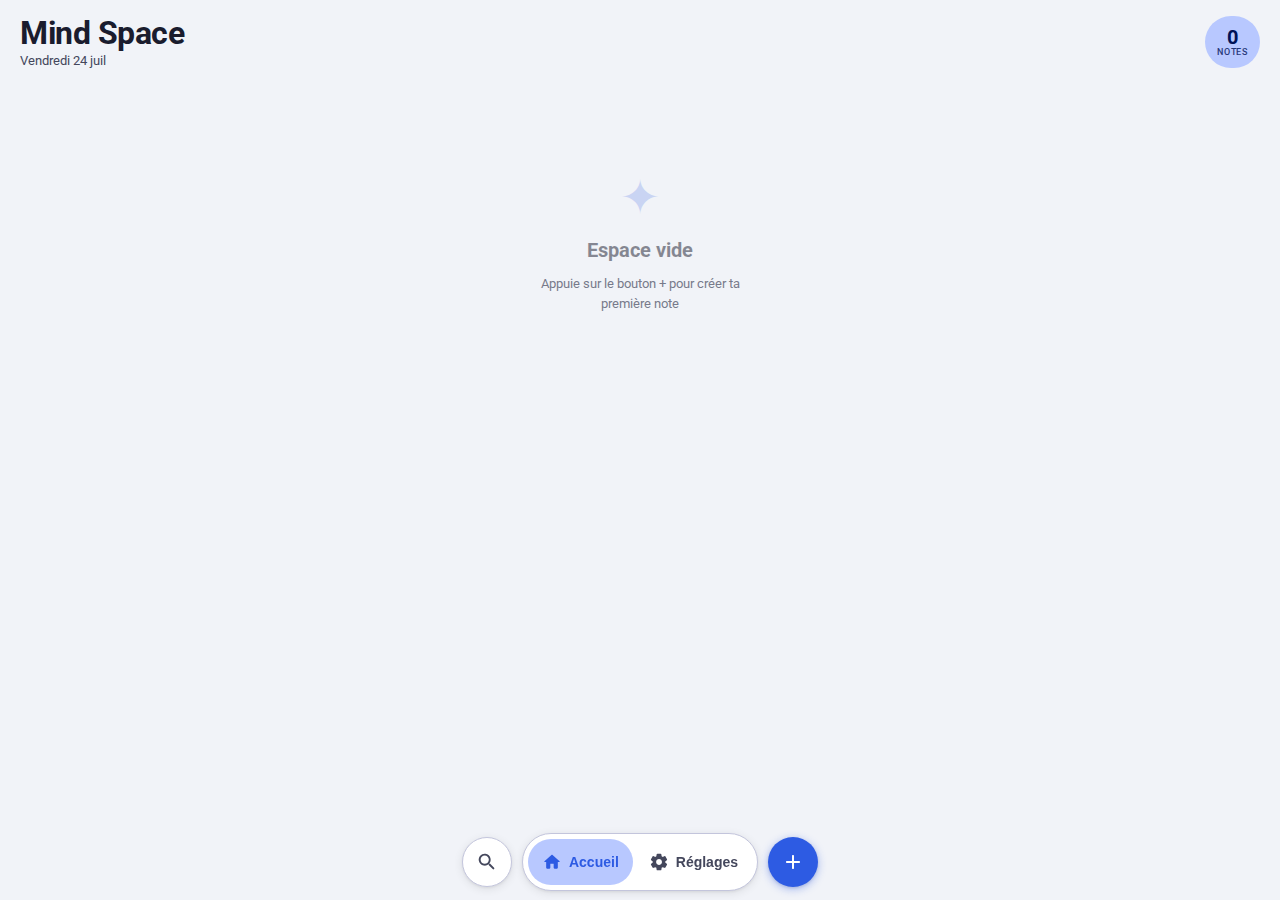
<file: index_v5-1.html>
<!DOCTYPE html>
<html lang="fr">
<head>
<meta charset="UTF-8">
<meta name="viewport" content="width=device-width, initial-scale=1.0, maximum-scale=1.0, user-scalable=no, viewport-fit=cover">
<title>Mind Space</title>

<!-- ── PWA Core ── -->
<meta name="application-name" content="Mind Space">
<meta name="description" content="Prenez des notes, organisez vos idées">
<meta name="theme-color" content="#2D5BE3" media="(prefers-color-scheme: light)">
<meta name="theme-color" content="#12131A"  media="(prefers-color-scheme: dark)">

<!-- ── PWA Android / Chrome ── -->
<meta name="mobile-web-app-capable" content="yes">

<!-- ── PWA iOS / Safari ── -->
<meta name="apple-mobile-web-app-capable" content="yes">
<meta name="apple-mobile-web-app-status-bar-style" content="black-translucent">
<meta name="apple-mobile-web-app-title" content="Mind Space">
<!-- apple-touch-icon injecté dynamiquement par initPWA() -->

<!-- ── Open Graph (partage) ── -->
<meta property="og:title" content="Mind Space">
<meta property="og:description" content="Prenez des notes, organisez vos idées">
<meta property="og:type" content="website">

<link href="https://fonts.googleapis.com/css2?family=Google+Sans:wght@400;500;700&family=Google+Sans+Display:wght@400;700&family=Roboto:wght@400;500&display=swap" rel="stylesheet">
<link href="https://fonts.googleapis.com/icon?family=Material+Icons+Round" rel="stylesheet">
<style>
:root {
  /* ── Primary : bleu Google Drive ── */
  --md-primary:               #2D5BE3;
  --md-on-primary:            #FFFFFF;
  --md-primary-container:     #B8C8FF;
  --md-on-primary-container:  #001258;

  /* ── Secondary : vert menthe (indicateur nav actif) ── */
  --md-secondary:             #1E8A5A;
  --md-on-secondary:          #FFFFFF;
  --md-secondary-container:   #A8F0C6;
  --md-on-secondary-container:#002B14;

  /* ── Tertiary ── */
  --md-tertiary:              #6750A4;
  --md-on-tertiary:           #FFFFFF;
  --md-tertiary-container:    #E9DDFF;
  --md-on-tertiary-container: #21005E;

  /* ── Error ── */
  --md-error:                 #B3261E;
  --md-error-container:       #FFDAD6;
  --md-on-error:              #FFFFFF;
  --md-on-error-container:    #410002;

  /* ── Surfaces : fond bleu lavande tres clair, comme Google Drive ── */
  --md-surface:       #F1F3F8;
  --md-surface-dim:   #E2E4F4;
  --md-surface-bright:#FFFFFF;
  --md-surface-1:     #F5F6FE;
  --md-surface-2:     #EFF1FB;
  --md-surface-3:     #E8EAF8;
  --md-surface-4:     #E3E5F5;
  --md-surface-5:     #DEE0F2;

  /* ── Texte ── */
  --md-on-surface:     #1A1C2E;
  --md-on-surface-var: #44475C;
  --md-outline:        #74778F;
  --md-outline-var:    #C3C5DC;

  --md-scrim:               rgba(26,28,46,0.45);
  --md-inverse-surface:     #2F3144;
  --md-inverse-on-surface:  #EEF0FA;
  --md-inverse-primary:     #ADC2FF;

  /* ── Shape ── */
  --shape-xs:  4px;
  --shape-sm:  8px;
  --shape-md:  12px;
  --shape-lg:  16px;
  --shape-xl:  28px;
  --shape-2xl: 36px;
  --shape-full:999px;

  /* ── Elevations (ombres legeres sur fond clair) ── */
  --elev-1: rgba(45,91,227,0.04);
  --elev-2: rgba(45,91,227,0.07);
  --elev-3: rgba(45,91,227,0.09);
  --elev-4: rgba(45,91,227,0.11);
  --elev-5: rgba(45,91,227,0.13);

  /* ── Typography ── */
  --font-display: 'Google Sans Display', 'Roboto', sans-serif;
  --font-body:    'Google Sans', 'Roboto', sans-serif;

  /* ── Safe area ── */
  --sat: env(safe-area-inset-top, 0px);
  --sab: env(safe-area-inset-bottom, 0px);

  /* ── State layers ── */
  --state-hover:  rgba(45,91,227,0.08);
  --state-press:  rgba(45,91,227,0.12);
  --state-focus:  rgba(45,91,227,0.12);
  --state-drag:   rgba(45,91,227,0.16);

  /* ── Nav pill — adaptatif : référence les tokens MD3, s'adapte seul ── */
  --nav-pill-bg:        var(--md-surface-bright);
  --nav-pill-shadow:    0 2px 10px rgba(0,0,0,0.09), 0 1px 3px rgba(0,0,0,0.07);
  --nav-item-active:    var(--md-primary-container);
  --nav-icon-color:     var(--md-on-surface-var);
  --nav-icon-active:    var(--md-primary);
  --nav-icon-active-on: var(--md-on-primary-container);
}
/* ── THÈME SOMBRE — variables ── */
[data-theme="dark"],
[data-theme="dark"] * {
  color-scheme: dark;
}

[data-theme="dark"] {
  --md-primary:               #ADC2FF;
  --md-on-primary:            #002780;
  --md-primary-container:     #0040CA;
  --md-on-primary-container:  #DAE2FF;

  --md-secondary:             #6DD9A8;
  --md-on-secondary:          #003824;
  --md-secondary-container:   #005237;
  --md-on-secondary-container:#8AF5C3;

  --md-tertiary:              #CBBEFF;
  --md-on-tertiary:           #300085;
  --md-tertiary-container:    #4800B3;
  --md-on-tertiary-container: #E6DEFF;

  --md-error:                 #FFB4AB;
  --md-error-container:       #93000A;
  --md-on-error:              #690005;
  --md-on-error-container:    #FFDAD6;

  --md-surface:       #12131A;
  --md-surface-dim:   #12131A;
  --md-surface-bright:#383A47;
  --md-surface-1:     #1A1C28;
  --md-surface-2:     #1E2030;
  --md-surface-3:     #222438;
  --md-surface-4:     #24263B;
  --md-surface-5:     #27293E;

  --md-on-surface:     #E3E2EC;
  --md-on-surface-var: #C6C4D4;
  --md-outline:        #908FA0;
  --md-outline-var:    #46454F;

  --md-scrim:               rgba(0,0,0,0.6);
  --md-inverse-surface:     #E3E2EC;
  --md-inverse-on-surface:  #2F2F3B;
  --md-inverse-primary:     #2D5BE3;

  --state-hover:  rgba(173,194,255,0.08);
  --state-press:  rgba(173,194,255,0.12);
  --state-focus:  rgba(173,194,255,0.12);
  --state-drag:   rgba(173,194,255,0.16);

  /* Elevations sombres */
  --elev-1: rgba(173,194,255,0.05);
  --elev-2: rgba(173,194,255,0.08);
  --elev-3: rgba(173,194,255,0.11);
  --elev-4: rgba(173,194,255,0.12);
  --elev-5: rgba(173,194,255,0.14);

  /* Nav pill sombre — hérite automatiquement des tokens MD3 dark ci-dessus */
}

/* Thème clair explicite — nav hérite automatiquement */
[data-theme="light"] { }

/* Système auto : si dark */
@media (prefers-color-scheme: dark) {
  :root:not([data-theme="light"]) {
    --md-primary:               #ADC2FF;
    --md-on-primary:            #002780;
    --md-primary-container:     #0040CA;
    --md-on-primary-container:  #DAE2FF;

    --md-secondary:             #6DD9A8;
    --md-on-secondary:          #003824;
    --md-secondary-container:   #005237;
    --md-on-secondary-container:#8AF5C3;

    --md-tertiary:              #CBBEFF;
    --md-on-tertiary:           #300085;
    --md-tertiary-container:    #4800B3;
    --md-on-tertiary-container: #E6DEFF;

    --md-error:                 #FFB4AB;
    --md-error-container:       #93000A;
    --md-on-error:              #690005;
    --md-on-error-container:    #FFDAD6;

    --md-surface:       #0E0F14;
    --md-surface-dim:   #0E0F14;
    --md-surface-bright:#1F2130;
    --md-surface-1:     #13141C;
    --md-surface-2:     #16181F;
    --md-surface-3:     #1B1D27;
    --md-surface-4:     #1E2029;
    --md-surface-5:     #21232C;

    --md-on-surface:     #E3E2EC;
    --md-on-surface-var: #C6C4D4;
    --md-outline:        #908FA0;
    --md-outline-var:    #46454F;

    --md-scrim:               rgba(0,0,0,0.6);
    --md-inverse-surface:     #E3E2EC;
    --md-inverse-on-surface:  #2F2F3B;
    --md-inverse-primary:     #2D5BE3;

    --state-hover:  rgba(173,194,255,0.08);
    --state-press:  rgba(173,194,255,0.12);
    --state-focus:  rgba(173,194,255,0.12);
    --state-drag:   rgba(173,194,255,0.16);
    --elev-1: rgba(173,194,255,0.05);
    --elev-2: rgba(173,194,255,0.08);
    --elev-3: rgba(173,194,255,0.11);
    --elev-4: rgba(173,194,255,0.12);
    --elev-5: rgba(173,194,255,0.14);
    /* Nav pill système sombre — hérite automatiquement des tokens MD3 */
  }
}


/* ── RESET ── */
*, *::before, *::after {
  box-sizing: border-box; margin: 0; padding: 0;
  -webkit-tap-highlight-color: transparent;
}

html { background: var(--md-surface); height: 100%; overflow-x: clip; color-scheme: light dark; }

body {
  font-family: var(--font-body);
  background: var(--md-surface);
  color: var(--md-on-surface);
  min-height: 100dvh;
  padding-bottom: calc(110px + var(--sab));
}

/* ── PAS D'IMAGE DE FOND (theme clair) ── */
body::before {
  display: none;
  background-image: url('[data-uri]');
  background-size: cover;
  background-position: center;
  filter: blur(60px) saturate(1.4) brightness(0.35);
  pointer-events: none;
  z-index: 0;
  transform: scale(1.1);
}

/* ═══════════════════════════════════════════════════════════════
   TOP APP BAR — MD3 Large
═══════════════════════════════════════════════════════════════ */
.app-bar {
  position: sticky;
  top: 0;
  z-index: 100;
  padding: calc(16px + var(--sat)) 20px 0;
  background: var(--md-surface);
  border-bottom: 1px solid transparent;
}

.app-bar-row {
  display: flex;
  align-items: flex-start;
  justify-content: space-between;
  padding-bottom: 12px;
}

.app-bar-headline {
  font-family: var(--font-display);
  font-size: 32px;
  font-weight: 700;
  color: var(--md-on-surface);
  letter-spacing: -0.5px;
  line-height: 1.1;
}

.app-bar-date {
  font-size: 13px;
  color: var(--md-on-surface-var);
  font-weight: 400;
  margin-top: 2px;
  letter-spacing: 0;
}

/* Badge nombre de notes — MD3 badge */
.badge {
  display: flex;
  flex-direction: column;
  align-items: center;
  justify-content: center;
  min-width: 52px;
  height: 52px;
  background: var(--md-primary-container);
  color: var(--md-on-primary-container);
  border-radius: var(--shape-xl);
  padding: 4px 12px;
}

.badge-num {
  font-family: var(--font-display);
  font-size: 20px;
  font-weight: 700;
  line-height: 1;
}

.badge-label {
  font-size: 9px;
  font-weight: 500;
  text-transform: uppercase;
  letter-spacing: 0.8px;
  opacity: 0.8;
}

/* ── Search Bar (MD3 Search) ── */
.search-wrap {
  overflow: hidden;
  max-height: 0;
  transition: max-height 0.3s cubic-bezier(0.2, 0, 0, 1);
}

.search-wrap.open { max-height: 72px; }

.search-bar {
  display: flex;
  align-items: center;
  gap: 12px;
  margin: 12px 0 16px;
  padding: 0 16px;
  height: 48px;
  background: var(--md-surface-3);
  border-radius: var(--shape-full);
  border: 1px solid var(--md-outline-var);
}

.search-bar .material-icons-round {
  font-size: 20px;
  color: var(--md-on-surface-var);
  flex-shrink: 0;
}

.search-bar input {
  flex: 1;
  background: none;
  border: none;
  outline: none;
  font-family: var(--font-body);
  font-size: 16px;
  color: var(--md-on-surface);
}

.search-bar input::placeholder { color: var(--md-on-surface-var); }

/* ═══════════════════════════════════════════════════════════════
   CARDS GRID
═══════════════════════════════════════════════════════════════ */
.cards-grid {
  display: grid;
  grid-template-columns: repeat(2, 1fr);
  gap: 10px;
  padding: 8px 14px 14px;
  position: relative;
  z-index: 1;
}

/* ── Empty state ── */
.empty-state {
  grid-column: span 2;
  display: flex;
  flex-direction: column;
  align-items: center;
  padding: 80px 24px;
  gap: 12px;
  text-align: center;
}
.empty-icon { font-size: 48px; opacity: 0.2; color: var(--md-primary); }
.empty-text {
  font-family: var(--font-display);
  font-size: 20px;
  font-weight: 700;
  color: var(--md-on-surface);
  opacity: 0.5;
}
.empty-hint {
  font-size: 13px;
  color: var(--md-on-surface-var);
  line-height: 1.5;
  max-width: 220px;
  opacity: 0.7;
}

/* ══ CARD BASE ══ */
.card {
  border-radius: 20px;
  aspect-ratio: 1 / 1;
  display: flex;
  flex-direction: column;
  overflow: hidden;
  cursor: pointer;
  position: relative;
  -webkit-user-select: none;
  user-select: none;
  transition:
    transform 0.18s cubic-bezier(0.2,0,0,1),
    box-shadow 0.18s ease;

  /* Thème clair : blanc pur */
  background: #FFFFFF;
  box-shadow:
    0 1px 3px rgba(0,0,0,0.07),
    0 4px 16px rgba(0,0,0,0.06);
}

/* Thème sombre : gris très sombre (pas noir pur) */
[data-theme="dark"] .card {
  background: #1C1E26;
  box-shadow:
    0 1px 4px rgba(0,0,0,0.4),
    0 4px 20px rgba(0,0,0,0.3);
}
@media (prefers-color-scheme: dark) {
  :root:not([data-theme="light"]) .card {
    background: #1C1E26;
    box-shadow: 0 1px 4px rgba(0,0,0,0.4), 0 4px 20px rgba(0,0,0,0.3);
  }
}

/* ── Accent couleur : bande colorée en haut de la card ── */
.card::before {
  content: '';
  position: absolute;
  top: 0; left: 0; right: 0;
  height: 3px;
  border-radius: 20px 20px 0 0;
  z-index: 2;
}
.card[data-color="a"]::before { background: #7C6FCD; }
.card[data-color="b"]::before { background: #2E9E50; }
.card[data-color="c"]::before { background: #D93025; }
.card[data-color="d"]::before { background: #1A73E8; }
.card[data-color="e"]::before { background: #E8A000; }
.card[data-color="f"]::before { background: #00897B; }

/* Teintes dark plus lumineuses */
[data-theme="dark"] .card[data-color="a"]::before,
:root:not([data-theme="light"]) .card[data-color="a"]::before { background: #9E8FF5; }
[data-theme="dark"] .card[data-color="b"]::before,
:root:not([data-theme="light"]) .card[data-color="b"]::before { background: #4ECB71; }
[data-theme="dark"] .card[data-color="c"]::before,
:root:not([data-theme="light"]) .card[data-color="c"]::before { background: #F28B82; }
[data-theme="dark"] .card[data-color="d"]::before,
:root:not([data-theme="light"]) .card[data-color="d"]::before { background: #6AABFF; }
[data-theme="dark"] .card[data-color="e"]::before,
:root:not([data-theme="light"]) .card[data-color="e"]::before { background: #FFD54F; }
[data-theme="dark"] .card[data-color="f"]::before,
:root:not([data-theme="light"]) .card[data-color="f"]::before { background: #4DB6AC; }
@media (prefers-color-scheme: dark) {
  :root:not([data-theme="light"]) .card[data-color="a"]::before { background: #9E8FF5; }
  :root:not([data-theme="light"]) .card[data-color="b"]::before { background: #4ECB71; }
  :root:not([data-theme="light"]) .card[data-color="c"]::before { background: #F28B82; }
  :root:not([data-theme="light"]) .card[data-color="d"]::before { background: #6AABFF; }
  :root:not([data-theme="light"]) .card[data-color="e"]::before { background: #FFD54F; }
  :root:not([data-theme="light"]) .card[data-color="f"]::before { background: #4DB6AC; }
}

/* State layer ripple */
.card::after {
  content: '';
  position: absolute;
  inset: 0;
  border-radius: inherit;
  background: transparent;
  transition: background 0.15s ease;
  pointer-events: none;
  z-index: 10;
}
.card:active::after { background: rgba(0,0,0,0.05); }
[data-theme="dark"] .card:active::after { background: rgba(255,255,255,0.05); }
.card:active { transform: scale(0.97); }

/* Carte large */
.card.wide {
  aspect-ratio: unset;
  min-height: 110px;
  grid-column: span 2;
}

/* Carte épinglée — anneau couleur */
.card.pinned-card {
  box-shadow:
    0 0 0 2px var(--md-primary),
    0 4px 16px rgba(0,0,0,0.10);
}
[data-theme="dark"] .card.pinned-card {
  box-shadow: 0 0 0 2px var(--md-primary), 0 4px 16px rgba(0,0,0,0.4);
}

/* Pin badge */
.pin-badge {
  position: absolute;
  top: 10px; right: 10px;
  z-index: 5;
  width: 22px; height: 22px;
  background: var(--md-primary-container);
  border-radius: 50%;
  display: flex;
  align-items: center;
  justify-content: center;
}
.pin-badge .material-icons-round { font-size: 12px; color: var(--md-primary); }

/* ══ CONTENU CARTE ══ */
.card-body {
  flex: 1;
  padding: 16px 14px 8px 14px;
  display: flex;
  flex-direction: column;
  gap: 6px;
  min-height: 0;
  overflow: hidden;
  position: relative;
  z-index: 1;
}

/* ── Chip type ── */
.card-chip {
  display: inline-flex;
  align-items: center;
  gap: 3px;
  height: 18px;
  padding: 0 7px;
  border-radius: 999px;
  width: fit-content;
  flex-shrink: 0;
  background: var(--md-surface-3);
}
.card-chip .material-icons-round {
  font-size: 10px;
  color: var(--md-primary);
}
.card-chip-label {
  font-size: 9px;
  font-weight: 700;
  color: var(--md-primary);
  text-transform: uppercase;
  letter-spacing: 0.8px;
}

/* ── Titre ── */
.card-title {
  font-family: var(--font-display);
  font-size: 15px;
  font-weight: 700;
  color: var(--md-on-surface);
  line-height: 1.4;
  overflow: hidden;
  display: -webkit-box;
  -webkit-line-clamp: 5;
  -webkit-box-orient: vertical;
  flex: 1;
  letter-spacing: -0.2px;
  /* Léger text-shadow en dark pour pop */
}
[data-theme="dark"] .card-title { opacity: 0.95; }

/* ── Preview ── */
.card-preview {
  font-size: 11.5px;
  font-weight: 400;
  color: var(--md-on-surface-var);
  line-height: 1.5;
  overflow: hidden;
  display: -webkit-box;
  -webkit-line-clamp: 2;
  -webkit-box-orient: vertical;
  flex-shrink: 0;
  opacity: 0.8;
}

/* ── Séparateur avant footer ── */
.card-divider {
  height: 1px;
  background: var(--md-outline-var);
  opacity: 0.5;
  margin: 0 0 0 0;
  flex-shrink: 0;
}

/* ── Footer ── */
.card-foot {
  padding: 6px 14px 12px 14px;
  display: flex;
  align-items: center;
  justify-content: space-between;
  position: relative;
  z-index: 1;
  flex-shrink: 0;
}

.card-time {
  font-size: 10px;
  font-weight: 500;
  color: var(--md-on-surface-var);
  opacity: 0.55;
  letter-spacing: 0.3px;
}

/* ── Image card ── */
.card-img-fill {
  width: 100%; flex: 1;
  object-fit: cover;
  display: block;
  min-height: 0;
}
.card-img-scrim {
  position: absolute;
  bottom: 0; left: 0; right: 0;
  background: linear-gradient(transparent, rgba(0,0,0,0.75));
  padding: 32px 14px 12px;
  z-index: 3;
}
.card-img-scrim .card-title {
  font-size: 13px;
  -webkit-line-clamp: 2;
  color: #fff;
  opacity: 1;
}

/* ── Audio card ── */
.card-wave {
  display: flex;
  align-items: flex-end;
  gap: 2px;
  height: 22px;
  padding: 0 2px;
  flex-shrink: 0;
}
.card-wave span {
  width: 3px;
  border-radius: 3px;
  background: var(--md-primary);
  flex-shrink: 0;
  opacity: 0.6;
}
.card-audio-bar {
  padding: 0 14px 12px;
  z-index: 1;
  position: relative;
  flex-shrink: 0;
}
.card-audio-bar audio {
  width: 100%;
  height: 32px;
  border-radius: var(--shape-md);
}

/* ── Animations d'entrée ── */
@keyframes md-enter {
  from { opacity: 0; transform: translateY(16px) scale(0.96); }
  to   { opacity: 1; transform: translateY(0) scale(1); }
}
.card.animate-in {
  animation: md-enter 0.3s cubic-bezier(0.2,0,0,1) both;
}
.card.animate-in:nth-child(1) { animation-delay: 0ms; }
.card.animate-in:nth-child(2) { animation-delay: 35ms; }
.card.animate-in:nth-child(3) { animation-delay: 70ms; }
.card.animate-in:nth-child(4) { animation-delay: 105ms; }
.card.animate-in:nth-child(5) { animation-delay: 140ms; }
.card.animate-in:nth-child(6) { animation-delay: 175ms; }
.card.animate-in:nth-child(7) { animation-delay: 210ms; }
.card.animate-in:nth-child(8) { animation-delay: 245ms; }

/* Long press */
.card.press-active { transform: scale(0.95); transition: transform 0.1s ease; }

/* ═══════════════════════════════════════════════════════════════
   NAVIGATION BAR — Adaptive MD3 (thème-aware)
═══════════════════════════════════════════════════════════════ */
.nav-bar {
  position: fixed;
  bottom: 0;
  left: 0;
  right: 0;
  z-index: 9000;
  background: transparent;
  padding: 10px 16px calc(10px + var(--sab));
  display: flex;
  align-items: center;
  justify-content: center;
  gap: 10px;
  height: calc(76px + var(--sab));
  pointer-events: none;
}

/* ── Pill centrale — surface du thème + bordure + ombre légère ── */
.nav-pill {
  display: flex;
  align-items: center;
  background: var(--nav-pill-bg);           /* surface-bright → blanc clair / gris foncé */
  border: 1px solid var(--md-outline-var);  /* bordure subtile, suit le thème */
  border-radius: 999px;
  padding: 5px;
  gap: 2px;
  box-shadow: var(--nav-pill-shadow);
  pointer-events: auto;
  flex-shrink: 0;
  transition: background 0.3s ease, border-color 0.3s ease, box-shadow 0.3s ease;
}

/* ── Item navigation ── */
.nav-item {
  display: flex;
  align-items: center;
  gap: 7px;
  height: 46px;
  padding: 0 14px;
  border-radius: 999px;
  border: none;
  background: transparent;
  cursor: pointer;
  -webkit-appearance: none;
  position: relative;
  overflow: hidden;
  transition: background 0.22s cubic-bezier(0.2,0,0,1);
  white-space: nowrap;
}

.nav-item::after {
  content: '';
  position: absolute;
  inset: 0;
  border-radius: inherit;
  background: transparent;
  transition: background 0.15s ease;
  pointer-events: none;
}

.nav-item:active::after { background: var(--state-press); }

/* Indicateur actif : primary-container ── spec MD3 */
.nav-item.active {
  background: var(--nav-item-active);  /* = primary-container */
}

.nav-item .material-icons-round {
  font-size: 20px;
  color: var(--nav-icon-color);  /* on-surface-variant */
  transition: color 0.22s ease;
  flex-shrink: 0;
  position: relative;
  z-index: 1;
}

/* Icône active : couleur primary ── spec MD3 */
.nav-item.active .material-icons-round {
  color: var(--nav-icon-active);  /* primary */
}

.nav-item-label {
  font-size: 14px;
  font-weight: 600;
  color: var(--nav-icon-color);
  transition: color 0.22s ease;
  position: relative;
  z-index: 1;
}

.nav-item.active .nav-item-label {
  color: var(--nav-icon-active);
}

/* ── Boutons ronds (search + add) ── */
.nav-round-btn {
  width: 50px;
  height: 50px;
  border-radius: 50%;
  border: none;
  cursor: pointer;
  display: flex;
  align-items: center;
  justify-content: center;
  -webkit-appearance: none;
  transition: transform 0.18s cubic-bezier(0.34,1.56,0.64,1),
              opacity    0.15s ease,
              background 0.25s ease,
              box-shadow 0.25s ease;
  pointer-events: auto;
  flex-shrink: 0;
  position: relative;
}

.nav-round-btn:active {
  transform: scale(0.88);
  opacity: 0.75;
}

/* Search — suit le style pill : surface + border */
.nav-search-btn {
  background: var(--nav-pill-bg);
  border: 1px solid var(--md-outline-var);
  box-shadow: var(--nav-pill-shadow);
}

.nav-search-btn .material-icons-round {
  font-size: 22px;
  color: var(--nav-icon-color);  /* on-surface-variant, suit le thème */
  transition: color 0.22s ease;
}

/* Search actif : devient primary filled */
.nav-search-btn.active {
  background: var(--md-primary);
  border-color: var(--md-primary);
  box-shadow: 0 2px 10px color-mix(in srgb, var(--md-primary) 45%, transparent);
}

.nav-search-btn.active .material-icons-round {
  color: var(--md-on-primary);
}

/* Fallback shadow pour nav-search-btn.active sans color-mix */
@supports not (box-shadow: 0 0 color-mix(in srgb, red, blue)) {
  .nav-search-btn.active {
    box-shadow: 0 2px 10px rgba(45,91,227,0.35);
  }
}

/* Add — FAB primary filled : affiche la couleur d'action principale */
.nav-add-btn {
  background: var(--md-primary);
  border: none;
  box-shadow:
    0 2px 8px color-mix(in srgb, var(--md-primary) 40%, transparent),
    0 1px 3px rgba(0,0,0,0.12);
}

@supports not (box-shadow: 0 0 color-mix(in srgb, red, blue)) {
  .nav-add-btn { box-shadow: 0 2px 8px rgba(45,91,227,0.30), 0 1px 3px rgba(0,0,0,0.12); }
}

/* Add ouvert → surface + border (devient neutre pour ne pas concurrencer le speed dial) */
.nav-add-btn.open {
  background: var(--nav-pill-bg);
  border: 1px solid var(--md-outline-var);
  box-shadow: var(--nav-pill-shadow);
}

/* indicator legacy — caché */
.nav-item-indicator { display: none; }

/* ── Icônes morphing + / × ── */
.nav-add-icon-plus,
.nav-add-icon-close {
  font-family: 'Material Icons Round';
  font-size: 24px;
  position: absolute;
  line-height: 1;
  transition: transform 0.35s cubic-bezier(0.34,1.56,0.64,1),
              opacity   0.22s ease,
              color     0.25s ease;
  pointer-events: none;
  user-select: none;
}

/* État fermé : icône + blanche (sur fond primary) */
.nav-add-icon-plus  {
  transform: rotate(0deg);
  opacity: 1;
  color: var(--md-on-primary);
}
.nav-add-icon-close {
  transform: rotate(-135deg);
  opacity: 0;
  color: var(--md-on-surface);  /* croix sur fond surface quand ouvert */
}

/* État ouvert */
.nav-add-btn.open .nav-add-icon-plus  { transform: rotate(135deg); opacity: 0; }
.nav-add-btn.open .nav-add-icon-close { transform: rotate(0deg);   opacity: 1; }


/* ═══════════════════════════════════════════════════════════════
   SPEED DIAL — MD3
═══════════════════════════════════════════════════════════════ */
.speed-dial-overlay {
  position: fixed;
  inset: 0;
  z-index: 9050;
  background: var(--md-scrim);
  display: none;
  opacity: 0;
  transition: opacity 0.2s ease;
}

.speed-dial-overlay.visible { display: block; }
.speed-dial-overlay.anim { opacity: 1; }

.speed-dial-list {
  position: fixed;
  left: 16px;
  right: 16px;
  bottom: calc(76px + var(--sab) + 8px);
  display: flex;
  flex-direction: column;
  gap: 10px;
  align-items: stretch;  /* pills pleine largeur */
  transform: translateY(20px) scale(0.97);
  opacity: 0;
  transition: opacity 0.25s cubic-bezier(0.2,0,0,1),
              transform 0.25s cubic-bezier(0.34,1.56,0.64,1);
  pointer-events: none;
}

.speed-dial-overlay.anim .speed-dial-list {
  transform: translateY(0) scale(1);
  opacity: 1;
  pointer-events: auto;
}

/* Stagger d'entrée sur chaque pill */
.speed-dial-overlay.anim .dial-row:nth-child(1) { transition-delay: 0ms; }
.speed-dial-overlay.anim .dial-row:nth-child(2) { transition-delay: 40ms; }
.speed-dial-overlay.anim .dial-row:nth-child(3) { transition-delay: 80ms; }

.dial-row {
  opacity: 0;
  transform: translateY(12px);
  transition: opacity 0.22s ease, transform 0.22s cubic-bezier(0.34,1.56,0.64,1);
}

.speed-dial-overlay.anim .dial-row {
  opacity: 1;
  transform: translateY(0);
}

/* dial-row géré dans stagger ci-dessus */

/* Pas de label séparé — la pill contient icône + texte ensemble */
.dial-label { display: none; }

.dial-fab {
  width: auto;
  min-width: calc(100vw - 40px); /* presque pleine largeur */
  max-width: 340px;
  height: 60px;
  border-radius: 999px;
  background: var(--md-surface-bright);
  color: var(--md-on-surface);
  border: 1.5px solid var(--md-outline-var);
  cursor: pointer;
  display: flex;
  align-items: center;
  justify-content: flex-start;
  gap: 16px;
  padding: 0 24px;
  box-shadow:
    0 4px 16px rgba(0,0,0,0.12),
    0 1px 4px rgba(0,0,0,0.08);
  -webkit-appearance: none;
  transition: transform 0.18s cubic-bezier(0.34,1.56,0.64,1),
              background 0.15s ease;
  font-family: var(--font-body);
  font-size: 16px;
  font-weight: 600;
  letter-spacing: 0.1px;
  white-space: nowrap;
  position: relative;
  overflow: hidden;
}

.dial-fab::after {
  content: '';
  position: absolute;
  inset: 0;
  border-radius: inherit;
  background: transparent;
  transition: background 0.12s ease;
}

.dial-fab:active::after { background: var(--state-press); }
.dial-fab:active { transform: scale(0.98); }

.dial-fab .material-icons-round {
  font-size: 24px;
  flex-shrink: 0;
  color: var(--md-primary);
}

.dial-fab .dial-text {
  font-size: 16px;
  font-weight: 600;
  color: var(--md-on-surface);
}

/* dial-close-btn supprimé — le FAB morphe directement */

/* ═══════════════════════════════════════════════════════════════
   MODAL — MD3 Bottom Sheet
═══════════════════════════════════════════════════════════════ */
.modal-overlay {
  position: fixed;
  inset: 0;
  z-index: 10000;
  background: rgba(26,28,46,0.4);
  display: none;
  opacity: 0;
  transition: opacity 0.3s ease;
  align-items: flex-end;
}

.modal-overlay.visible { display: flex; }
.modal-overlay.open { opacity: 1; }
.modal-overlay.open .modal-sheet {
  transform: translateY(0);
}

.modal-sheet {
  width: 100%;
  max-height: 92dvh;
  background: var(--md-surface-bright);
  border-radius: var(--shape-2xl) var(--shape-2xl) 0 0;
  padding: 12px 24px calc(24px + var(--sab));
  display: flex;
  flex-direction: column;
  gap: 16px;
  overflow-y: auto;
  transform: translateY(100%);
  transition: transform 0.4s cubic-bezier(0.2,0,0,1);
}

.modal-drag {
  width: 32px;
  height: 4px;
  background: var(--md-outline-var);
  border-radius: var(--shape-full);
  align-self: center;
  flex-shrink: 0;
  margin-bottom: 4px;
}

/* Modal header */
.modal-header {
  display: flex;
  align-items: center;
  justify-content: space-between;
  flex-shrink: 0;
}

.modal-title {
  font-family: var(--font-display);
  font-size: 22px;
  font-weight: 700;
  color: var(--md-on-surface);
  letter-spacing: -0.3px;
}

.modal-close {
  width: 40px;
  height: 40px;
  border-radius: 50%;
  border: none;
  background: var(--md-surface-4);
  color: var(--md-on-surface-var);
  display: flex;
  align-items: center;
  justify-content: center;
  cursor: pointer;
  -webkit-appearance: none;
  transition: background 0.15s ease;
}

.modal-close:active { background: var(--md-surface-5); }
.modal-close .material-icons-round { font-size: 18px; }

/* MD3 Outlined TextField */
.md-field {
  position: relative;
}

.md-field input,
.md-field textarea {
  width: 100%;
  background: transparent;
  border: 1px solid var(--md-outline);
  border-radius: var(--shape-md);
  padding: 16px;
  font-family: var(--font-body);
  font-size: 16px;
  color: var(--md-on-surface);
  outline: none;
  resize: none;
  transition: border-color 0.2s ease;
}

.md-field input:focus,
.md-field textarea:focus {
  border-color: var(--md-primary);
  border-width: 2px;
}

.md-field input::placeholder,
.md-field textarea::placeholder {
  color: var(--md-on-surface-var);
}

#preview-img {
  width: 100%;
  max-height: 220px;
  object-fit: cover;
  border-radius: var(--shape-lg);
  display: none;
  flex-shrink: 0;
}

#audio-preview {
  width: 100%;
  height: 48px;
  display: none;
  flex-shrink: 0;
}

/* Record button — MD3 Filled Tonal */
#record-btn {
  display: none;
  height: 56px;
  border-radius: var(--shape-full);
  border: none;
  background: var(--md-secondary-container);
  color: var(--md-on-secondary-container);
  font-family: var(--font-body);
  font-size: 15px;
  font-weight: 500;
  cursor: pointer;
  letter-spacing: 0.1px;
  transition: background 0.2s ease;
  -webkit-appearance: none;
}

#record-btn:active { opacity: 0.85; }

/* Save button — MD3 Filled */
.btn-filled {
  height: 56px;
  border-radius: var(--shape-full);
  border: none;
  background: var(--md-primary);
  color: var(--md-on-primary);
  font-family: var(--font-body);
  font-size: 15px;
  font-weight: 500;
  cursor: pointer;
  letter-spacing: 0.1px;
  width: 100%;
  -webkit-appearance: none;
  transition: box-shadow 0.2s ease;
  position: relative;
  overflow: hidden;
  flex-shrink: 0;
}

.btn-filled::after {
  content: '';
  position: absolute;
  inset: 0;
  background: transparent;
  transition: background 0.15s ease;
}

.btn-filled:active::after { background: rgba(0,0,0,0.12); }

/* Edit actions bar */
.edit-actions {
  display: none;
  gap: 10px;
  flex-shrink: 0;
}

/* MD3 Tonal button */
.btn-tonal {
  flex: 1;
  height: 48px;
  border-radius: var(--shape-full);
  border: none;
  background: var(--md-secondary-container);
  color: var(--md-on-secondary-container);
  font-family: var(--font-body);
  font-size: 14px;
  font-weight: 500;
  cursor: pointer;
  display: flex;
  align-items: center;
  justify-content: center;
  gap: 6px;
  -webkit-appearance: none;
  transition: opacity 0.15s ease;
}

.btn-tonal:active { opacity: 0.8; }
.btn-tonal .material-icons-round { font-size: 18px; }

.btn-tonal.danger {
  background: var(--md-error-container);
  color: var(--md-error);
}

.btn-tonal.active {
  background: var(--md-primary-container);
  color: var(--md-primary);
}

/* ═══════════════════════════════════════════════════════════════
   SETTINGS — Refonte complète MD3
═══════════════════════════════════════════════════════════════ */
.settings-overlay {
  position: fixed;
  inset: 0;
  z-index: 11000;
  background: var(--md-surface);
  transform: translateX(100%);
  transition: transform 0.42s cubic-bezier(0.2,0,0,1);
  display: flex;
  flex-direction: column;
  overflow: hidden;
}

.settings-overlay.visible { transform: translateX(0); }

/* ── Top bar fine avec blur ── */
.settings-top-bar {
  padding: calc(16px + var(--sat)) 8px 12px;
  display: flex;
  align-items: center;
  gap: 4px;
  flex-shrink: 0;
  position: relative;
  z-index: 2;
}

/* Séparateur invisible qui devient visible au scroll */
.settings-top-bar::after {
  content: '';
  position: absolute;
  bottom: 0; left: 0; right: 0;
  height: 1px;
  background: var(--md-outline-var);
  opacity: 0;
  transition: opacity 0.2s ease;
}

.settings-scrolled .settings-top-bar::after { opacity: 1; }

.settings-back {
  width: 44px;
  height: 44px;
  border-radius: 50%;
  border: none;
  background: transparent;
  color: var(--md-on-surface);
  display: flex;
  align-items: center;
  justify-content: center;
  cursor: pointer;
  -webkit-appearance: none;
  flex-shrink: 0;
  transition: background 0.15s ease;
  position: relative;
  overflow: hidden;
}

.settings-back::after {
  content: '';
  position: absolute;
  inset: 0;
  border-radius: inherit;
  background: transparent;
  transition: background 0.15s ease;
}

.settings-back:active::after { background: var(--state-press); }
.settings-back .material-icons-round { font-size: 24px; position: relative; z-index: 1; }

.settings-top-title {
  font-family: var(--font-display);
  font-size: 20px;
  font-weight: 700;
  color: var(--md-on-surface);
  letter-spacing: -0.2px;
}

/* ── Zone scrollable ── */
.settings-scroll {
  flex: 1;
  overflow-y: auto;
  padding: 0 16px calc(40px + var(--sab));
  display: flex;
  flex-direction: column;
  gap: 0;
  -webkit-overflow-scrolling: touch;
}

/* ── Sections animées à l'entrée ── */
@keyframes sett-enter {
  from { opacity: 0; transform: translateY(20px); }
  to   { opacity: 1; transform: translateY(0); }
}

.sett-section {
  animation: sett-enter 0.4s cubic-bezier(0.2,0,0,1) both;
}
.sett-section:nth-child(1) { animation-delay: 40ms; }
.sett-section:nth-child(2) { animation-delay: 90ms; }
.sett-section:nth-child(3) { animation-delay: 140ms; }
.sett-section:nth-child(4) { animation-delay: 190ms; }
.sett-section:nth-child(5) { animation-delay: 230ms; }

/* ── Hero banner ── */
.sett-hero {
  margin: 16px 0 20px;
  border-radius: var(--shape-2xl);
  background: var(--md-primary-container);
  padding: 24px 20px 20px;
  display: flex;
  align-items: center;
  gap: 18px;
  overflow: hidden;
  position: relative;
}

/* Cercles décoratifs en fond */
.sett-hero::before,
.sett-hero::after {
  content: '';
  position: absolute;
  border-radius: 50%;
  background: var(--md-primary);
  opacity: 0.08;
  pointer-events: none;
}

.sett-hero::before {
  width: 130px; height: 130px;
  top: -40px; right: -30px;
}

.sett-hero::after {
  width: 80px; height: 80px;
  bottom: -25px; right: 40px;
}

.sett-hero-icon {
  width: 60px;
  height: 60px;
  border-radius: 18px;
  background: var(--md-primary);
  display: flex;
  align-items: center;
  justify-content: center;
  flex-shrink: 0;
  box-shadow: 0 4px 14px rgba(45,91,227,0.35);
  position: relative;
  z-index: 1;
}

.sett-hero-icon .material-icons-round {
  font-size: 30px;
  color: var(--md-on-primary);
}

.sett-hero-text {
  position: relative;
  z-index: 1;
}

.sett-hero-name {
  font-family: var(--font-display);
  font-size: 22px;
  font-weight: 700;
  color: var(--md-on-primary-container);
  letter-spacing: -0.3px;
  line-height: 1.2;
}

.sett-hero-sub {
  font-size: 13px;
  color: var(--md-on-primary-container);
  opacity: 0.7;
  margin-top: 3px;
}

/* ── Cartes stats enrichies ── */
.stats-row {
  display: grid;
  grid-template-columns: repeat(3, 1fr);
  gap: 8px;
  margin-bottom: 24px;
}

.stat-card {
  background: var(--md-surface-2);
  border-radius: var(--shape-lg);
  padding: 14px 10px 12px;
  border: 1px solid var(--md-outline-var);
  display: flex;
  flex-direction: column;
  align-items: center;
  gap: 2px;
  position: relative;
  overflow: hidden;
}

/* Bande couleur en haut de chaque stat */
.stat-card::before {
  content: '';
  position: absolute;
  top: 0; left: 0; right: 0;
  height: 3px;
}

.stat-card:nth-child(1)::before { background: var(--md-primary); }
.stat-card:nth-child(2)::before { background: #2E9E50; }
.stat-card:nth-child(3)::before { background: #E8A000; }

.stat-icon {
  font-family: 'Material Icons Round';
  font-size: 18px;
  margin-bottom: 2px;
}

.stat-card:nth-child(1) .stat-icon { color: var(--md-primary); }
.stat-card:nth-child(2) .stat-icon { color: #2E9E50; }
.stat-card:nth-child(3) .stat-icon { color: #E8A000; }

[data-theme="dark"] .stat-card:nth-child(2) .stat-icon { color: #4ECB71; }
[data-theme="dark"] .stat-card:nth-child(3) .stat-icon { color: #FFD54F; }

.stat-num {
  font-family: var(--font-display);
  font-size: 26px;
  font-weight: 700;
  color: var(--md-on-surface);
  line-height: 1;
}

.stat-lbl {
  font-size: 10px;
  font-weight: 500;
  text-transform: uppercase;
  letter-spacing: 0.6px;
  color: var(--md-on-surface-var);
  text-align: center;
  opacity: 0.75;
}

/* ── Indicateur stockage localStorage ── */
.storage-bar-wrap {
  background: var(--md-surface-2);
  border: 1px solid var(--md-outline-var);
  border-radius: var(--shape-lg);
  padding: 14px 16px;
  margin-bottom: 24px;
  display: flex;
  flex-direction: column;
  gap: 8px;
}

.storage-bar-header {
  display: flex;
  align-items: center;
  justify-content: space-between;
}

.storage-bar-label {
  font-size: 13px;
  font-weight: 500;
  color: var(--md-on-surface-var);
  display: flex;
  align-items: center;
  gap: 6px;
}

.storage-bar-label .material-icons-round { font-size: 16px; color: var(--md-primary); }

.storage-bar-value {
  font-size: 12px;
  font-weight: 600;
  color: var(--md-primary);
  font-family: var(--font-display);
}

.storage-bar-track {
  height: 6px;
  background: var(--md-surface-4);
  border-radius: 999px;
  overflow: hidden;
}

.storage-bar-fill {
  height: 100%;
  border-radius: 999px;
  background: linear-gradient(90deg, var(--md-primary), var(--md-tertiary));
  transition: width 0.6s cubic-bezier(0.2,0,0,1);
  min-width: 4px;
}

/* ── Section header ── */
.sett-group-label {
  font-size: 11px;
  font-weight: 700;
  color: var(--md-primary);
  text-transform: uppercase;
  letter-spacing: 1.2px;
  padding: 4px 4px 10px;
  display: flex;
  align-items: center;
  gap: 8px;
}

.sett-group-label::after {
  content: '';
  flex: 1;
  height: 1px;
  background: var(--md-outline-var);
  opacity: 0.6;
}

/* ── Card groupe (wraps les list-items) ── */
.sett-card {
  background: var(--md-surface-2);
  border-radius: var(--shape-xl);
  border: 1px solid var(--md-outline-var);
  overflow: hidden;
  margin-bottom: 20px;
}

/* Séparateur interne entre items */
.sett-card .sett-divider {
  height: 1px;
  background: var(--md-outline-var);
  margin: 0 16px;
  opacity: 0.5;
}

/* ── List item refactorisé ── */
.list-item {
  display: flex;
  align-items: center;
  gap: 14px;
  min-height: 60px;
  padding: 12px 16px;
  border: none;
  background: transparent;
  width: 100%;
  text-align: left;
  cursor: pointer;
  -webkit-appearance: none;
  position: relative;
  overflow: hidden;
  transition: background 0.15s ease;
}

.list-item::after {
  content: '';
  position: absolute;
  inset: 0;
  background: transparent;
  transition: background 0.15s ease;
}

.list-item:active::after { background: var(--state-press); }

.list-item-icon {
  width: 42px;
  height: 42px;
  border-radius: var(--shape-md);
  background: var(--md-secondary-container);
  display: flex;
  align-items: center;
  justify-content: center;
  flex-shrink: 0;
}

.list-item-icon .material-icons-round {
  font-size: 20px;
  color: var(--md-on-secondary-container);
}

.list-item-icon.primary {
  background: var(--md-primary-container);
}
.list-item-icon.primary .material-icons-round {
  color: var(--md-on-primary-container);
}

.list-item-icon.danger { background: var(--md-error-container); }
.list-item-icon.danger .material-icons-round { color: var(--md-error); }

.list-item-text { flex: 1; }

.list-item-label {
  font-size: 15px;
  font-weight: 500;
  color: var(--md-on-surface);
  line-height: 1.3;
}

.list-item-sub {
  font-size: 12px;
  color: var(--md-on-surface-var);
  margin-top: 2px;
  line-height: 1.4;
}

.list-item-label.danger { color: var(--md-error); }

.list-item-trail {
  display: flex;
  align-items: center;
  flex-shrink: 0;
}

.list-item-trail .material-icons-round {
  font-size: 20px;
  color: var(--md-outline);
}

/* ── Danger zone card ── */
.sett-danger-card {
  background: color-mix(in srgb, var(--md-error-container) 30%, var(--md-surface));
  border-radius: var(--shape-xl);
  border: 1px solid color-mix(in srgb, var(--md-error) 25%, transparent);
  overflow: hidden;
  margin-bottom: 20px;
}

/* Fallback pour navigateurs sans color-mix */
@supports not (background: color-mix(in srgb, red, blue)) {
  .sett-danger-card {
    background: var(--md-surface-2);
    border: 1px solid var(--md-error-container);
  }
}

/* ── Sélecteur de thème segmenté ── */
.theme-selector {
  display: flex;
  gap: 0;
  background: var(--md-surface-3);
  border-radius: var(--shape-full);
  padding: 4px;
  margin: 4px 0 0;
}

.theme-btn {
  flex: 1;
  display: flex;
  align-items: center;
  justify-content: center;
  gap: 6px;
  height: 38px;
  padding: 0 8px;
  border-radius: 999px;
  border: none;
  background: transparent;
  color: var(--md-on-surface-var);
  font-family: var(--font-body);
  font-size: 13px;
  font-weight: 500;
  cursor: pointer;
  -webkit-appearance: none;
  transition: background 0.2s cubic-bezier(0.2,0,0,1),
              color 0.2s ease,
              box-shadow 0.2s ease;
  white-space: nowrap;
}

.theme-btn .material-icons-round { font-size: 18px; }

.theme-btn.active {
  background: var(--md-surface-bright);
  color: var(--md-on-surface);
  box-shadow: 0 1px 3px rgba(0,0,0,0.12), 0 1px 2px rgba(0,0,0,0.08);
}

.theme-btn:active { opacity: 0.75; }

/* Wrapper du theme-selector dans le sett-card */
.theme-selector-wrap {
  padding: 12px 16px 16px;
}

.theme-selector-label {
  font-size: 12px;
  font-weight: 500;
  color: var(--md-on-surface-var);
  margin-bottom: 10px;
  display: flex;
  align-items: center;
  gap: 6px;
}

.theme-selector-label .material-icons-round { font-size: 16px; }

/* ── Footer version ── */
.settings-footer {
  display: flex;
  flex-direction: column;
  align-items: center;
  gap: 6px;
  padding: 8px 0 4px;
  margin-bottom: 8px;
}

.settings-footer-logo {
  width: 36px;
  height: 36px;
  border-radius: 10px;
  background: var(--md-primary-container);
  display: flex;
  align-items: center;
  justify-content: center;
}

.settings-footer-logo .material-icons-round {
  font-size: 20px;
  color: var(--md-primary);
}

.settings-footer-name {
  font-family: var(--font-display);
  font-size: 14px;
  font-weight: 700;
  color: var(--md-on-surface);
  opacity: 0.5;
}

.settings-footer-version {
  font-size: 11px;
  color: var(--md-on-surface-var);
  opacity: 0.4;
  letter-spacing: 0.3px;
  display: flex;
  align-items: center;
  gap: 6px;
}

.settings-footer-version span { display: inline-block; }
.settings-footer-dot {
  width: 3px; height: 3px;
  border-radius: 50%;
  background: var(--md-on-surface-var);
  opacity: 0.4;
  display: inline-block;
}

/* ═══════════════════════════════════════════════════════════════
   CONTEXT MENU — MD3 Menu
═══════════════════════════════════════════════════════════════ */
#context-overlay {
  position: fixed;
  inset: 0;
  z-index: 49999;
  display: none;
}

#context-overlay.visible { display: block; }

#context-menu {
  position: fixed;
  z-index: 50000;
  min-width: 200px;
  background: var(--md-surface-bright);
  border-radius: var(--shape-xl);
  border: 1px solid var(--md-outline-var);
  padding: 8px 0;
  box-shadow:
    0 2px 6px 2px rgba(0,0,0,0.15),
    0 1px 2px rgba(0,0,0,0.3);
  visibility: hidden;
  opacity: 0;
  transform: scale(0.85);
  transform-origin: top left;
  transition: opacity 0.15s cubic-bezier(0.2,0,0,1),
              transform 0.15s cubic-bezier(0.2,0,0,1),
              visibility 0s linear 0.15s;
  display: flex;
  flex-direction: column;
  pointer-events: none;
}

#context-menu.visible {
  opacity: 1;
  transform: scale(1);
  visibility: visible;
  pointer-events: auto;
  transition: opacity 0.15s cubic-bezier(0.2,0,0,1),
              transform 0.15s cubic-bezier(0.2,0,0,1),
              visibility 0s linear 0s;
}

.ctx-item {
  display: flex;
  align-items: center;
  gap: 12px;
  padding: 0 12px 0 16px;
  height: 48px;
  border: none;
  background: transparent;
  width: 100%;
  text-align: left;
  cursor: pointer;
  -webkit-appearance: none;
  position: relative;
  overflow: hidden;
}

.ctx-item::after {
  content: '';
  position: absolute;
  inset: 0;
  background: transparent;
  transition: background 0.12s ease;
}

.ctx-item:active::after { background: var(--state-press); }

.ctx-item-label {
  flex: 1;
  font-family: var(--font-body);
  font-size: 15px;
  font-weight: 400;
  color: var(--md-on-surface);
}

.ctx-item .material-icons-round {
  font-size: 20px;
  color: var(--md-on-surface-var);
}

.ctx-item.danger .ctx-item-label { color: var(--md-error); }
.ctx-item.danger .material-icons-round { color: var(--md-error); }

.ctx-divider {
  height: 1px;
  background: var(--md-outline-var);
  margin: 8px 0;
}

/* ═══════════════════════════════════════════════════════════════
   SNACKBAR — MD3 Toast
═══════════════════════════════════════════════════════════════ */
.snackbar {
  position: fixed;
  left: 16px;
  right: 16px;
  bottom: calc(108px + var(--sab) + 8px);
  z-index: 20000;
  background: var(--md-inverse-surface);
  color: var(--md-inverse-on-surface);
  padding: 14px 16px;
  border-radius: var(--shape-md);
  font-size: 14px;
  font-weight: 500;
  font-family: var(--font-body);
  box-shadow: 0 3px 8px rgba(0,0,0,0.3);
  transform: translateY(20px);
  opacity: 0;
  transition: opacity 0.2s ease, transform 0.2s cubic-bezier(0.2,0,0,1);
  pointer-events: none;
}

.snackbar.show {
  opacity: 1;
  transform: translateY(0);
}

/* ═══════════════════════════════════════════════════════════════
   RESPONSIVE
═══════════════════════════════════════════════════════════════ */
@media (max-width: 380px) {
  .cards-grid { gap: 8px; padding: 4px 12px 12px; }
  .card-title { font-size: 14px; }
  .fab { display: none !important; }
  .fab .material-icons-round { font-size: 30px; }
}

/* Bloque le scroll du body quand un modal est ouvert */
body.modal-open { overflow: hidden; }

/* ═══════════════════════════════════════════════════════════════
   PWA — Bannière d'installation
═══════════════════════════════════════════════════════════════ */
#pwa-banner {
  position: fixed;
  bottom: calc(88px + var(--sab));
  left: 12px;
  right: 12px;
  z-index: 19999;
  background: var(--md-surface-bright);
  border: 1px solid var(--md-outline-var);
  border-radius: var(--shape-xl);
  padding: 12px 10px 12px 14px;
  display: flex;
  align-items: center;
  gap: 12px;
  box-shadow:
    0 8px 24px rgba(0,0,0,0.13),
    0 2px 8px rgba(0,0,0,0.09);
  transform: translateY(160%);
  transition: transform 0.45s cubic-bezier(0.34, 1.4, 0.64, 1);
}

#pwa-banner.visible {
  transform: translateY(0);
}

#pwa-banner-logo {
  width: 44px;
  height: 44px;
  border-radius: 12px;
  flex-shrink: 0;
  overflow: hidden;
}

#pwa-banner-logo canvas {
  width: 44px;
  height: 44px;
}

.pwa-banner-text { flex: 1; min-width: 0; }

.pwa-banner-title {
  font-size: 14px;
  font-weight: 700;
  color: var(--md-on-surface);
  line-height: 1.3;
  font-family: var(--font-display);
}

.pwa-banner-sub {
  font-size: 12px;
  color: var(--md-on-surface-var);
  margin-top: 2px;
  line-height: 1.4;
}

#pwa-install-btn {
  height: 36px;
  padding: 0 16px;
  border-radius: 999px;
  border: none;
  background: var(--md-primary);
  color: var(--md-on-primary);
  font-family: var(--font-body);
  font-size: 13px;
  font-weight: 600;
  cursor: pointer;
  flex-shrink: 0;
  -webkit-appearance: none;
  transition: opacity 0.15s ease, transform 0.15s ease;
  white-space: nowrap;
}

#pwa-install-btn:active {
  opacity: 0.8;
  transform: scale(0.95);
}

#pwa-dismiss-btn {
  width: 32px;
  height: 32px;
  border-radius: 50%;
  border: none;
  background: var(--md-surface-4);
  color: var(--md-on-surface-var);
  display: flex;
  align-items: center;
  justify-content: center;
  cursor: pointer;
  flex-shrink: 0;
  -webkit-appearance: none;
  font-size: 18px;
  line-height: 1;
  transition: background 0.15s ease;
}

#pwa-dismiss-btn:active { background: var(--md-surface-5); }
</style>
</head>
<body>

<!-- TOP APP BAR -->
<header class="app-bar">
  <div class="app-bar-row">
    <div>
      <div class="app-bar-headline">Mind Space</div>
      <div class="app-bar-date" id="header-sub"></div>
    </div>
    <div class="badge" id="header-badge">
      <div class="badge-num">0</div>
      <div class="badge-label">notes</div>
    </div>
  </div>
  <!-- Search bar -->
  <div class="search-wrap" id="search-container">
    <div class="search-bar">
      <span class="material-icons-round">search</span>
      <input type="text" id="search-input" placeholder="Rechercher dans les notes..." oninput="search(this.value)">
    </div>
  </div>
</header>

<!-- CARDS GRID -->
<div class="cards-grid" id="container"></div>

<!-- BOTTOM NAV BAR -->
<nav class="nav-bar">
  <!-- Bouton search rond — gauche -->
  <button class="nav-round-btn nav-search-btn" id="nav-search" onclick="toggleSearch()" aria-label="Recherche">
    <span class="material-icons-round">search</span>
  </button>
  <!-- Pill sombre centrale -->
  <div class="nav-pill">
    <button class="nav-item active" id="nav-home" onclick="navHome()">
      <span class="material-icons-round">home</span>
      <span class="nav-item-label">Accueil</span>
    </button>
    <button class="nav-item" id="nav-settings" onclick="openSettings()">
      <span class="material-icons-round">settings</span>
      <span class="nav-item-label">Réglages</span>
    </button>
  </div>
  <!-- Bouton + rond — droite -->
  <button class="nav-round-btn nav-add-btn" id="nav-add" onclick="togglePopup()" aria-label="Nouvelle note">
    <span class="material-icons-round nav-add-icon-plus">add</span>
    <span class="material-icons-round nav-add-icon-close">close</span>
  </button>
</nav>

<!-- FAB supprimé — remplacé par nav-add-btn -->

<!-- SPEED DIAL -->
<div class="speed-dial-overlay" id="choice-popup" onclick="closePopup()">
  <div class="speed-dial-list" onclick="event.stopPropagation()">
    <div class="dial-row">
      <button class="dial-fab" onclick="openForm('écrit')">
        <span class="material-icons-round">edit_note</span>
        <span class="dial-text">Note écrite</span>
      </button>
    </div>
    <div class="dial-row">
      <button class="dial-fab" onclick="handleImageClick()">
        <span class="material-icons-round">add_photo_alternate</span>
        <span class="dial-text">Image</span>
      </button>
    </div>
    <div class="dial-row">
      <button class="dial-fab" onclick="openForm('vocale')">
        <span class="material-icons-round">mic</span>
        <span class="dial-text">Note vocale</span>
      </button>
    </div>
  </div>
</div>


<!-- MODAL — Bottom Sheet -->
<div class="modal-overlay" id="modal-overlay" onclick="closeFormFromOverlay(event)">
  <div class="modal-sheet" onclick="event.stopPropagation()">
    <div class="modal-drag"></div>

    <div class="modal-header">
      <div class="modal-title" id="modal-label">Nouvelle note</div>
      <button class="modal-close" onclick="closeForm()">
        <span class="material-icons-round">close</span>
      </button>
    </div>

    <div class="md-field">
      <input type="text" id="note-title" placeholder="Titre (optionnel)">
    </div>

    <img id="preview-img" alt="Aperçu">
    <button id="record-btn" onclick="toggleRecording()">Enregistrer</button>
    <audio id="audio-preview" controls></audio>

    <div class="md-field">
      <textarea id="note-content" placeholder="Contenu de la note..." rows="5"></textarea>
    </div>

    <button class="btn-filled" onclick="saveNote()">Enregistrer</button>

    <div class="edit-actions" id="edit-actions">
      <button class="btn-tonal" id="pin-btn-modal" onclick="togglePinModal()">
        <span class="material-icons-round">push_pin</span>
        Épingler
      </button>
      <button class="btn-tonal danger" onclick="deleteNoteModal()">
        <span class="material-icons-round">delete</span>
        Supprimer
      </button>
    </div>
  </div>
</div>

<!-- SETTINGS -->
<div class="settings-overlay" id="settings-overlay">

  <!-- Top bar -->
  <div class="settings-top-bar">
    <button class="settings-back" onclick="closeSettings()">
      <span class="material-icons-round">arrow_back</span>
    </button>
    <div class="settings-top-title">Réglages</div>
  </div>

  <div class="settings-scroll" id="settings-scroll">

    <!-- ── Section 1 : Hero ── -->
    <div class="sett-section">
      <div class="sett-hero">
        <div class="sett-hero-icon">
          <span class="material-icons-round">auto_awesome</span>
        </div>
        <div class="sett-hero-text">
          <div class="sett-hero-name">Mind Space</div>
          <div class="sett-hero-sub">Vos notes, votre espace</div>
        </div>
      </div>
    </div>

    <!-- ── Section 2 : Stats + Stockage ── -->
    <div class="sett-section">
      <div class="stats-row">
        <div class="stat-card">
          <span class="material-icons-round stat-icon">description</span>
          <div class="stat-num" id="stat-total">0</div>
          <div class="stat-lbl">Notes</div>
        </div>
        <div class="stat-card">
          <span class="material-icons-round stat-icon">push_pin</span>
          <div class="stat-num" id="stat-pinned">0</div>
          <div class="stat-lbl">Épinglées</div>
        </div>
        <div class="stat-card">
          <span class="material-icons-round stat-icon">perm_media</span>
          <div class="stat-num" id="stat-media">0</div>
          <div class="stat-lbl">Médias</div>
        </div>
      </div>

      <!-- Barre stockage -->
      <div class="storage-bar-wrap">
        <div class="storage-bar-header">
          <div class="storage-bar-label">
            <span class="material-icons-round">storage</span>
            Stockage local
          </div>
          <div class="storage-bar-value" id="storage-val">—</div>
        </div>
        <div class="storage-bar-track">
          <div class="storage-bar-fill" id="storage-fill" style="width:0%"></div>
        </div>
      </div>
    </div>

    <!-- ── Section 3 : Apparence ── -->
    <div class="sett-section">
      <div class="sett-group-label">Apparence</div>
      <div class="sett-card">
        <div class="theme-selector-wrap">
          <div class="theme-selector-label">
            <span class="material-icons-round">palette</span>
            Thème de l'interface
          </div>
          <div class="theme-selector">
            <button class="theme-btn active" id="theme-btn-system" onclick="setTheme('system')">
              <span class="material-icons-round">devices</span>
              Système
            </button>
            <button class="theme-btn" id="theme-btn-light" onclick="setTheme('light')">
              <span class="material-icons-round">light_mode</span>
              Clair
            </button>
            <button class="theme-btn" id="theme-btn-dark" onclick="setTheme('dark')">
              <span class="material-icons-round">dark_mode</span>
              Sombre
            </button>
          </div>
        </div>
      </div>
    </div>

    <!-- ── Section 4 : Données ── -->
    <div class="sett-section">
      <div class="sett-group-label">Données</div>
      <div class="sett-card">
        <button class="list-item" onclick="exportData()">
          <div class="list-item-icon primary">
            <span class="material-icons-round">ios_share</span>
          </div>
          <div class="list-item-text">
            <div class="list-item-label">Exporter les notes</div>
            <div class="list-item-sub">Télécharger une sauvegarde JSON</div>
          </div>
          <div class="list-item-trail">
            <span class="material-icons-round">chevron_right</span>
          </div>
        </button>
        <div class="sett-divider"></div>
        <button class="list-item" onclick="triggerImport()">
          <div class="list-item-icon">
            <span class="material-icons-round">download</span>
          </div>
          <div class="list-item-text">
            <div class="list-item-label">Importer des notes</div>
            <div class="list-item-sub">Restaurer depuis un fichier JSON</div>
          </div>
          <div class="list-item-trail">
            <span class="material-icons-round">chevron_right</span>
          </div>
        </button>
      </div>
    </div>

    <!-- ── Section 5 : Zone de danger ── -->
    <div class="sett-section">
      <div class="sett-group-label" style="color: var(--md-error);">Zone de danger</div>
      <div class="sett-danger-card">
        <button class="list-item" onclick="clearAllNotes()">
          <div class="list-item-icon danger">
            <span class="material-icons-round">delete_sweep</span>
          </div>
          <div class="list-item-text">
            <div class="list-item-label danger">Effacer toutes les notes</div>
            <div class="list-item-sub">Action irréversible — supprime tout</div>
          </div>
          <div class="list-item-trail">
            <span class="material-icons-round" style="color: var(--md-error); opacity:0.6;">warning</span>
          </div>
        </button>
      </div>
    </div>

    <!-- ── Footer ── -->
    <div class="sett-section">
      <div class="settings-footer">
        <div class="settings-footer-logo">
          <span class="material-icons-round">auto_awesome</span>
        </div>
        <div class="settings-footer-name">Mind Space</div>
        <div class="settings-footer-version">
          <span>v2.1</span>
          <span class="settings-footer-dot"></span>
          <span>Material Design 3</span>
          <span class="settings-footer-dot"></span>
          <span>PWA</span>
        </div>
      </div>
    </div>

  </div>
</div>

<!-- CONTEXT MENU -->
<div id="context-overlay" onclick="closeContextMenu()"></div>
<div id="context-menu">
  <button class="ctx-item" onclick="ctxOpen()">
    <span class="material-icons-round">open_in_new</span>
    <span class="ctx-item-label">Ouvrir</span>
  </button>
  <button class="ctx-item" onclick="ctxPin()">
    <span class="material-icons-round">push_pin</span>
    <span class="ctx-item-label" id="ctx-pin-label">Épingler</span>
  </button>
  <button class="ctx-item" onclick="ctxDuplicate()">
    <span class="material-icons-round">content_copy</span>
    <span class="ctx-item-label">Dupliquer</span>
  </button>
  <div class="ctx-divider"></div>
  <button class="ctx-item danger" onclick="ctxDelete()">
    <span class="material-icons-round">delete</span>
    <span class="ctx-item-label">Supprimer</span>
  </button>
</div>

<!-- Inputs cachés -->
<input type="file" id="image-input" accept="image/*" style="display:none">
<input type="file" id="import-input" accept=".json" style="display:none" onchange="importData(event)">

<!-- Snackbar MD3 -->
<div class="snackbar" id="toast"></div>

<script>
(function() {
  'use strict';

  /* ═══ ÉTAT ═══ */
  let items = [];
  let currentType = 'écrit';
  let currentMediaData = null;
  let editingIndex = null;
  let selectedColor = null;
  let currentQuery = '';
  let mediaRecorder = null;
  let audioChunks = [];
  let isRecording = false;
  let isFirstRender = true;

  /* ═══ COULEURS MD3 — palette expressive tournante ═══ */
  const COLORS = ['a','b','c','d','e','f'];


  /* ═══ THÈME ═══ */
  var currentTheme = 'system';

  window.setTheme = function(t) {
    currentTheme = t;
    localStorage.setItem('ms_theme', t);
    applyTheme(t);
    // Mettre à jour boutons
    ['system','light','dark'].forEach(function(name) {
      var btn = document.getElementById('theme-btn-' + name);
      if (btn) btn.classList.toggle('active', name === t);
    });
  };

  function applyTheme(t) {
    var root = document.documentElement;
    if (t === 'dark') {
      root.setAttribute('data-theme', 'dark');
      updateMetaThemeColor(true);
    } else if (t === 'light') {
      root.setAttribute('data-theme', 'light');
      updateMetaThemeColor(false);
    } else {
      root.removeAttribute('data-theme');
      var prefersDark = window.matchMedia('(prefers-color-scheme: dark)').matches;
      updateMetaThemeColor(prefersDark);
    }
  }

  function updateMetaThemeColor(isDark) {
    var meta = document.querySelector('meta[name="theme-color"]');
    if (meta) meta.setAttribute('content', isDark ? '#12131A' : '#EEF0FA');
    var metaApple = document.querySelector('meta[name="apple-mobile-web-app-status-bar-style"]');
    if (metaApple) metaApple.setAttribute('content', isDark ? 'black-translucent' : 'default');
  }

  function initTheme() {
    var saved = localStorage.getItem('ms_theme') || 'system';
    currentTheme = saved;
    applyTheme(saved);
    ['system','light','dark'].forEach(function(name) {
      var btn = document.getElementById('theme-btn-' + name);
      if (btn) btn.classList.toggle('active', name === saved);
    });
    // Écouter les changements système
    window.matchMedia('(prefers-color-scheme: dark)').addEventListener('change', function(e) {
      if (currentTheme === 'system') {
        updateMetaThemeColor(e.matches);
      }
    });
  }

  /* ═══ INIT ═══ */
  function init() {
    initTheme();
    try {
      const stored = localStorage.getItem('essential_space_v2');
      items = stored ? JSON.parse(stored) : [];
    } catch(e) { items = []; }

    render();
    setupEventListeners();
    updateMeta();
  }

  /* ═══ UTILITAIRES ═══ */
  function esc(str) {
    if (str == null) return '';
    return String(str)
      .replace(/&/g,'&amp;').replace(/</g,'&lt;')
      .replace(/>/g,'&gt;').replace(/"/g,'&quot;');
  }

  function haptic(p) { if (navigator.vibrate) navigator.vibrate(p || 8); }

  var toastTimer = null;
  function showToast(msg, dur) {
    var t = document.getElementById('toast');
    if (!t) return;
    t.textContent = msg;
    t.classList.add('show');
    clearTimeout(toastTimer);
    toastTimer = setTimeout(function() { t.classList.remove('show'); }, dur || 2800);
  }

  function relativeTime(dateStr) {
    if (!dateStr) return '';
    var parts = dateStr.split('.');
    if (parts.length !== 3) return dateStr;
    var then = new Date(2000+parseInt(parts[2],10), parseInt(parts[1],10)-1, parseInt(parts[0],10));
    var diff = Math.floor((new Date() - then) / 86400000);
    if (diff === 0) return "Aujourd'hui";
    if (diff === 1) return 'Hier';
    if (diff < 7) return 'Il y a ' + diff + 'j';
    if (diff < 30) return 'Il y a ' + Math.floor(diff/7) + ' sem';
    return dateStr;
  }

  function updateMeta() {
    var total = items.length;
    var pinned = items.filter(function(i){ return i.pinned; }).length;
    var media  = items.filter(function(i){ return i.media; }).length;

    // Badge
    var badge = document.getElementById('header-badge');
    if (badge) {
      badge.innerHTML =
        '<div class="badge-num">' + total + '</div>' +
        '<div class="badge-label">notes</div>';
    }

    // Date
    var sub = document.getElementById('header-sub');
    if (sub) {
      var days = ['Dimanche','Lundi','Mardi','Mercredi','Jeudi','Vendredi','Samedi'];
      var months = ['jan','fév','mar','avr','mai','juin','juil','août','sep','oct','nov','déc'];
      var n = new Date();
      sub.textContent = days[n.getDay()] + ' ' + n.getDate() + ' ' + months[n.getMonth()];
    }

    // Stats settings
    ['stat-total','stat-pinned','stat-media'].forEach(function(id, i) {
      var el = document.getElementById(id);
      if (el) el.textContent = [total, pinned, media][i];
    });
  }

  /* ═══ WAVEFORM ═══ */
  function waveformHTML() {
    var h = [6,12,18,26,20,14,8,16,24,18,12,6,16,22,14];
    return '<div class="card-wave">' +
      h.map(function(v){ return '<span style="height:'+v+'px"></span>'; }).join('') +
    '</div>';
  }

  /* ═══ RENDU ═══ */
  window.render = function() {
    var container = document.getElementById('container');
    if (!container) return;

    var data = currentQuery
      ? items.filter(function(it) {
          return ((it.title||'')+' '+(it.content||'')).toLowerCase().includes(currentQuery);
        })
      : items;

    if (!data.length) {
      container.innerHTML = currentQuery
        ? '<div class="empty-state"><div class="empty-icon">🔍</div><div class="empty-text">Aucun résultat</div><div class="empty-hint">Aucune note ne correspond à « ' + esc(currentQuery) + ' »</div></div>'
        : '<div class="empty-state"><div class="empty-icon">✦</div><div class="empty-text">Espace vide</div><div class="empty-hint">Appuie sur le bouton + pour créer ta première note</div></div>';
      updateMeta();
      return;
    }

    container.innerHTML = data.map(function(item, i) {
      // Utiliser le vrai index dans items[] — évite le bug en mode recherche
      var realIdx = items.indexOf(item);
      var isImg   = item.type === 'image';
      var isAudio = item.type === 'vocale';
      var wide    = isImg || isAudio;
      var anim    = isFirstRender && i < 8 ? ' animate-in' : '';
      var pinCls  = item.pinned ? ' pinned-card' : '';
      // colorKey persistant > fallback sur position réelle dans items (stable)
      var colorKey = (item.colorKey !== undefined) ? item.colorKey : COLORS[realIdx % COLORS.length];
      var col     = 'data-color="' + colorKey + '"';
      var title   = item.title || (item.content ? item.content.slice(0,55) : '');
      var time    = relativeTime(item.date);
      var cStyle  = item.color ? 'style="color:' + item.color + '"' : '';

      var h = '<div class="card' + (wide ? ' wide' : '') + anim + pinCls + '" '
            + col + ' onclick="openEdit(' + realIdx + ')">';

      if (item.pinned) {
        h += '<div class="pin-badge"><span class="material-icons-round">push_pin</span></div>';
      }

      if (isImg && item.media) {
        h += '<img src="' + esc(item.media) + '" class="card-img-fill" alt="">';
        h += '<div class="card-img-scrim">';
        if (title) h += '<div class="card-title">' + esc(title) + '</div>';
        h += '<div class="card-time">' + esc(time) + '</div>';
        h += '</div>';

      } else if (isAudio) {
        h += '<div class="card-body">';
        h += '<div class="card-chip"><span class="material-icons-round">mic</span><span class="card-chip-label">Vocale</span></div>';
        if (title) h += '<div class="card-title" ' + cStyle + '>' + esc(title) + '</div>';
        if (item.media) h += waveformHTML();
        h += '</div>';
        if (item.media) {
          h += '<div class="card-audio-bar"><audio src="' + esc(item.media) + '" controls onclick="event.stopPropagation()"></audio></div>';
        }
        h += '<div class="card-foot"><div class="card-time">' + esc(time) + '</div></div>';

      } else {
        h += '<div class="card-body">';
        h += '<div class="card-chip"><span class="material-icons-round">edit_note</span><span class="card-chip-label">Note</span></div>';
        if (title) h += '<div class="card-title" ' + cStyle + '>' + esc(title) + '</div>';
        if (item.title && item.content) h += '<div class="card-preview">' + esc(item.content) + '</div>';
        h += '</div>';
        h += '<div class="card-foot"><div class="card-time">' + esc(time) + '</div></div>';
      }

      h += '</div>';
      return h;
    }).join('');

    updateMeta();
    isFirstRender = false;
  };

  /* ═══ MODAL ═══ */
  function applyModalLayout(type) {
    var isVocal = type === 'vocale';
    var contentEl = document.getElementById('note-content');
    var recordEl  = document.getElementById('record-btn');
    if (contentEl) contentEl.parentElement.style.display = isVocal ? 'none' : '';
    if (recordEl)  recordEl.style.display = isVocal ? 'block' : 'none';
  }

  function resetModal() {
    var els = ['note-title','note-content'];
    els.forEach(function(id){ var el = document.getElementById(id); if(el) el.value = ''; });
    var pi = document.getElementById('preview-img');
    if (pi) { pi.style.display = 'none'; pi.src = ''; }
    var ap = document.getElementById('audio-preview');
    if (ap) { ap.style.display = 'none'; ap.src = ''; }
    var ea = document.getElementById('edit-actions');
    if (ea) ea.style.display = 'none';
    var rb = document.getElementById('record-btn');
    if (rb) rb.style.display = 'none';
    var nc = document.getElementById('note-content');
    if (nc) nc.parentElement.style.display = '';
    currentMediaData = null; selectedColor = null;
  }

  function showModal() {
    var overlay = document.getElementById('modal-overlay');
    if (!overlay) return;
    overlay.classList.add('visible');
    document.body.classList.add('modal-open');
    requestAnimationFrame(function() {
      requestAnimationFrame(function() { overlay.classList.add('open'); });
    });
  }

  window.closeForm = function() {
    var overlay = document.getElementById('modal-overlay');
    if (!overlay) return;
    overlay.classList.remove('open');
    document.body.classList.remove('modal-open');
    setTimeout(function() { overlay.classList.remove('visible'); }, 400);
    var sheet = overlay.querySelector('.modal-sheet');
    if (sheet) sheet.style.transform = '';
  };

  window.closeFormFromOverlay = function(e) {
    if (e.target === e.currentTarget) closeForm();
  };

  window.openForm = function(type) {
    closePopup();
    editingIndex = null;
    currentType = type || 'écrit';
    resetModal();
    var lbl = document.getElementById('modal-label');
    if (lbl) lbl.textContent = 'Nouvelle note';
    applyModalLayout(currentType);
    showModal();
  };

  window.openEdit = function(index) {
    if (index < 0 || index >= items.length) return;
    editingIndex = index;
    var item = items[index];
    resetModal();
    var lbl = document.getElementById('modal-label');
    var titleEl = document.getElementById('note-title');
    var ea = document.getElementById('edit-actions');
    var pb = document.getElementById('pin-btn-modal');
    if (lbl) lbl.textContent = 'Modifier la note';
    if (titleEl) titleEl.value = item.title || '';
    if (ea) ea.style.display = 'flex';
    if (pb) pb.classList.toggle('active', !!item.pinned);
    currentType = item.type;
    applyModalLayout(item.type);
    if (item.type !== 'vocale') {
      var ce = document.getElementById('note-content');
      if (ce) ce.value = item.content || '';
    }
    if (item.type === 'image' && item.media) {
      var pi = document.getElementById('preview-img');
      if (pi) { pi.src = item.media; pi.style.display = 'block'; }
    }
    if (item.type === 'vocale' && item.media) {
      var ap = document.getElementById('audio-preview');
      if (ap) { ap.src = item.media; ap.style.display = 'block'; }
    }
    showModal();
  };

  /* ═══ SAUVEGARDE ═══ */
  window.saveNote = function() {
    var titleEl = document.getElementById('note-title');
    var contentEl = document.getElementById('note-content');
    var title = titleEl ? titleEl.value.trim() : '';
    var content = contentEl ? contentEl.value.trim() : '';
    var n = new Date();
    var date = [n.getDate(),n.getMonth()+1,n.getFullYear()%100]
               .map(function(v){ return String(v).padStart(2,'0'); }).join('.');
    var note = {
      title, content, type: currentType, date,
      color: selectedColor,
      // colorKey : conservé à l'édition, assigné à la création
      colorKey: editingIndex !== null
        ? (items[editingIndex].colorKey !== undefined
            ? items[editingIndex].colorKey
            : COLORS[editingIndex % COLORS.length])
        : COLORS[items.length % COLORS.length],
      media: currentMediaData !== null ? currentMediaData
           : (editingIndex !== null ? items[editingIndex].media : null),
      pinned: editingIndex !== null ? items[editingIndex].pinned : false
    };
    var wasEditing = editingIndex !== null;
    if (wasEditing) items[editingIndex] = note;
    else items.unshift(note);
    saveToDisk(); closeForm(); haptic(12);
    showToast(wasEditing ? 'Note modifiée' : 'Note créée');
  };

  window.togglePinModal = function() {
    if (editingIndex === null) return;
    items[editingIndex].pinned = !items[editingIndex].pinned;
    var pb = document.getElementById('pin-btn-modal');
    if (pb) pb.classList.toggle('active', items[editingIndex].pinned);
    haptic(10); saveToDisk();
  };

  window.deleteNoteModal = function() {
    if (editingIndex === null) return;
    if (!confirm('Supprimer cette note ?')) return;
    haptic([10,30,10]);
    items.splice(editingIndex, 1);
    saveToDisk(); closeForm();
    showToast('Note supprimée');
  };

  window.clearAllNotes = function() {
    if (!items.length) { showToast('Aucune note à effacer'); return; }
    if (!confirm('Effacer toutes les ' + items.length + ' notes ?')) return;
    haptic([20,50,20]);
    items = []; saveToDisk(); closeSettings();
    showToast('Toutes les notes effacées');
  };

  /* ═══ SPEED DIAL ═══ */
  var dialOpen = false;

  window.togglePopup = function() {
    if (dialOpen) { closePopup(); return; }
    var popup  = document.getElementById('choice-popup');
    var addBtn = document.getElementById('nav-add');
    if (!popup) return;
    dialOpen = true;
    if (addBtn) addBtn.classList.add('open');
    popup.classList.add('visible');
    requestAnimationFrame(function(){
      requestAnimationFrame(function(){ popup.classList.add('anim'); });
    });
  };

  window.closePopup = function() {
    var popup  = document.getElementById('choice-popup');
    var addBtn = document.getElementById('nav-add');
    if (!popup) return;
    dialOpen = false;
    if (addBtn) addBtn.classList.remove('open');
    popup.classList.remove('anim');
    setTimeout(function(){ popup.classList.remove('visible'); }, 280);
  };

  /* ═══ IMAGE ═══ */
  window.handleImageClick = function() {
    closePopup();
    var ii = document.getElementById('image-input');
    if (ii) ii.click();
  };

  function handleImageChange(e) {
    var file = e.target.files[0];
    if (!file) return;
    var reader = new FileReader();
    reader.onload = function(ev) {
      editingIndex = null; currentType = 'image'; resetModal();
      currentMediaData = ev.target.result;
      var lbl = document.getElementById('modal-label');
      var pi  = document.getElementById('preview-img');
      var nc  = document.getElementById('note-content');
      if (lbl) lbl.textContent = 'Nouvelle note';
      if (pi) { pi.src = currentMediaData; pi.style.display = 'block'; }
      if (nc) nc.parentElement.style.display = 'none';
      showModal();
    };
    reader.readAsDataURL(file);
    e.target.value = '';
  }

  /* ═══ AUDIO ═══ */
  window.toggleRecording = function() {
    var btn = document.getElementById('record-btn');
    if (!btn) return;
    if (!isRecording) {
      if (!navigator.mediaDevices) { alert('Non supporté'); return; }
      navigator.mediaDevices.getUserMedia({ audio: true })
        .then(function(stream) {
          mediaRecorder = new MediaRecorder(stream);
          audioChunks = [];
          mediaRecorder.ondataavailable = function(e) { audioChunks.push(e.data); };
          mediaRecorder.onstop = function() {
            var blob = new Blob(audioChunks, { type: 'audio/webm' });
            var fr = new FileReader();
            fr.onload = function(ev) {
              currentMediaData = ev.target.result;
              var ap = document.getElementById('audio-preview');
              if (ap) { ap.src = currentMediaData; ap.style.display = 'block'; }
            };
            fr.readAsDataURL(blob);
            stream.getTracks().forEach(function(t){ t.stop(); });
          };
          mediaRecorder.start();
          isRecording = true;
          btn.textContent = 'Arrêter';
          btn.style.background = 'var(--md-error-container)';
          btn.style.color = 'var(--md-error)';
        })
        .catch(function(){ alert('Microphone non accessible'); });
    } else {
      if (mediaRecorder) mediaRecorder.stop();
      isRecording = false;
      btn.textContent = 'Enregistrer';
      btn.style.background = '';
      btn.style.color = '';
    }
  };

  /* ═══ RECHERCHE ═══ */
  window.toggleSearch = function() {
    var sc  = document.getElementById('search-container');
    var nb  = document.getElementById('nav-search');
    if (!sc) return;
    sc.classList.toggle('open');
    var isOpen = sc.classList.contains('open');
    if (nb) nb.classList.toggle('active', isOpen);
    if (isOpen) {
      setTimeout(function(){
        var si = document.getElementById('search-input');
        if (si) si.focus();
      }, 150);
    } else {
      var si = document.getElementById('search-input');
      if (si) { si.value = ''; search(''); }
    }
  };

  window.search = function(q) {
    currentQuery = q ? q.toLowerCase().trim() : '';
    render();
  };

  window.navHome = function() {
    // Fermer recherche si ouverte
    var sc = document.getElementById('search-container');
    if (sc && sc.classList.contains('open')) toggleSearch();
    var nh = document.getElementById('nav-home');
    var ns = document.getElementById('nav-search');
    if (nh) nh.classList.add('active');
    if (ns) ns.classList.remove('active');
  };

  /* ═══ PARAMÈTRES ═══ */
  window.openSettings = function() {
    var ns = document.getElementById('nav-settings');
    var nh = document.getElementById('nav-home');
    if (ns) ns.classList.add('active');
    if (nh) nh.classList.remove('active');
    var ol = document.getElementById('settings-overlay');
    if (ol) ol.classList.add('visible');
    // Recalcul du stockage à chaque ouverture
    updateStorageBar();
    // Listener scroll pour border top-bar
    var scroll = document.getElementById('settings-scroll');
    if (scroll) {
      scroll.addEventListener('scroll', function onScrollSett() {
        ol.classList.toggle('settings-scrolled', scroll.scrollTop > 4);
      });
    }
  };

  window.closeSettings = function() {
    var ol = document.getElementById('settings-overlay');
    if (ol) ol.classList.remove('visible');
    var nh = document.getElementById('nav-home');
    var ns = document.getElementById('nav-settings');
    if (nh) nh.classList.add('active');
    if (ns) ns.classList.remove('active');
  };

  /* ═══ BARRE DE STOCKAGE LOCALSTORAGE ═══ */
  function updateStorageBar() {
    try {
      var raw = localStorage.getItem('essential_space_v2') || '';
      var bytes = new Blob([raw]).size;
      // Quota estimé : 5 Mo (5 242 880 octets)
      var quota = 5 * 1024 * 1024;
      var pct = Math.min(100, Math.round(bytes / quota * 100));
      var kb  = (bytes / 1024).toFixed(1);
      var valEl  = document.getElementById('storage-val');
      var fillEl = document.getElementById('storage-fill');
      if (valEl)  valEl.textContent = kb + ' Ko · ' + pct + '%';
      if (fillEl) fillEl.style.width = Math.max(pct, 1) + '%';
      // Couleur d'alerte au-delà de 80%
      if (fillEl) {
        fillEl.style.background = pct > 80
          ? 'linear-gradient(90deg, var(--md-error), #FF7043)'
          : 'linear-gradient(90deg, var(--md-primary), var(--md-tertiary))';
      }
    } catch(e) {}
  }

  /* ═══ IMPORT / EXPORT ═══ */
  function saveToDisk() {
    try {
      items.sort(function(a,b){ return (b.pinned?1:0)-(a.pinned?1:0); });
      localStorage.setItem('essential_space_v2', JSON.stringify(items));
    } catch(e) {}
    render();
  }
  window.saveToDisk = saveToDisk;

  window.exportData = function() {
    var blob = new Blob([JSON.stringify(items,null,2)], {type:'application/json'});
    var url  = URL.createObjectURL(blob);
    var a    = document.createElement('a');
    a.href = url;
    a.download = 'mindspace_' + new Date().toISOString().slice(0,10) + '.json';
    document.body.appendChild(a); a.click();
    document.body.removeChild(a); URL.revokeObjectURL(url);
  };

  window.triggerImport = function() {
    var ii = document.getElementById('import-input');
    if (ii) ii.click();
  };

  window.importData = function(e) {
    var file = e.target.files[0];
    if (!file) return;
    var reader = new FileReader();
    reader.onload = function(ev) {
      try {
        var data = JSON.parse(ev.target.result);
        if (Array.isArray(data)) {
          items = data; saveToDisk();
          showToast(data.length + ' notes importées');
        } else showToast('Fichier invalide');
      } catch(err) { alert('Erreur import'); }
    };
    reader.readAsText(file);
    e.target.value = '';
  };

  /* ═══ CONTEXT MENU (LONG PRESS) ═══ */
  var ctxIndex = null, pressTimer = null, pressStartX = 0, pressStartY = 0;

  function openContextMenu(index, x, y) {
    ctxIndex = index;
    var menu = document.getElementById('context-menu');
    var ol   = document.getElementById('context-overlay');
    if (!menu || !ol) return;
    haptic([10,30,10]);

    var pinLabel = document.getElementById('ctx-pin-label');
    var isPinned = items[index] && items[index].pinned;
    if (pinLabel) pinLabel.textContent = isPinned ? 'Désépingler' : 'Épingler';

    menu.style.visibility = 'hidden';
    var mw = menu.offsetWidth || 200;
    var mh = menu.offsetHeight || 240;
    var vw = window.innerWidth, vh = window.innerHeight;
    var left = x + 12, top = y - mh / 2;
    if (left + mw > vw - 12) left = x - mw - 12;
    if (left < 12) left = 12;
    if (top + mh > vh - 20) top = vh - mh - 20;
    if (top < 20) top = 20;
    menu.style.left = left + 'px';
    menu.style.top  = top  + 'px';
    menu.style.transformOrigin = (x < vw/2 ? 'top left' : 'top right');
    menu.style.visibility = '';

    ol.classList.add('visible');
    requestAnimationFrame(function(){ requestAnimationFrame(function(){ menu.classList.add('visible'); }); });
  }

  window.closeContextMenu = function() {
    var menu = document.getElementById('context-menu');
    var ol   = document.getElementById('context-overlay');
    if (menu) menu.classList.remove('visible');
    if (ol)   ol.classList.remove('visible');
    ctxIndex = null;
  };

  window.ctxOpen = function() {
    var i = ctxIndex; closeContextMenu(); if (i !== null) openEdit(i);
  };

  window.ctxPin = function() {
    if (ctxIndex === null || !items[ctxIndex]) return;
    var was = items[ctxIndex].pinned;
    items[ctxIndex].pinned = !was;
    haptic(10); saveToDisk(); closeContextMenu();
    showToast(was ? 'Note désépinglée' : 'Note épinglée');
  };

  window.ctxDuplicate = function() {
    if (ctxIndex === null || !items[ctxIndex]) return;
    var clone = JSON.parse(JSON.stringify(items[ctxIndex]));
    clone.pinned = false;
    clone.colorKey = COLORS[items.length % COLORS.length]; // couleur distincte
    var n = new Date();
    clone.date = [n.getDate(),n.getMonth()+1,n.getFullYear()%100]
                 .map(function(v){return String(v).padStart(2,'0');}).join('.');
    items.splice(ctxIndex+1, 0, clone);
    haptic(12); saveToDisk(); closeContextMenu();
    showToast('Note dupliquée');
  };

  window.ctxDelete = function() {
    if (ctxIndex === null || !items[ctxIndex]) return;
    var i = ctxIndex; closeContextMenu();
    haptic([10,40,10]); items.splice(i, 1); saveToDisk();
    showToast('Note supprimée');
  };

  /* ═══ LONG PRESS ═══ */
  function setupLongPress() {
    var container = document.getElementById('container');
    if (!container) return;

    function getCardIndex(card) {
      var cards = container.querySelectorAll('.card');
      var idx   = Array.from(cards).indexOf(card);
      if (idx === -1) return -1;
      var data = currentQuery
        ? items.filter(function(it){ return ((it.title||'')+' '+(it.content||'')).toLowerCase().includes(currentQuery); })
        : items;
      return items.indexOf(data[idx]);
    }

    container.addEventListener('touchstart', function(e) {
      var card = e.target.closest('.card');
      if (!card || e.target.closest('audio')) return;
      var t = e.touches[0];
      pressStartX = t.clientX; pressStartY = t.clientY;
      card.classList.add('press-active');
      pressTimer = setTimeout(function() {
        card.classList.remove('press-active');
        var ri = getCardIndex(card);
        if (ri !== -1) openContextMenu(ri, t.clientX, t.clientY);
      }, 500);
    }, { passive: true });

    container.addEventListener('touchend', function(e) {
      clearTimeout(pressTimer);
      var card = e.target.closest('.card');
      if (card) card.classList.remove('press-active');
    }, { passive: true });

    container.addEventListener('touchmove', function(e) {
      var t = e.touches[0];
      if (Math.abs(t.clientX-pressStartX) > 8 || Math.abs(t.clientY-pressStartY) > 8) {
        clearTimeout(pressTimer);
        var card = e.target.closest('.card');
        if (card) card.classList.remove('press-active');
      }
    }, { passive: true });

    container.addEventListener('mousedown', function(e) {
      var card = e.target.closest('.card');
      if (!card) return;
      pressStartX = e.clientX; pressStartY = e.clientY;
      pressTimer = setTimeout(function() {
        var ri = getCardIndex(card);
        if (ri !== -1) openContextMenu(ri, e.clientX, e.clientY);
      }, 500);
    });

    container.addEventListener('mouseup', function() { clearTimeout(pressTimer); });
    container.addEventListener('mousemove', function(e) {
      if (Math.abs(e.clientX-pressStartX) > 6 || Math.abs(e.clientY-pressStartY) > 6) clearTimeout(pressTimer);
    });
  }

  /* ═══ SWIPE TO CLOSE MODAL ═══ */
  function setupSwipeClose() {
    var sheet = document.querySelector('.modal-sheet');
    if (!sheet) return;
    var startY = 0, dragging = false;
    sheet.addEventListener('touchstart', function(e) {
      if (e.target.tagName === 'INPUT' || e.target.tagName === 'TEXTAREA') return;
      startY = e.touches[0].clientY; dragging = true;
      sheet.style.transition = 'none';
    }, { passive: true });
    sheet.addEventListener('touchmove', function(e) {
      if (!dragging) return;
      var dy = e.touches[0].clientY - startY;
      if (dy > 0) sheet.style.transform = 'translateY(' + dy + 'px)';
    }, { passive: true });
    sheet.addEventListener('touchend', function(e) {
      if (!dragging) return;
      dragging = false; sheet.style.transition = '';
      if (e.changedTouches[0].clientY - startY > 120) closeForm();
      else sheet.style.transform = '';
    }, { passive: true });
  }

  /* ═══ EVENT LISTENERS ═══ */
  function setupEventListeners() {
    var ii = document.getElementById('image-input');
    if (ii) ii.addEventListener('change', handleImageChange);
    setupLongPress();
    setupSwipeClose();
  }

  /* ═══ DÉMARRAGE ═══ */
  if (document.readyState === 'loading') {
    document.addEventListener('DOMContentLoaded', init);
  } else { init(); }

})();
</script>
<!-- ══════════════════════════════════════════════════════════
     PWA — Logo · Manifest · Service Worker · Install Prompt
════════════════════════════════════════════════════════════ -->
<script>
(function initPWA() {
  'use strict';

  /* ───────────────────────────────────────────────
     1. LOGO — Génération Canvas (gradient + étoile)
  ─────────────────────────────────────────────────*/
  function buildIcon(size) {
    var cv = document.createElement('canvas');
    cv.width = cv.height = size;
    var c = cv.getContext('2d');
    var r = Math.round(size * 0.225);  // border-radius

    /* Fond dégradé bleu → violet */
    var g = c.createLinearGradient(0, 0, size, size);
    g.addColorStop(0,   '#1E4FD8');
    g.addColorStop(0.5, '#2D5BE3');
    g.addColorStop(1,   '#6750A4');
    
    /* Rounded rect (compatible tous navigateurs) */
    c.beginPath();
    c.moveTo(r, 0);
    c.lineTo(size - r, 0);
    c.quadraticCurveTo(size, 0, size, r);
    c.lineTo(size, size - r);
    c.quadraticCurveTo(size, size, size - r, size);
    c.lineTo(r, size);
    c.quadraticCurveTo(0, size, 0, size - r);
    c.lineTo(0, r);
    c.quadraticCurveTo(0, 0, r, 0);
    c.closePath();
    c.fillStyle = g;
    c.fill();

    /* Halo derrière l'étoile */
    var cx = size / 2, cy = size / 2;
    var haloGrad = c.createRadialGradient(cx, cy, 0, cx, cy, size * 0.38);
    haloGrad.addColorStop(0, 'rgba(255,255,255,0.18)');
    haloGrad.addColorStop(1, 'rgba(255,255,255,0)');
    c.beginPath();
    c.arc(cx, cy, size * 0.38, 0, Math.PI * 2);
    c.fillStyle = haloGrad;
    c.fill();

    /* Étoile 4 branches (sparkle ✦) */
    var outer = size * 0.29;
    var inner = size * 0.08;
    c.shadowColor = 'rgba(255,255,255,0.5)';
    c.shadowBlur = size * 0.06;
    c.fillStyle = '#FFFFFF';
    c.beginPath();
    for (var i = 0; i < 8; i++) {
      var rad = (i % 2 === 0) ? outer : inner;
      var angle = (i * Math.PI / 4) - Math.PI / 2;
      var px = cx + rad * Math.cos(angle);
      var py = cy + rad * Math.sin(angle);
      if (i === 0) c.moveTo(px, py); else c.lineTo(px, py);
    }
    c.closePath();
    c.fill();

    /* Petit point décoratif haut-droit */
    c.shadowBlur = 0;
    c.globalAlpha = 0.45;
    c.fillStyle = '#FFFFFF';
    c.beginPath();
    c.arc(cx + outer * 0.72, cy - outer * 0.72, size * 0.05, 0, Math.PI * 2);
    c.fill();
    c.globalAlpha = 1;

    return cv;   // retourne le canvas directement
  }

  /* Générer toutes les tailles utiles */
  var cv192 = buildIcon(192);
  var cv512 = buildIcon(512);
  var cv180 = buildIcon(180);   // Apple Touch
  var cv64  = buildIcon(64);    // Favicon

  var img192 = cv192.toDataURL('image/png');
  var img512 = cv512.toDataURL('image/png');
  var img180 = cv180.toDataURL('image/png');
  var img64  = cv64.toDataURL('image/png');

  /* ───────────────────────────────────────────────
     2. FAVICON dynamique
  ─────────────────────────────────────────────────*/
  var fav = document.querySelector('link[rel="icon"]');
  if (!fav) { fav = document.createElement('link'); fav.rel = 'icon'; document.head.appendChild(fav); }
  fav.type = 'image/png';
  fav.href = img64;

  /* ───────────────────────────────────────────────
     3. APPLE TOUCH ICON
  ─────────────────────────────────────────────────*/
  var apple = document.querySelector('link[rel="apple-touch-icon"]');
  if (!apple) { apple = document.createElement('link'); apple.rel = 'apple-touch-icon'; document.head.appendChild(apple); }
  apple.href = img180;

  /* ───────────────────────────────────────────────
     4. WEB APP MANIFEST via Blob URL
        (technique single-file : évite un fichier externe)
        Supporté Chrome 93+, Edge 93+, Firefox 90+
  ─────────────────────────────────────────────────*/
  var manifest = {
    name: 'Mind Space',
    short_name: 'Mind Space',
    description: 'Prenez des notes, organisez vos idées — rapide, hors-ligne, beau.',
    start_url: './',
    scope: './',
    display: 'standalone',
    display_override: ['standalone', 'minimal-ui'],
    orientation: 'portrait-primary',
    background_color: '#EEF0FA',
    theme_color: '#2D5BE3',
    lang: 'fr',
    dir: 'ltr',
    categories: ['productivity', 'utilities'],
    icons: [
      { src: img192, sizes: '192x192', type: 'image/png', purpose: 'any' },
      { src: img192, sizes: '192x192', type: 'image/png', purpose: 'maskable' },
      { src: img512, sizes: '512x512', type: 'image/png', purpose: 'any' },
      { src: img512, sizes: '512x512', type: 'image/png', purpose: 'maskable' }
    ],
    shortcuts: [
      {
        name: 'Nouvelle note',
        short_name: 'Note',
        description: 'Créer une nouvelle note',
        url: './'
      }
    ]
  };

  try {
    var mBlob = new Blob([JSON.stringify(manifest)], { type: 'application/manifest+json' });
    var mURL  = URL.createObjectURL(mBlob);
    var prev  = document.querySelector('link[rel="manifest"]');
    if (prev) prev.remove();
    var mLink = document.createElement('link');
    mLink.rel  = 'manifest';
    mLink.href = mURL;
    document.head.insertBefore(mLink, document.head.firstChild);
  } catch(e) { console.warn('[PWA] Manifest:', e); }

  /* ───────────────────────────────────────────────
     5. SERVICE WORKER via Blob URL
        Cache-first pour les polices (offline),
        Network-first pour le reste.
        Note : scope limité au blob: origin → hors-ligne
        partiel (fonts uniquement) en mode fichier local.
        Sur HTTPS (GitHub Pages, Vercel…) = 100% offline.
  ─────────────────────────────────────────────────*/
  if ('serviceWorker' in navigator) {
    var SW_CODE = [
      "const V='ms-v2';",
      "const FONTS=[",
      "  'https://fonts.googleapis.com/css2?family=Google+Sans:wght@400;500;700&family=Google+Sans+Display:wght@400;700&family=Roboto:wght@400;500&display=swap',",
      "  'https://fonts.googleapis.com/icon?family=Material+Icons+Round'",
      "];",
      "self.addEventListener('install',function(e){",
      "  self.skipWaiting();",
      "  e.waitUntil(caches.open(V).then(function(cache){",
      "    return Promise.all(FONTS.map(function(u){",
      "      return fetch(u,{mode:'no-cors'}).then(function(r){return cache.put(u,r);}).catch(function(){});",
      "    }));",
      "  }));",
      "});",
      "self.addEventListener('activate',function(e){",
      "  e.waitUntil(caches.keys().then(function(keys){",
      "    return Promise.all(keys.filter(function(k){return k!==V;}).map(function(k){return caches.delete(k);}));",
      "  }).then(function(){return clients.claim();}));",
      "});",
      "self.addEventListener('fetch',function(e){",
      "  var u=e.request.url;",
      "  if(u.includes('fonts.goog')||u.includes('fonts.gstat')){",
      "    e.respondWith(caches.open(V).then(function(cache){",
      "      return cache.match(e.request).then(function(hit){",
      "        if(hit)return hit;",
      "        return fetch(e.request).then(function(r){cache.put(e.request,r.clone());return r;}).catch(function(){return new Response('',{status:503});});",
      "      });",
      "    }));",
      "    return;",
      "  }",
      "  e.respondWith(fetch(e.request).catch(function(){",
      "    return caches.match(e.request).then(function(r){",
      "      return r||new Response('Hors-ligne',{status:503,headers:{'Content-Type':'text/plain'}});",
      "    });",
      "  }));",
      "});"
    ].join('\n');

    try {
      var swBlob = new Blob([SW_CODE], { type: 'application/javascript' });
      var swURL  = URL.createObjectURL(swBlob);
      navigator.serviceWorker.register(swURL)
        .then(function(reg) { console.log('[PWA] SW enregistré ✓', reg.scope); })
        .catch(function(err) { console.info('[PWA] SW non supporté en fichier local (normal) :', err.message); });
    } catch(e) { console.warn('[PWA] SW:', e); }
  }

  /* ───────────────────────────────────────────────
     6. BANNIÈRE D'INSTALLATION (prompt Chrome)
  ─────────────────────────────────────────────────*/
  var deferredPrompt = null;

  window.addEventListener('beforeinstallprompt', function(e) {
    e.preventDefault();
    deferredPrompt = e;
    // Petit délai pour ne pas apparaître immédiatement
    setTimeout(showInstallBanner, 1800);
  });

  function showInstallBanner() {
    if (document.getElementById('pwa-banner')) return;

    var banner = document.createElement('div');
    banner.id = 'pwa-banner';
    banner.innerHTML =
      '<div id="pwa-banner-logo"></div>' +
      '<div class="pwa-banner-text">' +
        '<div class="pwa-banner-title">Installer Mind Space</div>' +
        '<div class="pwa-banner-sub">Accès rapide depuis l\'écran d\'accueil</div>' +
      '</div>' +
      '<button id="pwa-install-btn">Installer</button>' +
      '<button id="pwa-dismiss-btn" aria-label="Fermer">' +
        '<span class="material-icons-round" style="font-size:18px;pointer-events:none">close</span>' +
      '</button>';
    document.body.appendChild(banner);

    /* Mini-logo dans la bannière */
    var logoWrap = document.getElementById('pwa-banner-logo');
    var miniCv = buildIcon(44);
    miniCv.style.cssText = 'width:44px;height:44px;border-radius:11px;display:block;';
    logoWrap.appendChild(miniCv);

    /* Animation d'entrée */
    requestAnimationFrame(function() {
      requestAnimationFrame(function() { banner.classList.add('visible'); });
    });

    /* Bouton Installer */
    document.getElementById('pwa-install-btn').addEventListener('click', function() {
      if (!deferredPrompt) return;
      deferredPrompt.prompt();
      deferredPrompt.userChoice.then(function(choice) {
        console.log('[PWA] Install choice:', choice.outcome);
        deferredPrompt = null;
        banner.classList.remove('visible');
        setTimeout(function() { banner.remove(); }, 450);
      });
    });

    /* Bouton Fermer */
    document.getElementById('pwa-dismiss-btn').addEventListener('click', function() {
      banner.classList.remove('visible');
      setTimeout(function() { banner.remove(); }, 450);
    });
  }

  /* Masquer la bannière si déjà installé */
  window.addEventListener('appinstalled', function() {
    var b = document.getElementById('pwa-banner');
    if (b) { b.classList.remove('visible'); setTimeout(function(){ b.remove(); }, 450); }
    console.log('[PWA] Application installée ✓');
  });

})();
</script>
</body>
</html>
</file>
